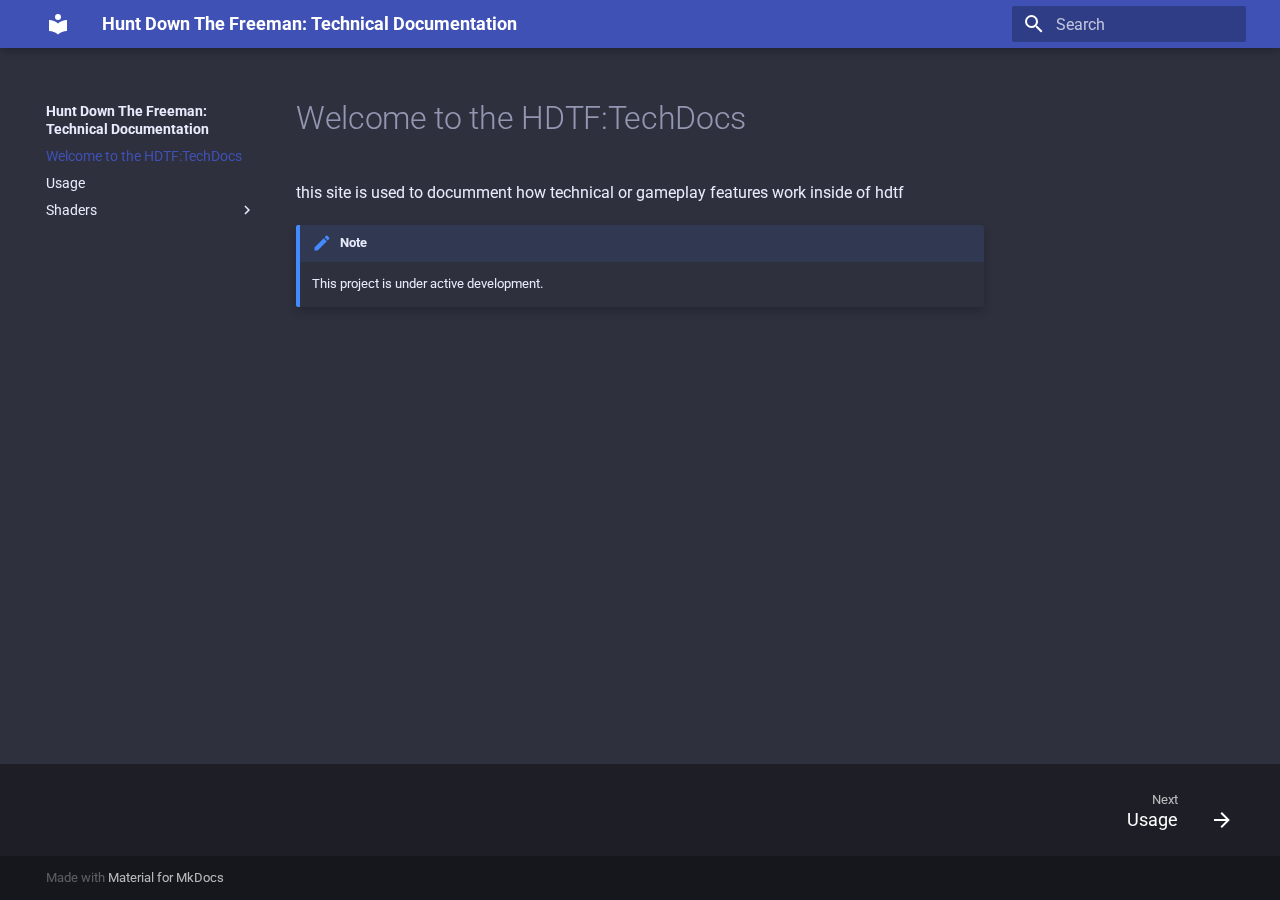
<file: site/index.html>
<!doctype html>
<html lang="en" class="no-js">
  <head>
    
      <meta charset="utf-8">
      <meta name="viewport" content="width=device-width,initial-scale=1">
      
      
      
      <link rel="icon" href="assets/images/favicon.png">
      <meta name="generator" content="mkdocs-1.3.1, mkdocs-material-8.3.9">
    
    
      
        <title>Hunt Down The Freeman: Technical Documentation</title>
      
    
    
      <link rel="stylesheet" href="assets/stylesheets/main.1d29e8d0.min.css">
      
        
        <link rel="stylesheet" href="assets/stylesheets/palette.cbb835fc.min.css">
        
      
      
    
    
    
      
        
        
        <link rel="preconnect" href="https://fonts.gstatic.com" crossorigin>
        <link rel="stylesheet" href="https://fonts.googleapis.com/css?family=Roboto:300,300i,400,400i,700,700i%7CRoboto+Mono:400,400i,700,700i&display=fallback">
        <style>:root{--md-text-font:"Roboto";--md-code-font:"Roboto Mono"}</style>
      
    
    
    <script>__md_scope=new URL(".",location),__md_get=(e,_=localStorage,t=__md_scope)=>JSON.parse(_.getItem(t.pathname+"."+e)),__md_set=(e,_,t=localStorage,a=__md_scope)=>{try{t.setItem(a.pathname+"."+e,JSON.stringify(_))}catch(e){}}</script>
    
      

    
    
  </head>
  
  
    
    
    
    
    
    <body dir="ltr" data-md-color-scheme="slate" data-md-color-primary="" data-md-color-accent="">
  
    
    
    <input class="md-toggle" data-md-toggle="drawer" type="checkbox" id="__drawer" autocomplete="off">
    <input class="md-toggle" data-md-toggle="search" type="checkbox" id="__search" autocomplete="off">
    <label class="md-overlay" for="__drawer"></label>
    <div data-md-component="skip">
      
        
        <a href="#welcome-to-the-hdtftechdocs" class="md-skip">
          Skip to content
        </a>
      
    </div>
    <div data-md-component="announce">
      
    </div>
    
    
      

<header class="md-header" data-md-component="header">
  <nav class="md-header__inner md-grid" aria-label="Header">
    <a href="." title="Hunt Down The Freeman: Technical Documentation" class="md-header__button md-logo" aria-label="Hunt Down The Freeman: Technical Documentation" data-md-component="logo">
      
  
  <svg xmlns="http://www.w3.org/2000/svg" viewBox="0 0 24 24"><path d="M12 8a3 3 0 0 0 3-3 3 3 0 0 0-3-3 3 3 0 0 0-3 3 3 3 0 0 0 3 3m0 3.54C9.64 9.35 6.5 8 3 8v11c3.5 0 6.64 1.35 9 3.54 2.36-2.19 5.5-3.54 9-3.54V8c-3.5 0-6.64 1.35-9 3.54Z"/></svg>

    </a>
    <label class="md-header__button md-icon" for="__drawer">
      <svg xmlns="http://www.w3.org/2000/svg" viewBox="0 0 24 24"><path d="M3 6h18v2H3V6m0 5h18v2H3v-2m0 5h18v2H3v-2Z"/></svg>
    </label>
    <div class="md-header__title" data-md-component="header-title">
      <div class="md-header__ellipsis">
        <div class="md-header__topic">
          <span class="md-ellipsis">
            Hunt Down The Freeman: Technical Documentation
          </span>
        </div>
        <div class="md-header__topic" data-md-component="header-topic">
          <span class="md-ellipsis">
            
              Welcome to the HDTF:TechDocs
            
          </span>
        </div>
      </div>
    </div>
    
    
    
      <label class="md-header__button md-icon" for="__search">
        <svg xmlns="http://www.w3.org/2000/svg" viewBox="0 0 24 24"><path d="M9.5 3A6.5 6.5 0 0 1 16 9.5c0 1.61-.59 3.09-1.56 4.23l.27.27h.79l5 5-1.5 1.5-5-5v-.79l-.27-.27A6.516 6.516 0 0 1 9.5 16 6.5 6.5 0 0 1 3 9.5 6.5 6.5 0 0 1 9.5 3m0 2C7 5 5 7 5 9.5S7 14 9.5 14 14 12 14 9.5 12 5 9.5 5Z"/></svg>
      </label>
      <div class="md-search" data-md-component="search" role="dialog">
  <label class="md-search__overlay" for="__search"></label>
  <div class="md-search__inner" role="search">
    <form class="md-search__form" name="search">
      <input type="text" class="md-search__input" name="query" aria-label="Search" placeholder="Search" autocapitalize="off" autocorrect="off" autocomplete="off" spellcheck="false" data-md-component="search-query" required>
      <label class="md-search__icon md-icon" for="__search">
        <svg xmlns="http://www.w3.org/2000/svg" viewBox="0 0 24 24"><path d="M9.5 3A6.5 6.5 0 0 1 16 9.5c0 1.61-.59 3.09-1.56 4.23l.27.27h.79l5 5-1.5 1.5-5-5v-.79l-.27-.27A6.516 6.516 0 0 1 9.5 16 6.5 6.5 0 0 1 3 9.5 6.5 6.5 0 0 1 9.5 3m0 2C7 5 5 7 5 9.5S7 14 9.5 14 14 12 14 9.5 12 5 9.5 5Z"/></svg>
        <svg xmlns="http://www.w3.org/2000/svg" viewBox="0 0 24 24"><path d="M20 11v2H8l5.5 5.5-1.42 1.42L4.16 12l7.92-7.92L13.5 5.5 8 11h12Z"/></svg>
      </label>
      <nav class="md-search__options" aria-label="Search">
        
        <button type="reset" class="md-search__icon md-icon" aria-label="Clear" tabindex="-1">
          <svg xmlns="http://www.w3.org/2000/svg" viewBox="0 0 24 24"><path d="M19 6.41 17.59 5 12 10.59 6.41 5 5 6.41 10.59 12 5 17.59 6.41 19 12 13.41 17.59 19 19 17.59 13.41 12 19 6.41Z"/></svg>
        </button>
      </nav>
      
    </form>
    <div class="md-search__output">
      <div class="md-search__scrollwrap" data-md-scrollfix>
        <div class="md-search-result" data-md-component="search-result">
          <div class="md-search-result__meta">
            Initializing search
          </div>
          <ol class="md-search-result__list"></ol>
        </div>
      </div>
    </div>
  </div>
</div>
    
    
  </nav>
  
</header>
    
    <div class="md-container" data-md-component="container">
      
      
        
          
        
      
      <main class="md-main" data-md-component="main">
        <div class="md-main__inner md-grid">
          
            
              
              <div class="md-sidebar md-sidebar--primary" data-md-component="sidebar" data-md-type="navigation" >
                <div class="md-sidebar__scrollwrap">
                  <div class="md-sidebar__inner">
                    


<nav class="md-nav md-nav--primary" aria-label="Navigation" data-md-level="0">
  <label class="md-nav__title" for="__drawer">
    <a href="." title="Hunt Down The Freeman: Technical Documentation" class="md-nav__button md-logo" aria-label="Hunt Down The Freeman: Technical Documentation" data-md-component="logo">
      
  
  <svg xmlns="http://www.w3.org/2000/svg" viewBox="0 0 24 24"><path d="M12 8a3 3 0 0 0 3-3 3 3 0 0 0-3-3 3 3 0 0 0-3 3 3 3 0 0 0 3 3m0 3.54C9.64 9.35 6.5 8 3 8v11c3.5 0 6.64 1.35 9 3.54 2.36-2.19 5.5-3.54 9-3.54V8c-3.5 0-6.64 1.35-9 3.54Z"/></svg>

    </a>
    Hunt Down The Freeman: Technical Documentation
  </label>
  
  <ul class="md-nav__list" data-md-scrollfix>
    
      
      
      

  
  
    
  
  
    <li class="md-nav__item md-nav__item--active">
      
      <input class="md-nav__toggle md-toggle" data-md-toggle="toc" type="checkbox" id="__toc">
      
      
        
      
      
      <a href="." class="md-nav__link md-nav__link--active">
        Welcome to the HDTF:TechDocs
      </a>
      
    </li>
  

    
      
      
      

  
  
  
    <li class="md-nav__item">
      <a href="usage/" class="md-nav__link">
        Usage
      </a>
    </li>
  

    
      
      
      

  
  
  
    
    <li class="md-nav__item md-nav__item--nested">
      
      
        <input class="md-nav__toggle md-toggle" data-md-toggle="__nav_3" type="checkbox" id="__nav_3" >
      
      
      
      
        <label class="md-nav__link" for="__nav_3">
          Shaders
          <span class="md-nav__icon md-icon"></span>
        </label>
      
      <nav class="md-nav" aria-label="Shaders" data-md-level="1">
        <label class="md-nav__title" for="__nav_3">
          <span class="md-nav__icon md-icon"></span>
          Shaders
        </label>
        <ul class="md-nav__list" data-md-scrollfix>
          
            
              
  
  
  
    <li class="md-nav__item">
      <a href="Shaders/PBR/" class="md-nav__link">
        PBR
      </a>
    </li>
  

            
          
        </ul>
      </nav>
    </li>
  

    
  </ul>
</nav>
                  </div>
                </div>
              </div>
            
            
              
              <div class="md-sidebar md-sidebar--secondary" data-md-component="sidebar" data-md-type="toc" >
                <div class="md-sidebar__scrollwrap">
                  <div class="md-sidebar__inner">
                    

<nav class="md-nav md-nav--secondary" aria-label="Table of contents">
  
  
  
    
  
  
</nav>
                  </div>
                </div>
              </div>
            
          
          <div class="md-content" data-md-component="content">
            <article class="md-content__inner md-typeset">
              
                


<h1 id="welcome-to-the-hdtftechdocs">Welcome to the HDTF:TechDocs</h1>
<p>this site is used to documment how technical or gameplay features work inside of hdtf</p>
<div class="admonition note">
<p class="admonition-title">Note</p>
<p>This project is under active development.</p>
</div>

              
            </article>
            
          </div>
        </div>
        
      </main>
      
        <footer class="md-footer">
  
    
    <nav class="md-footer__inner md-grid" aria-label="Footer" >
      
      
        
        <a href="usage/" class="md-footer__link md-footer__link--next" aria-label="Next: Usage" rel="next">
          <div class="md-footer__title">
            <div class="md-ellipsis">
              <span class="md-footer__direction">
                Next
              </span>
              Usage
            </div>
          </div>
          <div class="md-footer__button md-icon">
            <svg xmlns="http://www.w3.org/2000/svg" viewBox="0 0 24 24"><path d="M4 11v2h12l-5.5 5.5 1.42 1.42L19.84 12l-7.92-7.92L10.5 5.5 16 11H4Z"/></svg>
          </div>
        </a>
      
    </nav>
  
  <div class="md-footer-meta md-typeset">
    <div class="md-footer-meta__inner md-grid">
      <div class="md-copyright">
  
  
    Made with
    <a href="https://squidfunk.github.io/mkdocs-material/" target="_blank" rel="noopener">
      Material for MkDocs
    </a>
  
</div>
      
    </div>
  </div>
</footer>
      
    </div>
    <div class="md-dialog" data-md-component="dialog">
      <div class="md-dialog__inner md-typeset"></div>
    </div>
    <script id="__config" type="application/json">{"base": ".", "features": [], "search": "assets/javascripts/workers/search.b97dbffb.min.js", "translations": {"clipboard.copied": "Copied to clipboard", "clipboard.copy": "Copy to clipboard", "search.config.lang": "en", "search.config.pipeline": "trimmer, stopWordFilter", "search.config.separator": "[\\s\\-]+", "search.placeholder": "Search", "search.result.more.one": "1 more on this page", "search.result.more.other": "# more on this page", "search.result.none": "No matching documents", "search.result.one": "1 matching document", "search.result.other": "# matching documents", "search.result.placeholder": "Type to start searching", "search.result.term.missing": "Missing", "select.version.title": "Select version"}}</script>
    
    
      <script src="assets/javascripts/bundle.6c7ad80a.min.js"></script>
      
    
  </body>
</html>
</file>
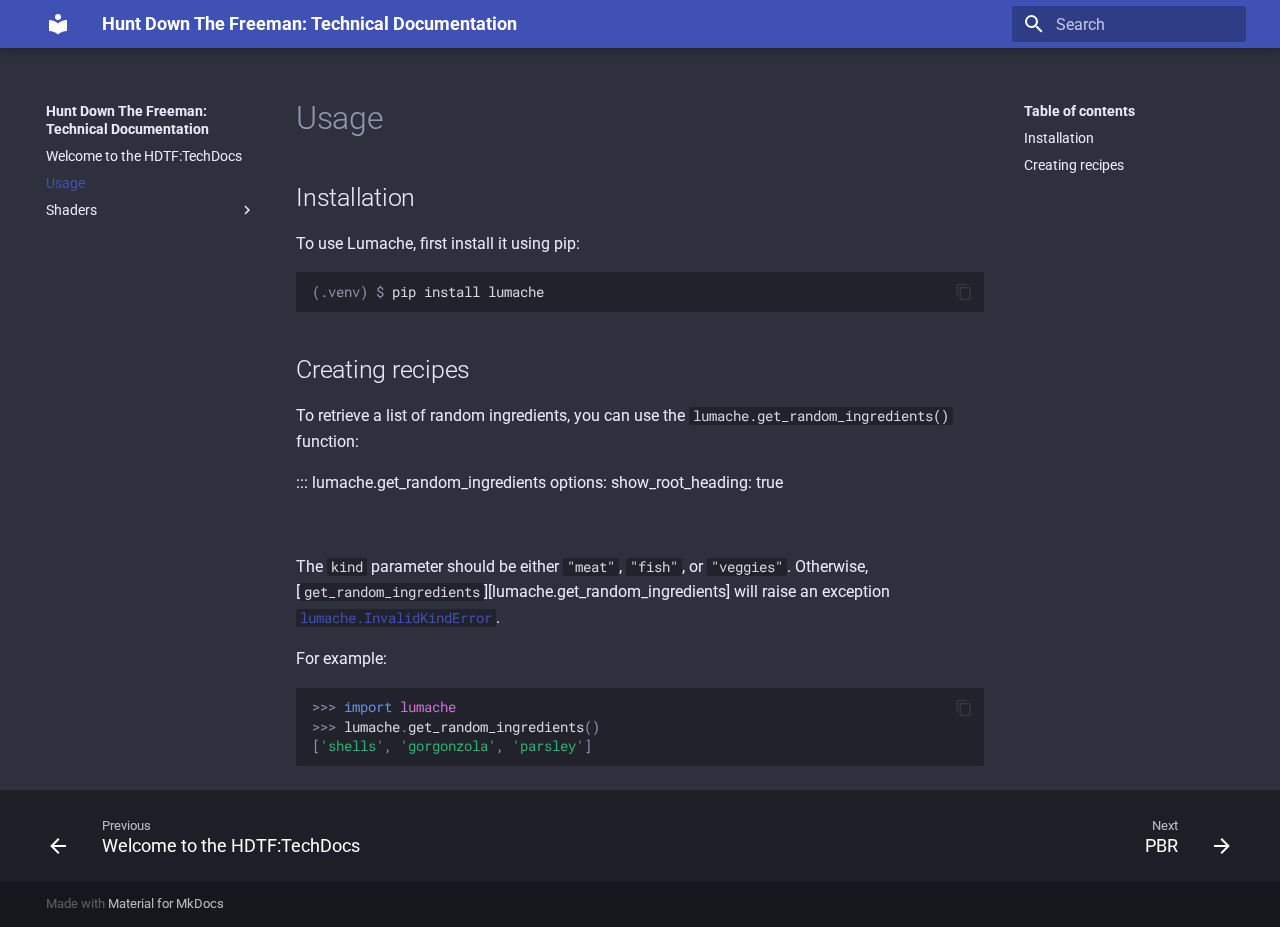
<file: site/usage/index.html>
<!doctype html>
<html lang="en" class="no-js">
  <head>
    
      <meta charset="utf-8">
      <meta name="viewport" content="width=device-width,initial-scale=1">
      
      
      
      <link rel="icon" href="../assets/images/favicon.png">
      <meta name="generator" content="mkdocs-1.3.1, mkdocs-material-8.3.9">
    
    
      
        <title>Usage - Hunt Down The Freeman: Technical Documentation</title>
      
    
    
      <link rel="stylesheet" href="../assets/stylesheets/main.1d29e8d0.min.css">
      
        
        <link rel="stylesheet" href="../assets/stylesheets/palette.cbb835fc.min.css">
        
      
      
    
    
    
      
        
        
        <link rel="preconnect" href="https://fonts.gstatic.com" crossorigin>
        <link rel="stylesheet" href="https://fonts.googleapis.com/css?family=Roboto:300,300i,400,400i,700,700i%7CRoboto+Mono:400,400i,700,700i&display=fallback">
        <style>:root{--md-text-font:"Roboto";--md-code-font:"Roboto Mono"}</style>
      
    
    
    <script>__md_scope=new URL("..",location),__md_get=(e,_=localStorage,t=__md_scope)=>JSON.parse(_.getItem(t.pathname+"."+e)),__md_set=(e,_,t=localStorage,a=__md_scope)=>{try{t.setItem(a.pathname+"."+e,JSON.stringify(_))}catch(e){}}</script>
    
      

    
    
  </head>
  
  
    
    
    
    
    
    <body dir="ltr" data-md-color-scheme="slate" data-md-color-primary="" data-md-color-accent="">
  
    
    
    <input class="md-toggle" data-md-toggle="drawer" type="checkbox" id="__drawer" autocomplete="off">
    <input class="md-toggle" data-md-toggle="search" type="checkbox" id="__search" autocomplete="off">
    <label class="md-overlay" for="__drawer"></label>
    <div data-md-component="skip">
      
        
        <a href="#usage" class="md-skip">
          Skip to content
        </a>
      
    </div>
    <div data-md-component="announce">
      
    </div>
    
    
      

<header class="md-header" data-md-component="header">
  <nav class="md-header__inner md-grid" aria-label="Header">
    <a href=".." title="Hunt Down The Freeman: Technical Documentation" class="md-header__button md-logo" aria-label="Hunt Down The Freeman: Technical Documentation" data-md-component="logo">
      
  
  <svg xmlns="http://www.w3.org/2000/svg" viewBox="0 0 24 24"><path d="M12 8a3 3 0 0 0 3-3 3 3 0 0 0-3-3 3 3 0 0 0-3 3 3 3 0 0 0 3 3m0 3.54C9.64 9.35 6.5 8 3 8v11c3.5 0 6.64 1.35 9 3.54 2.36-2.19 5.5-3.54 9-3.54V8c-3.5 0-6.64 1.35-9 3.54Z"/></svg>

    </a>
    <label class="md-header__button md-icon" for="__drawer">
      <svg xmlns="http://www.w3.org/2000/svg" viewBox="0 0 24 24"><path d="M3 6h18v2H3V6m0 5h18v2H3v-2m0 5h18v2H3v-2Z"/></svg>
    </label>
    <div class="md-header__title" data-md-component="header-title">
      <div class="md-header__ellipsis">
        <div class="md-header__topic">
          <span class="md-ellipsis">
            Hunt Down The Freeman: Technical Documentation
          </span>
        </div>
        <div class="md-header__topic" data-md-component="header-topic">
          <span class="md-ellipsis">
            
              Usage
            
          </span>
        </div>
      </div>
    </div>
    
    
    
      <label class="md-header__button md-icon" for="__search">
        <svg xmlns="http://www.w3.org/2000/svg" viewBox="0 0 24 24"><path d="M9.5 3A6.5 6.5 0 0 1 16 9.5c0 1.61-.59 3.09-1.56 4.23l.27.27h.79l5 5-1.5 1.5-5-5v-.79l-.27-.27A6.516 6.516 0 0 1 9.5 16 6.5 6.5 0 0 1 3 9.5 6.5 6.5 0 0 1 9.5 3m0 2C7 5 5 7 5 9.5S7 14 9.5 14 14 12 14 9.5 12 5 9.5 5Z"/></svg>
      </label>
      <div class="md-search" data-md-component="search" role="dialog">
  <label class="md-search__overlay" for="__search"></label>
  <div class="md-search__inner" role="search">
    <form class="md-search__form" name="search">
      <input type="text" class="md-search__input" name="query" aria-label="Search" placeholder="Search" autocapitalize="off" autocorrect="off" autocomplete="off" spellcheck="false" data-md-component="search-query" required>
      <label class="md-search__icon md-icon" for="__search">
        <svg xmlns="http://www.w3.org/2000/svg" viewBox="0 0 24 24"><path d="M9.5 3A6.5 6.5 0 0 1 16 9.5c0 1.61-.59 3.09-1.56 4.23l.27.27h.79l5 5-1.5 1.5-5-5v-.79l-.27-.27A6.516 6.516 0 0 1 9.5 16 6.5 6.5 0 0 1 3 9.5 6.5 6.5 0 0 1 9.5 3m0 2C7 5 5 7 5 9.5S7 14 9.5 14 14 12 14 9.5 12 5 9.5 5Z"/></svg>
        <svg xmlns="http://www.w3.org/2000/svg" viewBox="0 0 24 24"><path d="M20 11v2H8l5.5 5.5-1.42 1.42L4.16 12l7.92-7.92L13.5 5.5 8 11h12Z"/></svg>
      </label>
      <nav class="md-search__options" aria-label="Search">
        
        <button type="reset" class="md-search__icon md-icon" aria-label="Clear" tabindex="-1">
          <svg xmlns="http://www.w3.org/2000/svg" viewBox="0 0 24 24"><path d="M19 6.41 17.59 5 12 10.59 6.41 5 5 6.41 10.59 12 5 17.59 6.41 19 12 13.41 17.59 19 19 17.59 13.41 12 19 6.41Z"/></svg>
        </button>
      </nav>
      
    </form>
    <div class="md-search__output">
      <div class="md-search__scrollwrap" data-md-scrollfix>
        <div class="md-search-result" data-md-component="search-result">
          <div class="md-search-result__meta">
            Initializing search
          </div>
          <ol class="md-search-result__list"></ol>
        </div>
      </div>
    </div>
  </div>
</div>
    
    
  </nav>
  
</header>
    
    <div class="md-container" data-md-component="container">
      
      
        
          
        
      
      <main class="md-main" data-md-component="main">
        <div class="md-main__inner md-grid">
          
            
              
              <div class="md-sidebar md-sidebar--primary" data-md-component="sidebar" data-md-type="navigation" >
                <div class="md-sidebar__scrollwrap">
                  <div class="md-sidebar__inner">
                    


<nav class="md-nav md-nav--primary" aria-label="Navigation" data-md-level="0">
  <label class="md-nav__title" for="__drawer">
    <a href=".." title="Hunt Down The Freeman: Technical Documentation" class="md-nav__button md-logo" aria-label="Hunt Down The Freeman: Technical Documentation" data-md-component="logo">
      
  
  <svg xmlns="http://www.w3.org/2000/svg" viewBox="0 0 24 24"><path d="M12 8a3 3 0 0 0 3-3 3 3 0 0 0-3-3 3 3 0 0 0-3 3 3 3 0 0 0 3 3m0 3.54C9.64 9.35 6.5 8 3 8v11c3.5 0 6.64 1.35 9 3.54 2.36-2.19 5.5-3.54 9-3.54V8c-3.5 0-6.64 1.35-9 3.54Z"/></svg>

    </a>
    Hunt Down The Freeman: Technical Documentation
  </label>
  
  <ul class="md-nav__list" data-md-scrollfix>
    
      
      
      

  
  
  
    <li class="md-nav__item">
      <a href=".." class="md-nav__link">
        Welcome to the HDTF:TechDocs
      </a>
    </li>
  

    
      
      
      

  
  
    
  
  
    <li class="md-nav__item md-nav__item--active">
      
      <input class="md-nav__toggle md-toggle" data-md-toggle="toc" type="checkbox" id="__toc">
      
      
        
      
      
        <label class="md-nav__link md-nav__link--active" for="__toc">
          Usage
          <span class="md-nav__icon md-icon"></span>
        </label>
      
      <a href="./" class="md-nav__link md-nav__link--active">
        Usage
      </a>
      
        

<nav class="md-nav md-nav--secondary" aria-label="Table of contents">
  
  
  
    
  
  
    <label class="md-nav__title" for="__toc">
      <span class="md-nav__icon md-icon"></span>
      Table of contents
    </label>
    <ul class="md-nav__list" data-md-component="toc" data-md-scrollfix>
      
        <li class="md-nav__item">
  <a href="#installation" class="md-nav__link">
    Installation
  </a>
  
</li>
      
        <li class="md-nav__item">
  <a href="#creating-recipes" class="md-nav__link">
    Creating recipes
  </a>
  
</li>
      
    </ul>
  
</nav>
      
    </li>
  

    
      
      
      

  
  
  
    
    <li class="md-nav__item md-nav__item--nested">
      
      
        <input class="md-nav__toggle md-toggle" data-md-toggle="__nav_3" type="checkbox" id="__nav_3" >
      
      
      
      
        <label class="md-nav__link" for="__nav_3">
          Shaders
          <span class="md-nav__icon md-icon"></span>
        </label>
      
      <nav class="md-nav" aria-label="Shaders" data-md-level="1">
        <label class="md-nav__title" for="__nav_3">
          <span class="md-nav__icon md-icon"></span>
          Shaders
        </label>
        <ul class="md-nav__list" data-md-scrollfix>
          
            
              
  
  
  
    <li class="md-nav__item">
      <a href="../Shaders/PBR/" class="md-nav__link">
        PBR
      </a>
    </li>
  

            
          
        </ul>
      </nav>
    </li>
  

    
  </ul>
</nav>
                  </div>
                </div>
              </div>
            
            
              
              <div class="md-sidebar md-sidebar--secondary" data-md-component="sidebar" data-md-type="toc" >
                <div class="md-sidebar__scrollwrap">
                  <div class="md-sidebar__inner">
                    

<nav class="md-nav md-nav--secondary" aria-label="Table of contents">
  
  
  
    
  
  
    <label class="md-nav__title" for="__toc">
      <span class="md-nav__icon md-icon"></span>
      Table of contents
    </label>
    <ul class="md-nav__list" data-md-component="toc" data-md-scrollfix>
      
        <li class="md-nav__item">
  <a href="#installation" class="md-nav__link">
    Installation
  </a>
  
</li>
      
        <li class="md-nav__item">
  <a href="#creating-recipes" class="md-nav__link">
    Creating recipes
  </a>
  
</li>
      
    </ul>
  
</nav>
                  </div>
                </div>
              </div>
            
          
          <div class="md-content" data-md-component="content">
            <article class="md-content__inner md-typeset">
              
                


<h1 id="usage">Usage</h1>
<h2 id="installation">Installation</h2>
<p>To use Lumache, first install it using pip:</p>
<div class="highlight"><pre><span></span><code><a id="__codelineno-0-1" name="__codelineno-0-1" href="#__codelineno-0-1"></a><span class="gp gp-VirtualEnv">(.venv)</span> <span class="gp">$ </span>pip install lumache
</code></pre></div>
<h2 id="creating-recipes">Creating recipes</h2>
<p>To retrieve a list of random ingredients, you can use the
<code>lumache.get_random_ingredients()</code> function:</p>
<p>::: lumache.get_random_ingredients
    options:
      show_root_heading: true</p>
<p><br></p>
<p>The <code>kind</code> parameter should be either <code>"meat"</code>, <code>"fish"</code>, or <code>"veggies"</code>.
Otherwise, [<code>get_random_ingredients</code>][lumache.get_random_ingredients] will raise an exception <a href="/api#lumache.InvalidKindError"><code>lumache.InvalidKindError</code></a>.</p>
<p>For example:</p>
<div class="highlight"><pre><span></span><code><a id="__codelineno-1-1" name="__codelineno-1-1" href="#__codelineno-1-1"></a><span class="o">&gt;&gt;&gt;</span> <span class="kn">import</span> <span class="nn">lumache</span>
<a id="__codelineno-1-2" name="__codelineno-1-2" href="#__codelineno-1-2"></a><span class="o">&gt;&gt;&gt;</span> <span class="n">lumache</span><span class="o">.</span><span class="n">get_random_ingredients</span><span class="p">()</span>
<a id="__codelineno-1-3" name="__codelineno-1-3" href="#__codelineno-1-3"></a><span class="p">[</span><span class="s1">&#39;shells&#39;</span><span class="p">,</span> <span class="s1">&#39;gorgonzola&#39;</span><span class="p">,</span> <span class="s1">&#39;parsley&#39;</span><span class="p">]</span>
</code></pre></div>

              
            </article>
            
          </div>
        </div>
        
      </main>
      
        <footer class="md-footer">
  
    
    <nav class="md-footer__inner md-grid" aria-label="Footer" >
      
        
        <a href=".." class="md-footer__link md-footer__link--prev" aria-label="Previous: Welcome to the HDTF:TechDocs" rel="prev">
          <div class="md-footer__button md-icon">
            <svg xmlns="http://www.w3.org/2000/svg" viewBox="0 0 24 24"><path d="M20 11v2H8l5.5 5.5-1.42 1.42L4.16 12l7.92-7.92L13.5 5.5 8 11h12Z"/></svg>
          </div>
          <div class="md-footer__title">
            <div class="md-ellipsis">
              <span class="md-footer__direction">
                Previous
              </span>
              Welcome to the HDTF:TechDocs
            </div>
          </div>
        </a>
      
      
        
        <a href="../Shaders/PBR/" class="md-footer__link md-footer__link--next" aria-label="Next: PBR" rel="next">
          <div class="md-footer__title">
            <div class="md-ellipsis">
              <span class="md-footer__direction">
                Next
              </span>
              PBR
            </div>
          </div>
          <div class="md-footer__button md-icon">
            <svg xmlns="http://www.w3.org/2000/svg" viewBox="0 0 24 24"><path d="M4 11v2h12l-5.5 5.5 1.42 1.42L19.84 12l-7.92-7.92L10.5 5.5 16 11H4Z"/></svg>
          </div>
        </a>
      
    </nav>
  
  <div class="md-footer-meta md-typeset">
    <div class="md-footer-meta__inner md-grid">
      <div class="md-copyright">
  
  
    Made with
    <a href="https://squidfunk.github.io/mkdocs-material/" target="_blank" rel="noopener">
      Material for MkDocs
    </a>
  
</div>
      
    </div>
  </div>
</footer>
      
    </div>
    <div class="md-dialog" data-md-component="dialog">
      <div class="md-dialog__inner md-typeset"></div>
    </div>
    <script id="__config" type="application/json">{"base": "..", "features": [], "search": "../assets/javascripts/workers/search.b97dbffb.min.js", "translations": {"clipboard.copied": "Copied to clipboard", "clipboard.copy": "Copy to clipboard", "search.config.lang": "en", "search.config.pipeline": "trimmer, stopWordFilter", "search.config.separator": "[\\s\\-]+", "search.placeholder": "Search", "search.result.more.one": "1 more on this page", "search.result.more.other": "# more on this page", "search.result.none": "No matching documents", "search.result.one": "1 matching document", "search.result.other": "# matching documents", "search.result.placeholder": "Type to start searching", "search.result.term.missing": "Missing", "select.version.title": "Select version"}}</script>
    
    
      <script src="../assets/javascripts/bundle.6c7ad80a.min.js"></script>
      
    
  </body>
</html>
</file>
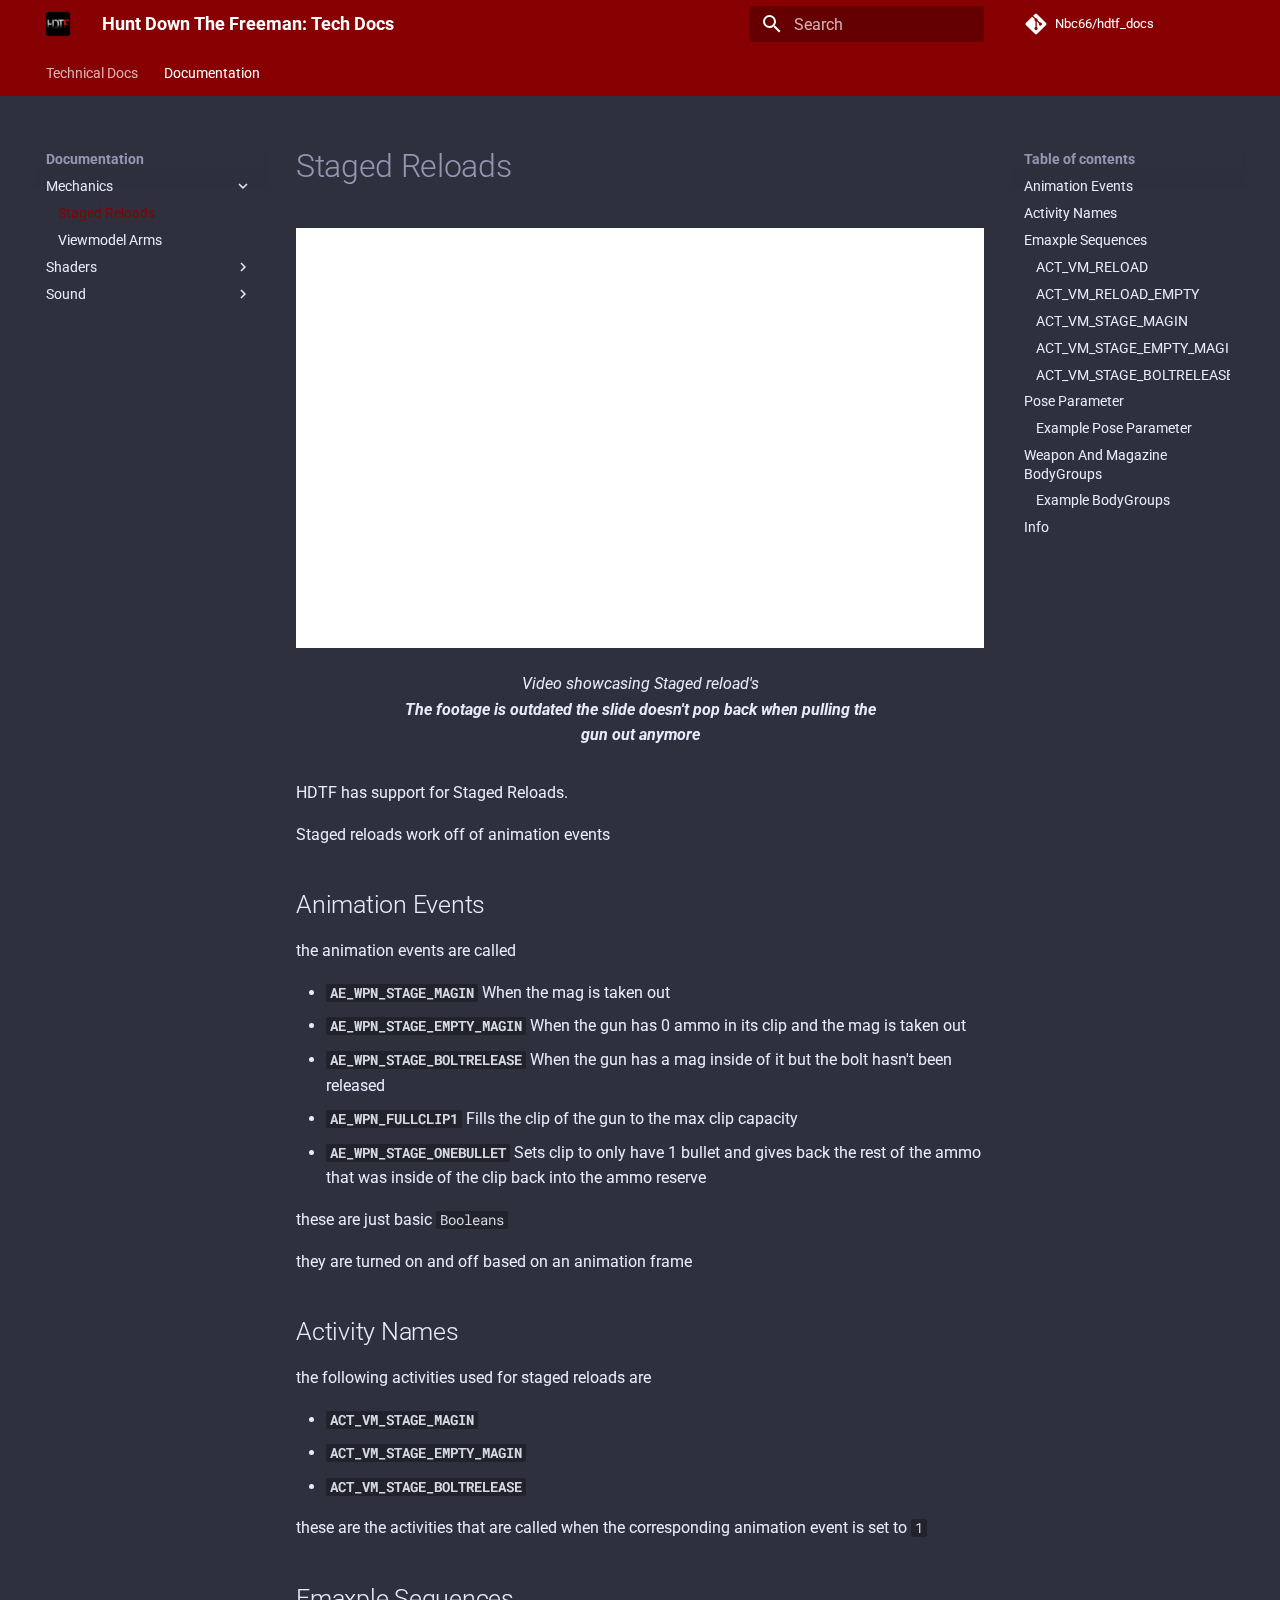
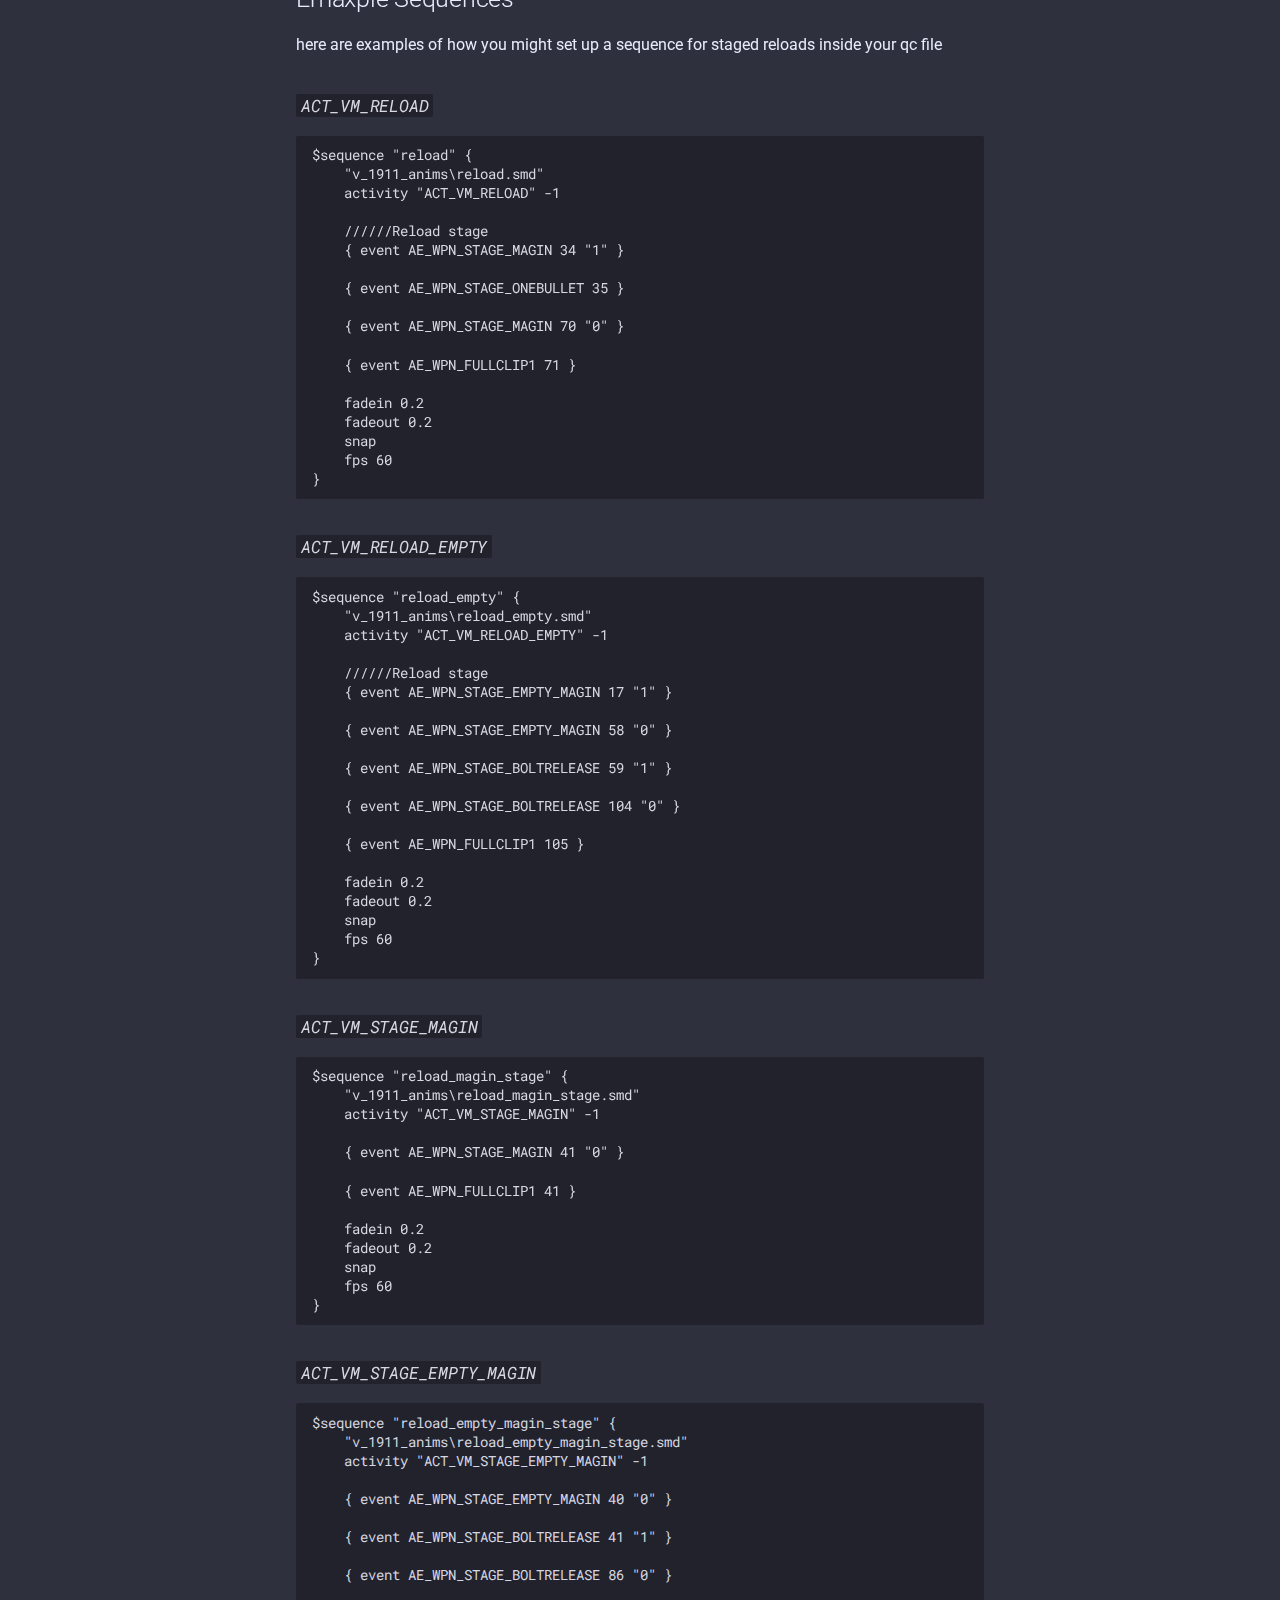
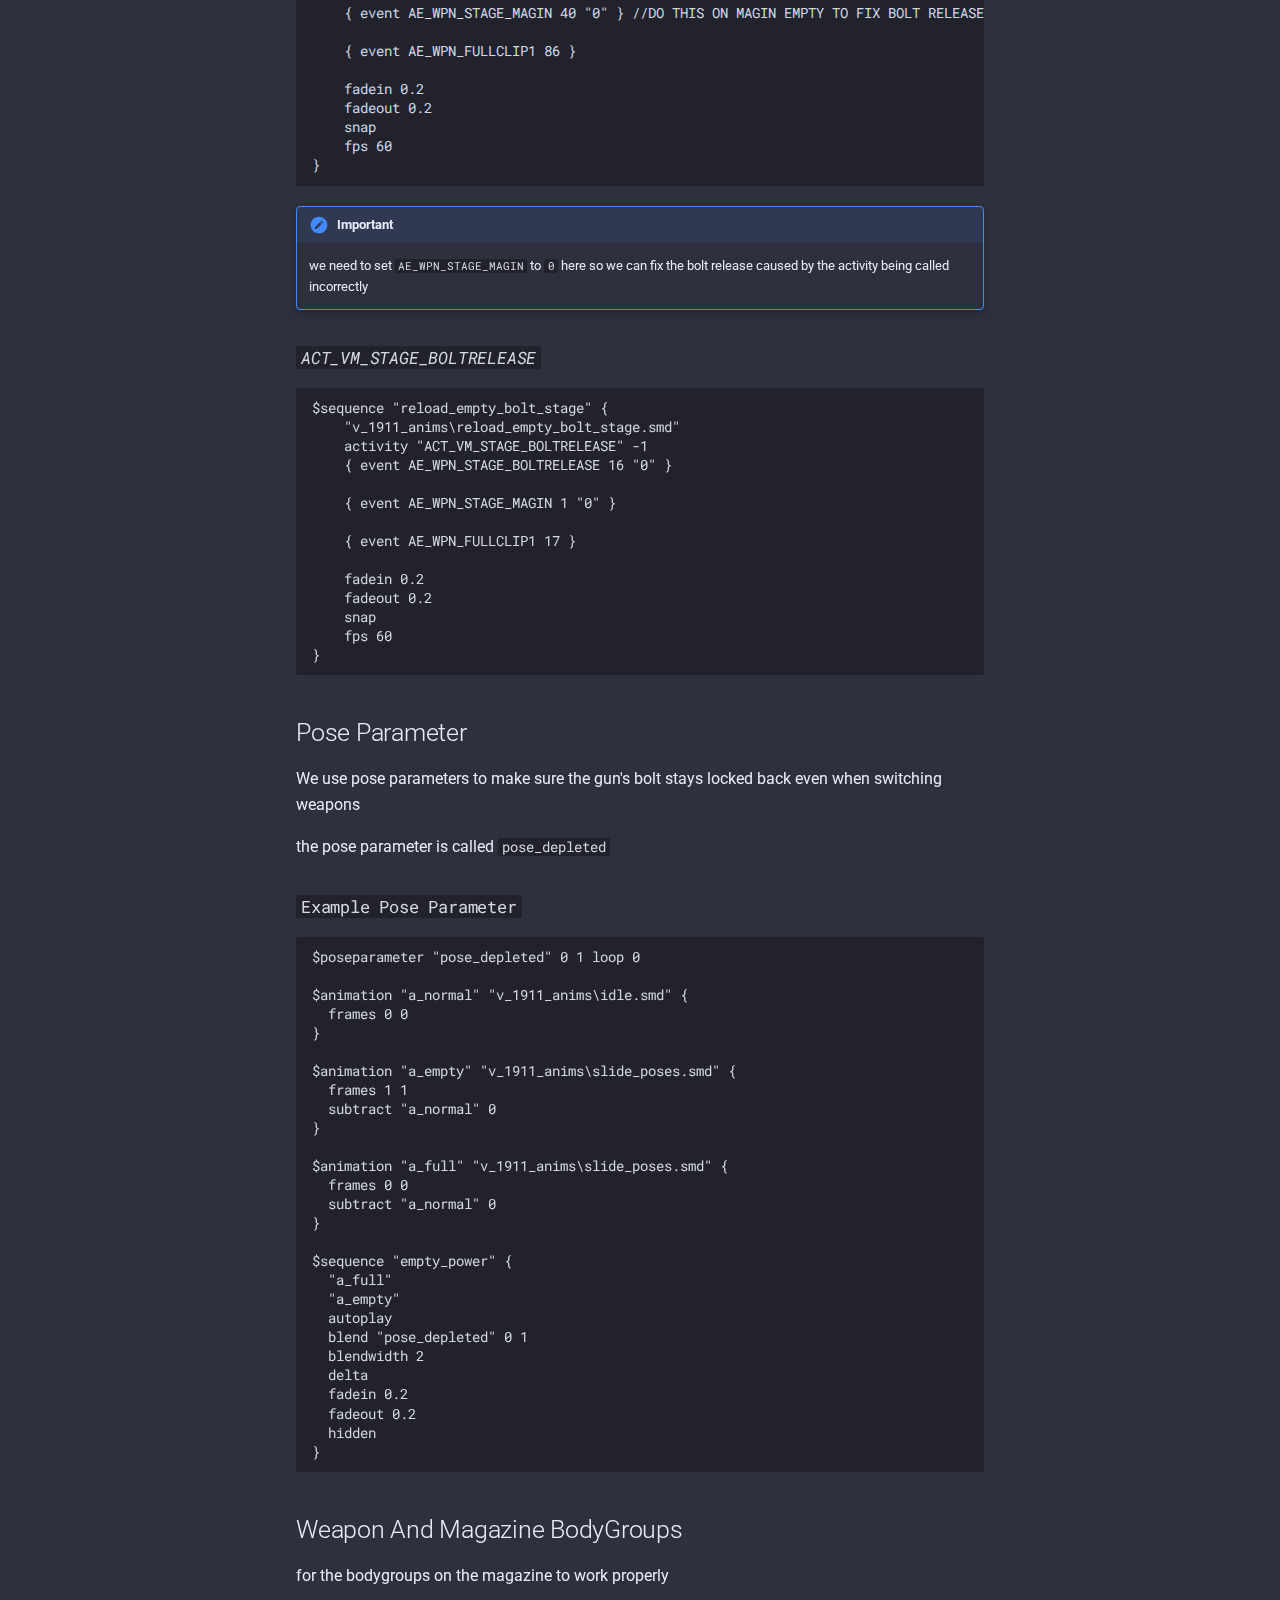
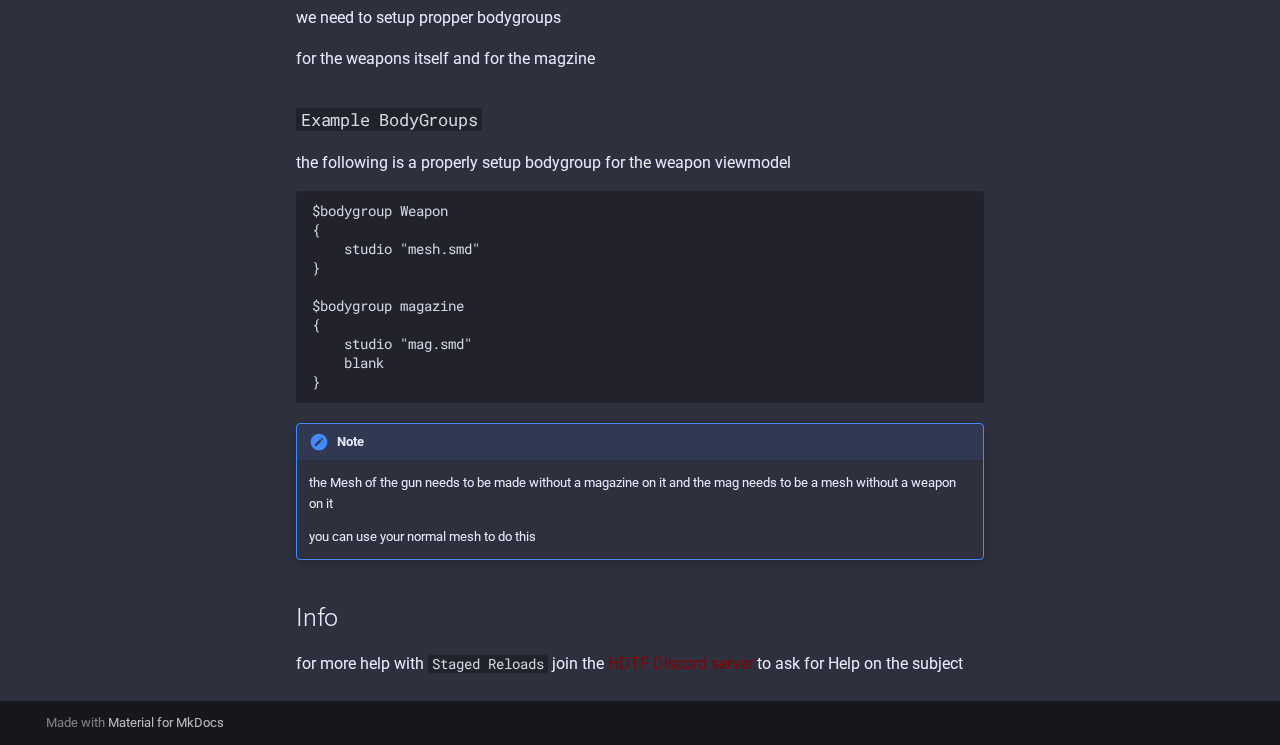
<file: documentation/Mechanics/Staged Reloads/index.html>
<!doctype html>
<html lang="en" class="no-js">
  <head>
    
      <meta charset="utf-8">
      <meta name="viewport" content="width=device-width,initial-scale=1">
      
        <meta name="description" content="Explaining how Staged Reloads in HDTF work">
      
      
        <meta name="author" content="Nbc66">
      
      
        <link rel="canonical" href="https://nbc66.github.io/hdtf_docs/documentation/Mechanics/Staged%20Reloads/">
      
      
        <link rel="prev" href="../../..">
      
      
        <link rel="next" href="../Viewmodel%20Arms/">
      
      <link rel="icon" href="../../../images/icon/hdtf_icon.jpg">
      <meta name="generator" content="mkdocs-1.4.3, mkdocs-material-9.1.19">
    
    
      
        <title>Staged Reloads - Hunt Down The Freeman: Tech Docs</title>
      
    
    
      <link rel="stylesheet" href="../../../assets/stylesheets/main.eebd395e.min.css">
      
        
        <link rel="stylesheet" href="../../../assets/stylesheets/palette.ecc896b0.min.css">
      
      

    
    
    
      
        
        
        <link rel="preconnect" href="https://fonts.gstatic.com" crossorigin>
        <link rel="stylesheet" href="https://fonts.googleapis.com/css?family=Roboto:300,300i,400,400i,700,700i%7CRoboto+Mono:400,400i,700,700i&display=fallback">
        <style>:root{--md-text-font:"Roboto";--md-code-font:"Roboto Mono"}</style>
      
    
    
      <link rel="stylesheet" href="../../../stylesheets/extra.css">
    
    <script>__md_scope=new URL("../../..",location),__md_hash=e=>[...e].reduce((e,_)=>(e<<5)-e+_.charCodeAt(0),0),__md_get=(e,_=localStorage,t=__md_scope)=>JSON.parse(_.getItem(t.pathname+"."+e)),__md_set=(e,_,t=localStorage,a=__md_scope)=>{try{t.setItem(a.pathname+"."+e,JSON.stringify(_))}catch(e){}}</script>
    
      

    
    
    
    
        <meta property="og:title" content="HDTF:DOCS - Mechanics: Staged Reloads" />
    
    

    
        <meta property="og:type" content="website" />
    

    <meta property="og:url" content="https://nbc66.github.io/hdtf_docs/documentation/Mechanics/Staged%20Reloads/" />

    
    
        <meta property="og:image:url" content="https://nbc66.github.io/hdtf_docs/images/icon/hdtf_icon.jpg" />
        <meta property="twitter:image" content="https://nbc66.github.io/hdtf_docs/images/icon/hdtf_icon.jpg" />
    

    
        <meta property="og:image:type" content="image/png" />
    

    
        <meta property="og:description" content="Explaining how Staged Reloads in HDTF work">
    

    <meta property="og:locale" content="en-GB" />

   <link href="../../../assets/stylesheets/glightbox.min.css" rel="stylesheet"/><style>
        html.glightbox-open { overflow: initial; height: 100%; }
        .gslide-title { margin-top: 0px; user-select: text; }
        .gslide-desc { color: #666; user-select: text; }
        .gslide-image img { background: white; }
        
            .gscrollbar-fixer { padding-right: 15px; }
            .gdesc-inner { font-size: 0.75rem; }
            body[data-md-color-scheme="slate"] .gdesc-inner { background: var(--md-default-bg-color);}
            body[data-md-color-scheme="slate"] .gslide-title { color: var(--md-default-fg-color);}
            body[data-md-color-scheme="slate"] .gslide-desc { color: var(--md-default-fg-color);}
            </style> <script src="../../../assets/javascripts/glightbox.min.js"></script></head>
  
  
    
    
    
    
    
    <body dir="ltr" data-md-color-scheme="slate" data-md-color-primary="custom" data-md-color-accent="red">
  
    
    
    <input class="md-toggle" data-md-toggle="drawer" type="checkbox" id="__drawer" autocomplete="off">
    <input class="md-toggle" data-md-toggle="search" type="checkbox" id="__search" autocomplete="off">
    <label class="md-overlay" for="__drawer"></label>
    <div data-md-component="skip">
      
        
        <a href="#staged-reloads" class="md-skip">
          Skip to content
        </a>
      
    </div>
    <div data-md-component="announce">
      
    </div>
    
    
      

<header class="md-header" data-md-component="header">
  <nav class="md-header__inner md-grid" aria-label="Header">
    <a href="../../.." title="Hunt Down The Freeman: Tech Docs" class="md-header__button md-logo" aria-label="Hunt Down The Freeman: Tech Docs" data-md-component="logo">
      
  <img src="../../../images/icon/hdtf_icon.jpg" alt="logo">

    </a>
    <label class="md-header__button md-icon" for="__drawer">
      <svg xmlns="http://www.w3.org/2000/svg" viewBox="0 0 24 24"><path d="M3 6h18v2H3V6m0 5h18v2H3v-2m0 5h18v2H3v-2Z"/></svg>
    </label>
    <div class="md-header__title" data-md-component="header-title">
      <div class="md-header__ellipsis">
        <div class="md-header__topic">
          <span class="md-ellipsis">
            Hunt Down The Freeman: Tech Docs
          </span>
        </div>
        <div class="md-header__topic" data-md-component="header-topic">
          <span class="md-ellipsis">
            
              Staged Reloads
            
          </span>
        </div>
      </div>
    </div>
    
      
    
    
    
      <label class="md-header__button md-icon" for="__search">
        <svg xmlns="http://www.w3.org/2000/svg" viewBox="0 0 24 24"><path d="M9.5 3A6.5 6.5 0 0 1 16 9.5c0 1.61-.59 3.09-1.56 4.23l.27.27h.79l5 5-1.5 1.5-5-5v-.79l-.27-.27A6.516 6.516 0 0 1 9.5 16 6.5 6.5 0 0 1 3 9.5 6.5 6.5 0 0 1 9.5 3m0 2C7 5 5 7 5 9.5S7 14 9.5 14 14 12 14 9.5 12 5 9.5 5Z"/></svg>
      </label>
      <div class="md-search" data-md-component="search" role="dialog">
  <label class="md-search__overlay" for="__search"></label>
  <div class="md-search__inner" role="search">
    <form class="md-search__form" name="search">
      <input type="text" class="md-search__input" name="query" aria-label="Search" placeholder="Search" autocapitalize="off" autocorrect="off" autocomplete="off" spellcheck="false" data-md-component="search-query" required>
      <label class="md-search__icon md-icon" for="__search">
        <svg xmlns="http://www.w3.org/2000/svg" viewBox="0 0 24 24"><path d="M9.5 3A6.5 6.5 0 0 1 16 9.5c0 1.61-.59 3.09-1.56 4.23l.27.27h.79l5 5-1.5 1.5-5-5v-.79l-.27-.27A6.516 6.516 0 0 1 9.5 16 6.5 6.5 0 0 1 3 9.5 6.5 6.5 0 0 1 9.5 3m0 2C7 5 5 7 5 9.5S7 14 9.5 14 14 12 14 9.5 12 5 9.5 5Z"/></svg>
        <svg xmlns="http://www.w3.org/2000/svg" viewBox="0 0 24 24"><path d="M20 11v2H8l5.5 5.5-1.42 1.42L4.16 12l7.92-7.92L13.5 5.5 8 11h12Z"/></svg>
      </label>
      <nav class="md-search__options" aria-label="Search">
        
        <button type="reset" class="md-search__icon md-icon" title="Clear" aria-label="Clear" tabindex="-1">
          <svg xmlns="http://www.w3.org/2000/svg" viewBox="0 0 24 24"><path d="M19 6.41 17.59 5 12 10.59 6.41 5 5 6.41 10.59 12 5 17.59 6.41 19 12 13.41 17.59 19 19 17.59 13.41 12 19 6.41Z"/></svg>
        </button>
      </nav>
      
    </form>
    <div class="md-search__output">
      <div class="md-search__scrollwrap" data-md-scrollfix>
        <div class="md-search-result" data-md-component="search-result">
          <div class="md-search-result__meta">
            Initializing search
          </div>
          <ol class="md-search-result__list" role="presentation"></ol>
        </div>
      </div>
    </div>
  </div>
</div>
    
    
      <div class="md-header__source">
        <a href="https://github.com/Nbc66/hdtf_docs" title="Go to repository" class="md-source" data-md-component="source">
  <div class="md-source__icon md-icon">
    
    <svg xmlns="http://www.w3.org/2000/svg" viewBox="0 0 448 512"><!--! Font Awesome Free 6.4.0 by @fontawesome - https://fontawesome.com License - https://fontawesome.com/license/free (Icons: CC BY 4.0, Fonts: SIL OFL 1.1, Code: MIT License) Copyright 2023 Fonticons, Inc.--><path d="M439.55 236.05 244 40.45a28.87 28.87 0 0 0-40.81 0l-40.66 40.63 51.52 51.52c27.06-9.14 52.68 16.77 43.39 43.68l49.66 49.66c34.23-11.8 61.18 31 35.47 56.69-26.49 26.49-70.21-2.87-56-37.34L240.22 199v121.85c25.3 12.54 22.26 41.85 9.08 55a34.34 34.34 0 0 1-48.55 0c-17.57-17.6-11.07-46.91 11.25-56v-123c-20.8-8.51-24.6-30.74-18.64-45L142.57 101 8.45 235.14a28.86 28.86 0 0 0 0 40.81l195.61 195.6a28.86 28.86 0 0 0 40.8 0l194.69-194.69a28.86 28.86 0 0 0 0-40.81z"/></svg>
  </div>
  <div class="md-source__repository">
    Nbc66/hdtf_docs
  </div>
</a>
      </div>
    
  </nav>
  
</header>
    
    <div class="md-container" data-md-component="container">
      
      
        
          
            
<nav class="md-tabs" aria-label="Tabs" data-md-component="tabs">
  <div class="md-grid">
    <ul class="md-tabs__list">
      
        
  
  


  <li class="md-tabs__item">
    <a href="../../.." class="md-tabs__link">
      Technical Docs
    </a>
  </li>

      
        
  
  
    
  


  
  
  
    

  
  
  
    <li class="md-tabs__item">
      <a href="./" class="md-tabs__link md-tabs__link--active">
        Documentation
      </a>
    </li>
  

  

      
    </ul>
  </div>
</nav>
          
        
      
      <main class="md-main" data-md-component="main">
        <div class="md-main__inner md-grid">
          
            
              
              <div class="md-sidebar md-sidebar--primary" data-md-component="sidebar" data-md-type="navigation" >
                <div class="md-sidebar__scrollwrap">
                  <div class="md-sidebar__inner">
                    

  


<nav class="md-nav md-nav--primary md-nav--lifted" aria-label="Navigation" data-md-level="0">
  <label class="md-nav__title" for="__drawer">
    <a href="../../.." title="Hunt Down The Freeman: Tech Docs" class="md-nav__button md-logo" aria-label="Hunt Down The Freeman: Tech Docs" data-md-component="logo">
      
  <img src="../../../images/icon/hdtf_icon.jpg" alt="logo">

    </a>
    Hunt Down The Freeman: Tech Docs
  </label>
  
    <div class="md-nav__source">
      <a href="https://github.com/Nbc66/hdtf_docs" title="Go to repository" class="md-source" data-md-component="source">
  <div class="md-source__icon md-icon">
    
    <svg xmlns="http://www.w3.org/2000/svg" viewBox="0 0 448 512"><!--! Font Awesome Free 6.4.0 by @fontawesome - https://fontawesome.com License - https://fontawesome.com/license/free (Icons: CC BY 4.0, Fonts: SIL OFL 1.1, Code: MIT License) Copyright 2023 Fonticons, Inc.--><path d="M439.55 236.05 244 40.45a28.87 28.87 0 0 0-40.81 0l-40.66 40.63 51.52 51.52c27.06-9.14 52.68 16.77 43.39 43.68l49.66 49.66c34.23-11.8 61.18 31 35.47 56.69-26.49 26.49-70.21-2.87-56-37.34L240.22 199v121.85c25.3 12.54 22.26 41.85 9.08 55a34.34 34.34 0 0 1-48.55 0c-17.57-17.6-11.07-46.91 11.25-56v-123c-20.8-8.51-24.6-30.74-18.64-45L142.57 101 8.45 235.14a28.86 28.86 0 0 0 0 40.81l195.61 195.6a28.86 28.86 0 0 0 40.8 0l194.69-194.69a28.86 28.86 0 0 0 0-40.81z"/></svg>
  </div>
  <div class="md-source__repository">
    Nbc66/hdtf_docs
  </div>
</a>
    </div>
  
  <ul class="md-nav__list" data-md-scrollfix>
    
      
      
      

  
  
  
    <li class="md-nav__item">
      <a href="../../.." class="md-nav__link">
        Technical Docs
      </a>
    </li>
  

    
      
      
      

  
  
    
  
  
    
    <li class="md-nav__item md-nav__item--active md-nav__item--nested">
      
      
      
      
      <input class="md-nav__toggle md-toggle " type="checkbox" id="__nav_2" checked>
      
      
      
        <label class="md-nav__link" for="__nav_2" id="__nav_2_label" tabindex="0">
          Documentation
          <span class="md-nav__icon md-icon"></span>
        </label>
      
      <nav class="md-nav" data-md-level="1" aria-labelledby="__nav_2_label" aria-expanded="true">
        <label class="md-nav__title" for="__nav_2">
          <span class="md-nav__icon md-icon"></span>
          Documentation
        </label>
        <ul class="md-nav__list" data-md-scrollfix>
          
            
              
  
  
    
  
  
    
    <li class="md-nav__item md-nav__item--active md-nav__item--nested">
      
      
      
      
      <input class="md-nav__toggle md-toggle " type="checkbox" id="__nav_2_1" checked>
      
      
      
        <label class="md-nav__link" for="__nav_2_1" id="__nav_2_1_label" tabindex="0">
          Mechanics
          <span class="md-nav__icon md-icon"></span>
        </label>
      
      <nav class="md-nav" data-md-level="2" aria-labelledby="__nav_2_1_label" aria-expanded="true">
        <label class="md-nav__title" for="__nav_2_1">
          <span class="md-nav__icon md-icon"></span>
          Mechanics
        </label>
        <ul class="md-nav__list" data-md-scrollfix>
          
            
              
  
  
    
  
  
    <li class="md-nav__item md-nav__item--active">
      
      <input class="md-nav__toggle md-toggle" type="checkbox" id="__toc">
      
      
        
      
      
        <label class="md-nav__link md-nav__link--active" for="__toc">
          Staged Reloads
          <span class="md-nav__icon md-icon"></span>
        </label>
      
      <a href="./" class="md-nav__link md-nav__link--active">
        Staged Reloads
      </a>
      
        

<nav class="md-nav md-nav--secondary" aria-label="Table of contents">
  
  
  
    
  
  
    <label class="md-nav__title" for="__toc">
      <span class="md-nav__icon md-icon"></span>
      Table of contents
    </label>
    <ul class="md-nav__list" data-md-component="toc" data-md-scrollfix>
      
        <li class="md-nav__item">
  <a href="#animation-events" class="md-nav__link">
    Animation Events
  </a>
  
</li>
      
        <li class="md-nav__item">
  <a href="#activity-names" class="md-nav__link">
    Activity Names
  </a>
  
</li>
      
        <li class="md-nav__item">
  <a href="#emaxple-sequences" class="md-nav__link">
    Emaxple Sequences
  </a>
  
    <nav class="md-nav" aria-label="Emaxple Sequences">
      <ul class="md-nav__list">
        
          <li class="md-nav__item">
  <a href="#act_vm_reload" class="md-nav__link">
    ACT_VM_RELOAD
  </a>
  
</li>
        
          <li class="md-nav__item">
  <a href="#act_vm_reload_empty" class="md-nav__link">
    ACT_VM_RELOAD_EMPTY
  </a>
  
</li>
        
          <li class="md-nav__item">
  <a href="#act_vm_stage_magin" class="md-nav__link">
    ACT_VM_STAGE_MAGIN
  </a>
  
</li>
        
          <li class="md-nav__item">
  <a href="#act_vm_stage_empty_magin" class="md-nav__link">
    ACT_VM_STAGE_EMPTY_MAGIN
  </a>
  
</li>
        
          <li class="md-nav__item">
  <a href="#act_vm_stage_boltrelease" class="md-nav__link">
    ACT_VM_STAGE_BOLTRELEASE
  </a>
  
</li>
        
      </ul>
    </nav>
  
</li>
      
        <li class="md-nav__item">
  <a href="#pose-parameter" class="md-nav__link">
    Pose Parameter
  </a>
  
    <nav class="md-nav" aria-label="Pose Parameter">
      <ul class="md-nav__list">
        
          <li class="md-nav__item">
  <a href="#example-pose-parameter" class="md-nav__link">
    Example Pose Parameter
  </a>
  
</li>
        
      </ul>
    </nav>
  
</li>
      
        <li class="md-nav__item">
  <a href="#weapon-and-magazine-bodygroups" class="md-nav__link">
    Weapon And Magazine BodyGroups
  </a>
  
    <nav class="md-nav" aria-label="Weapon And Magazine BodyGroups">
      <ul class="md-nav__list">
        
          <li class="md-nav__item">
  <a href="#example-bodygroups" class="md-nav__link">
    Example BodyGroups
  </a>
  
</li>
        
      </ul>
    </nav>
  
</li>
      
        <li class="md-nav__item">
  <a href="#info" class="md-nav__link">
    Info
  </a>
  
</li>
      
    </ul>
  
</nav>
      
    </li>
  

            
          
            
              
  
  
  
    <li class="md-nav__item">
      <a href="../Viewmodel%20Arms/" class="md-nav__link">
        Viewmodel Arms
      </a>
    </li>
  

            
          
        </ul>
      </nav>
    </li>
  

            
          
            
              
  
  
  
    
    <li class="md-nav__item md-nav__item--nested">
      
      
      
      
      <input class="md-nav__toggle md-toggle " type="checkbox" id="__nav_2_2" >
      
      
      
        <label class="md-nav__link" for="__nav_2_2" id="__nav_2_2_label" tabindex="0">
          Shaders
          <span class="md-nav__icon md-icon"></span>
        </label>
      
      <nav class="md-nav" data-md-level="2" aria-labelledby="__nav_2_2_label" aria-expanded="false">
        <label class="md-nav__title" for="__nav_2_2">
          <span class="md-nav__icon md-icon"></span>
          Shaders
        </label>
        <ul class="md-nav__list" data-md-scrollfix>
          
            
              
  
  
  
    
    <li class="md-nav__item md-nav__item--nested">
      
      
      
      
      <input class="md-nav__toggle md-toggle " type="checkbox" id="__nav_2_2_1" >
      
      
      
        <label class="md-nav__link" for="__nav_2_2_1" id="__nav_2_2_1_label" tabindex="0">
          PBR
          <span class="md-nav__icon md-icon"></span>
        </label>
      
      <nav class="md-nav" data-md-level="3" aria-labelledby="__nav_2_2_1_label" aria-expanded="false">
        <label class="md-nav__title" for="__nav_2_2_1">
          <span class="md-nav__icon md-icon"></span>
          PBR
        </label>
        <ul class="md-nav__list" data-md-scrollfix>
          
            
              
  
  
  
    <li class="md-nav__item">
      <a href="../../Shaders/PBR/1._VMT_for_Dummies/" class="md-nav__link">
        VMTs 101
      </a>
    </li>
  

            
          
            
              
  
  
  
    <li class="md-nav__item">
      <a href="../../Shaders/PBR/2._PBR_Textures/" class="md-nav__link">
        PBR Textures
      </a>
    </li>
  

            
          
            
              
  
  
  
    <li class="md-nav__item">
      <a href="../../Shaders/PBR/PBR_Parameters/" class="md-nav__link">
        PBR Parameters
      </a>
    </li>
  

            
          
        </ul>
      </nav>
    </li>
  

            
          
        </ul>
      </nav>
    </li>
  

            
          
            
              
  
  
  
    
    <li class="md-nav__item md-nav__item--nested">
      
      
      
      
      <input class="md-nav__toggle md-toggle " type="checkbox" id="__nav_2_3" >
      
      
      
        <label class="md-nav__link" for="__nav_2_3" id="__nav_2_3_label" tabindex="0">
          Sound
          <span class="md-nav__icon md-icon"></span>
        </label>
      
      <nav class="md-nav" data-md-level="2" aria-labelledby="__nav_2_3_label" aria-expanded="false">
        <label class="md-nav__title" for="__nav_2_3">
          <span class="md-nav__icon md-icon"></span>
          Sound
        </label>
        <ul class="md-nav__list" data-md-scrollfix>
          
            
              
  
  
  
    <li class="md-nav__item">
      <a href="../../Sound/FMOD%20Studio%20and%20entity%20usage/" class="md-nav__link">
        FMOD Studio
      </a>
    </li>
  

            
          
        </ul>
      </nav>
    </li>
  

            
          
        </ul>
      </nav>
    </li>
  

    
  </ul>
</nav>
                  </div>
                </div>
              </div>
            
            
              
              <div class="md-sidebar md-sidebar--secondary" data-md-component="sidebar" data-md-type="toc" >
                <div class="md-sidebar__scrollwrap">
                  <div class="md-sidebar__inner">
                    

<nav class="md-nav md-nav--secondary" aria-label="Table of contents">
  
  
  
    
  
  
    <label class="md-nav__title" for="__toc">
      <span class="md-nav__icon md-icon"></span>
      Table of contents
    </label>
    <ul class="md-nav__list" data-md-component="toc" data-md-scrollfix>
      
        <li class="md-nav__item">
  <a href="#animation-events" class="md-nav__link">
    Animation Events
  </a>
  
</li>
      
        <li class="md-nav__item">
  <a href="#activity-names" class="md-nav__link">
    Activity Names
  </a>
  
</li>
      
        <li class="md-nav__item">
  <a href="#emaxple-sequences" class="md-nav__link">
    Emaxple Sequences
  </a>
  
    <nav class="md-nav" aria-label="Emaxple Sequences">
      <ul class="md-nav__list">
        
          <li class="md-nav__item">
  <a href="#act_vm_reload" class="md-nav__link">
    ACT_VM_RELOAD
  </a>
  
</li>
        
          <li class="md-nav__item">
  <a href="#act_vm_reload_empty" class="md-nav__link">
    ACT_VM_RELOAD_EMPTY
  </a>
  
</li>
        
          <li class="md-nav__item">
  <a href="#act_vm_stage_magin" class="md-nav__link">
    ACT_VM_STAGE_MAGIN
  </a>
  
</li>
        
          <li class="md-nav__item">
  <a href="#act_vm_stage_empty_magin" class="md-nav__link">
    ACT_VM_STAGE_EMPTY_MAGIN
  </a>
  
</li>
        
          <li class="md-nav__item">
  <a href="#act_vm_stage_boltrelease" class="md-nav__link">
    ACT_VM_STAGE_BOLTRELEASE
  </a>
  
</li>
        
      </ul>
    </nav>
  
</li>
      
        <li class="md-nav__item">
  <a href="#pose-parameter" class="md-nav__link">
    Pose Parameter
  </a>
  
    <nav class="md-nav" aria-label="Pose Parameter">
      <ul class="md-nav__list">
        
          <li class="md-nav__item">
  <a href="#example-pose-parameter" class="md-nav__link">
    Example Pose Parameter
  </a>
  
</li>
        
      </ul>
    </nav>
  
</li>
      
        <li class="md-nav__item">
  <a href="#weapon-and-magazine-bodygroups" class="md-nav__link">
    Weapon And Magazine BodyGroups
  </a>
  
    <nav class="md-nav" aria-label="Weapon And Magazine BodyGroups">
      <ul class="md-nav__list">
        
          <li class="md-nav__item">
  <a href="#example-bodygroups" class="md-nav__link">
    Example BodyGroups
  </a>
  
</li>
        
      </ul>
    </nav>
  
</li>
      
        <li class="md-nav__item">
  <a href="#info" class="md-nav__link">
    Info
  </a>
  
</li>
      
    </ul>
  
</nav>
                  </div>
                </div>
              </div>
            
          
          
            <div class="md-content" data-md-component="content">
              <article class="md-content__inner md-typeset">
                
                  

  
  


<h1 id="staged-reloads">Staged Reloads</h1>
<div class="auto-resizable-iframe">
    <div>
    <figure style="width: 100%">
        <iframe width="100%" height="420" src="https://www.youtube.com/embed/T3gaPpjdyCM" title="YouTube video player" frameborder="0" allow="accelerometer; autoplay; clipboard-write; encrypted-media; gyroscope; picture-in-picture" allowfullscreen></iframe> 
        <figcaption>Video showcasing Staged reload's<br>
<b>The footage is outdated the slide doesn't pop back when pulling the gun out anymore</b></figcaption>
    </figure>
    </div>
</div>

<p>HDTF has support for Staged Reloads.</p>
<p>Staged reloads work off of animation events</p>
<h2 id="animation-events">Animation Events</h2>
<p>the animation events are called</p>
<ul>
<li><strong><code>AE_WPN_STAGE_MAGIN</code></strong> When the mag is taken out</li>
<li><strong><code>AE_WPN_STAGE_EMPTY_MAGIN</code></strong> When the gun has 0 ammo in its clip and the mag is taken out</li>
<li><strong><code>AE_WPN_STAGE_BOLTRELEASE</code></strong> When the gun has a mag inside of it but the bolt hasn't been released</li>
<li><strong><code>AE_WPN_FULLCLIP1</code></strong> Fills the clip of the gun to the max clip capacity</li>
<li><strong><code>AE_WPN_STAGE_ONEBULLET</code></strong> Sets clip to only have 1 bullet and gives back the rest of the ammo that was inside of the clip back into the ammo reserve</li>
</ul>
<p>these are just basic <code>Booleans</code></p>
<p>they are turned on and off based on an animation frame</p>
<h2 id="activity-names">Activity Names</h2>
<p>the following activities used for staged reloads are</p>
<ul>
<li><strong><code>ACT_VM_STAGE_MAGIN</code></strong></li>
<li><strong><code>ACT_VM_STAGE_EMPTY_MAGIN</code></strong></li>
<li><strong><code>ACT_VM_STAGE_BOLTRELEASE</code></strong></li>
</ul>
<p>these are the activities that are called when the corresponding
animation event is set to <code>1</code></p>
<h2 id="emaxple-sequences">Emaxple Sequences</h2>
<p>here are examples of how you might set up a sequence for staged reloads inside your qc file</p>
<h3 id="act_vm_reload"><em><code>ACT_VM_RELOAD</code></em></h3>
<div class="highlight"><pre><span></span><code><a id="__codelineno-0-1" name="__codelineno-0-1" href="#__codelineno-0-1"></a>$sequence &quot;reload&quot; {
<a id="__codelineno-0-2" name="__codelineno-0-2" href="#__codelineno-0-2"></a>    &quot;v_1911_anims\reload.smd&quot;
<a id="__codelineno-0-3" name="__codelineno-0-3" href="#__codelineno-0-3"></a>    activity &quot;ACT_VM_RELOAD&quot; -1
<a id="__codelineno-0-4" name="__codelineno-0-4" href="#__codelineno-0-4"></a>
<a id="__codelineno-0-5" name="__codelineno-0-5" href="#__codelineno-0-5"></a>    //////Reload stage
<a id="__codelineno-0-6" name="__codelineno-0-6" href="#__codelineno-0-6"></a>    { event AE_WPN_STAGE_MAGIN 34 &quot;1&quot; }
<a id="__codelineno-0-7" name="__codelineno-0-7" href="#__codelineno-0-7"></a>
<a id="__codelineno-0-8" name="__codelineno-0-8" href="#__codelineno-0-8"></a>    { event AE_WPN_STAGE_ONEBULLET 35 }
<a id="__codelineno-0-9" name="__codelineno-0-9" href="#__codelineno-0-9"></a>
<a id="__codelineno-0-10" name="__codelineno-0-10" href="#__codelineno-0-10"></a>    { event AE_WPN_STAGE_MAGIN 70 &quot;0&quot; }
<a id="__codelineno-0-11" name="__codelineno-0-11" href="#__codelineno-0-11"></a>
<a id="__codelineno-0-12" name="__codelineno-0-12" href="#__codelineno-0-12"></a>    { event AE_WPN_FULLCLIP1 71 }
<a id="__codelineno-0-13" name="__codelineno-0-13" href="#__codelineno-0-13"></a>
<a id="__codelineno-0-14" name="__codelineno-0-14" href="#__codelineno-0-14"></a>    fadein 0.2
<a id="__codelineno-0-15" name="__codelineno-0-15" href="#__codelineno-0-15"></a>    fadeout 0.2
<a id="__codelineno-0-16" name="__codelineno-0-16" href="#__codelineno-0-16"></a>    snap
<a id="__codelineno-0-17" name="__codelineno-0-17" href="#__codelineno-0-17"></a>    fps 60
<a id="__codelineno-0-18" name="__codelineno-0-18" href="#__codelineno-0-18"></a>}
</code></pre></div>
<h3 id="act_vm_reload_empty"><em><code>ACT_VM_RELOAD_EMPTY</code></em></h3>
<div class="highlight"><pre><span></span><code><a id="__codelineno-1-1" name="__codelineno-1-1" href="#__codelineno-1-1"></a>$sequence &quot;reload_empty&quot; {
<a id="__codelineno-1-2" name="__codelineno-1-2" href="#__codelineno-1-2"></a>    &quot;v_1911_anims\reload_empty.smd&quot;
<a id="__codelineno-1-3" name="__codelineno-1-3" href="#__codelineno-1-3"></a>    activity &quot;ACT_VM_RELOAD_EMPTY&quot; -1
<a id="__codelineno-1-4" name="__codelineno-1-4" href="#__codelineno-1-4"></a>
<a id="__codelineno-1-5" name="__codelineno-1-5" href="#__codelineno-1-5"></a>    //////Reload stage
<a id="__codelineno-1-6" name="__codelineno-1-6" href="#__codelineno-1-6"></a>    { event AE_WPN_STAGE_EMPTY_MAGIN 17 &quot;1&quot; }
<a id="__codelineno-1-7" name="__codelineno-1-7" href="#__codelineno-1-7"></a>
<a id="__codelineno-1-8" name="__codelineno-1-8" href="#__codelineno-1-8"></a>    { event AE_WPN_STAGE_EMPTY_MAGIN 58 &quot;0&quot; }
<a id="__codelineno-1-9" name="__codelineno-1-9" href="#__codelineno-1-9"></a>
<a id="__codelineno-1-10" name="__codelineno-1-10" href="#__codelineno-1-10"></a>    { event AE_WPN_STAGE_BOLTRELEASE 59 &quot;1&quot; }
<a id="__codelineno-1-11" name="__codelineno-1-11" href="#__codelineno-1-11"></a>
<a id="__codelineno-1-12" name="__codelineno-1-12" href="#__codelineno-1-12"></a>    { event AE_WPN_STAGE_BOLTRELEASE 104 &quot;0&quot; }
<a id="__codelineno-1-13" name="__codelineno-1-13" href="#__codelineno-1-13"></a>
<a id="__codelineno-1-14" name="__codelineno-1-14" href="#__codelineno-1-14"></a>    { event AE_WPN_FULLCLIP1 105 }
<a id="__codelineno-1-15" name="__codelineno-1-15" href="#__codelineno-1-15"></a>
<a id="__codelineno-1-16" name="__codelineno-1-16" href="#__codelineno-1-16"></a>    fadein 0.2
<a id="__codelineno-1-17" name="__codelineno-1-17" href="#__codelineno-1-17"></a>    fadeout 0.2
<a id="__codelineno-1-18" name="__codelineno-1-18" href="#__codelineno-1-18"></a>    snap
<a id="__codelineno-1-19" name="__codelineno-1-19" href="#__codelineno-1-19"></a>    fps 60
<a id="__codelineno-1-20" name="__codelineno-1-20" href="#__codelineno-1-20"></a>}
</code></pre></div>
<h3 id="act_vm_stage_magin"><em><code>ACT_VM_STAGE_MAGIN</code></em></h3>
<div class="highlight"><pre><span></span><code><a id="__codelineno-2-1" name="__codelineno-2-1" href="#__codelineno-2-1"></a>$sequence &quot;reload_magin_stage&quot; {
<a id="__codelineno-2-2" name="__codelineno-2-2" href="#__codelineno-2-2"></a>    &quot;v_1911_anims\reload_magin_stage.smd&quot;
<a id="__codelineno-2-3" name="__codelineno-2-3" href="#__codelineno-2-3"></a>    activity &quot;ACT_VM_STAGE_MAGIN&quot; -1
<a id="__codelineno-2-4" name="__codelineno-2-4" href="#__codelineno-2-4"></a>
<a id="__codelineno-2-5" name="__codelineno-2-5" href="#__codelineno-2-5"></a>    { event AE_WPN_STAGE_MAGIN 41 &quot;0&quot; }
<a id="__codelineno-2-6" name="__codelineno-2-6" href="#__codelineno-2-6"></a>
<a id="__codelineno-2-7" name="__codelineno-2-7" href="#__codelineno-2-7"></a>    { event AE_WPN_FULLCLIP1 41 }
<a id="__codelineno-2-8" name="__codelineno-2-8" href="#__codelineno-2-8"></a>
<a id="__codelineno-2-9" name="__codelineno-2-9" href="#__codelineno-2-9"></a>    fadein 0.2
<a id="__codelineno-2-10" name="__codelineno-2-10" href="#__codelineno-2-10"></a>    fadeout 0.2
<a id="__codelineno-2-11" name="__codelineno-2-11" href="#__codelineno-2-11"></a>    snap
<a id="__codelineno-2-12" name="__codelineno-2-12" href="#__codelineno-2-12"></a>    fps 60
<a id="__codelineno-2-13" name="__codelineno-2-13" href="#__codelineno-2-13"></a>}
</code></pre></div>
<h3 id="act_vm_stage_empty_magin"><em><code>ACT_VM_STAGE_EMPTY_MAGIN</code></em></h3>
<div class="highlight"><pre><span></span><code><a id="__codelineno-3-1" name="__codelineno-3-1" href="#__codelineno-3-1"></a>$sequence &quot;reload_empty_magin_stage&quot; {
<a id="__codelineno-3-2" name="__codelineno-3-2" href="#__codelineno-3-2"></a>    &quot;v_1911_anims\reload_empty_magin_stage.smd&quot;
<a id="__codelineno-3-3" name="__codelineno-3-3" href="#__codelineno-3-3"></a>    activity &quot;ACT_VM_STAGE_EMPTY_MAGIN&quot; -1
<a id="__codelineno-3-4" name="__codelineno-3-4" href="#__codelineno-3-4"></a>
<a id="__codelineno-3-5" name="__codelineno-3-5" href="#__codelineno-3-5"></a>    { event AE_WPN_STAGE_EMPTY_MAGIN 40 &quot;0&quot; }
<a id="__codelineno-3-6" name="__codelineno-3-6" href="#__codelineno-3-6"></a>
<a id="__codelineno-3-7" name="__codelineno-3-7" href="#__codelineno-3-7"></a>    { event AE_WPN_STAGE_BOLTRELEASE 41 &quot;1&quot; }
<a id="__codelineno-3-8" name="__codelineno-3-8" href="#__codelineno-3-8"></a>
<a id="__codelineno-3-9" name="__codelineno-3-9" href="#__codelineno-3-9"></a>    { event AE_WPN_STAGE_BOLTRELEASE 86 &quot;0&quot; }
<a id="__codelineno-3-10" name="__codelineno-3-10" href="#__codelineno-3-10"></a>
<a id="__codelineno-3-11" name="__codelineno-3-11" href="#__codelineno-3-11"></a>    { event AE_WPN_STAGE_MAGIN 40 &quot;0&quot; } //DO THIS ON MAGIN EMPTY TO FIX BOLT RELEASE
<a id="__codelineno-3-12" name="__codelineno-3-12" href="#__codelineno-3-12"></a>
<a id="__codelineno-3-13" name="__codelineno-3-13" href="#__codelineno-3-13"></a>    { event AE_WPN_FULLCLIP1 86 }
<a id="__codelineno-3-14" name="__codelineno-3-14" href="#__codelineno-3-14"></a>
<a id="__codelineno-3-15" name="__codelineno-3-15" href="#__codelineno-3-15"></a>    fadein 0.2
<a id="__codelineno-3-16" name="__codelineno-3-16" href="#__codelineno-3-16"></a>    fadeout 0.2
<a id="__codelineno-3-17" name="__codelineno-3-17" href="#__codelineno-3-17"></a>    snap
<a id="__codelineno-3-18" name="__codelineno-3-18" href="#__codelineno-3-18"></a>    fps 60
<a id="__codelineno-3-19" name="__codelineno-3-19" href="#__codelineno-3-19"></a>}
</code></pre></div>
<div class="admonition important">
<p class="admonition-title">Important</p>
<p>we need to set <code>AE_WPN_STAGE_MAGIN</code> to <code>0</code>
here so we can fix the bolt release caused by the activity being called incorrectly</p>
</div>
<h3 id="act_vm_stage_boltrelease"><em><code>ACT_VM_STAGE_BOLTRELEASE</code></em></h3>
<div class="highlight"><pre><span></span><code><a id="__codelineno-4-1" name="__codelineno-4-1" href="#__codelineno-4-1"></a>$sequence &quot;reload_empty_bolt_stage&quot; {
<a id="__codelineno-4-2" name="__codelineno-4-2" href="#__codelineno-4-2"></a>    &quot;v_1911_anims\reload_empty_bolt_stage.smd&quot;
<a id="__codelineno-4-3" name="__codelineno-4-3" href="#__codelineno-4-3"></a>    activity &quot;ACT_VM_STAGE_BOLTRELEASE&quot; -1
<a id="__codelineno-4-4" name="__codelineno-4-4" href="#__codelineno-4-4"></a>    { event AE_WPN_STAGE_BOLTRELEASE 16 &quot;0&quot; }
<a id="__codelineno-4-5" name="__codelineno-4-5" href="#__codelineno-4-5"></a>
<a id="__codelineno-4-6" name="__codelineno-4-6" href="#__codelineno-4-6"></a>    { event AE_WPN_STAGE_MAGIN 1 &quot;0&quot; }
<a id="__codelineno-4-7" name="__codelineno-4-7" href="#__codelineno-4-7"></a>
<a id="__codelineno-4-8" name="__codelineno-4-8" href="#__codelineno-4-8"></a>    { event AE_WPN_FULLCLIP1 17 }
<a id="__codelineno-4-9" name="__codelineno-4-9" href="#__codelineno-4-9"></a>
<a id="__codelineno-4-10" name="__codelineno-4-10" href="#__codelineno-4-10"></a>    fadein 0.2
<a id="__codelineno-4-11" name="__codelineno-4-11" href="#__codelineno-4-11"></a>    fadeout 0.2
<a id="__codelineno-4-12" name="__codelineno-4-12" href="#__codelineno-4-12"></a>    snap
<a id="__codelineno-4-13" name="__codelineno-4-13" href="#__codelineno-4-13"></a>    fps 60
<a id="__codelineno-4-14" name="__codelineno-4-14" href="#__codelineno-4-14"></a>}
</code></pre></div>
<h2 id="pose-parameter">Pose Parameter</h2>
<p>We use pose parameters to make sure the gun's bolt stays locked back even when switching weapons</p>
<p>the pose parameter is called <code>pose_depleted</code></p>
<h3 id="example-pose-parameter"><code>Example Pose Parameter</code></h3>
<div class="highlight"><pre><span></span><code><a id="__codelineno-5-1" name="__codelineno-5-1" href="#__codelineno-5-1"></a>$poseparameter &quot;pose_depleted&quot; 0 1 loop 0
<a id="__codelineno-5-2" name="__codelineno-5-2" href="#__codelineno-5-2"></a>
<a id="__codelineno-5-3" name="__codelineno-5-3" href="#__codelineno-5-3"></a>$animation &quot;a_normal&quot; &quot;v_1911_anims\idle.smd&quot; {
<a id="__codelineno-5-4" name="__codelineno-5-4" href="#__codelineno-5-4"></a>  frames 0 0
<a id="__codelineno-5-5" name="__codelineno-5-5" href="#__codelineno-5-5"></a>}
<a id="__codelineno-5-6" name="__codelineno-5-6" href="#__codelineno-5-6"></a>
<a id="__codelineno-5-7" name="__codelineno-5-7" href="#__codelineno-5-7"></a>$animation &quot;a_empty&quot; &quot;v_1911_anims\slide_poses.smd&quot; {
<a id="__codelineno-5-8" name="__codelineno-5-8" href="#__codelineno-5-8"></a>  frames 1 1
<a id="__codelineno-5-9" name="__codelineno-5-9" href="#__codelineno-5-9"></a>  subtract &quot;a_normal&quot; 0
<a id="__codelineno-5-10" name="__codelineno-5-10" href="#__codelineno-5-10"></a>}
<a id="__codelineno-5-11" name="__codelineno-5-11" href="#__codelineno-5-11"></a>
<a id="__codelineno-5-12" name="__codelineno-5-12" href="#__codelineno-5-12"></a>$animation &quot;a_full&quot; &quot;v_1911_anims\slide_poses.smd&quot; {
<a id="__codelineno-5-13" name="__codelineno-5-13" href="#__codelineno-5-13"></a>  frames 0 0
<a id="__codelineno-5-14" name="__codelineno-5-14" href="#__codelineno-5-14"></a>  subtract &quot;a_normal&quot; 0
<a id="__codelineno-5-15" name="__codelineno-5-15" href="#__codelineno-5-15"></a>}
<a id="__codelineno-5-16" name="__codelineno-5-16" href="#__codelineno-5-16"></a>
<a id="__codelineno-5-17" name="__codelineno-5-17" href="#__codelineno-5-17"></a>$sequence &quot;empty_power&quot; {
<a id="__codelineno-5-18" name="__codelineno-5-18" href="#__codelineno-5-18"></a>  &quot;a_full&quot;
<a id="__codelineno-5-19" name="__codelineno-5-19" href="#__codelineno-5-19"></a>  &quot;a_empty&quot;
<a id="__codelineno-5-20" name="__codelineno-5-20" href="#__codelineno-5-20"></a>  autoplay
<a id="__codelineno-5-21" name="__codelineno-5-21" href="#__codelineno-5-21"></a>  blend &quot;pose_depleted&quot; 0 1
<a id="__codelineno-5-22" name="__codelineno-5-22" href="#__codelineno-5-22"></a>  blendwidth 2
<a id="__codelineno-5-23" name="__codelineno-5-23" href="#__codelineno-5-23"></a>  delta
<a id="__codelineno-5-24" name="__codelineno-5-24" href="#__codelineno-5-24"></a>  fadein 0.2
<a id="__codelineno-5-25" name="__codelineno-5-25" href="#__codelineno-5-25"></a>  fadeout 0.2
<a id="__codelineno-5-26" name="__codelineno-5-26" href="#__codelineno-5-26"></a>  hidden
<a id="__codelineno-5-27" name="__codelineno-5-27" href="#__codelineno-5-27"></a>}
</code></pre></div>
<h2 id="weapon-and-magazine-bodygroups">Weapon And Magazine BodyGroups</h2>
<p>for the bodygroups on the magazine to work properly</p>
<p>we need to setup propper bodygroups</p>
<p>for the weapons itself
and for the magzine</p>
<h3 id="example-bodygroups"><code>Example BodyGroups</code></h3>
<p>the following is a properly setup bodygroup for the weapon viewmodel</p>
<div class="highlight"><pre><span></span><code><a id="__codelineno-6-1" name="__codelineno-6-1" href="#__codelineno-6-1"></a>$bodygroup Weapon
<a id="__codelineno-6-2" name="__codelineno-6-2" href="#__codelineno-6-2"></a>{
<a id="__codelineno-6-3" name="__codelineno-6-3" href="#__codelineno-6-3"></a>    studio &quot;mesh.smd&quot;
<a id="__codelineno-6-4" name="__codelineno-6-4" href="#__codelineno-6-4"></a>}
<a id="__codelineno-6-5" name="__codelineno-6-5" href="#__codelineno-6-5"></a>
<a id="__codelineno-6-6" name="__codelineno-6-6" href="#__codelineno-6-6"></a>$bodygroup magazine
<a id="__codelineno-6-7" name="__codelineno-6-7" href="#__codelineno-6-7"></a>{
<a id="__codelineno-6-8" name="__codelineno-6-8" href="#__codelineno-6-8"></a>    studio &quot;mag.smd&quot;
<a id="__codelineno-6-9" name="__codelineno-6-9" href="#__codelineno-6-9"></a>    blank
<a id="__codelineno-6-10" name="__codelineno-6-10" href="#__codelineno-6-10"></a>}
</code></pre></div>
<div class="admonition note">
<p class="admonition-title">Note</p>
<p>the Mesh of the gun needs to be made without a magazine on it
and the mag needs to be a mesh without a weapon on it </p>
<p>you can use your normal mesh to do this</p>
</div>
<h2 id="info">Info</h2>
<p>for more help with <code>Staged Reloads</code> join the <a href="https://discord.gg/hdtf">HDTF Discord server</a> to ask for Help on the subject</p>





                
              </article>
            </div>
          
          
        </div>
        
      </main>
      
        <footer class="md-footer">
  
  <div class="md-footer-meta md-typeset">
    <div class="md-footer-meta__inner md-grid">
      <div class="md-copyright">
  
  
    Made with
    <a href="https://squidfunk.github.io/mkdocs-material/" target="_blank" rel="noopener">
      Material for MkDocs
    </a>
  
</div>
      
    </div>
  </div>
</footer>
      
    </div>
    <div class="md-dialog" data-md-component="dialog">
      <div class="md-dialog__inner md-typeset"></div>
    </div>
    
    <script id="__config" type="application/json">{"base": "../../..", "features": ["navigation.tabs"], "search": "../../../assets/javascripts/workers/search.74e28a9f.min.js", "translations": {"clipboard.copied": "Copied to clipboard", "clipboard.copy": "Copy to clipboard", "search.result.more.one": "1 more on this page", "search.result.more.other": "# more on this page", "search.result.none": "No matching documents", "search.result.one": "1 matching document", "search.result.other": "# matching documents", "search.result.placeholder": "Type to start searching", "search.result.term.missing": "Missing", "select.version": "Select version"}}</script>
    
    
      <script src="../../../assets/javascripts/bundle.220ee61c.min.js"></script>
      
    
  <script>document$.subscribe(() => {const lightbox = GLightbox({"touchNavigation": true, "loop": false, "zoomable": true, "draggable": true, "openEffect": "fade", "closeEffect": "fade", "slideEffect": "slide"});})</script></body>
</html>
</file>
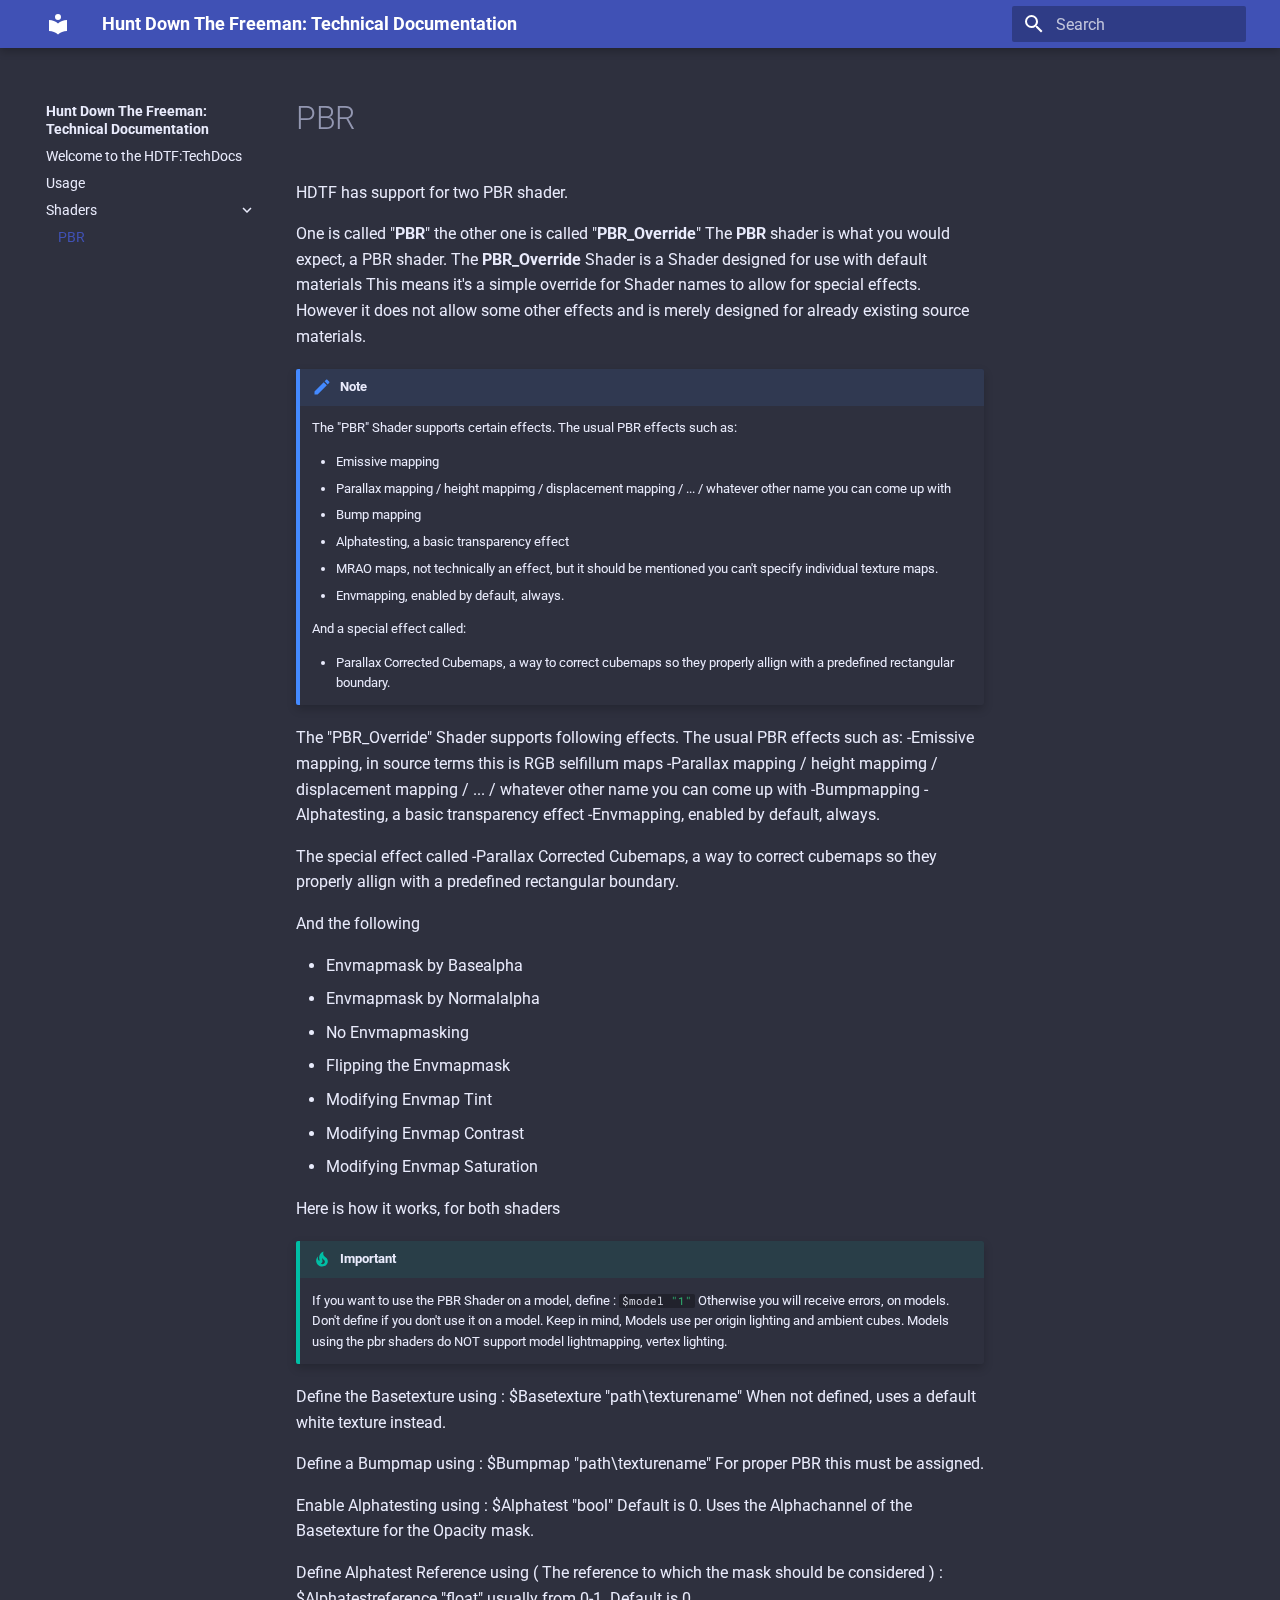
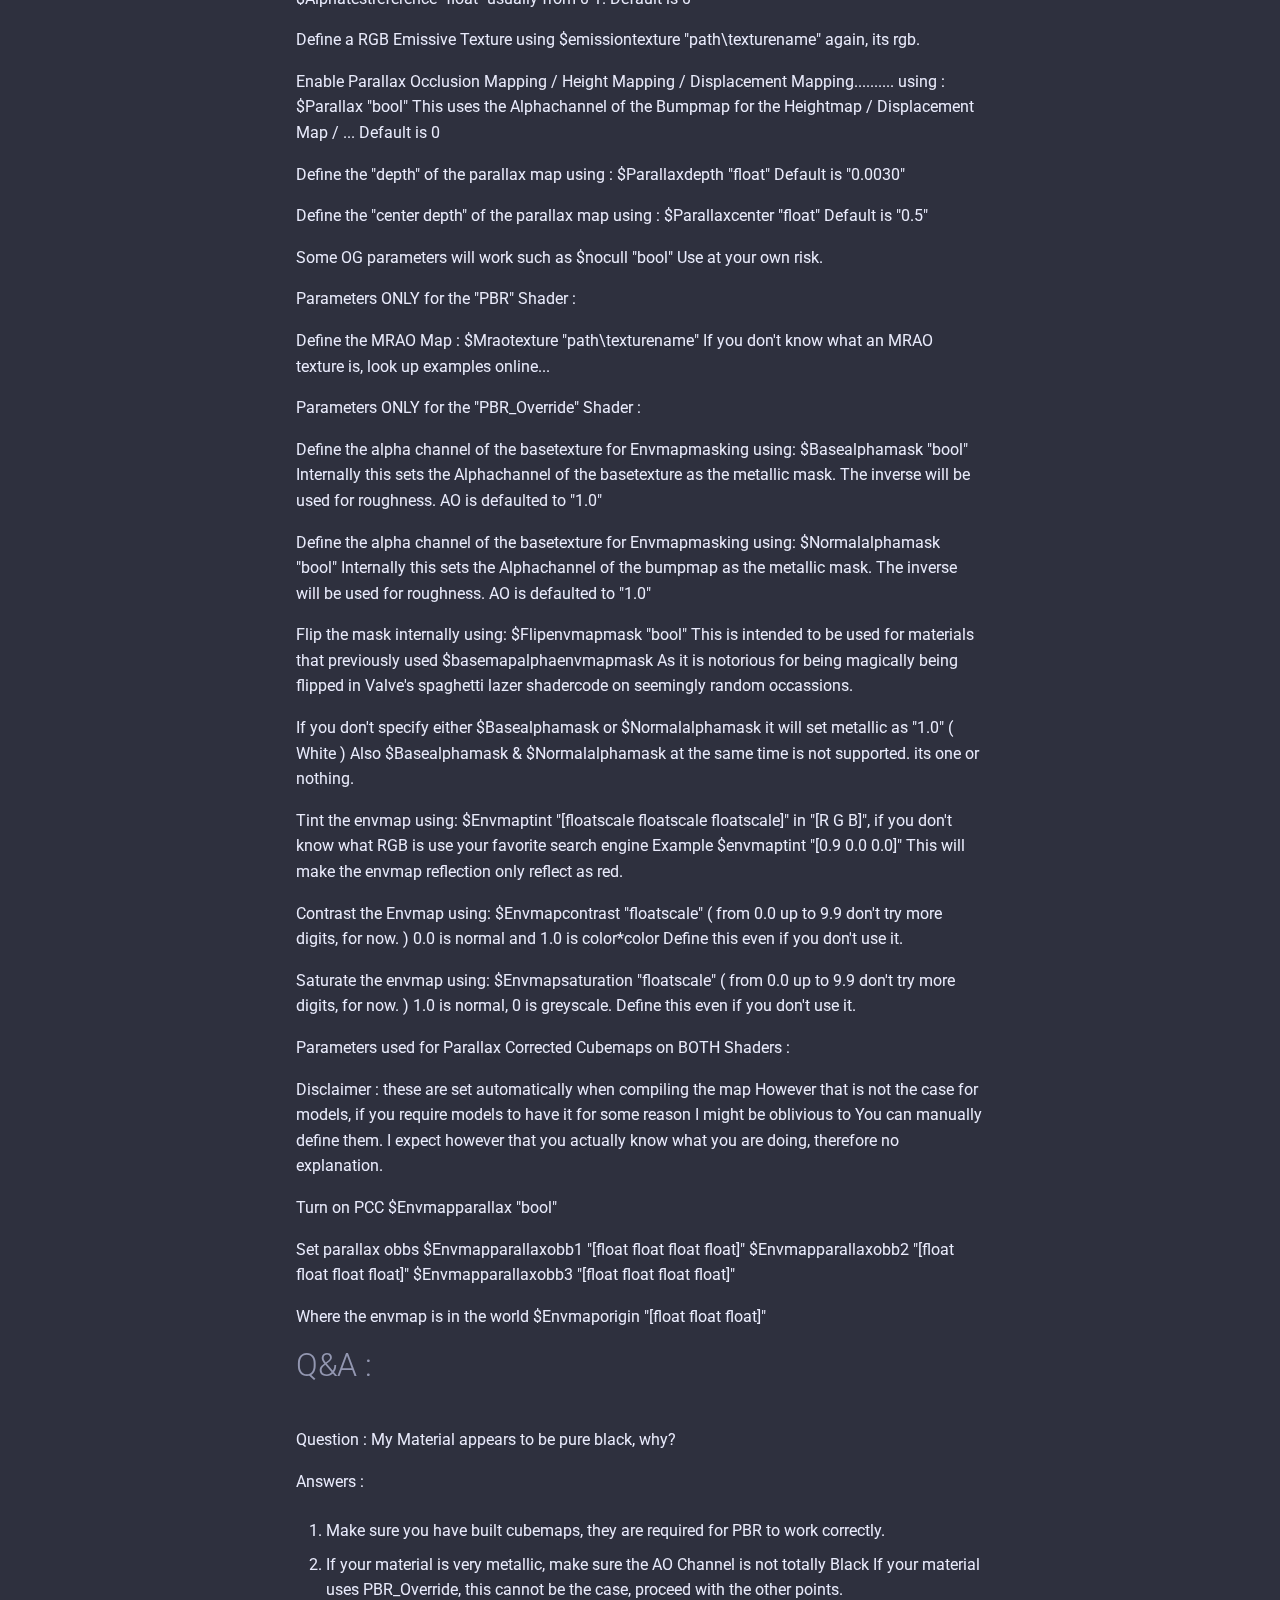
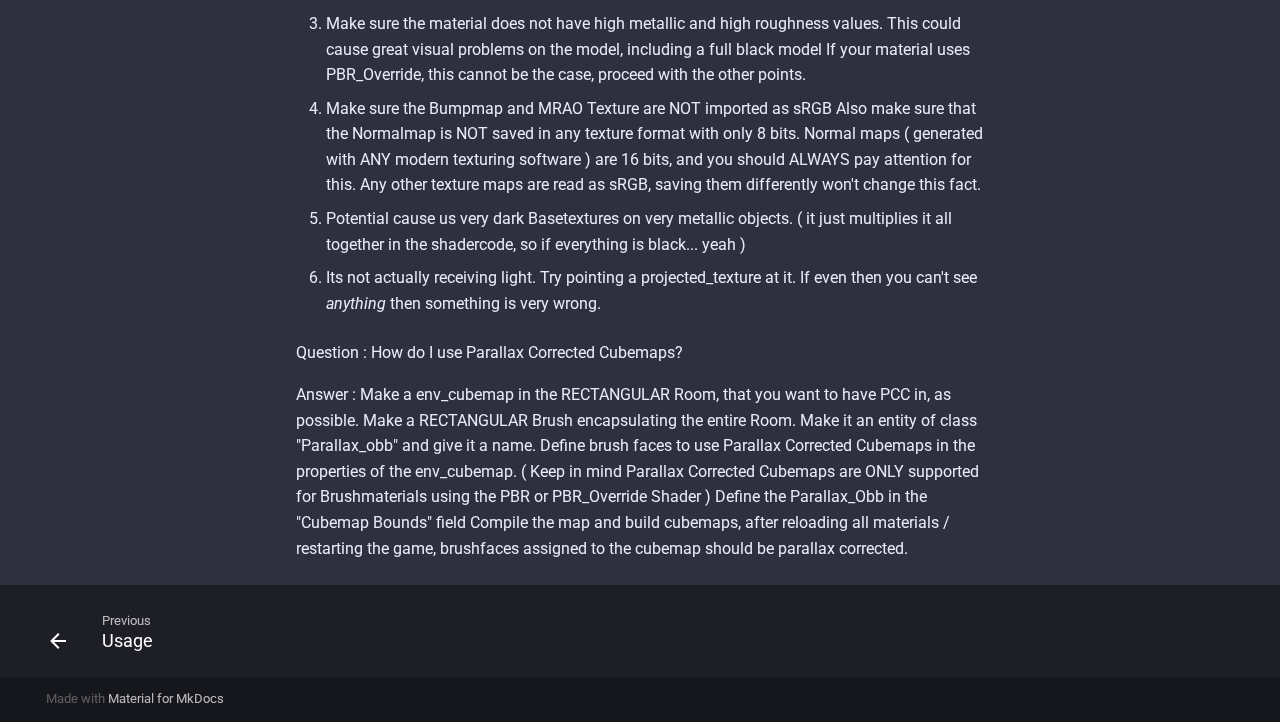
<file: site/Shaders/PBR/index.html>
<!doctype html>
<html lang="en" class="no-js">
  <head>
    
      <meta charset="utf-8">
      <meta name="viewport" content="width=device-width,initial-scale=1">
      
      
      
      <link rel="icon" href="../../assets/images/favicon.png">
      <meta name="generator" content="mkdocs-1.3.1, mkdocs-material-8.3.9">
    
    
      
        <title>PBR - Hunt Down The Freeman: Technical Documentation</title>
      
    
    
      <link rel="stylesheet" href="../../assets/stylesheets/main.1d29e8d0.min.css">
      
        
        <link rel="stylesheet" href="../../assets/stylesheets/palette.cbb835fc.min.css">
        
      
      
    
    
    
      
        
        
        <link rel="preconnect" href="https://fonts.gstatic.com" crossorigin>
        <link rel="stylesheet" href="https://fonts.googleapis.com/css?family=Roboto:300,300i,400,400i,700,700i%7CRoboto+Mono:400,400i,700,700i&display=fallback">
        <style>:root{--md-text-font:"Roboto";--md-code-font:"Roboto Mono"}</style>
      
    
    
    <script>__md_scope=new URL("../..",location),__md_get=(e,_=localStorage,t=__md_scope)=>JSON.parse(_.getItem(t.pathname+"."+e)),__md_set=(e,_,t=localStorage,a=__md_scope)=>{try{t.setItem(a.pathname+"."+e,JSON.stringify(_))}catch(e){}}</script>
    
      

    
    
  </head>
  
  
    
    
    
    
    
    <body dir="ltr" data-md-color-scheme="slate" data-md-color-primary="" data-md-color-accent="">
  
    
    
    <input class="md-toggle" data-md-toggle="drawer" type="checkbox" id="__drawer" autocomplete="off">
    <input class="md-toggle" data-md-toggle="search" type="checkbox" id="__search" autocomplete="off">
    <label class="md-overlay" for="__drawer"></label>
    <div data-md-component="skip">
      
        
        <a href="#pbr" class="md-skip">
          Skip to content
        </a>
      
    </div>
    <div data-md-component="announce">
      
    </div>
    
    
      

<header class="md-header" data-md-component="header">
  <nav class="md-header__inner md-grid" aria-label="Header">
    <a href="../.." title="Hunt Down The Freeman: Technical Documentation" class="md-header__button md-logo" aria-label="Hunt Down The Freeman: Technical Documentation" data-md-component="logo">
      
  
  <svg xmlns="http://www.w3.org/2000/svg" viewBox="0 0 24 24"><path d="M12 8a3 3 0 0 0 3-3 3 3 0 0 0-3-3 3 3 0 0 0-3 3 3 3 0 0 0 3 3m0 3.54C9.64 9.35 6.5 8 3 8v11c3.5 0 6.64 1.35 9 3.54 2.36-2.19 5.5-3.54 9-3.54V8c-3.5 0-6.64 1.35-9 3.54Z"/></svg>

    </a>
    <label class="md-header__button md-icon" for="__drawer">
      <svg xmlns="http://www.w3.org/2000/svg" viewBox="0 0 24 24"><path d="M3 6h18v2H3V6m0 5h18v2H3v-2m0 5h18v2H3v-2Z"/></svg>
    </label>
    <div class="md-header__title" data-md-component="header-title">
      <div class="md-header__ellipsis">
        <div class="md-header__topic">
          <span class="md-ellipsis">
            Hunt Down The Freeman: Technical Documentation
          </span>
        </div>
        <div class="md-header__topic" data-md-component="header-topic">
          <span class="md-ellipsis">
            
              PBR
            
          </span>
        </div>
      </div>
    </div>
    
    
    
      <label class="md-header__button md-icon" for="__search">
        <svg xmlns="http://www.w3.org/2000/svg" viewBox="0 0 24 24"><path d="M9.5 3A6.5 6.5 0 0 1 16 9.5c0 1.61-.59 3.09-1.56 4.23l.27.27h.79l5 5-1.5 1.5-5-5v-.79l-.27-.27A6.516 6.516 0 0 1 9.5 16 6.5 6.5 0 0 1 3 9.5 6.5 6.5 0 0 1 9.5 3m0 2C7 5 5 7 5 9.5S7 14 9.5 14 14 12 14 9.5 12 5 9.5 5Z"/></svg>
      </label>
      <div class="md-search" data-md-component="search" role="dialog">
  <label class="md-search__overlay" for="__search"></label>
  <div class="md-search__inner" role="search">
    <form class="md-search__form" name="search">
      <input type="text" class="md-search__input" name="query" aria-label="Search" placeholder="Search" autocapitalize="off" autocorrect="off" autocomplete="off" spellcheck="false" data-md-component="search-query" required>
      <label class="md-search__icon md-icon" for="__search">
        <svg xmlns="http://www.w3.org/2000/svg" viewBox="0 0 24 24"><path d="M9.5 3A6.5 6.5 0 0 1 16 9.5c0 1.61-.59 3.09-1.56 4.23l.27.27h.79l5 5-1.5 1.5-5-5v-.79l-.27-.27A6.516 6.516 0 0 1 9.5 16 6.5 6.5 0 0 1 3 9.5 6.5 6.5 0 0 1 9.5 3m0 2C7 5 5 7 5 9.5S7 14 9.5 14 14 12 14 9.5 12 5 9.5 5Z"/></svg>
        <svg xmlns="http://www.w3.org/2000/svg" viewBox="0 0 24 24"><path d="M20 11v2H8l5.5 5.5-1.42 1.42L4.16 12l7.92-7.92L13.5 5.5 8 11h12Z"/></svg>
      </label>
      <nav class="md-search__options" aria-label="Search">
        
        <button type="reset" class="md-search__icon md-icon" aria-label="Clear" tabindex="-1">
          <svg xmlns="http://www.w3.org/2000/svg" viewBox="0 0 24 24"><path d="M19 6.41 17.59 5 12 10.59 6.41 5 5 6.41 10.59 12 5 17.59 6.41 19 12 13.41 17.59 19 19 17.59 13.41 12 19 6.41Z"/></svg>
        </button>
      </nav>
      
    </form>
    <div class="md-search__output">
      <div class="md-search__scrollwrap" data-md-scrollfix>
        <div class="md-search-result" data-md-component="search-result">
          <div class="md-search-result__meta">
            Initializing search
          </div>
          <ol class="md-search-result__list"></ol>
        </div>
      </div>
    </div>
  </div>
</div>
    
    
  </nav>
  
</header>
    
    <div class="md-container" data-md-component="container">
      
      
        
          
        
      
      <main class="md-main" data-md-component="main">
        <div class="md-main__inner md-grid">
          
            
              
              <div class="md-sidebar md-sidebar--primary" data-md-component="sidebar" data-md-type="navigation" >
                <div class="md-sidebar__scrollwrap">
                  <div class="md-sidebar__inner">
                    


<nav class="md-nav md-nav--primary" aria-label="Navigation" data-md-level="0">
  <label class="md-nav__title" for="__drawer">
    <a href="../.." title="Hunt Down The Freeman: Technical Documentation" class="md-nav__button md-logo" aria-label="Hunt Down The Freeman: Technical Documentation" data-md-component="logo">
      
  
  <svg xmlns="http://www.w3.org/2000/svg" viewBox="0 0 24 24"><path d="M12 8a3 3 0 0 0 3-3 3 3 0 0 0-3-3 3 3 0 0 0-3 3 3 3 0 0 0 3 3m0 3.54C9.64 9.35 6.5 8 3 8v11c3.5 0 6.64 1.35 9 3.54 2.36-2.19 5.5-3.54 9-3.54V8c-3.5 0-6.64 1.35-9 3.54Z"/></svg>

    </a>
    Hunt Down The Freeman: Technical Documentation
  </label>
  
  <ul class="md-nav__list" data-md-scrollfix>
    
      
      
      

  
  
  
    <li class="md-nav__item">
      <a href="../.." class="md-nav__link">
        Welcome to the HDTF:TechDocs
      </a>
    </li>
  

    
      
      
      

  
  
  
    <li class="md-nav__item">
      <a href="../../usage/" class="md-nav__link">
        Usage
      </a>
    </li>
  

    
      
      
      

  
  
    
  
  
    
    <li class="md-nav__item md-nav__item--active md-nav__item--nested">
      
      
        <input class="md-nav__toggle md-toggle" data-md-toggle="__nav_3" type="checkbox" id="__nav_3" checked>
      
      
      
      
        <label class="md-nav__link" for="__nav_3">
          Shaders
          <span class="md-nav__icon md-icon"></span>
        </label>
      
      <nav class="md-nav" aria-label="Shaders" data-md-level="1">
        <label class="md-nav__title" for="__nav_3">
          <span class="md-nav__icon md-icon"></span>
          Shaders
        </label>
        <ul class="md-nav__list" data-md-scrollfix>
          
            
              
  
  
    
  
  
    <li class="md-nav__item md-nav__item--active">
      
      <input class="md-nav__toggle md-toggle" data-md-toggle="toc" type="checkbox" id="__toc">
      
      
        
      
      
      <a href="./" class="md-nav__link md-nav__link--active">
        PBR
      </a>
      
    </li>
  

            
          
        </ul>
      </nav>
    </li>
  

    
  </ul>
</nav>
                  </div>
                </div>
              </div>
            
            
              
              <div class="md-sidebar md-sidebar--secondary" data-md-component="sidebar" data-md-type="toc" >
                <div class="md-sidebar__scrollwrap">
                  <div class="md-sidebar__inner">
                    

<nav class="md-nav md-nav--secondary" aria-label="Table of contents">
  
  
  
    
  
  
</nav>
                  </div>
                </div>
              </div>
            
          
          <div class="md-content" data-md-component="content">
            <article class="md-content__inner md-typeset">
              
                


<h1 id="pbr">PBR</h1>
<p>HDTF has support for two PBR shader.</p>
<p>One is called "<strong>PBR</strong>" the other one is called "<strong>PBR_Override</strong>"
The <strong>PBR</strong> shader is what you would expect, a PBR shader.
The <strong>PBR_Override</strong> Shader is a Shader designed for use with default materials
This means it's a simple override for Shader names to allow for special effects.
However it does not allow some other effects and is merely designed for already existing source materials.</p>
<div class="admonition note">
<p class="admonition-title">Note</p>
<p>The "PBR" Shader supports certain effects.
The usual PBR effects such as:</p>
<ul>
<li>Emissive mapping</li>
<li>Parallax mapping / height mappimg / displacement mapping / ... / whatever other name you can come up with</li>
<li>Bump mapping</li>
<li>Alphatesting, a basic transparency effect</li>
<li>MRAO maps, not technically an effect, but it should be mentioned you can't specify       individual texture maps.</li>
<li>Envmapping, enabled by default, always.</li>
</ul>
<p>And a special effect called:</p>
<ul>
<li>Parallax Corrected Cubemaps, a way to correct cubemaps so they properly allign with a predefined rectangular boundary.</li>
</ul>
</div>
<p>The "PBR_Override" Shader supports following effects.
The usual PBR effects such as:
-Emissive mapping, in source terms this is RGB selfillum maps
-Parallax mapping / height mappimg / displacement mapping / ... / whatever other name you can come up with
-Bumpmapping
-Alphatesting, a basic transparency effect
-Envmapping, enabled by default, always.</p>
<p>The special effect called
-Parallax Corrected Cubemaps, a way to correct cubemaps so they properly allign with a predefined rectangular boundary.</p>
<p>And the following</p>
<ul>
<li>Envmapmask by Basealpha</li>
<li>Envmapmask by Normalalpha</li>
<li>No Envmapmasking</li>
<li>Flipping the Envmapmask</li>
<li>Modifying Envmap Tint</li>
<li>Modifying Envmap Contrast</li>
<li>Modifying Envmap Saturation</li>
</ul>
<p>Here is how it works, for both shaders</p>
<div class="admonition important">
<p class="admonition-title">Important</p>
<p>If you want to use the PBR Shader on a model, define :
<code class="highlight"><span class="n">$model</span><span class="w"> </span><span class="s">&quot;1&quot;</span><span class="w"></span></code>
Otherwise you will receive errors, on models. Don't define if you don't use it on a model.
Keep in mind, Models use per origin lighting and ambient cubes.
Models using the pbr shaders do NOT support model lightmapping, vertex lighting.</p>
</div>
<p>Define the Basetexture using :
$Basetexture    "path\texturename"
When not defined, uses a default white texture instead.</p>
<p>Define a Bumpmap using :
$Bumpmap    "path\texturename"
For proper PBR this must be assigned.</p>
<p>Enable Alphatesting using :
$Alphatest  "bool"
Default is 0. Uses the Alphachannel of the Basetexture for the Opacity mask.</p>
<p>Define Alphatest Reference using
( The reference to which the mask should be considered ) :
$Alphatestreference "float"
usually from 0-1. Default is 0</p>
<p>Define a RGB Emissive Texture using
$emissiontexture    "path\texturename"
again, its rgb.</p>
<p>Enable Parallax Occlusion Mapping / Height Mapping / Displacement Mapping.......... using :
$Parallax "bool"
This uses the Alphachannel of the Bumpmap for the Heightmap / Displacement Map / ...
Default is 0</p>
<p>Define the "depth" of the parallax map using :
$Parallaxdepth "float"
Default is "0.0030"</p>
<p>Define the "center depth" of the parallax map using :
$Parallaxcenter "float"
Default is "0.5"</p>
<p>Some OG parameters will work such as $nocull "bool"
Use at your own risk.</p>
<p>Parameters ONLY for the "PBR" Shader :</p>
<p>Define the MRAO Map :
$Mraotexture    "path\texturename"
If you don't know what an MRAO texture is, look up examples online...</p>
<p>Parameters ONLY for the "PBR_Override" Shader :</p>
<p>Define the alpha channel of the basetexture for Envmapmasking using:
$Basealphamask "bool"
Internally this sets the Alphachannel of the basetexture as the metallic mask.
The inverse will be used for roughness. AO is defaulted to "1.0"</p>
<p>Define the alpha channel of the basetexture for Envmapmasking using:
$Normalalphamask "bool"
Internally this sets the Alphachannel of the bumpmap as the metallic mask.
The inverse will be used for roughness. AO is defaulted to "1.0"</p>
<p>Flip the mask internally using:
$Flipenvmapmask "bool"
This is intended to be used for materials that previously used $basemapalphaenvmapmask
As it is notorious for being magically being flipped in Valve's spaghetti lazer shadercode on seemingly random occassions.</p>
<p>If you don't specify either $Basealphamask or $Normalalphamask it will set metallic as "1.0" ( White )
Also $Basealphamask &amp; $Normalalphamask at the same time is not supported. its one or nothing.</p>
<p>Tint the envmap using:
$Envmaptint "[floatscale floatscale floatscale]"
in "[R G B]", if you don't know what RGB is use your favorite search engine
Example $envmaptint "[0.9 0.0 0.0]"
This will make the envmap reflection only reflect as red.</p>
<p>Contrast the Envmap using:
$Envmapcontrast "floatscale" ( from 0.0 up to 9.9 don't try more digits, for now. )
0.0 is normal and 1.0 is color*color
Define this even if you don't use it.</p>
<p>Saturate the envmap using:
$Envmapsaturation "floatscale" ( from 0.0 up to 9.9 don't try more digits, for now. )
1.0 is normal, 0 is greyscale.
Define this even if you don't use it.</p>
<p>Parameters used for Parallax Corrected Cubemaps on BOTH Shaders :</p>
<p>Disclaimer : these are set automatically when compiling the map
However that is not the case for models, if you require models to have it for some reason I might be oblivious to
You can manually define them. I expect however that you actually know what you are doing, therefore no explanation.</p>
<p>Turn on PCC
$Envmapparallax "bool"</p>
<p>Set parallax obbs
$Envmapparallaxobb1 "[float float float float]"
$Envmapparallaxobb2 "[float float float float]"
$Envmapparallaxobb3 "[float float float float]"</p>
<p>Where the envmap is in the world
$Envmaporigin   "[float float float]"</p>
<h1 id="qa">Q&amp;A :</h1>
<p>Question :
My Material appears to be pure black, why?</p>
<p>Answers :</p>
<ol>
<li>
<p>Make sure you have built cubemaps, they are required for PBR to work correctly.</p>
</li>
<li>
<p>If your material is very metallic, make sure the AO Channel is not totally Black
If your material uses PBR_Override, this cannot be the case, proceed with the other points.</p>
</li>
<li>
<p>Make sure the material does not have high metallic and high roughness values.
This could cause great visual problems on the model, including a full black model
If your material uses PBR_Override, this cannot be the case, proceed with the other points.</p>
</li>
<li>
<p>Make sure the Bumpmap and MRAO Texture are NOT imported as sRGB
Also make sure that the Normalmap is NOT saved in any texture format with only 8 bits.
Normal maps ( generated with ANY modern texturing software ) are 16 bits, and you should ALWAYS pay attention for this.
Any other texture maps are read as sRGB, saving them differently won't change this fact.</p>
</li>
<li>
<p>Potential cause us very dark Basetextures on very metallic objects.
( it just multiplies it all together in the shadercode, so if everything is black... yeah )</p>
</li>
<li>
<p>Its not actually receiving light. Try pointing a projected_texture at it.
If even then you can't see <em>anything</em> then something is very wrong.</p>
</li>
</ol>
<p>Question :
How do I use Parallax Corrected Cubemaps?</p>
<p>Answer :
Make a env_cubemap in the RECTANGULAR Room, that you want to have PCC in, as possible.
Make a RECTANGULAR Brush encapsulating the entire Room.
Make it an entity of class "Parallax_obb" and give it a name.
Define brush faces to use Parallax Corrected Cubemaps in the properties of the env_cubemap.
( Keep in mind Parallax Corrected Cubemaps are ONLY supported for Brushmaterials using the PBR or PBR_Override Shader )
Define the Parallax_Obb in the "Cubemap Bounds" field
Compile the map and build cubemaps, after reloading all materials / restarting the game,
brushfaces assigned to the cubemap should be parallax corrected.</p>

              
            </article>
            
          </div>
        </div>
        
      </main>
      
        <footer class="md-footer">
  
    
    <nav class="md-footer__inner md-grid" aria-label="Footer" >
      
        
        <a href="../../usage/" class="md-footer__link md-footer__link--prev" aria-label="Previous: Usage" rel="prev">
          <div class="md-footer__button md-icon">
            <svg xmlns="http://www.w3.org/2000/svg" viewBox="0 0 24 24"><path d="M20 11v2H8l5.5 5.5-1.42 1.42L4.16 12l7.92-7.92L13.5 5.5 8 11h12Z"/></svg>
          </div>
          <div class="md-footer__title">
            <div class="md-ellipsis">
              <span class="md-footer__direction">
                Previous
              </span>
              Usage
            </div>
          </div>
        </a>
      
      
    </nav>
  
  <div class="md-footer-meta md-typeset">
    <div class="md-footer-meta__inner md-grid">
      <div class="md-copyright">
  
  
    Made with
    <a href="https://squidfunk.github.io/mkdocs-material/" target="_blank" rel="noopener">
      Material for MkDocs
    </a>
  
</div>
      
    </div>
  </div>
</footer>
      
    </div>
    <div class="md-dialog" data-md-component="dialog">
      <div class="md-dialog__inner md-typeset"></div>
    </div>
    <script id="__config" type="application/json">{"base": "../..", "features": [], "search": "../../assets/javascripts/workers/search.b97dbffb.min.js", "translations": {"clipboard.copied": "Copied to clipboard", "clipboard.copy": "Copy to clipboard", "search.config.lang": "en", "search.config.pipeline": "trimmer, stopWordFilter", "search.config.separator": "[\\s\\-]+", "search.placeholder": "Search", "search.result.more.one": "1 more on this page", "search.result.more.other": "# more on this page", "search.result.none": "No matching documents", "search.result.one": "1 matching document", "search.result.other": "# matching documents", "search.result.placeholder": "Type to start searching", "search.result.term.missing": "Missing", "select.version.title": "Select version"}}</script>
    
    
      <script src="../../assets/javascripts/bundle.6c7ad80a.min.js"></script>
      
    
  </body>
</html>
</file>
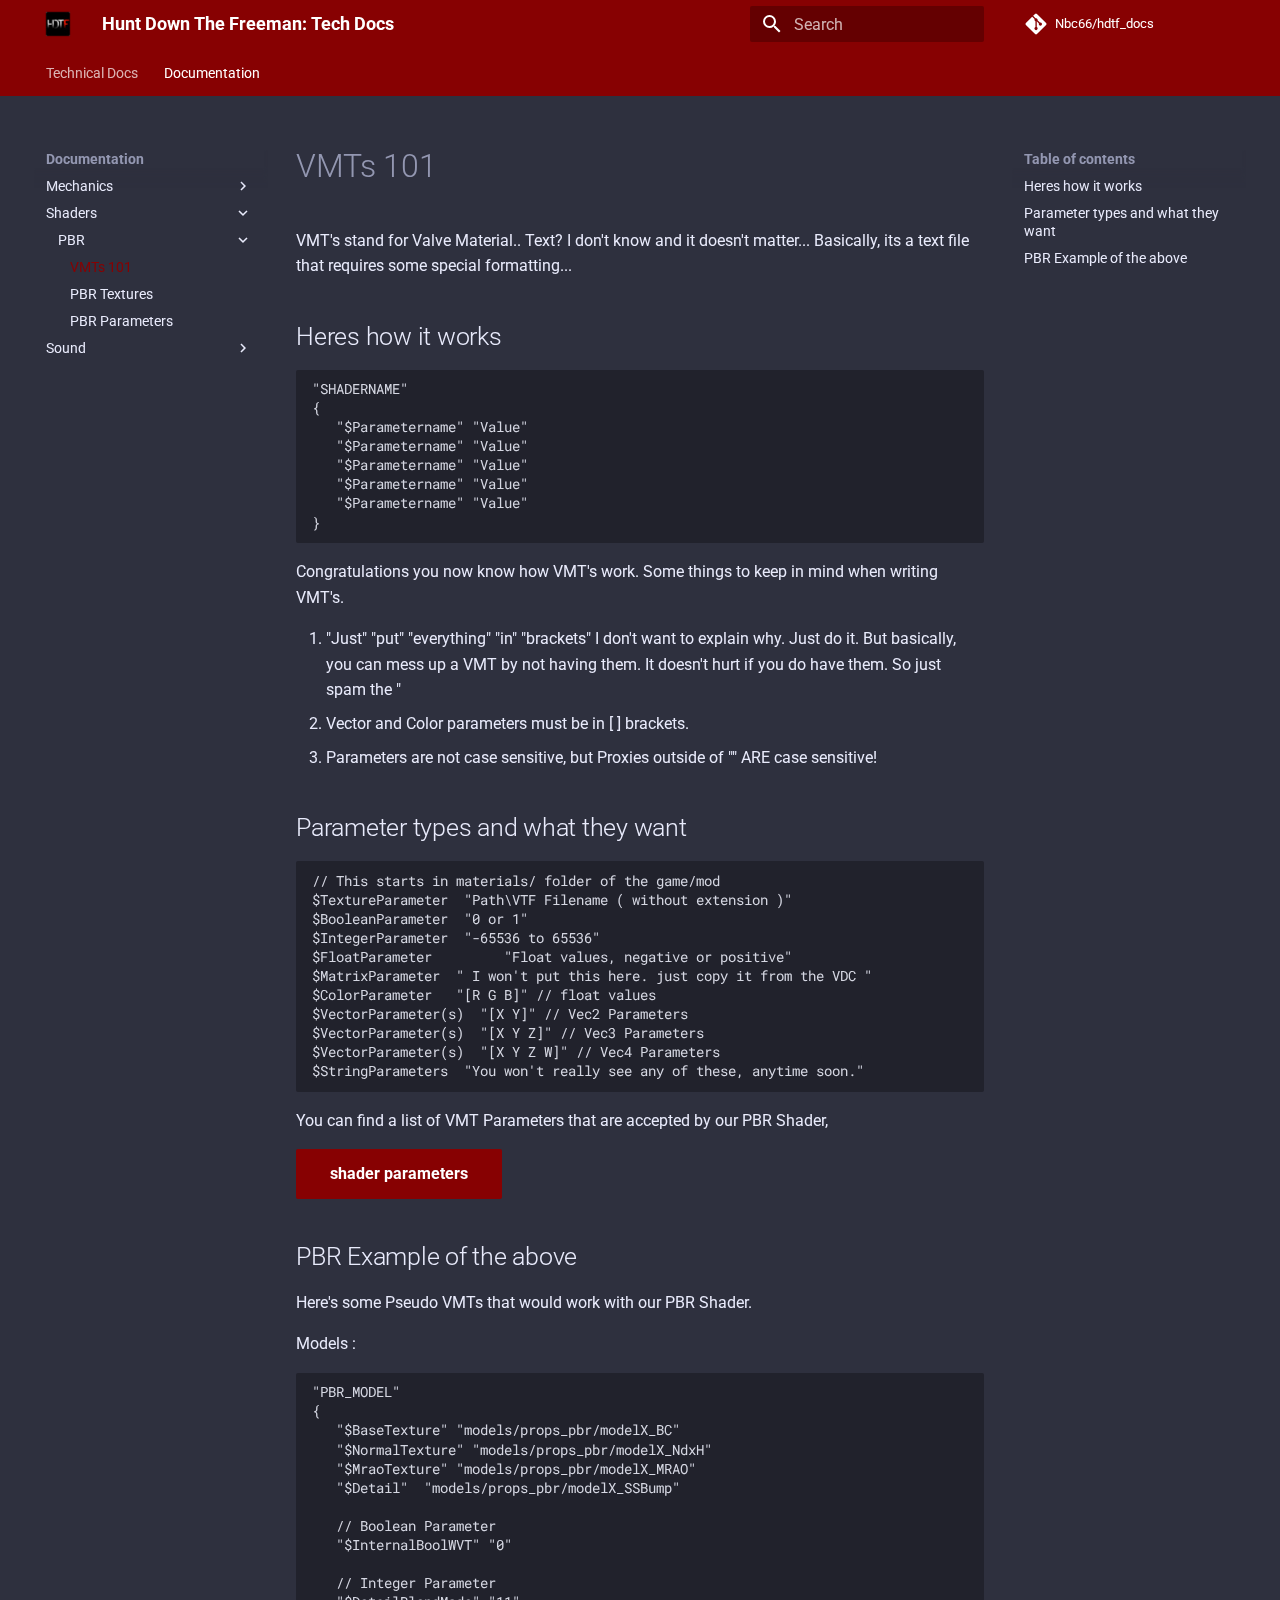
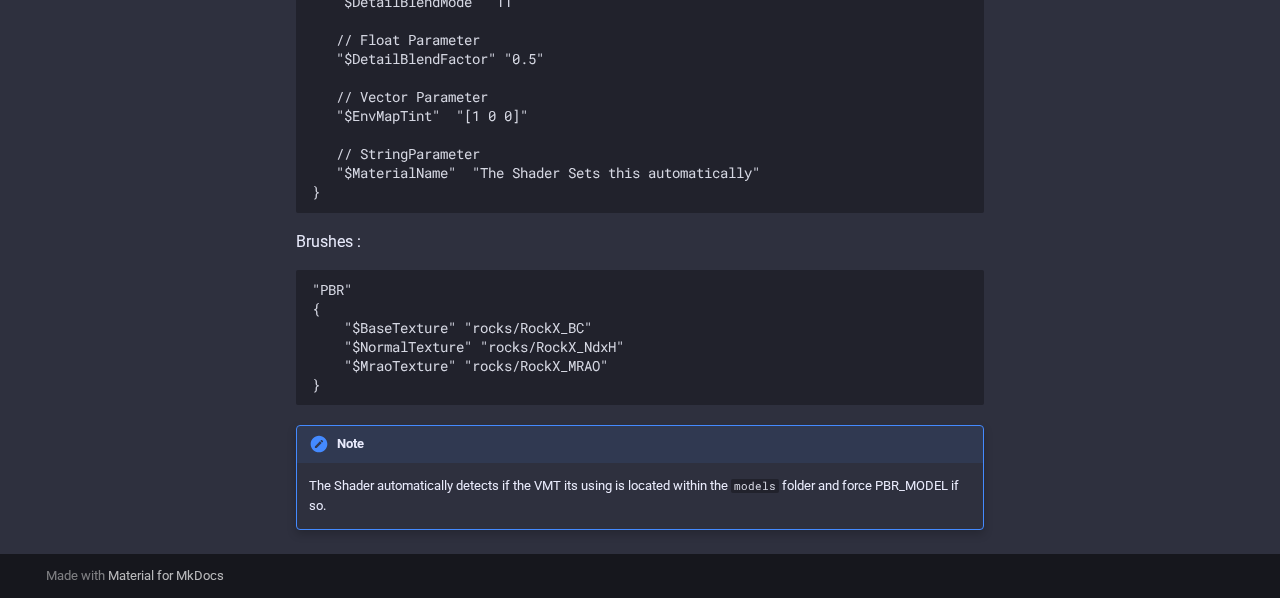
<file: documentation/Shaders/PBR/1._VMT_for_Dummies/index.html>
<!doctype html>
<html lang="en" class="no-js">
  <head>
    
      <meta charset="utf-8">
      <meta name="viewport" content="width=device-width,initial-scale=1">
      
        <meta name="description" content="Docs for features in HDTF">
      
      
        <meta name="author" content="Nbc66">
      
      
        <link rel="canonical" href="https://nbc66.github.io/hdtf_docs/documentation/Shaders/PBR/1._VMT_for_Dummies/">
      
      
        <link rel="prev" href="../../../Mechanics/Viewmodel%20Arms/">
      
      
        <link rel="next" href="../2._PBR_Textures/">
      
      <link rel="icon" href="../../../../images/icon/hdtf_icon.jpg">
      <meta name="generator" content="mkdocs-1.4.3, mkdocs-material-9.1.19">
    
    
      
        <title>VMTs 101 - Hunt Down The Freeman: Tech Docs</title>
      
    
    
      <link rel="stylesheet" href="../../../../assets/stylesheets/main.eebd395e.min.css">
      
        
        <link rel="stylesheet" href="../../../../assets/stylesheets/palette.ecc896b0.min.css">
      
      

    
    
    
      
        
        
        <link rel="preconnect" href="https://fonts.gstatic.com" crossorigin>
        <link rel="stylesheet" href="https://fonts.googleapis.com/css?family=Roboto:300,300i,400,400i,700,700i%7CRoboto+Mono:400,400i,700,700i&display=fallback">
        <style>:root{--md-text-font:"Roboto";--md-code-font:"Roboto Mono"}</style>
      
    
    
      <link rel="stylesheet" href="../../../../stylesheets/extra.css">
    
    <script>__md_scope=new URL("../../../..",location),__md_hash=e=>[...e].reduce((e,_)=>(e<<5)-e+_.charCodeAt(0),0),__md_get=(e,_=localStorage,t=__md_scope)=>JSON.parse(_.getItem(t.pathname+"."+e)),__md_set=(e,_,t=localStorage,a=__md_scope)=>{try{t.setItem(a.pathname+"."+e,JSON.stringify(_))}catch(e){}}</script>
    
      

    
    
    
    
    

    
        <meta property="og:type" content="website" />
    

    <meta property="og:url" content="https://nbc66.github.io/hdtf_docs/documentation/Shaders/PBR/1._VMT_for_Dummies/" />

    
    
        <meta property="og:image:url" content="https://nbc66.github.io/hdtf_docs/images/icon/hdtf_icon.jpg" />
        <meta property="twitter:image" content="https://nbc66.github.io/hdtf_docs/images/icon/hdtf_icon.jpg" />
    

    
        <meta property="og:image:type" content="image/png" />
    

    
        <meta property="og:description" content="Docs for features in HDTF">
    

    <meta property="og:locale" content="en-GB" />

   <link href="../../../../assets/stylesheets/glightbox.min.css" rel="stylesheet"/><style>
        html.glightbox-open { overflow: initial; height: 100%; }
        .gslide-title { margin-top: 0px; user-select: text; }
        .gslide-desc { color: #666; user-select: text; }
        .gslide-image img { background: white; }
        
            .gscrollbar-fixer { padding-right: 15px; }
            .gdesc-inner { font-size: 0.75rem; }
            body[data-md-color-scheme="slate"] .gdesc-inner { background: var(--md-default-bg-color);}
            body[data-md-color-scheme="slate"] .gslide-title { color: var(--md-default-fg-color);}
            body[data-md-color-scheme="slate"] .gslide-desc { color: var(--md-default-fg-color);}
            </style> <script src="../../../../assets/javascripts/glightbox.min.js"></script></head>
  
  
    
    
    
    
    
    <body dir="ltr" data-md-color-scheme="slate" data-md-color-primary="custom" data-md-color-accent="red">
  
    
    
    <input class="md-toggle" data-md-toggle="drawer" type="checkbox" id="__drawer" autocomplete="off">
    <input class="md-toggle" data-md-toggle="search" type="checkbox" id="__search" autocomplete="off">
    <label class="md-overlay" for="__drawer"></label>
    <div data-md-component="skip">
      
        
        <a href="#vmts-101" class="md-skip">
          Skip to content
        </a>
      
    </div>
    <div data-md-component="announce">
      
    </div>
    
    
      

<header class="md-header" data-md-component="header">
  <nav class="md-header__inner md-grid" aria-label="Header">
    <a href="../../../.." title="Hunt Down The Freeman: Tech Docs" class="md-header__button md-logo" aria-label="Hunt Down The Freeman: Tech Docs" data-md-component="logo">
      
  <img src="../../../../images/icon/hdtf_icon.jpg" alt="logo">

    </a>
    <label class="md-header__button md-icon" for="__drawer">
      <svg xmlns="http://www.w3.org/2000/svg" viewBox="0 0 24 24"><path d="M3 6h18v2H3V6m0 5h18v2H3v-2m0 5h18v2H3v-2Z"/></svg>
    </label>
    <div class="md-header__title" data-md-component="header-title">
      <div class="md-header__ellipsis">
        <div class="md-header__topic">
          <span class="md-ellipsis">
            Hunt Down The Freeman: Tech Docs
          </span>
        </div>
        <div class="md-header__topic" data-md-component="header-topic">
          <span class="md-ellipsis">
            
              VMTs 101
            
          </span>
        </div>
      </div>
    </div>
    
      
    
    
    
      <label class="md-header__button md-icon" for="__search">
        <svg xmlns="http://www.w3.org/2000/svg" viewBox="0 0 24 24"><path d="M9.5 3A6.5 6.5 0 0 1 16 9.5c0 1.61-.59 3.09-1.56 4.23l.27.27h.79l5 5-1.5 1.5-5-5v-.79l-.27-.27A6.516 6.516 0 0 1 9.5 16 6.5 6.5 0 0 1 3 9.5 6.5 6.5 0 0 1 9.5 3m0 2C7 5 5 7 5 9.5S7 14 9.5 14 14 12 14 9.5 12 5 9.5 5Z"/></svg>
      </label>
      <div class="md-search" data-md-component="search" role="dialog">
  <label class="md-search__overlay" for="__search"></label>
  <div class="md-search__inner" role="search">
    <form class="md-search__form" name="search">
      <input type="text" class="md-search__input" name="query" aria-label="Search" placeholder="Search" autocapitalize="off" autocorrect="off" autocomplete="off" spellcheck="false" data-md-component="search-query" required>
      <label class="md-search__icon md-icon" for="__search">
        <svg xmlns="http://www.w3.org/2000/svg" viewBox="0 0 24 24"><path d="M9.5 3A6.5 6.5 0 0 1 16 9.5c0 1.61-.59 3.09-1.56 4.23l.27.27h.79l5 5-1.5 1.5-5-5v-.79l-.27-.27A6.516 6.516 0 0 1 9.5 16 6.5 6.5 0 0 1 3 9.5 6.5 6.5 0 0 1 9.5 3m0 2C7 5 5 7 5 9.5S7 14 9.5 14 14 12 14 9.5 12 5 9.5 5Z"/></svg>
        <svg xmlns="http://www.w3.org/2000/svg" viewBox="0 0 24 24"><path d="M20 11v2H8l5.5 5.5-1.42 1.42L4.16 12l7.92-7.92L13.5 5.5 8 11h12Z"/></svg>
      </label>
      <nav class="md-search__options" aria-label="Search">
        
        <button type="reset" class="md-search__icon md-icon" title="Clear" aria-label="Clear" tabindex="-1">
          <svg xmlns="http://www.w3.org/2000/svg" viewBox="0 0 24 24"><path d="M19 6.41 17.59 5 12 10.59 6.41 5 5 6.41 10.59 12 5 17.59 6.41 19 12 13.41 17.59 19 19 17.59 13.41 12 19 6.41Z"/></svg>
        </button>
      </nav>
      
    </form>
    <div class="md-search__output">
      <div class="md-search__scrollwrap" data-md-scrollfix>
        <div class="md-search-result" data-md-component="search-result">
          <div class="md-search-result__meta">
            Initializing search
          </div>
          <ol class="md-search-result__list" role="presentation"></ol>
        </div>
      </div>
    </div>
  </div>
</div>
    
    
      <div class="md-header__source">
        <a href="https://github.com/Nbc66/hdtf_docs" title="Go to repository" class="md-source" data-md-component="source">
  <div class="md-source__icon md-icon">
    
    <svg xmlns="http://www.w3.org/2000/svg" viewBox="0 0 448 512"><!--! Font Awesome Free 6.4.0 by @fontawesome - https://fontawesome.com License - https://fontawesome.com/license/free (Icons: CC BY 4.0, Fonts: SIL OFL 1.1, Code: MIT License) Copyright 2023 Fonticons, Inc.--><path d="M439.55 236.05 244 40.45a28.87 28.87 0 0 0-40.81 0l-40.66 40.63 51.52 51.52c27.06-9.14 52.68 16.77 43.39 43.68l49.66 49.66c34.23-11.8 61.18 31 35.47 56.69-26.49 26.49-70.21-2.87-56-37.34L240.22 199v121.85c25.3 12.54 22.26 41.85 9.08 55a34.34 34.34 0 0 1-48.55 0c-17.57-17.6-11.07-46.91 11.25-56v-123c-20.8-8.51-24.6-30.74-18.64-45L142.57 101 8.45 235.14a28.86 28.86 0 0 0 0 40.81l195.61 195.6a28.86 28.86 0 0 0 40.8 0l194.69-194.69a28.86 28.86 0 0 0 0-40.81z"/></svg>
  </div>
  <div class="md-source__repository">
    Nbc66/hdtf_docs
  </div>
</a>
      </div>
    
  </nav>
  
</header>
    
    <div class="md-container" data-md-component="container">
      
      
        
          
            
<nav class="md-tabs" aria-label="Tabs" data-md-component="tabs">
  <div class="md-grid">
    <ul class="md-tabs__list">
      
        
  
  


  <li class="md-tabs__item">
    <a href="../../../.." class="md-tabs__link">
      Technical Docs
    </a>
  </li>

      
        
  
  
    
  


  
  
  
    

  
  
  
    <li class="md-tabs__item">
      <a href="../../../Mechanics/Staged%20Reloads/" class="md-tabs__link md-tabs__link--active">
        Documentation
      </a>
    </li>
  

  

      
    </ul>
  </div>
</nav>
          
        
      
      <main class="md-main" data-md-component="main">
        <div class="md-main__inner md-grid">
          
            
              
              <div class="md-sidebar md-sidebar--primary" data-md-component="sidebar" data-md-type="navigation" >
                <div class="md-sidebar__scrollwrap">
                  <div class="md-sidebar__inner">
                    

  


<nav class="md-nav md-nav--primary md-nav--lifted" aria-label="Navigation" data-md-level="0">
  <label class="md-nav__title" for="__drawer">
    <a href="../../../.." title="Hunt Down The Freeman: Tech Docs" class="md-nav__button md-logo" aria-label="Hunt Down The Freeman: Tech Docs" data-md-component="logo">
      
  <img src="../../../../images/icon/hdtf_icon.jpg" alt="logo">

    </a>
    Hunt Down The Freeman: Tech Docs
  </label>
  
    <div class="md-nav__source">
      <a href="https://github.com/Nbc66/hdtf_docs" title="Go to repository" class="md-source" data-md-component="source">
  <div class="md-source__icon md-icon">
    
    <svg xmlns="http://www.w3.org/2000/svg" viewBox="0 0 448 512"><!--! Font Awesome Free 6.4.0 by @fontawesome - https://fontawesome.com License - https://fontawesome.com/license/free (Icons: CC BY 4.0, Fonts: SIL OFL 1.1, Code: MIT License) Copyright 2023 Fonticons, Inc.--><path d="M439.55 236.05 244 40.45a28.87 28.87 0 0 0-40.81 0l-40.66 40.63 51.52 51.52c27.06-9.14 52.68 16.77 43.39 43.68l49.66 49.66c34.23-11.8 61.18 31 35.47 56.69-26.49 26.49-70.21-2.87-56-37.34L240.22 199v121.85c25.3 12.54 22.26 41.85 9.08 55a34.34 34.34 0 0 1-48.55 0c-17.57-17.6-11.07-46.91 11.25-56v-123c-20.8-8.51-24.6-30.74-18.64-45L142.57 101 8.45 235.14a28.86 28.86 0 0 0 0 40.81l195.61 195.6a28.86 28.86 0 0 0 40.8 0l194.69-194.69a28.86 28.86 0 0 0 0-40.81z"/></svg>
  </div>
  <div class="md-source__repository">
    Nbc66/hdtf_docs
  </div>
</a>
    </div>
  
  <ul class="md-nav__list" data-md-scrollfix>
    
      
      
      

  
  
  
    <li class="md-nav__item">
      <a href="../../../.." class="md-nav__link">
        Technical Docs
      </a>
    </li>
  

    
      
      
      

  
  
    
  
  
    
    <li class="md-nav__item md-nav__item--active md-nav__item--nested">
      
      
      
      
      <input class="md-nav__toggle md-toggle " type="checkbox" id="__nav_2" checked>
      
      
      
        <label class="md-nav__link" for="__nav_2" id="__nav_2_label" tabindex="0">
          Documentation
          <span class="md-nav__icon md-icon"></span>
        </label>
      
      <nav class="md-nav" data-md-level="1" aria-labelledby="__nav_2_label" aria-expanded="true">
        <label class="md-nav__title" for="__nav_2">
          <span class="md-nav__icon md-icon"></span>
          Documentation
        </label>
        <ul class="md-nav__list" data-md-scrollfix>
          
            
              
  
  
  
    
    <li class="md-nav__item md-nav__item--nested">
      
      
      
      
      <input class="md-nav__toggle md-toggle " type="checkbox" id="__nav_2_1" >
      
      
      
        <label class="md-nav__link" for="__nav_2_1" id="__nav_2_1_label" tabindex="0">
          Mechanics
          <span class="md-nav__icon md-icon"></span>
        </label>
      
      <nav class="md-nav" data-md-level="2" aria-labelledby="__nav_2_1_label" aria-expanded="false">
        <label class="md-nav__title" for="__nav_2_1">
          <span class="md-nav__icon md-icon"></span>
          Mechanics
        </label>
        <ul class="md-nav__list" data-md-scrollfix>
          
            
              
  
  
  
    <li class="md-nav__item">
      <a href="../../../Mechanics/Staged%20Reloads/" class="md-nav__link">
        Staged Reloads
      </a>
    </li>
  

            
          
            
              
  
  
  
    <li class="md-nav__item">
      <a href="../../../Mechanics/Viewmodel%20Arms/" class="md-nav__link">
        Viewmodel Arms
      </a>
    </li>
  

            
          
        </ul>
      </nav>
    </li>
  

            
          
            
              
  
  
    
  
  
    
    <li class="md-nav__item md-nav__item--active md-nav__item--nested">
      
      
      
      
      <input class="md-nav__toggle md-toggle " type="checkbox" id="__nav_2_2" checked>
      
      
      
        <label class="md-nav__link" for="__nav_2_2" id="__nav_2_2_label" tabindex="0">
          Shaders
          <span class="md-nav__icon md-icon"></span>
        </label>
      
      <nav class="md-nav" data-md-level="2" aria-labelledby="__nav_2_2_label" aria-expanded="true">
        <label class="md-nav__title" for="__nav_2_2">
          <span class="md-nav__icon md-icon"></span>
          Shaders
        </label>
        <ul class="md-nav__list" data-md-scrollfix>
          
            
              
  
  
    
  
  
    
    <li class="md-nav__item md-nav__item--active md-nav__item--nested">
      
      
      
      
      <input class="md-nav__toggle md-toggle " type="checkbox" id="__nav_2_2_1" checked>
      
      
      
        <label class="md-nav__link" for="__nav_2_2_1" id="__nav_2_2_1_label" tabindex="0">
          PBR
          <span class="md-nav__icon md-icon"></span>
        </label>
      
      <nav class="md-nav" data-md-level="3" aria-labelledby="__nav_2_2_1_label" aria-expanded="true">
        <label class="md-nav__title" for="__nav_2_2_1">
          <span class="md-nav__icon md-icon"></span>
          PBR
        </label>
        <ul class="md-nav__list" data-md-scrollfix>
          
            
              
  
  
    
  
  
    <li class="md-nav__item md-nav__item--active">
      
      <input class="md-nav__toggle md-toggle" type="checkbox" id="__toc">
      
      
        
      
      
        <label class="md-nav__link md-nav__link--active" for="__toc">
          VMTs 101
          <span class="md-nav__icon md-icon"></span>
        </label>
      
      <a href="./" class="md-nav__link md-nav__link--active">
        VMTs 101
      </a>
      
        

<nav class="md-nav md-nav--secondary" aria-label="Table of contents">
  
  
  
    
  
  
    <label class="md-nav__title" for="__toc">
      <span class="md-nav__icon md-icon"></span>
      Table of contents
    </label>
    <ul class="md-nav__list" data-md-component="toc" data-md-scrollfix>
      
        <li class="md-nav__item">
  <a href="#heres-how-it-works" class="md-nav__link">
    Heres how it works
  </a>
  
</li>
      
        <li class="md-nav__item">
  <a href="#parameter-types-and-what-they-want" class="md-nav__link">
    Parameter types and what they want
  </a>
  
</li>
      
        <li class="md-nav__item">
  <a href="#pbr-example-of-the-above" class="md-nav__link">
    PBR Example of the above
  </a>
  
</li>
      
    </ul>
  
</nav>
      
    </li>
  

            
          
            
              
  
  
  
    <li class="md-nav__item">
      <a href="../2._PBR_Textures/" class="md-nav__link">
        PBR Textures
      </a>
    </li>
  

            
          
            
              
  
  
  
    <li class="md-nav__item">
      <a href="../PBR_Parameters/" class="md-nav__link">
        PBR Parameters
      </a>
    </li>
  

            
          
        </ul>
      </nav>
    </li>
  

            
          
        </ul>
      </nav>
    </li>
  

            
          
            
              
  
  
  
    
    <li class="md-nav__item md-nav__item--nested">
      
      
      
      
      <input class="md-nav__toggle md-toggle " type="checkbox" id="__nav_2_3" >
      
      
      
        <label class="md-nav__link" for="__nav_2_3" id="__nav_2_3_label" tabindex="0">
          Sound
          <span class="md-nav__icon md-icon"></span>
        </label>
      
      <nav class="md-nav" data-md-level="2" aria-labelledby="__nav_2_3_label" aria-expanded="false">
        <label class="md-nav__title" for="__nav_2_3">
          <span class="md-nav__icon md-icon"></span>
          Sound
        </label>
        <ul class="md-nav__list" data-md-scrollfix>
          
            
              
  
  
  
    <li class="md-nav__item">
      <a href="../../../Sound/FMOD%20Studio%20and%20entity%20usage/" class="md-nav__link">
        FMOD Studio
      </a>
    </li>
  

            
          
        </ul>
      </nav>
    </li>
  

            
          
        </ul>
      </nav>
    </li>
  

    
  </ul>
</nav>
                  </div>
                </div>
              </div>
            
            
              
              <div class="md-sidebar md-sidebar--secondary" data-md-component="sidebar" data-md-type="toc" >
                <div class="md-sidebar__scrollwrap">
                  <div class="md-sidebar__inner">
                    

<nav class="md-nav md-nav--secondary" aria-label="Table of contents">
  
  
  
    
  
  
    <label class="md-nav__title" for="__toc">
      <span class="md-nav__icon md-icon"></span>
      Table of contents
    </label>
    <ul class="md-nav__list" data-md-component="toc" data-md-scrollfix>
      
        <li class="md-nav__item">
  <a href="#heres-how-it-works" class="md-nav__link">
    Heres how it works
  </a>
  
</li>
      
        <li class="md-nav__item">
  <a href="#parameter-types-and-what-they-want" class="md-nav__link">
    Parameter types and what they want
  </a>
  
</li>
      
        <li class="md-nav__item">
  <a href="#pbr-example-of-the-above" class="md-nav__link">
    PBR Example of the above
  </a>
  
</li>
      
    </ul>
  
</nav>
                  </div>
                </div>
              </div>
            
          
          
            <div class="md-content" data-md-component="content">
              <article class="md-content__inner md-typeset">
                
                  

  
  


<h1 id="vmts-101">VMTs 101</h1>
<p>VMT's stand for Valve Material.. Text?
I don't know and it doesn't matter...
Basically, its a text file that requires some special formatting...</p>
<h2 id="heres-how-it-works">Heres how it works</h2>
<div class="highlight"><pre><span></span><code><a id="__codelineno-0-1" name="__codelineno-0-1" href="#__codelineno-0-1"></a>&quot;SHADERNAME&quot;
<a id="__codelineno-0-2" name="__codelineno-0-2" href="#__codelineno-0-2"></a>{
<a id="__codelineno-0-3" name="__codelineno-0-3" href="#__codelineno-0-3"></a>   &quot;$Parametername&quot; &quot;Value&quot;
<a id="__codelineno-0-4" name="__codelineno-0-4" href="#__codelineno-0-4"></a>   &quot;$Parametername&quot; &quot;Value&quot;
<a id="__codelineno-0-5" name="__codelineno-0-5" href="#__codelineno-0-5"></a>   &quot;$Parametername&quot; &quot;Value&quot;
<a id="__codelineno-0-6" name="__codelineno-0-6" href="#__codelineno-0-6"></a>   &quot;$Parametername&quot; &quot;Value&quot;
<a id="__codelineno-0-7" name="__codelineno-0-7" href="#__codelineno-0-7"></a>   &quot;$Parametername&quot; &quot;Value&quot;
<a id="__codelineno-0-8" name="__codelineno-0-8" href="#__codelineno-0-8"></a>}
</code></pre></div>
<p>Congratulations you now know how VMT's work.
Some things to keep in mind when writing VMT's.</p>
<ol>
<li>"Just" "put" "everything" "in" "brackets"
I don't want to explain why. Just do it.
But basically, you can mess up a VMT by not having them.
It doesn't hurt if you do have them. So just spam the "</li>
<li>Vector and Color parameters must be in [ ] brackets.</li>
<li>Parameters are not case sensitive, but Proxies outside of "" ARE case sensitive!</li>
</ol>
<h2 id="parameter-types-and-what-they-want">Parameter types and what they want</h2>
<div class="highlight"><pre><span></span><code><a id="__codelineno-1-1" name="__codelineno-1-1" href="#__codelineno-1-1"></a>// This starts in materials/ folder of the game/mod
<a id="__codelineno-1-2" name="__codelineno-1-2" href="#__codelineno-1-2"></a>$TextureParameter  &quot;Path\VTF Filename ( without extension )&quot;
<a id="__codelineno-1-3" name="__codelineno-1-3" href="#__codelineno-1-3"></a>$BooleanParameter  &quot;0 or 1&quot;
<a id="__codelineno-1-4" name="__codelineno-1-4" href="#__codelineno-1-4"></a>$IntegerParameter  &quot;-65536 to 65536&quot;
<a id="__codelineno-1-5" name="__codelineno-1-5" href="#__codelineno-1-5"></a>$FloatParameter         &quot;Float values, negative or positive&quot;
<a id="__codelineno-1-6" name="__codelineno-1-6" href="#__codelineno-1-6"></a>$MatrixParameter  &quot; I won&#39;t put this here. just copy it from the VDC &quot;
<a id="__codelineno-1-7" name="__codelineno-1-7" href="#__codelineno-1-7"></a>$ColorParameter   &quot;[R G B]&quot; // float values
<a id="__codelineno-1-8" name="__codelineno-1-8" href="#__codelineno-1-8"></a>$VectorParameter(s)  &quot;[X Y]&quot; // Vec2 Parameters
<a id="__codelineno-1-9" name="__codelineno-1-9" href="#__codelineno-1-9"></a>$VectorParameter(s)  &quot;[X Y Z]&quot; // Vec3 Parameters
<a id="__codelineno-1-10" name="__codelineno-1-10" href="#__codelineno-1-10"></a>$VectorParameter(s)  &quot;[X Y Z W]&quot; // Vec4 Parameters
<a id="__codelineno-1-11" name="__codelineno-1-11" href="#__codelineno-1-11"></a>$StringParameters  &quot;You won&#39;t really see any of these, anytime soon.&quot;
</code></pre></div>
<p>You can find a list of VMT Parameters that are accepted by our PBR Shader,</p>
<p><a class="md-button md-button--primary" href="../PBR_Parameters/">shader parameters</a></p>
<h2 id="pbr-example-of-the-above">PBR Example of the above</h2>
<p>Here's some Pseudo VMTs that would work with our PBR Shader.</p>
<p>Models :</p>
<div class="highlight"><pre><span></span><code><a id="__codelineno-2-1" name="__codelineno-2-1" href="#__codelineno-2-1"></a>&quot;PBR_MODEL&quot;
<a id="__codelineno-2-2" name="__codelineno-2-2" href="#__codelineno-2-2"></a>{
<a id="__codelineno-2-3" name="__codelineno-2-3" href="#__codelineno-2-3"></a>   &quot;$BaseTexture&quot; &quot;models/props_pbr/modelX_BC&quot;
<a id="__codelineno-2-4" name="__codelineno-2-4" href="#__codelineno-2-4"></a>   &quot;$NormalTexture&quot; &quot;models/props_pbr/modelX_NdxH&quot;
<a id="__codelineno-2-5" name="__codelineno-2-5" href="#__codelineno-2-5"></a>   &quot;$MraoTexture&quot; &quot;models/props_pbr/modelX_MRAO&quot;
<a id="__codelineno-2-6" name="__codelineno-2-6" href="#__codelineno-2-6"></a>   &quot;$Detail&quot;  &quot;models/props_pbr/modelX_SSBump&quot;
<a id="__codelineno-2-7" name="__codelineno-2-7" href="#__codelineno-2-7"></a>
<a id="__codelineno-2-8" name="__codelineno-2-8" href="#__codelineno-2-8"></a>   // Boolean Parameter
<a id="__codelineno-2-9" name="__codelineno-2-9" href="#__codelineno-2-9"></a>   &quot;$InternalBoolWVT&quot; &quot;0&quot;
<a id="__codelineno-2-10" name="__codelineno-2-10" href="#__codelineno-2-10"></a>
<a id="__codelineno-2-11" name="__codelineno-2-11" href="#__codelineno-2-11"></a>   // Integer Parameter
<a id="__codelineno-2-12" name="__codelineno-2-12" href="#__codelineno-2-12"></a>   &quot;$DetailBlendMode&quot; &quot;11&quot;
<a id="__codelineno-2-13" name="__codelineno-2-13" href="#__codelineno-2-13"></a>
<a id="__codelineno-2-14" name="__codelineno-2-14" href="#__codelineno-2-14"></a>   // Float Parameter
<a id="__codelineno-2-15" name="__codelineno-2-15" href="#__codelineno-2-15"></a>   &quot;$DetailBlendFactor&quot; &quot;0.5&quot;
<a id="__codelineno-2-16" name="__codelineno-2-16" href="#__codelineno-2-16"></a>
<a id="__codelineno-2-17" name="__codelineno-2-17" href="#__codelineno-2-17"></a>   // Vector Parameter
<a id="__codelineno-2-18" name="__codelineno-2-18" href="#__codelineno-2-18"></a>   &quot;$EnvMapTint&quot;  &quot;[1 0 0]&quot;
<a id="__codelineno-2-19" name="__codelineno-2-19" href="#__codelineno-2-19"></a>
<a id="__codelineno-2-20" name="__codelineno-2-20" href="#__codelineno-2-20"></a>   // StringParameter
<a id="__codelineno-2-21" name="__codelineno-2-21" href="#__codelineno-2-21"></a>   &quot;$MaterialName&quot;  &quot;The Shader Sets this automatically&quot;
<a id="__codelineno-2-22" name="__codelineno-2-22" href="#__codelineno-2-22"></a>}
</code></pre></div>
<p>Brushes :</p>
<div class="highlight"><pre><span></span><code><a id="__codelineno-3-1" name="__codelineno-3-1" href="#__codelineno-3-1"></a>&quot;PBR&quot;
<a id="__codelineno-3-2" name="__codelineno-3-2" href="#__codelineno-3-2"></a>{
<a id="__codelineno-3-3" name="__codelineno-3-3" href="#__codelineno-3-3"></a>    &quot;$BaseTexture&quot; &quot;rocks/RockX_BC&quot;
<a id="__codelineno-3-4" name="__codelineno-3-4" href="#__codelineno-3-4"></a>    &quot;$NormalTexture&quot; &quot;rocks/RockX_NdxH&quot;
<a id="__codelineno-3-5" name="__codelineno-3-5" href="#__codelineno-3-5"></a>    &quot;$MraoTexture&quot; &quot;rocks/RockX_MRAO&quot;
<a id="__codelineno-3-6" name="__codelineno-3-6" href="#__codelineno-3-6"></a>}
</code></pre></div>
<div class="admonition note">
<p class="admonition-title">Note</p>
<p>The Shader automatically detects if the VMT its using is located within the <code>models</code> folder and force PBR_MODEL if so.</p>
</div>





                
              </article>
            </div>
          
          
        </div>
        
      </main>
      
        <footer class="md-footer">
  
  <div class="md-footer-meta md-typeset">
    <div class="md-footer-meta__inner md-grid">
      <div class="md-copyright">
  
  
    Made with
    <a href="https://squidfunk.github.io/mkdocs-material/" target="_blank" rel="noopener">
      Material for MkDocs
    </a>
  
</div>
      
    </div>
  </div>
</footer>
      
    </div>
    <div class="md-dialog" data-md-component="dialog">
      <div class="md-dialog__inner md-typeset"></div>
    </div>
    
    <script id="__config" type="application/json">{"base": "../../../..", "features": ["navigation.tabs"], "search": "../../../../assets/javascripts/workers/search.74e28a9f.min.js", "translations": {"clipboard.copied": "Copied to clipboard", "clipboard.copy": "Copy to clipboard", "search.result.more.one": "1 more on this page", "search.result.more.other": "# more on this page", "search.result.none": "No matching documents", "search.result.one": "1 matching document", "search.result.other": "# matching documents", "search.result.placeholder": "Type to start searching", "search.result.term.missing": "Missing", "select.version": "Select version"}}</script>
    
    
      <script src="../../../../assets/javascripts/bundle.220ee61c.min.js"></script>
      
    
  <script>document$.subscribe(() => {const lightbox = GLightbox({"touchNavigation": true, "loop": false, "zoomable": true, "draggable": true, "openEffect": "fade", "closeEffect": "fade", "slideEffect": "slide"});})</script></body>
</html>
</file>
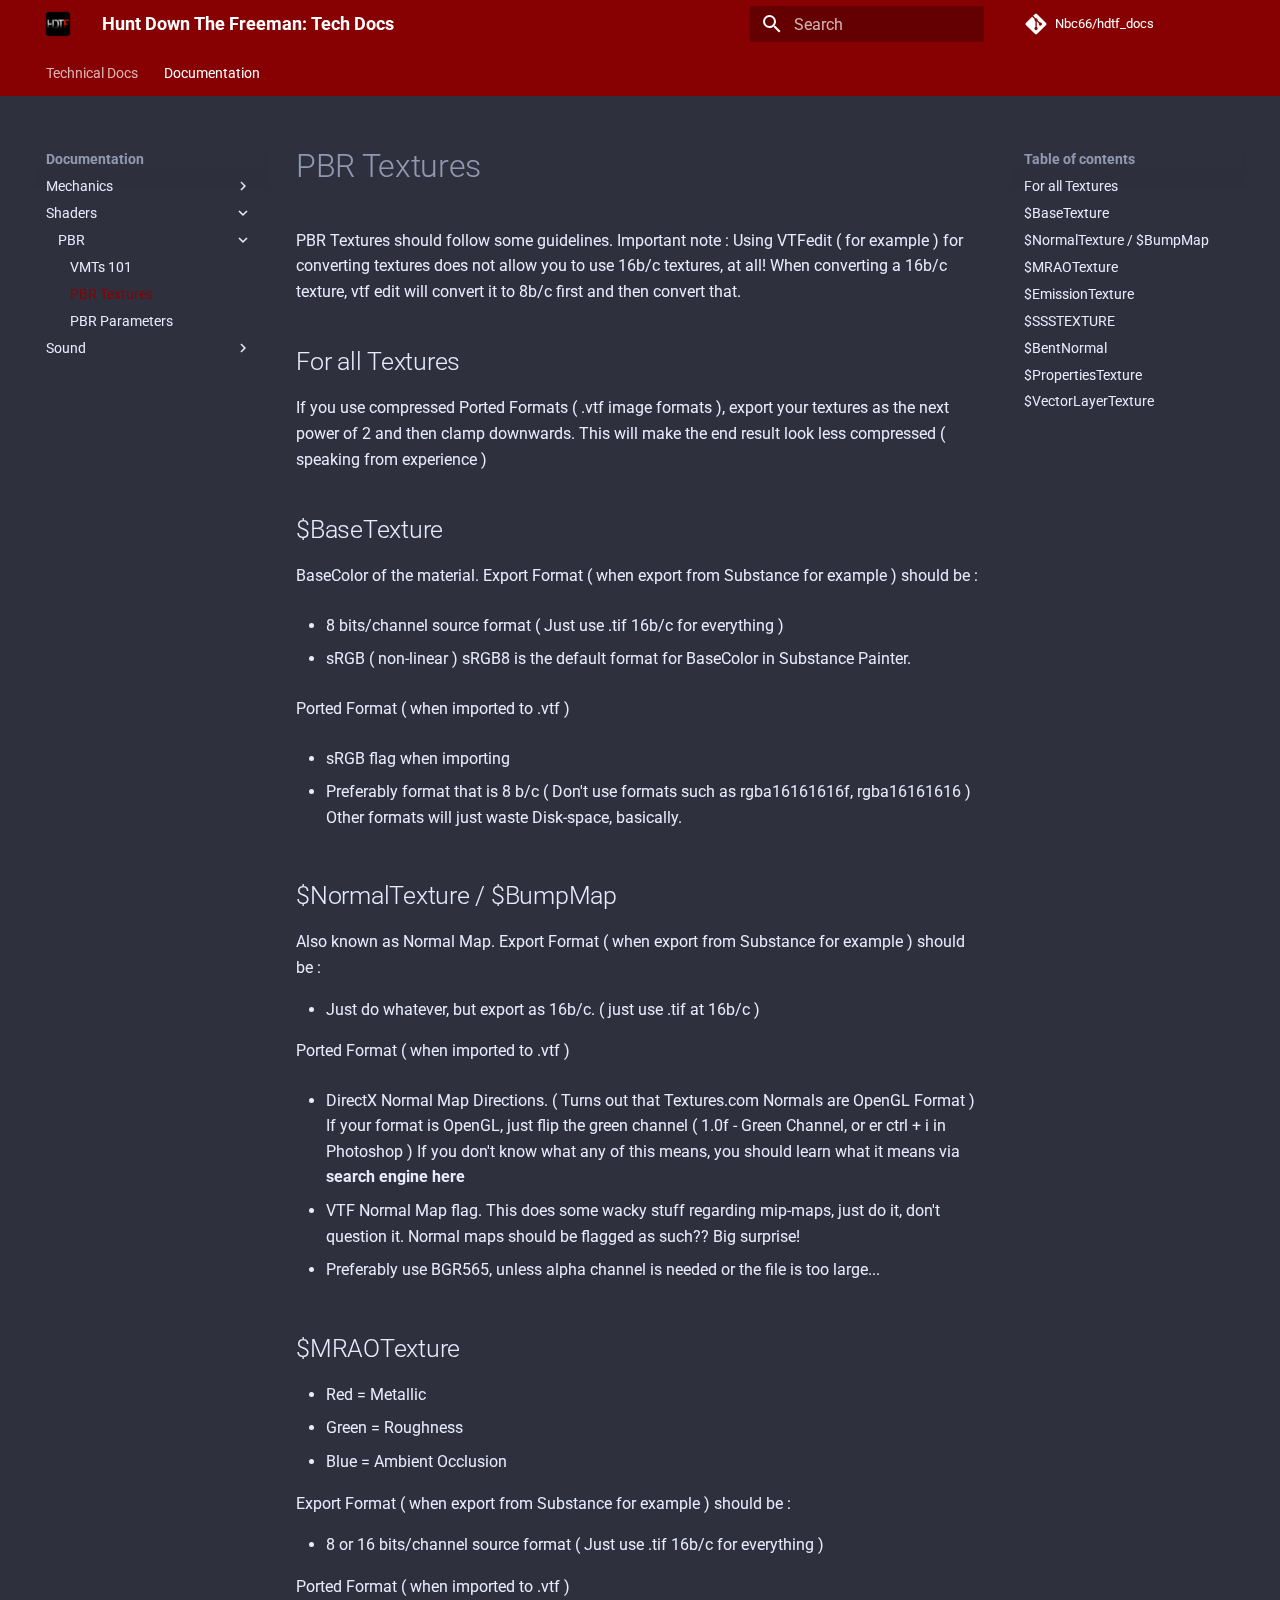
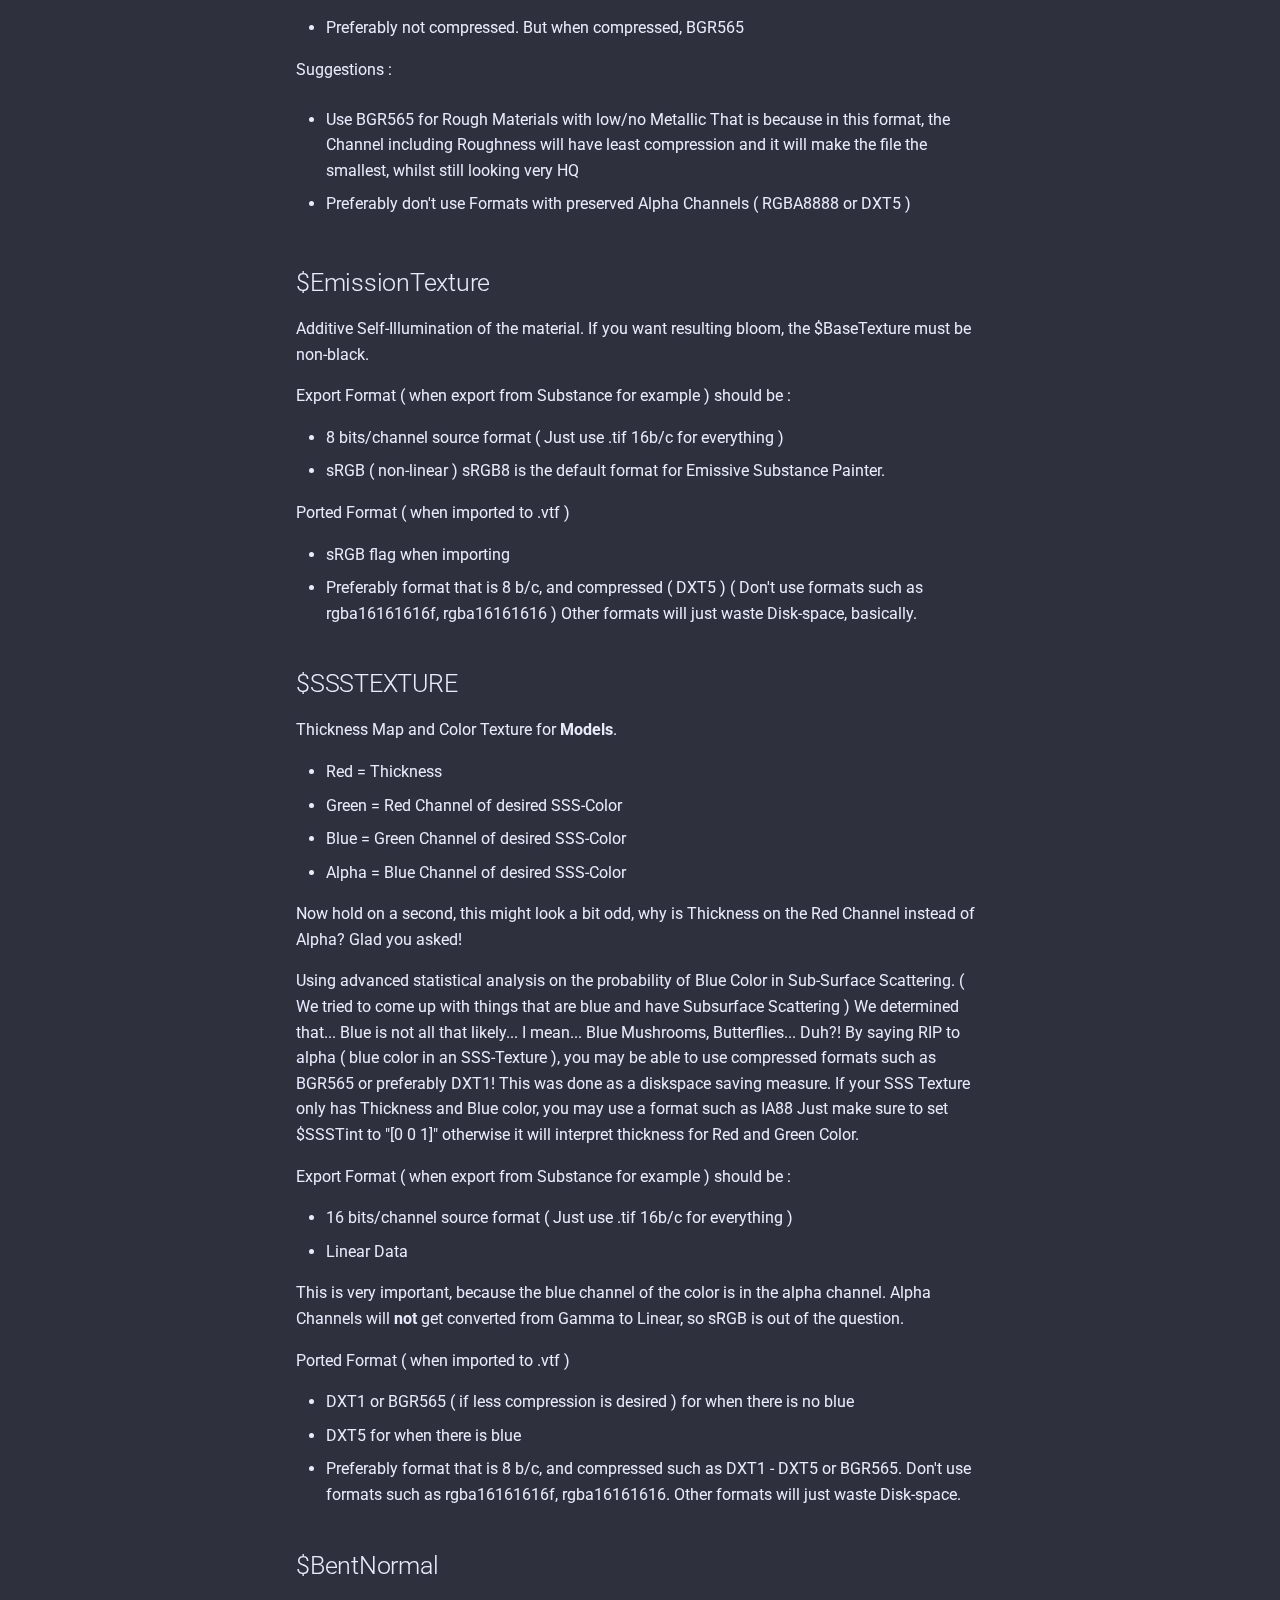
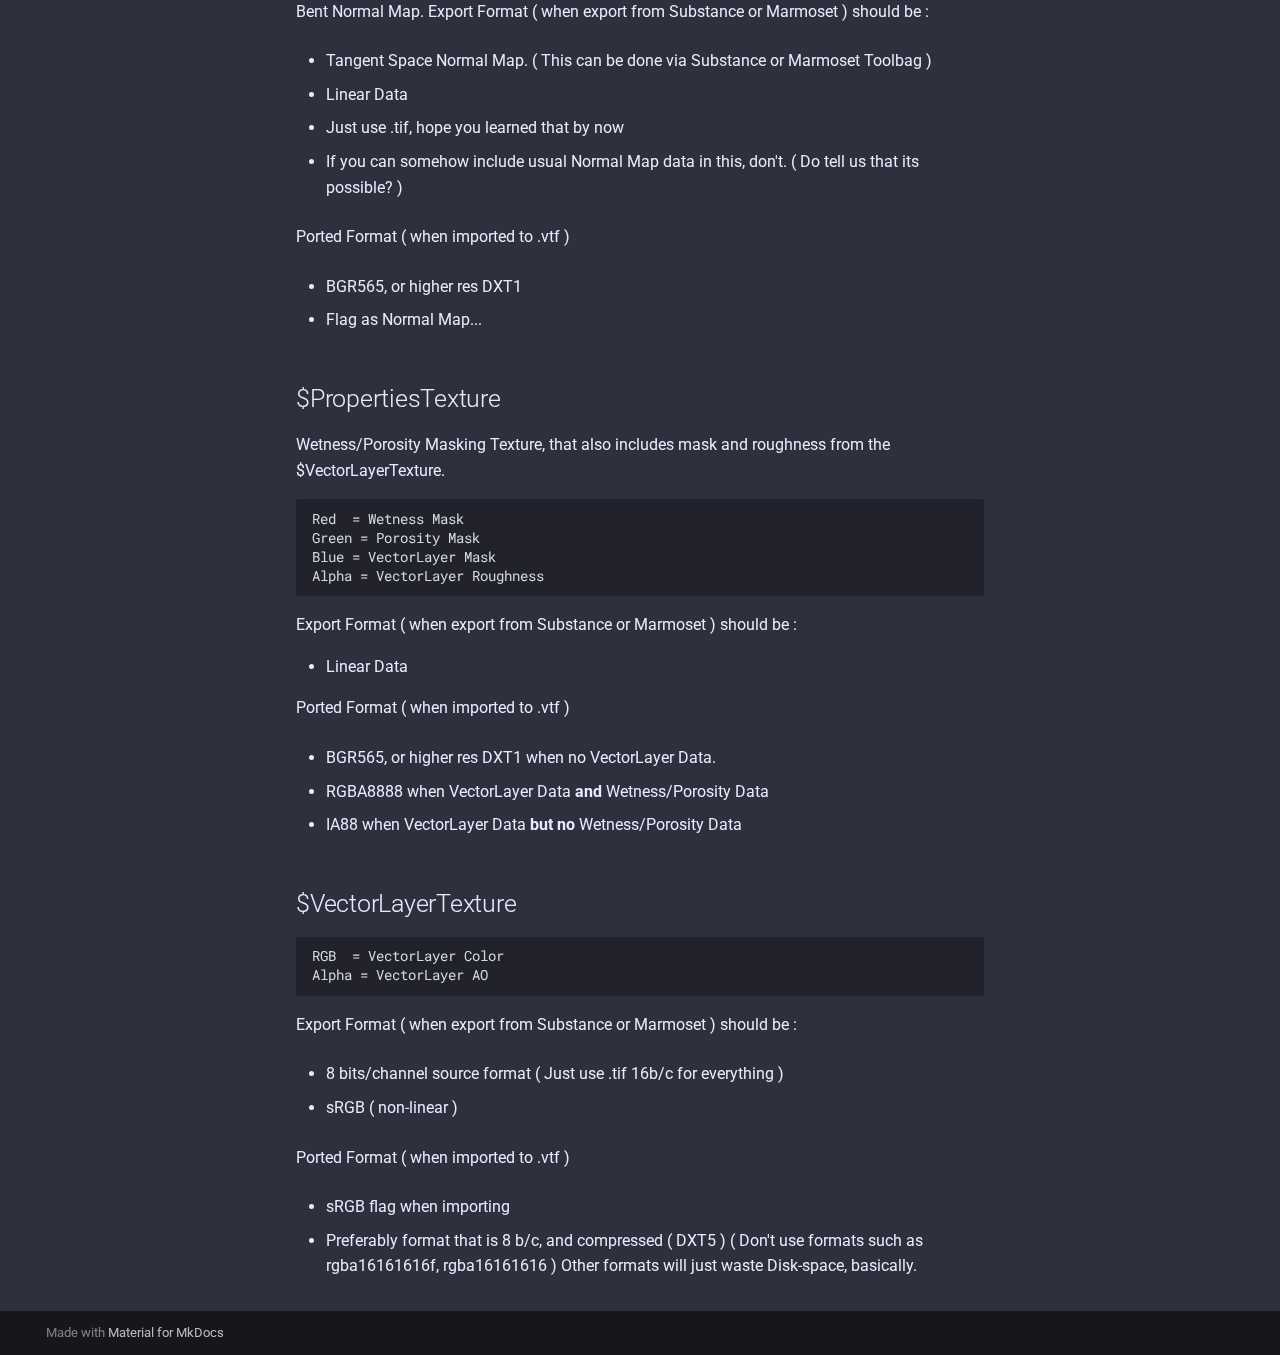
<file: documentation/Shaders/PBR/2._PBR_Textures/index.html>
<!doctype html>
<html lang="en" class="no-js">
  <head>
    
      <meta charset="utf-8">
      <meta name="viewport" content="width=device-width,initial-scale=1">
      
        <meta name="description" content="Docs for features in HDTF">
      
      
        <meta name="author" content="Nbc66">
      
      
        <link rel="canonical" href="https://nbc66.github.io/hdtf_docs/documentation/Shaders/PBR/2._PBR_Textures/">
      
      
        <link rel="prev" href="../1._VMT_for_Dummies/">
      
      
        <link rel="next" href="../PBR_Parameters/">
      
      <link rel="icon" href="../../../../images/icon/hdtf_icon.jpg">
      <meta name="generator" content="mkdocs-1.4.3, mkdocs-material-9.1.19">
    
    
      
        <title>PBR Textures - Hunt Down The Freeman: Tech Docs</title>
      
    
    
      <link rel="stylesheet" href="../../../../assets/stylesheets/main.eebd395e.min.css">
      
        
        <link rel="stylesheet" href="../../../../assets/stylesheets/palette.ecc896b0.min.css">
      
      

    
    
    
      
        
        
        <link rel="preconnect" href="https://fonts.gstatic.com" crossorigin>
        <link rel="stylesheet" href="https://fonts.googleapis.com/css?family=Roboto:300,300i,400,400i,700,700i%7CRoboto+Mono:400,400i,700,700i&display=fallback">
        <style>:root{--md-text-font:"Roboto";--md-code-font:"Roboto Mono"}</style>
      
    
    
      <link rel="stylesheet" href="../../../../stylesheets/extra.css">
    
    <script>__md_scope=new URL("../../../..",location),__md_hash=e=>[...e].reduce((e,_)=>(e<<5)-e+_.charCodeAt(0),0),__md_get=(e,_=localStorage,t=__md_scope)=>JSON.parse(_.getItem(t.pathname+"."+e)),__md_set=(e,_,t=localStorage,a=__md_scope)=>{try{t.setItem(a.pathname+"."+e,JSON.stringify(_))}catch(e){}}</script>
    
      

    
    
    
    
    

    
        <meta property="og:type" content="website" />
    

    <meta property="og:url" content="https://nbc66.github.io/hdtf_docs/documentation/Shaders/PBR/2._PBR_Textures/" />

    
    
        <meta property="og:image:url" content="https://nbc66.github.io/hdtf_docs/images/icon/hdtf_icon.jpg" />
        <meta property="twitter:image" content="https://nbc66.github.io/hdtf_docs/images/icon/hdtf_icon.jpg" />
    

    
        <meta property="og:image:type" content="image/png" />
    

    
        <meta property="og:description" content="Docs for features in HDTF">
    

    <meta property="og:locale" content="en-GB" />

   <link href="../../../../assets/stylesheets/glightbox.min.css" rel="stylesheet"/><style>
        html.glightbox-open { overflow: initial; height: 100%; }
        .gslide-title { margin-top: 0px; user-select: text; }
        .gslide-desc { color: #666; user-select: text; }
        .gslide-image img { background: white; }
        
            .gscrollbar-fixer { padding-right: 15px; }
            .gdesc-inner { font-size: 0.75rem; }
            body[data-md-color-scheme="slate"] .gdesc-inner { background: var(--md-default-bg-color);}
            body[data-md-color-scheme="slate"] .gslide-title { color: var(--md-default-fg-color);}
            body[data-md-color-scheme="slate"] .gslide-desc { color: var(--md-default-fg-color);}
            </style> <script src="../../../../assets/javascripts/glightbox.min.js"></script></head>
  
  
    
    
    
    
    
    <body dir="ltr" data-md-color-scheme="slate" data-md-color-primary="custom" data-md-color-accent="red">
  
    
    
    <input class="md-toggle" data-md-toggle="drawer" type="checkbox" id="__drawer" autocomplete="off">
    <input class="md-toggle" data-md-toggle="search" type="checkbox" id="__search" autocomplete="off">
    <label class="md-overlay" for="__drawer"></label>
    <div data-md-component="skip">
      
        
        <a href="#pbr-textures" class="md-skip">
          Skip to content
        </a>
      
    </div>
    <div data-md-component="announce">
      
    </div>
    
    
      

<header class="md-header" data-md-component="header">
  <nav class="md-header__inner md-grid" aria-label="Header">
    <a href="../../../.." title="Hunt Down The Freeman: Tech Docs" class="md-header__button md-logo" aria-label="Hunt Down The Freeman: Tech Docs" data-md-component="logo">
      
  <img src="../../../../images/icon/hdtf_icon.jpg" alt="logo">

    </a>
    <label class="md-header__button md-icon" for="__drawer">
      <svg xmlns="http://www.w3.org/2000/svg" viewBox="0 0 24 24"><path d="M3 6h18v2H3V6m0 5h18v2H3v-2m0 5h18v2H3v-2Z"/></svg>
    </label>
    <div class="md-header__title" data-md-component="header-title">
      <div class="md-header__ellipsis">
        <div class="md-header__topic">
          <span class="md-ellipsis">
            Hunt Down The Freeman: Tech Docs
          </span>
        </div>
        <div class="md-header__topic" data-md-component="header-topic">
          <span class="md-ellipsis">
            
              PBR Textures
            
          </span>
        </div>
      </div>
    </div>
    
      
    
    
    
      <label class="md-header__button md-icon" for="__search">
        <svg xmlns="http://www.w3.org/2000/svg" viewBox="0 0 24 24"><path d="M9.5 3A6.5 6.5 0 0 1 16 9.5c0 1.61-.59 3.09-1.56 4.23l.27.27h.79l5 5-1.5 1.5-5-5v-.79l-.27-.27A6.516 6.516 0 0 1 9.5 16 6.5 6.5 0 0 1 3 9.5 6.5 6.5 0 0 1 9.5 3m0 2C7 5 5 7 5 9.5S7 14 9.5 14 14 12 14 9.5 12 5 9.5 5Z"/></svg>
      </label>
      <div class="md-search" data-md-component="search" role="dialog">
  <label class="md-search__overlay" for="__search"></label>
  <div class="md-search__inner" role="search">
    <form class="md-search__form" name="search">
      <input type="text" class="md-search__input" name="query" aria-label="Search" placeholder="Search" autocapitalize="off" autocorrect="off" autocomplete="off" spellcheck="false" data-md-component="search-query" required>
      <label class="md-search__icon md-icon" for="__search">
        <svg xmlns="http://www.w3.org/2000/svg" viewBox="0 0 24 24"><path d="M9.5 3A6.5 6.5 0 0 1 16 9.5c0 1.61-.59 3.09-1.56 4.23l.27.27h.79l5 5-1.5 1.5-5-5v-.79l-.27-.27A6.516 6.516 0 0 1 9.5 16 6.5 6.5 0 0 1 3 9.5 6.5 6.5 0 0 1 9.5 3m0 2C7 5 5 7 5 9.5S7 14 9.5 14 14 12 14 9.5 12 5 9.5 5Z"/></svg>
        <svg xmlns="http://www.w3.org/2000/svg" viewBox="0 0 24 24"><path d="M20 11v2H8l5.5 5.5-1.42 1.42L4.16 12l7.92-7.92L13.5 5.5 8 11h12Z"/></svg>
      </label>
      <nav class="md-search__options" aria-label="Search">
        
        <button type="reset" class="md-search__icon md-icon" title="Clear" aria-label="Clear" tabindex="-1">
          <svg xmlns="http://www.w3.org/2000/svg" viewBox="0 0 24 24"><path d="M19 6.41 17.59 5 12 10.59 6.41 5 5 6.41 10.59 12 5 17.59 6.41 19 12 13.41 17.59 19 19 17.59 13.41 12 19 6.41Z"/></svg>
        </button>
      </nav>
      
    </form>
    <div class="md-search__output">
      <div class="md-search__scrollwrap" data-md-scrollfix>
        <div class="md-search-result" data-md-component="search-result">
          <div class="md-search-result__meta">
            Initializing search
          </div>
          <ol class="md-search-result__list" role="presentation"></ol>
        </div>
      </div>
    </div>
  </div>
</div>
    
    
      <div class="md-header__source">
        <a href="https://github.com/Nbc66/hdtf_docs" title="Go to repository" class="md-source" data-md-component="source">
  <div class="md-source__icon md-icon">
    
    <svg xmlns="http://www.w3.org/2000/svg" viewBox="0 0 448 512"><!--! Font Awesome Free 6.4.0 by @fontawesome - https://fontawesome.com License - https://fontawesome.com/license/free (Icons: CC BY 4.0, Fonts: SIL OFL 1.1, Code: MIT License) Copyright 2023 Fonticons, Inc.--><path d="M439.55 236.05 244 40.45a28.87 28.87 0 0 0-40.81 0l-40.66 40.63 51.52 51.52c27.06-9.14 52.68 16.77 43.39 43.68l49.66 49.66c34.23-11.8 61.18 31 35.47 56.69-26.49 26.49-70.21-2.87-56-37.34L240.22 199v121.85c25.3 12.54 22.26 41.85 9.08 55a34.34 34.34 0 0 1-48.55 0c-17.57-17.6-11.07-46.91 11.25-56v-123c-20.8-8.51-24.6-30.74-18.64-45L142.57 101 8.45 235.14a28.86 28.86 0 0 0 0 40.81l195.61 195.6a28.86 28.86 0 0 0 40.8 0l194.69-194.69a28.86 28.86 0 0 0 0-40.81z"/></svg>
  </div>
  <div class="md-source__repository">
    Nbc66/hdtf_docs
  </div>
</a>
      </div>
    
  </nav>
  
</header>
    
    <div class="md-container" data-md-component="container">
      
      
        
          
            
<nav class="md-tabs" aria-label="Tabs" data-md-component="tabs">
  <div class="md-grid">
    <ul class="md-tabs__list">
      
        
  
  


  <li class="md-tabs__item">
    <a href="../../../.." class="md-tabs__link">
      Technical Docs
    </a>
  </li>

      
        
  
  
    
  


  
  
  
    

  
  
  
    <li class="md-tabs__item">
      <a href="../../../Mechanics/Staged%20Reloads/" class="md-tabs__link md-tabs__link--active">
        Documentation
      </a>
    </li>
  

  

      
    </ul>
  </div>
</nav>
          
        
      
      <main class="md-main" data-md-component="main">
        <div class="md-main__inner md-grid">
          
            
              
              <div class="md-sidebar md-sidebar--primary" data-md-component="sidebar" data-md-type="navigation" >
                <div class="md-sidebar__scrollwrap">
                  <div class="md-sidebar__inner">
                    

  


<nav class="md-nav md-nav--primary md-nav--lifted" aria-label="Navigation" data-md-level="0">
  <label class="md-nav__title" for="__drawer">
    <a href="../../../.." title="Hunt Down The Freeman: Tech Docs" class="md-nav__button md-logo" aria-label="Hunt Down The Freeman: Tech Docs" data-md-component="logo">
      
  <img src="../../../../images/icon/hdtf_icon.jpg" alt="logo">

    </a>
    Hunt Down The Freeman: Tech Docs
  </label>
  
    <div class="md-nav__source">
      <a href="https://github.com/Nbc66/hdtf_docs" title="Go to repository" class="md-source" data-md-component="source">
  <div class="md-source__icon md-icon">
    
    <svg xmlns="http://www.w3.org/2000/svg" viewBox="0 0 448 512"><!--! Font Awesome Free 6.4.0 by @fontawesome - https://fontawesome.com License - https://fontawesome.com/license/free (Icons: CC BY 4.0, Fonts: SIL OFL 1.1, Code: MIT License) Copyright 2023 Fonticons, Inc.--><path d="M439.55 236.05 244 40.45a28.87 28.87 0 0 0-40.81 0l-40.66 40.63 51.52 51.52c27.06-9.14 52.68 16.77 43.39 43.68l49.66 49.66c34.23-11.8 61.18 31 35.47 56.69-26.49 26.49-70.21-2.87-56-37.34L240.22 199v121.85c25.3 12.54 22.26 41.85 9.08 55a34.34 34.34 0 0 1-48.55 0c-17.57-17.6-11.07-46.91 11.25-56v-123c-20.8-8.51-24.6-30.74-18.64-45L142.57 101 8.45 235.14a28.86 28.86 0 0 0 0 40.81l195.61 195.6a28.86 28.86 0 0 0 40.8 0l194.69-194.69a28.86 28.86 0 0 0 0-40.81z"/></svg>
  </div>
  <div class="md-source__repository">
    Nbc66/hdtf_docs
  </div>
</a>
    </div>
  
  <ul class="md-nav__list" data-md-scrollfix>
    
      
      
      

  
  
  
    <li class="md-nav__item">
      <a href="../../../.." class="md-nav__link">
        Technical Docs
      </a>
    </li>
  

    
      
      
      

  
  
    
  
  
    
    <li class="md-nav__item md-nav__item--active md-nav__item--nested">
      
      
      
      
      <input class="md-nav__toggle md-toggle " type="checkbox" id="__nav_2" checked>
      
      
      
        <label class="md-nav__link" for="__nav_2" id="__nav_2_label" tabindex="0">
          Documentation
          <span class="md-nav__icon md-icon"></span>
        </label>
      
      <nav class="md-nav" data-md-level="1" aria-labelledby="__nav_2_label" aria-expanded="true">
        <label class="md-nav__title" for="__nav_2">
          <span class="md-nav__icon md-icon"></span>
          Documentation
        </label>
        <ul class="md-nav__list" data-md-scrollfix>
          
            
              
  
  
  
    
    <li class="md-nav__item md-nav__item--nested">
      
      
      
      
      <input class="md-nav__toggle md-toggle " type="checkbox" id="__nav_2_1" >
      
      
      
        <label class="md-nav__link" for="__nav_2_1" id="__nav_2_1_label" tabindex="0">
          Mechanics
          <span class="md-nav__icon md-icon"></span>
        </label>
      
      <nav class="md-nav" data-md-level="2" aria-labelledby="__nav_2_1_label" aria-expanded="false">
        <label class="md-nav__title" for="__nav_2_1">
          <span class="md-nav__icon md-icon"></span>
          Mechanics
        </label>
        <ul class="md-nav__list" data-md-scrollfix>
          
            
              
  
  
  
    <li class="md-nav__item">
      <a href="../../../Mechanics/Staged%20Reloads/" class="md-nav__link">
        Staged Reloads
      </a>
    </li>
  

            
          
            
              
  
  
  
    <li class="md-nav__item">
      <a href="../../../Mechanics/Viewmodel%20Arms/" class="md-nav__link">
        Viewmodel Arms
      </a>
    </li>
  

            
          
        </ul>
      </nav>
    </li>
  

            
          
            
              
  
  
    
  
  
    
    <li class="md-nav__item md-nav__item--active md-nav__item--nested">
      
      
      
      
      <input class="md-nav__toggle md-toggle " type="checkbox" id="__nav_2_2" checked>
      
      
      
        <label class="md-nav__link" for="__nav_2_2" id="__nav_2_2_label" tabindex="0">
          Shaders
          <span class="md-nav__icon md-icon"></span>
        </label>
      
      <nav class="md-nav" data-md-level="2" aria-labelledby="__nav_2_2_label" aria-expanded="true">
        <label class="md-nav__title" for="__nav_2_2">
          <span class="md-nav__icon md-icon"></span>
          Shaders
        </label>
        <ul class="md-nav__list" data-md-scrollfix>
          
            
              
  
  
    
  
  
    
    <li class="md-nav__item md-nav__item--active md-nav__item--nested">
      
      
      
      
      <input class="md-nav__toggle md-toggle " type="checkbox" id="__nav_2_2_1" checked>
      
      
      
        <label class="md-nav__link" for="__nav_2_2_1" id="__nav_2_2_1_label" tabindex="0">
          PBR
          <span class="md-nav__icon md-icon"></span>
        </label>
      
      <nav class="md-nav" data-md-level="3" aria-labelledby="__nav_2_2_1_label" aria-expanded="true">
        <label class="md-nav__title" for="__nav_2_2_1">
          <span class="md-nav__icon md-icon"></span>
          PBR
        </label>
        <ul class="md-nav__list" data-md-scrollfix>
          
            
              
  
  
  
    <li class="md-nav__item">
      <a href="../1._VMT_for_Dummies/" class="md-nav__link">
        VMTs 101
      </a>
    </li>
  

            
          
            
              
  
  
    
  
  
    <li class="md-nav__item md-nav__item--active">
      
      <input class="md-nav__toggle md-toggle" type="checkbox" id="__toc">
      
      
        
      
      
        <label class="md-nav__link md-nav__link--active" for="__toc">
          PBR Textures
          <span class="md-nav__icon md-icon"></span>
        </label>
      
      <a href="./" class="md-nav__link md-nav__link--active">
        PBR Textures
      </a>
      
        

<nav class="md-nav md-nav--secondary" aria-label="Table of contents">
  
  
  
    
  
  
    <label class="md-nav__title" for="__toc">
      <span class="md-nav__icon md-icon"></span>
      Table of contents
    </label>
    <ul class="md-nav__list" data-md-component="toc" data-md-scrollfix>
      
        <li class="md-nav__item">
  <a href="#for-all-textures" class="md-nav__link">
    For all Textures
  </a>
  
</li>
      
        <li class="md-nav__item">
  <a href="#basetexture" class="md-nav__link">
    $BaseTexture
  </a>
  
</li>
      
        <li class="md-nav__item">
  <a href="#normaltexture-bumpmap" class="md-nav__link">
    $NormalTexture / $BumpMap
  </a>
  
</li>
      
        <li class="md-nav__item">
  <a href="#mraotexture" class="md-nav__link">
    $MRAOTexture
  </a>
  
</li>
      
        <li class="md-nav__item">
  <a href="#emissiontexture" class="md-nav__link">
    $EmissionTexture
  </a>
  
</li>
      
        <li class="md-nav__item">
  <a href="#ssstexture" class="md-nav__link">
    $SSSTEXTURE
  </a>
  
</li>
      
        <li class="md-nav__item">
  <a href="#bentnormal" class="md-nav__link">
    $BentNormal
  </a>
  
</li>
      
        <li class="md-nav__item">
  <a href="#propertiestexture" class="md-nav__link">
    $PropertiesTexture
  </a>
  
</li>
      
        <li class="md-nav__item">
  <a href="#vectorlayertexture" class="md-nav__link">
    $VectorLayerTexture
  </a>
  
</li>
      
    </ul>
  
</nav>
      
    </li>
  

            
          
            
              
  
  
  
    <li class="md-nav__item">
      <a href="../PBR_Parameters/" class="md-nav__link">
        PBR Parameters
      </a>
    </li>
  

            
          
        </ul>
      </nav>
    </li>
  

            
          
        </ul>
      </nav>
    </li>
  

            
          
            
              
  
  
  
    
    <li class="md-nav__item md-nav__item--nested">
      
      
      
      
      <input class="md-nav__toggle md-toggle " type="checkbox" id="__nav_2_3" >
      
      
      
        <label class="md-nav__link" for="__nav_2_3" id="__nav_2_3_label" tabindex="0">
          Sound
          <span class="md-nav__icon md-icon"></span>
        </label>
      
      <nav class="md-nav" data-md-level="2" aria-labelledby="__nav_2_3_label" aria-expanded="false">
        <label class="md-nav__title" for="__nav_2_3">
          <span class="md-nav__icon md-icon"></span>
          Sound
        </label>
        <ul class="md-nav__list" data-md-scrollfix>
          
            
              
  
  
  
    <li class="md-nav__item">
      <a href="../../../Sound/FMOD%20Studio%20and%20entity%20usage/" class="md-nav__link">
        FMOD Studio
      </a>
    </li>
  

            
          
        </ul>
      </nav>
    </li>
  

            
          
        </ul>
      </nav>
    </li>
  

    
  </ul>
</nav>
                  </div>
                </div>
              </div>
            
            
              
              <div class="md-sidebar md-sidebar--secondary" data-md-component="sidebar" data-md-type="toc" >
                <div class="md-sidebar__scrollwrap">
                  <div class="md-sidebar__inner">
                    

<nav class="md-nav md-nav--secondary" aria-label="Table of contents">
  
  
  
    
  
  
    <label class="md-nav__title" for="__toc">
      <span class="md-nav__icon md-icon"></span>
      Table of contents
    </label>
    <ul class="md-nav__list" data-md-component="toc" data-md-scrollfix>
      
        <li class="md-nav__item">
  <a href="#for-all-textures" class="md-nav__link">
    For all Textures
  </a>
  
</li>
      
        <li class="md-nav__item">
  <a href="#basetexture" class="md-nav__link">
    $BaseTexture
  </a>
  
</li>
      
        <li class="md-nav__item">
  <a href="#normaltexture-bumpmap" class="md-nav__link">
    $NormalTexture / $BumpMap
  </a>
  
</li>
      
        <li class="md-nav__item">
  <a href="#mraotexture" class="md-nav__link">
    $MRAOTexture
  </a>
  
</li>
      
        <li class="md-nav__item">
  <a href="#emissiontexture" class="md-nav__link">
    $EmissionTexture
  </a>
  
</li>
      
        <li class="md-nav__item">
  <a href="#ssstexture" class="md-nav__link">
    $SSSTEXTURE
  </a>
  
</li>
      
        <li class="md-nav__item">
  <a href="#bentnormal" class="md-nav__link">
    $BentNormal
  </a>
  
</li>
      
        <li class="md-nav__item">
  <a href="#propertiestexture" class="md-nav__link">
    $PropertiesTexture
  </a>
  
</li>
      
        <li class="md-nav__item">
  <a href="#vectorlayertexture" class="md-nav__link">
    $VectorLayerTexture
  </a>
  
</li>
      
    </ul>
  
</nav>
                  </div>
                </div>
              </div>
            
          
          
            <div class="md-content" data-md-component="content">
              <article class="md-content__inner md-typeset">
                
                  

  
  


<h1 id="pbr-textures">PBR Textures</h1>
<p>PBR Textures should follow some guidelines.
 Important note :
 Using VTFedit ( for example ) for converting textures does not allow you to use 16b/c textures, at all!
 When converting a 16b/c texture, vtf edit will convert it to 8b/c first and then convert that.</p>
<h2 id="for-all-textures">For all Textures</h2>
<p>If you use compressed Ported Formats ( .vtf image formats ),
 export your textures as the next power of 2 and then clamp downwards.
 This will make the end result look less compressed ( speaking from experience )</p>
<h2 id="basetexture">$BaseTexture</h2>
<p>BaseColor of the material.
Export Format ( when export from Substance for example ) should be :</p>
<ul>
<li>
<p>8 bits/channel source format ( Just use .tif 16b/c for everything )</p>
</li>
<li>
<p>sRGB ( non-linear )
 sRGB8 is the default format for BaseColor in Substance Painter.</p>
</li>
</ul>
<p>Ported Format ( when imported to .vtf )</p>
<ul>
<li>
<p>sRGB flag when importing</p>
</li>
<li>
<p>Preferably format that is 8 b/c
 ( Don't use formats such as rgba16161616f, rgba16161616 )
 Other formats will just waste Disk-space, basically.</p>
</li>
</ul>
<h2 id="normaltexture-bumpmap">$NormalTexture / $BumpMap</h2>
<p>Also known as Normal Map.
Export Format ( when export from Substance for example ) should be :</p>
<ul>
<li>Just do whatever, but export as 16b/c. ( just use .tif at 16b/c )</li>
</ul>
<p>Ported Format ( when imported to .vtf )</p>
<ul>
<li>
<p>DirectX Normal Map Directions.
 ( Turns out that Textures.com Normals are OpenGL Format  )
 If your format is OpenGL, just flip the green channel ( 1.0f - Green Channel, or er ctrl + i in Photoshop )
 If you don't know what any of this means, you should learn what it means via <strong>search engine here</strong></p>
</li>
<li>
<p>VTF Normal Map flag.
 This does some wacky stuff regarding mip-maps, just do it, don't question it.
 Normal maps should be flagged as such?? Big surprise!</p>
</li>
<li>
<p>Preferably use BGR565, unless alpha channel is needed or the file is too large...</p>
</li>
</ul>
<h2 id="mraotexture">$MRAOTexture</h2>
<ul>
<li>Red = Metallic</li>
<li>Green = Roughness</li>
<li>Blue = Ambient Occlusion</li>
</ul>
<p>Export Format ( when export from Substance for example ) should be :</p>
<ul>
<li>8 or 16 bits/channel source format ( Just use .tif 16b/c for everything )</li>
</ul>
<p>Ported Format ( when imported to .vtf )</p>
<ul>
<li>Preferably not compressed. But when compressed, BGR565</li>
</ul>
<p>Suggestions :</p>
<ul>
<li>
<p>Use BGR565 for Rough Materials with low/no Metallic  That is because
   in this format, the Channel including Roughness will have least
   compression and it will make the file the smallest, whilst still
   looking very HQ</p>
</li>
<li>
<p>Preferably don't use Formats with preserved Alpha Channels ( RGBA8888 or DXT5 )</p>
</li>
</ul>
<h2 id="emissiontexture">$EmissionTexture</h2>
<p>Additive Self-Illumination of the material.
If you want resulting bloom, the $BaseTexture must be non-black.</p>
<p>Export Format ( when export from Substance for example ) should be :</p>
<ul>
<li>8 bits/channel source format ( Just use .tif 16b/c for everything )</li>
<li>sRGB ( non-linear )
 sRGB8 is the default format for Emissive Substance Painter.</li>
</ul>
<p>Ported Format ( when imported to .vtf )</p>
<ul>
<li>sRGB flag when importing</li>
<li>Preferably format that is 8 b/c, and compressed ( DXT5 )
 ( Don't use formats such as rgba16161616f, rgba16161616 )
 Other formats will just waste Disk-space, basically.</li>
</ul>
<h2 id="ssstexture">$SSSTEXTURE</h2>
<p>Thickness Map and Color Texture for <strong>Models</strong>.</p>
<ul>
<li>Red = Thickness</li>
<li>Green = Red Channel of desired SSS-Color</li>
<li>Blue = Green Channel of desired SSS-Color</li>
<li>Alpha = Blue Channel of desired SSS-Color</li>
</ul>
<p>Now hold on a second, this might look a bit odd, why is Thickness on the Red Channel instead of Alpha?
 Glad you asked!</p>
<p>Using advanced statistical analysis on the probability of Blue Color in Sub-Surface Scattering.
 ( We tried to come up with things that are blue and have Subsurface Scattering )
 We determined that... Blue is not all that likely... I mean... Blue Mushrooms, Butterflies... Duh?!
 By saying RIP to alpha ( blue color in an SSS-Texture ),
 you may be able to use compressed formats such as BGR565 or preferably DXT1!
 This was done as a diskspace saving measure.
 If your SSS Texture only has Thickness and Blue color, you may use a format such as IA88
 Just make sure to set $SSSTint to "[0 0 1]" otherwise it will interpret thickness for Red and Green Color.</p>
<p>Export Format ( when export from Substance for example ) should be :</p>
<ul>
<li>16 bits/channel source format ( Just use .tif 16b/c for everything )</li>
<li>Linear Data</li>
</ul>
<p>This is very important, because the blue channel of the color is in the alpha channel.
 Alpha Channels will <strong>not</strong> get converted from Gamma to Linear, so sRGB is out of the question.</p>
<p>Ported Format ( when imported to .vtf )</p>
<ul>
<li>DXT1 or BGR565 ( if less compression is desired ) for when there is no blue</li>
<li>DXT5 for when there is blue</li>
<li>Preferably format that is 8 b/c, and compressed such as DXT1 - DXT5 or BGR565. Don't use formats such as rgba16161616f, rgba16161616. Other formats will just waste Disk-space.</li>
</ul>
<h2 id="bentnormal">$BentNormal</h2>
<p>Bent Normal Map.
 Export Format ( when export from Substance or Marmoset ) should be :</p>
<ul>
<li>
<p>Tangent Space Normal Map. ( This can be done via Substance or Marmoset Toolbag )</p>
</li>
<li>
<p>Linear Data</p>
</li>
<li>
<p>Just use .tif, hope you learned that by now</p>
</li>
<li>
<p>If you can somehow include usual Normal Map data in this, don't. ( Do tell us that its possible? )</p>
</li>
</ul>
<p>Ported Format ( when imported to .vtf )</p>
<ul>
<li>
<p>BGR565, or higher res DXT1</p>
</li>
<li>
<p>Flag as Normal Map...</p>
</li>
</ul>
<h2 id="propertiestexture">$PropertiesTexture</h2>
<p>Wetness/Porosity Masking Texture, that also includes mask and roughness from the $VectorLayerTexture.</p>
<div class="highlight"><pre><span></span><code>Red  = Wetness Mask
Green = Porosity Mask
Blue = VectorLayer Mask
Alpha = VectorLayer Roughness
</code></pre></div>
<p>Export Format ( when export from Substance or Marmoset ) should be :</p>
<ul>
<li>Linear Data</li>
</ul>
<p>Ported Format ( when imported to .vtf )</p>
<ul>
<li>
<p>BGR565, or higher res DXT1 when no VectorLayer Data.</p>
</li>
<li>
<p>RGBA8888 when VectorLayer Data <strong>and</strong> Wetness/Porosity Data</p>
</li>
<li>
<p>IA88 when VectorLayer Data <strong>but no</strong> Wetness/Porosity Data</p>
</li>
</ul>
<h2 id="vectorlayertexture">$VectorLayerTexture</h2>
<div class="highlight"><pre><span></span><code>RGB  = VectorLayer Color
Alpha = VectorLayer AO
</code></pre></div>
<p>Export Format ( when export from Substance or Marmoset ) should be :</p>
<ul>
<li>
<p>8 bits/channel source format ( Just use .tif 16b/c for everything )</p>
</li>
<li>
<p>sRGB ( non-linear )</p>
</li>
</ul>
<p>Ported Format ( when imported to .vtf )</p>
<ul>
<li>
<p>sRGB flag when importing</p>
</li>
<li>
<p>Preferably format that is 8 b/c, and compressed ( DXT5 )
 ( Don't use formats such as rgba16161616f, rgba16161616 )
 Other formats will just waste Disk-space, basically.</p>
</li>
</ul>





                
              </article>
            </div>
          
          
        </div>
        
      </main>
      
        <footer class="md-footer">
  
  <div class="md-footer-meta md-typeset">
    <div class="md-footer-meta__inner md-grid">
      <div class="md-copyright">
  
  
    Made with
    <a href="https://squidfunk.github.io/mkdocs-material/" target="_blank" rel="noopener">
      Material for MkDocs
    </a>
  
</div>
      
    </div>
  </div>
</footer>
      
    </div>
    <div class="md-dialog" data-md-component="dialog">
      <div class="md-dialog__inner md-typeset"></div>
    </div>
    
    <script id="__config" type="application/json">{"base": "../../../..", "features": ["navigation.tabs"], "search": "../../../../assets/javascripts/workers/search.74e28a9f.min.js", "translations": {"clipboard.copied": "Copied to clipboard", "clipboard.copy": "Copy to clipboard", "search.result.more.one": "1 more on this page", "search.result.more.other": "# more on this page", "search.result.none": "No matching documents", "search.result.one": "1 matching document", "search.result.other": "# matching documents", "search.result.placeholder": "Type to start searching", "search.result.term.missing": "Missing", "select.version": "Select version"}}</script>
    
    
      <script src="../../../../assets/javascripts/bundle.220ee61c.min.js"></script>
      
    
  <script>document$.subscribe(() => {const lightbox = GLightbox({"touchNavigation": true, "loop": false, "zoomable": true, "draggable": true, "openEffect": "fade", "closeEffect": "fade", "slideEffect": "slide"});})</script></body>
</html>
</file>
<file: stylesheets/extra.css>
:root {
  --md-primary-fg-color:        #870102;
  --md-primary-fg-color--light: #870102;
  --md-primary-fg-color--dark:  #870102;
}
</file>
<file: site/assets/stylesheets/main.1d29e8d0.min.css>
@charset "UTF-8";html{-webkit-text-size-adjust:none;-moz-text-size-adjust:none;-ms-text-size-adjust:none;text-size-adjust:none;box-sizing:border-box}*,:after,:before{box-sizing:inherit}@media (prefers-reduced-motion){*,:after,:before{transition:none!important}}body{margin:0}a,button,input,label{-webkit-tap-highlight-color:transparent}a{color:inherit;text-decoration:none}hr{border:0;box-sizing:initial;display:block;height:.05rem;overflow:visible;padding:0}small{font-size:80%}sub,sup{line-height:1em}img{border-style:none}table{border-collapse:initial;border-spacing:0}td,th{font-weight:400;vertical-align:top}button{background:transparent;border:0;font-family:inherit;font-size:inherit;margin:0;padding:0}input{border:0;outline:none}:root,[data-md-color-scheme=default]{--md-default-fg-color:rgba(0,0,0,.87);--md-default-fg-color--light:rgba(0,0,0,.54);--md-default-fg-color--lighter:rgba(0,0,0,.32);--md-default-fg-color--lightest:rgba(0,0,0,.07);--md-default-bg-color:#fff;--md-default-bg-color--light:hsla(0,0%,100%,.7);--md-default-bg-color--lighter:hsla(0,0%,100%,.3);--md-default-bg-color--lightest:hsla(0,0%,100%,.12);--md-primary-fg-color:#4051b5;--md-primary-fg-color--light:#5d6cc0;--md-primary-fg-color--dark:#303fa1;--md-primary-bg-color:#fff;--md-primary-bg-color--light:hsla(0,0%,100%,.7);--md-accent-fg-color:#526cfe;--md-accent-fg-color--transparent:rgba(82,108,254,.1);--md-accent-bg-color:#fff;--md-accent-bg-color--light:hsla(0,0%,100%,.7);--md-code-fg-color:#36464e;--md-code-bg-color:#f5f5f5;--md-code-hl-color:rgba(255,255,0,.5);--md-code-hl-number-color:#d52a2a;--md-code-hl-special-color:#db1457;--md-code-hl-function-color:#a846b9;--md-code-hl-constant-color:#6e59d9;--md-code-hl-keyword-color:#3f6ec6;--md-code-hl-string-color:#1c7d4d;--md-code-hl-name-color:var(--md-code-fg-color);--md-code-hl-operator-color:var(--md-default-fg-color--light);--md-code-hl-punctuation-color:var(--md-default-fg-color--light);--md-code-hl-comment-color:var(--md-default-fg-color--light);--md-code-hl-generic-color:var(--md-default-fg-color--light);--md-code-hl-variable-color:var(--md-default-fg-color--light);--md-typeset-color:var(--md-default-fg-color);--md-typeset-a-color:var(--md-primary-fg-color);--md-typeset-mark-color:rgba(255,255,0,.5);--md-typeset-del-color:rgba(245,80,61,.15);--md-typeset-ins-color:rgba(11,213,112,.15);--md-typeset-kbd-color:#fafafa;--md-typeset-kbd-accent-color:#fff;--md-typeset-kbd-border-color:#b8b8b8;--md-typeset-table-color:rgba(0,0,0,.12);--md-admonition-fg-color:var(--md-default-fg-color);--md-admonition-bg-color:var(--md-default-bg-color);--md-footer-fg-color:#fff;--md-footer-fg-color--light:hsla(0,0%,100%,.7);--md-footer-fg-color--lighter:hsla(0,0%,100%,.3);--md-footer-bg-color:rgba(0,0,0,.87);--md-footer-bg-color--dark:rgba(0,0,0,.32);--md-shadow-z1:0 0.2rem 0.5rem rgba(0,0,0,.05),0 0 0.05rem rgba(0,0,0,.1);--md-shadow-z2:0 0.2rem 0.5rem rgba(0,0,0,.1),0 0 0.05rem rgba(0,0,0,.25);--md-shadow-z3:0 0.2rem 0.5rem rgba(0,0,0,.2),0 0 0.05rem rgba(0,0,0,.35)}.md-icon svg{fill:currentcolor;display:block;height:1.2rem;width:1.2rem}body{-webkit-font-smoothing:antialiased;-moz-osx-font-smoothing:grayscale;--md-text-font-family:var(--md-text-font,_),-apple-system,BlinkMacSystemFont,Helvetica,Arial,sans-serif;--md-code-font-family:var(--md-code-font,_),SFMono-Regular,Consolas,Menlo,monospace}body,input{font-feature-settings:"kern","liga";font-family:var(--md-text-font-family)}body,code,input,kbd,pre{color:var(--md-typeset-color)}code,kbd,pre{font-feature-settings:"kern";font-family:var(--md-code-font-family)}:root{--md-typeset-table-sort-icon:url('data:image/svg+xml;charset=utf-8,<svg xmlns="http://www.w3.org/2000/svg" viewBox="0 0 24 24"><path d="m18 21-4-4h3V7h-3l4-4 4 4h-3v10h3M2 19v-2h10v2M2 13v-2h7v2M2 7V5h4v2H2Z"/></svg>');--md-typeset-table-sort-icon--asc:url('data:image/svg+xml;charset=utf-8,<svg xmlns="http://www.w3.org/2000/svg" viewBox="0 0 24 24"><path d="M19 17h3l-4 4-4-4h3V3h2M2 17h10v2H2M6 5v2H2V5m0 6h7v2H2v-2Z"/></svg>');--md-typeset-table-sort-icon--desc:url('data:image/svg+xml;charset=utf-8,<svg xmlns="http://www.w3.org/2000/svg" viewBox="0 0 24 24"><path d="M19 7h3l-4-4-4 4h3v14h2M2 17h10v2H2M6 5v2H2V5m0 6h7v2H2v-2Z"/></svg>')}.md-typeset{-webkit-print-color-adjust:exact;color-adjust:exact;font-size:.8rem;line-height:1.6}@media print{.md-typeset{font-size:.68rem}}.md-typeset blockquote,.md-typeset dl,.md-typeset figure,.md-typeset ol,.md-typeset pre,.md-typeset ul{margin-bottom:1em;margin-top:1em}.md-typeset h1{color:var(--md-default-fg-color--light);font-size:2em;line-height:1.3;margin:0 0 1.25em}.md-typeset h1,.md-typeset h2{font-weight:300;letter-spacing:-.01em}.md-typeset h2{font-size:1.5625em;line-height:1.4;margin:1.6em 0 .64em}.md-typeset h3{font-size:1.25em;font-weight:400;letter-spacing:-.01em;line-height:1.5;margin:1.6em 0 .8em}.md-typeset h2+h3{margin-top:.8em}.md-typeset h4{font-weight:700;letter-spacing:-.01em;margin:1em 0}.md-typeset h5,.md-typeset h6{color:var(--md-default-fg-color--light);font-size:.8em;font-weight:700;letter-spacing:-.01em;margin:1.25em 0}.md-typeset h5{text-transform:uppercase}.md-typeset hr{border-bottom:.05rem solid var(--md-default-fg-color--lightest);display:flow-root;margin:1.5em 0}.md-typeset a{color:var(--md-typeset-a-color);word-break:break-word}.md-typeset a,.md-typeset a:before{transition:color 125ms}.md-typeset a:focus,.md-typeset a:hover{color:var(--md-accent-fg-color)}.md-typeset a:focus code,.md-typeset a:hover code{background-color:var(--md-accent-fg-color--transparent)}.md-typeset a code{color:currentcolor;transition:background-color 125ms}.md-typeset a.focus-visible{outline-color:var(--md-accent-fg-color);outline-offset:.2rem}.md-typeset code,.md-typeset kbd,.md-typeset pre{color:var(--md-code-fg-color);direction:ltr}@media print{.md-typeset code,.md-typeset kbd,.md-typeset pre{white-space:pre-wrap}}.md-typeset code{background-color:var(--md-code-bg-color);border-radius:.1rem;-webkit-box-decoration-break:clone;box-decoration-break:clone;font-size:.85em;padding:0 .2941176471em;word-break:break-word}.md-typeset code:not(.focus-visible){-webkit-tap-highlight-color:transparent;outline:none}.md-typeset pre{display:flow-root;line-height:1.4;position:relative}.md-typeset pre>code{-webkit-box-decoration-break:slice;box-decoration-break:slice;box-shadow:none;display:block;margin:0;outline-color:var(--md-accent-fg-color);overflow:auto;padding:.7720588235em 1.1764705882em;scrollbar-color:var(--md-default-fg-color--lighter) transparent;scrollbar-width:thin;touch-action:auto;word-break:normal}.md-typeset pre>code:hover{scrollbar-color:var(--md-accent-fg-color) transparent}.md-typeset pre>code::-webkit-scrollbar{height:.2rem;width:.2rem}.md-typeset pre>code::-webkit-scrollbar-thumb{background-color:var(--md-default-fg-color--lighter)}.md-typeset pre>code::-webkit-scrollbar-thumb:hover{background-color:var(--md-accent-fg-color)}.md-typeset kbd{background-color:var(--md-typeset-kbd-color);border-radius:.1rem;box-shadow:0 .1rem 0 .05rem var(--md-typeset-kbd-border-color),0 .1rem 0 var(--md-typeset-kbd-border-color),0 -.1rem .2rem var(--md-typeset-kbd-accent-color) inset;color:var(--md-default-fg-color);display:inline-block;font-size:.75em;padding:0 .6666666667em;vertical-align:text-top;word-break:break-word}.md-typeset mark{background-color:var(--md-typeset-mark-color);-webkit-box-decoration-break:clone;box-decoration-break:clone;color:inherit;word-break:break-word}.md-typeset abbr{border-bottom:.05rem dotted var(--md-default-fg-color--light);cursor:help;text-decoration:none}@media (hover:none){.md-typeset abbr{position:relative}.md-typeset abbr[title]:-webkit-any(:focus,:hover):after{background-color:var(--md-default-fg-color);border-radius:.1rem;box-shadow:var(--md-shadow-z3);color:var(--md-default-bg-color);content:attr(title);display:inline-block;font-size:.7rem;margin-top:2em;max-width:80%;min-width:-webkit-max-content;min-width:max-content;padding:.2rem .3rem;position:absolute;width:auto}.md-typeset abbr[title]:-moz-any(:focus,:hover):after{background-color:var(--md-default-fg-color);border-radius:.1rem;box-shadow:var(--md-shadow-z3);color:var(--md-default-bg-color);content:attr(title);display:inline-block;font-size:.7rem;margin-top:2em;max-width:80%;min-width:-moz-max-content;min-width:max-content;padding:.2rem .3rem;position:absolute;width:auto}[dir=ltr] .md-typeset abbr[title]:-webkit-any(:focus,:hover):after{left:0}[dir=ltr] .md-typeset abbr[title]:-moz-any(:focus,:hover):after{left:0}[dir=ltr] .md-typeset abbr[title]:is(:focus,:hover):after{left:0}[dir=rtl] .md-typeset abbr[title]:-webkit-any(:focus,:hover):after{right:0}[dir=rtl] .md-typeset abbr[title]:-moz-any(:focus,:hover):after{right:0}[dir=rtl] .md-typeset abbr[title]:is(:focus,:hover):after{right:0}.md-typeset abbr[title]:is(:focus,:hover):after{background-color:var(--md-default-fg-color);border-radius:.1rem;box-shadow:var(--md-shadow-z3);color:var(--md-default-bg-color);content:attr(title);display:inline-block;font-size:.7rem;margin-top:2em;max-width:80%;min-width:-webkit-max-content;min-width:-moz-max-content;min-width:max-content;padding:.2rem .3rem;position:absolute;width:auto}}.md-typeset small{opacity:.75}[dir=ltr] .md-typeset sub,[dir=ltr] .md-typeset sup{margin-left:.078125em}[dir=rtl] .md-typeset sub,[dir=rtl] .md-typeset sup{margin-right:.078125em}[dir=ltr] .md-typeset blockquote{padding-left:.6rem}[dir=rtl] .md-typeset blockquote{padding-right:.6rem}[dir=ltr] .md-typeset blockquote{border-left:.2rem solid var(--md-default-fg-color--lighter)}[dir=rtl] .md-typeset blockquote{border-right:.2rem solid var(--md-default-fg-color--lighter)}.md-typeset blockquote{color:var(--md-default-fg-color--light);margin-left:0;margin-right:0}.md-typeset ul{list-style-type:disc}[dir=ltr] .md-typeset ol,[dir=ltr] .md-typeset ul{margin-left:.625em}[dir=rtl] .md-typeset ol,[dir=rtl] .md-typeset ul{margin-right:.625em}.md-typeset ol,.md-typeset ul{padding:0}.md-typeset ol:not([hidden]),.md-typeset ul:not([hidden]){display:flow-root}.md-typeset ol ol,.md-typeset ul ol{list-style-type:lower-alpha}.md-typeset ol ol ol,.md-typeset ul ol ol{list-style-type:lower-roman}[dir=ltr] .md-typeset ol li,[dir=ltr] .md-typeset ul li{margin-left:1.25em}[dir=rtl] .md-typeset ol li,[dir=rtl] .md-typeset ul li{margin-right:1.25em}.md-typeset ol li,.md-typeset ul li{margin-bottom:.5em}.md-typeset ol li blockquote,.md-typeset ol li p,.md-typeset ul li blockquote,.md-typeset ul li p{margin:.5em 0}.md-typeset ol li:last-child,.md-typeset ul li:last-child{margin-bottom:0}.md-typeset ol li :-webkit-any(ul,ol),.md-typeset ul li :-webkit-any(ul,ol){margin-bottom:.5em;margin-top:.5em}.md-typeset ol li :-moz-any(ul,ol),.md-typeset ul li :-moz-any(ul,ol){margin-bottom:.5em;margin-top:.5em}[dir=ltr] .md-typeset ol li :-webkit-any(ul,ol),[dir=ltr] .md-typeset ul li :-webkit-any(ul,ol){margin-left:.625em}[dir=ltr] .md-typeset ol li :-moz-any(ul,ol),[dir=ltr] .md-typeset ul li :-moz-any(ul,ol){margin-left:.625em}[dir=ltr] .md-typeset ol li :is(ul,ol),[dir=ltr] .md-typeset ul li :is(ul,ol){margin-left:.625em}[dir=rtl] .md-typeset ol li :-webkit-any(ul,ol),[dir=rtl] .md-typeset ul li :-webkit-any(ul,ol){margin-right:.625em}[dir=rtl] .md-typeset ol li :-moz-any(ul,ol),[dir=rtl] .md-typeset ul li :-moz-any(ul,ol){margin-right:.625em}[dir=rtl] .md-typeset ol li :is(ul,ol),[dir=rtl] .md-typeset ul li :is(ul,ol){margin-right:.625em}.md-typeset ol li :is(ul,ol),.md-typeset ul li :is(ul,ol){margin-bottom:.5em;margin-top:.5em}[dir=ltr] .md-typeset dd{margin-left:1.875em}[dir=rtl] .md-typeset dd{margin-right:1.875em}.md-typeset dd{margin-bottom:1.5em;margin-top:1em}.md-typeset img,.md-typeset svg,.md-typeset video{height:auto;max-width:100%}.md-typeset img[align=left]{margin:1em 1em 1em 0}.md-typeset img[align=right]{margin:1em 0 1em 1em}.md-typeset img[align]:only-child{margin-top:0}.md-typeset img[src$="#gh-dark-mode-only"],.md-typeset img[src$="#only-dark"]{display:none}.md-typeset figure{display:flow-root;margin:1em auto;max-width:100%;text-align:center;width:-webkit-fit-content;width:-moz-fit-content;width:fit-content}.md-typeset figure img{display:block}.md-typeset figcaption{font-style:italic;margin:1em auto;max-width:24rem}.md-typeset iframe{max-width:100%}.md-typeset table:not([class]){background-color:var(--md-default-bg-color);border:.05rem solid var(--md-typeset-table-color);border-radius:.1rem;display:inline-block;font-size:.64rem;max-width:100%;overflow:auto;touch-action:auto}@media print{.md-typeset table:not([class]){display:table}}.md-typeset table:not([class])+*{margin-top:1.5em}.md-typeset table:not([class]) :-webkit-any(th,td)>:first-child{margin-top:0}.md-typeset table:not([class]) :-moz-any(th,td)>:first-child{margin-top:0}.md-typeset table:not([class]) :is(th,td)>:first-child{margin-top:0}.md-typeset table:not([class]) :-webkit-any(th,td)>:last-child{margin-bottom:0}.md-typeset table:not([class]) :-moz-any(th,td)>:last-child{margin-bottom:0}.md-typeset table:not([class]) :is(th,td)>:last-child{margin-bottom:0}.md-typeset table:not([class]) :-webkit-any(th,td):not([align]){text-align:left}.md-typeset table:not([class]) :-moz-any(th,td):not([align]){text-align:left}.md-typeset table:not([class]) :is(th,td):not([align]){text-align:left}[dir=rtl] .md-typeset table:not([class]) :-webkit-any(th,td):not([align]){text-align:right}[dir=rtl] .md-typeset table:not([class]) :-moz-any(th,td):not([align]){text-align:right}[dir=rtl] .md-typeset table:not([class]) :is(th,td):not([align]){text-align:right}.md-typeset table:not([class]) th{font-weight:700;min-width:5rem;padding:.9375em 1.25em;vertical-align:top}.md-typeset table:not([class]) th a{color:inherit}.md-typeset table:not([class]) td{border-top:.05rem solid var(--md-typeset-table-color);padding:.9375em 1.25em;vertical-align:top}.md-typeset table:not([class]) tbody tr{transition:background-color 125ms}.md-typeset table:not([class]) tbody tr:hover{background-color:rgba(0,0,0,.035);box-shadow:0 .05rem 0 var(--md-default-bg-color) inset}.md-typeset table:not([class]) a{word-break:normal}.md-typeset table th[role=columnheader]{cursor:pointer}[dir=ltr] .md-typeset table th[role=columnheader]:after{margin-left:.5em}[dir=rtl] .md-typeset table th[role=columnheader]:after{margin-right:.5em}.md-typeset table th[role=columnheader]:after{content:"";display:inline-block;height:1.2em;-webkit-mask-image:var(--md-typeset-table-sort-icon);mask-image:var(--md-typeset-table-sort-icon);-webkit-mask-repeat:no-repeat;mask-repeat:no-repeat;-webkit-mask-size:contain;mask-size:contain;transition:background-color 125ms;vertical-align:text-bottom;width:1.2em}.md-typeset table th[role=columnheader]:hover:after{background-color:var(--md-default-fg-color--lighter)}.md-typeset table th[role=columnheader][aria-sort=ascending]:after{background-color:var(--md-default-fg-color--light);-webkit-mask-image:var(--md-typeset-table-sort-icon--asc);mask-image:var(--md-typeset-table-sort-icon--asc)}.md-typeset table th[role=columnheader][aria-sort=descending]:after{background-color:var(--md-default-fg-color--light);-webkit-mask-image:var(--md-typeset-table-sort-icon--desc);mask-image:var(--md-typeset-table-sort-icon--desc)}.md-typeset__scrollwrap{margin:1em -.8rem;overflow-x:auto;touch-action:auto}.md-typeset__table{display:inline-block;margin-bottom:.5em;padding:0 .8rem}@media print{.md-typeset__table{display:block}}html .md-typeset__table table{display:table;margin:0;overflow:hidden;width:100%}@media screen and (max-width:44.9375em){.md-content__inner>pre{margin:1em -.8rem}.md-content__inner>pre code{border-radius:0}}.md-banner{background-color:var(--md-footer-bg-color);color:var(--md-footer-fg-color);overflow:auto}@media print{.md-banner{display:none}}.md-banner--warning{background:var(--md-typeset-mark-color);color:var(--md-default-fg-color)}.md-banner__inner{font-size:.7rem;margin:.6rem auto;padding:0 .8rem}html{font-size:125%;height:100%;overflow-x:hidden}@media screen and (min-width:100em){html{font-size:137.5%}}@media screen and (min-width:125em){html{font-size:150%}}body{background-color:var(--md-default-bg-color);display:flex;flex-direction:column;font-size:.5rem;min-height:100%;position:relative;width:100%}@media print{body{display:block}}@media screen and (max-width:59.9375em){body[data-md-scrolllock]{position:fixed}}.md-grid{margin-left:auto;margin-right:auto;max-width:61rem}.md-container{display:flex;flex-direction:column;flex-grow:1}@media print{.md-container{display:block}}.md-main{flex-grow:1}.md-main__inner{display:flex;height:100%;margin-top:1.5rem}.md-ellipsis{overflow:hidden;text-overflow:ellipsis;white-space:nowrap}.md-toggle{display:none}.md-option{height:0;opacity:0;position:absolute;width:0}.md-option:checked+label:not([hidden]){display:block}.md-option.focus-visible+label{outline-color:var(--md-accent-fg-color);outline-style:auto}.md-skip{background-color:var(--md-default-fg-color);border-radius:.1rem;color:var(--md-default-bg-color);font-size:.64rem;margin:.5rem;opacity:0;outline-color:var(--md-accent-fg-color);padding:.3rem .5rem;position:fixed;transform:translateY(.4rem);z-index:-1}.md-skip:focus{opacity:1;transform:translateY(0);transition:transform .25s cubic-bezier(.4,0,.2,1),opacity 175ms 75ms;z-index:10}@page{margin:25mm}:root{--md-clipboard-icon:url('data:image/svg+xml;charset=utf-8,<svg xmlns="http://www.w3.org/2000/svg" viewBox="0 0 24 24"><path d="M19 21H8V7h11m0-2H8a2 2 0 0 0-2 2v14a2 2 0 0 0 2 2h11a2 2 0 0 0 2-2V7a2 2 0 0 0-2-2m-3-4H4a2 2 0 0 0-2 2v14h2V3h12V1Z"/></svg>')}.md-clipboard{border-radius:.1rem;color:var(--md-default-fg-color--lightest);cursor:pointer;height:1.5em;outline-color:var(--md-accent-fg-color);outline-offset:.1rem;position:absolute;right:.5em;top:.5em;transition:color .25s;width:1.5em;z-index:1}@media print{.md-clipboard{display:none}}.md-clipboard:not(.focus-visible){-webkit-tap-highlight-color:transparent;outline:none}:hover>.md-clipboard{color:var(--md-default-fg-color--light)}.md-clipboard:-webkit-any(:focus,:hover){color:var(--md-accent-fg-color)}.md-clipboard:-moz-any(:focus,:hover){color:var(--md-accent-fg-color)}.md-clipboard:is(:focus,:hover){color:var(--md-accent-fg-color)}.md-clipboard:after{background-color:currentcolor;content:"";display:block;height:1.125em;margin:0 auto;-webkit-mask-image:var(--md-clipboard-icon);mask-image:var(--md-clipboard-icon);-webkit-mask-repeat:no-repeat;mask-repeat:no-repeat;-webkit-mask-size:contain;mask-size:contain;width:1.125em}.md-clipboard--inline{cursor:pointer}.md-clipboard--inline code{transition:color .25s,background-color .25s}.md-clipboard--inline:-webkit-any(:focus,:hover) code{background-color:var(--md-accent-fg-color--transparent);color:var(--md-accent-fg-color)}.md-clipboard--inline:-moz-any(:focus,:hover) code{background-color:var(--md-accent-fg-color--transparent);color:var(--md-accent-fg-color)}.md-clipboard--inline:is(:focus,:hover) code{background-color:var(--md-accent-fg-color--transparent);color:var(--md-accent-fg-color)}.md-content{flex-grow:1;min-width:0}.md-content__inner{margin:0 .8rem 1.2rem;padding-top:.6rem}@media screen and (min-width:76.25em){[dir=ltr] .md-sidebar--primary:not([hidden])~.md-content>.md-content__inner{margin-left:1.2rem}[dir=ltr] .md-sidebar--secondary:not([hidden])~.md-content>.md-content__inner,[dir=rtl] .md-sidebar--primary:not([hidden])~.md-content>.md-content__inner{margin-right:1.2rem}[dir=rtl] .md-sidebar--secondary:not([hidden])~.md-content>.md-content__inner{margin-left:1.2rem}}.md-content__inner:before{content:"";display:block;height:.4rem}.md-content__inner>:last-child{margin-bottom:0}[dir=ltr] .md-content__button{margin-left:.4rem}[dir=rtl] .md-content__button{margin-right:.4rem}.md-content__button{float:right;margin:.4rem 0;padding:0}@media print{.md-content__button{display:none}}[dir=rtl] .md-content__button{float:left}.md-typeset .md-content__button{color:var(--md-default-fg-color--lighter)}.md-content__button svg{display:inline;vertical-align:top}[dir=rtl] .md-content__button svg{transform:scaleX(-1)}[dir=ltr] .md-dialog{right:.8rem}[dir=rtl] .md-dialog{left:.8rem}.md-dialog{background-color:var(--md-default-fg-color);border-radius:.1rem;bottom:.8rem;box-shadow:var(--md-shadow-z3);min-width:11.1rem;opacity:0;padding:.4rem .6rem;pointer-events:none;position:fixed;transform:translateY(100%);transition:transform 0ms .4s,opacity .4s;z-index:4}@media print{.md-dialog{display:none}}.md-dialog--active{opacity:1;pointer-events:auto;transform:translateY(0);transition:transform .4s cubic-bezier(.075,.85,.175,1),opacity .4s}.md-dialog__inner{color:var(--md-default-bg-color);font-size:.7rem}.md-footer{background-color:var(--md-footer-bg-color);color:var(--md-footer-fg-color)}@media print{.md-footer{display:none}}.md-footer__inner{justify-content:space-between;overflow:auto;padding:.2rem}.md-footer__inner:not([hidden]){display:flex}.md-footer__link{display:flex;flex-grow:0.01;outline-color:var(--md-accent-fg-color);overflow:hidden;padding-bottom:.4rem;padding-top:1.4rem;transition:opacity .25s}.md-footer__link:-webkit-any(:focus,:hover){opacity:.7}.md-footer__link:-moz-any(:focus,:hover){opacity:.7}.md-footer__link:is(:focus,:hover){opacity:.7}[dir=rtl] .md-footer__link svg{transform:scaleX(-1)}@media screen and (max-width:44.9375em){.md-footer__link--prev .md-footer__title{display:none}}[dir=ltr] .md-footer__link--next{margin-left:auto}[dir=rtl] .md-footer__link--next{margin-right:auto}.md-footer__link--next{text-align:right}[dir=rtl] .md-footer__link--next{text-align:left}.md-footer__title{flex-grow:1;font-size:.9rem;line-height:2.4rem;max-width:calc(100% - 2.4rem);padding:0 1rem;position:relative;white-space:nowrap}.md-footer__button{margin:.2rem;padding:.4rem}.md-footer__direction{font-size:.64rem;left:0;margin-top:-1rem;opacity:.7;padding:0 1rem;position:absolute;right:0}.md-footer-meta{background-color:var(--md-footer-bg-color--dark)}.md-footer-meta__inner{display:flex;flex-wrap:wrap;justify-content:space-between;padding:.2rem}html .md-footer-meta.md-typeset a{color:var(--md-footer-fg-color--light)}html .md-footer-meta.md-typeset a:-webkit-any(:focus,:hover){color:var(--md-footer-fg-color)}html .md-footer-meta.md-typeset a:-moz-any(:focus,:hover){color:var(--md-footer-fg-color)}html .md-footer-meta.md-typeset a:is(:focus,:hover){color:var(--md-footer-fg-color)}.md-copyright{color:var(--md-footer-fg-color--lighter);font-size:.64rem;margin:auto .6rem;padding:.4rem 0;width:100%}@media screen and (min-width:45em){.md-copyright{width:auto}}.md-copyright__highlight{color:var(--md-footer-fg-color--light)}.md-social{margin:0 .4rem;padding:.2rem 0 .6rem}@media screen and (min-width:45em){.md-social{padding:.6rem 0}}.md-social__link{display:inline-block;height:1.6rem;text-align:center;width:1.6rem}.md-social__link:before{line-height:1.9}.md-social__link svg{fill:currentcolor;max-height:.8rem;vertical-align:-25%}.md-typeset .md-button{border:.1rem solid;border-radius:.1rem;color:var(--md-primary-fg-color);cursor:pointer;display:inline-block;font-weight:700;padding:.625em 2em;transition:color 125ms,background-color 125ms,border-color 125ms}.md-typeset .md-button--primary{background-color:var(--md-primary-fg-color);border-color:var(--md-primary-fg-color);color:var(--md-primary-bg-color)}.md-typeset .md-button:-webkit-any(:focus,:hover){background-color:var(--md-accent-fg-color);border-color:var(--md-accent-fg-color);color:var(--md-accent-bg-color)}.md-typeset .md-button:-moz-any(:focus,:hover){background-color:var(--md-accent-fg-color);border-color:var(--md-accent-fg-color);color:var(--md-accent-bg-color)}.md-typeset .md-button:is(:focus,:hover){background-color:var(--md-accent-fg-color);border-color:var(--md-accent-fg-color);color:var(--md-accent-bg-color)}[dir=ltr] .md-typeset .md-input{border-top-left-radius:.1rem}[dir=ltr] .md-typeset .md-input,[dir=rtl] .md-typeset .md-input{border-top-right-radius:.1rem}[dir=rtl] .md-typeset .md-input{border-top-left-radius:.1rem}.md-typeset .md-input{border-bottom:.1rem solid var(--md-default-fg-color--lighter);box-shadow:var(--md-shadow-z1);font-size:.8rem;height:1.8rem;padding:0 .6rem;transition:border .25s,box-shadow .25s}.md-typeset .md-input:-webkit-any(:focus,:hover){border-bottom-color:var(--md-accent-fg-color);box-shadow:var(--md-shadow-z2)}.md-typeset .md-input:-moz-any(:focus,:hover){border-bottom-color:var(--md-accent-fg-color);box-shadow:var(--md-shadow-z2)}.md-typeset .md-input:is(:focus,:hover){border-bottom-color:var(--md-accent-fg-color);box-shadow:var(--md-shadow-z2)}.md-typeset .md-input--stretch{width:100%}.md-header{background-color:var(--md-primary-fg-color);box-shadow:0 0 .2rem transparent,0 .2rem .4rem transparent;color:var(--md-primary-bg-color);display:block;left:0;position:-webkit-sticky;position:sticky;right:0;top:0;z-index:4}@media print{.md-header{display:none}}.md-header[hidden]{transform:translateY(-100%);transition:transform .25s cubic-bezier(.8,0,.6,1),box-shadow .25s}.md-header--shadow{box-shadow:0 0 .2rem rgba(0,0,0,.1),0 .2rem .4rem rgba(0,0,0,.2);transition:transform .25s cubic-bezier(.1,.7,.1,1),box-shadow .25s}.md-header__inner{align-items:center;display:flex;padding:0 .2rem}.md-header__button{color:currentcolor;cursor:pointer;margin:.2rem;outline-color:var(--md-accent-fg-color);padding:.4rem;position:relative;transition:opacity .25s;vertical-align:middle;z-index:1}.md-header__button:hover{opacity:.7}.md-header__button:not([hidden]){display:inline-block}.md-header__button:not(.focus-visible){-webkit-tap-highlight-color:transparent;outline:none}.md-header__button.md-logo{margin:.2rem;padding:.4rem}@media screen and (max-width:76.1875em){.md-header__button.md-logo{display:none}}.md-header__button.md-logo :-webkit-any(img,svg){fill:currentcolor;display:block;height:1.2rem;width:auto}.md-header__button.md-logo :-moz-any(img,svg){fill:currentcolor;display:block;height:1.2rem;width:auto}.md-header__button.md-logo :is(img,svg){fill:currentcolor;display:block;height:1.2rem;width:auto}@media screen and (min-width:60em){.md-header__button[for=__search]{display:none}}.no-js .md-header__button[for=__search]{display:none}[dir=rtl] .md-header__button[for=__search] svg{transform:scaleX(-1)}@media screen and (min-width:76.25em){.md-header__button[for=__drawer]{display:none}}.md-header__topic{display:flex;max-width:100%;position:absolute;transition:transform .4s cubic-bezier(.1,.7,.1,1),opacity .15s;white-space:nowrap}.md-header__topic+.md-header__topic{opacity:0;pointer-events:none;transform:translateX(1.25rem);transition:transform .4s cubic-bezier(1,.7,.1,.1),opacity .15s;z-index:-1}[dir=rtl] .md-header__topic+.md-header__topic{transform:translateX(-1.25rem)}.md-header__topic:first-child{font-weight:700}[dir=ltr] .md-header__title{margin-right:.4rem}[dir=rtl] .md-header__title{margin-left:.4rem}[dir=ltr] .md-header__title{margin-left:1rem}[dir=rtl] .md-header__title{margin-right:1rem}.md-header__title{flex-grow:1;font-size:.9rem;height:2.4rem;line-height:2.4rem}.md-header__title--active .md-header__topic{opacity:0;pointer-events:none;transform:translateX(-1.25rem);transition:transform .4s cubic-bezier(1,.7,.1,.1),opacity .15s;z-index:-1}[dir=rtl] .md-header__title--active .md-header__topic{transform:translateX(1.25rem)}.md-header__title--active .md-header__topic+.md-header__topic{opacity:1;pointer-events:auto;transform:translateX(0);transition:transform .4s cubic-bezier(.1,.7,.1,1),opacity .15s;z-index:0}.md-header__title>.md-header__ellipsis{height:100%;position:relative;width:100%}.md-header__option{display:flex;flex-shrink:0;max-width:100%;transition:max-width 0ms .25s,opacity .25s .25s;white-space:nowrap}[data-md-toggle=search]:checked~.md-header .md-header__option{max-width:0;opacity:0;transition:max-width 0ms,opacity 0ms}.md-header__source{display:none}@media screen and (min-width:60em){[dir=ltr] .md-header__source{margin-left:1rem}[dir=rtl] .md-header__source{margin-right:1rem}.md-header__source{display:block;max-width:11.7rem;width:11.7rem}}@media screen and (min-width:76.25em){[dir=ltr] .md-header__source{margin-left:1.4rem}[dir=rtl] .md-header__source{margin-right:1.4rem}}:root{--md-nav-icon--prev:url('data:image/svg+xml;charset=utf-8,<svg xmlns="http://www.w3.org/2000/svg" viewBox="0 0 24 24"><path d="M20 11v2H8l5.5 5.5-1.42 1.42L4.16 12l7.92-7.92L13.5 5.5 8 11h12Z"/></svg>');--md-nav-icon--next:url('data:image/svg+xml;charset=utf-8,<svg xmlns="http://www.w3.org/2000/svg" viewBox="0 0 24 24"><path d="M8.59 16.58 13.17 12 8.59 7.41 10 6l6 6-6 6-1.41-1.42Z"/></svg>');--md-toc-icon:url('data:image/svg+xml;charset=utf-8,<svg xmlns="http://www.w3.org/2000/svg" viewBox="0 0 24 24"><path d="M3 9h14V7H3v2m0 4h14v-2H3v2m0 4h14v-2H3v2m16 0h2v-2h-2v2m0-10v2h2V7h-2m0 6h2v-2h-2v2Z"/></svg>')}.md-nav{font-size:.7rem;line-height:1.3}.md-nav__title{display:block;font-weight:700;overflow:hidden;padding:0 .6rem;text-overflow:ellipsis}.md-nav__title .md-nav__button{display:none}.md-nav__title .md-nav__button img{height:100%;width:auto}.md-nav__title .md-nav__button.md-logo :-webkit-any(img,svg){fill:currentcolor;display:block;height:2.4rem;max-width:100%;object-fit:contain;width:auto}.md-nav__title .md-nav__button.md-logo :-moz-any(img,svg){fill:currentcolor;display:block;height:2.4rem;max-width:100%;object-fit:contain;width:auto}.md-nav__title .md-nav__button.md-logo :is(img,svg){fill:currentcolor;display:block;height:2.4rem;max-width:100%;object-fit:contain;width:auto}.md-nav__list{list-style:none;margin:0;padding:0}.md-nav__item{padding:0 .6rem}[dir=ltr] .md-nav__item .md-nav__item{padding-right:0}[dir=rtl] .md-nav__item .md-nav__item{padding-left:0}.md-nav__link{align-items:center;cursor:pointer;display:flex;justify-content:space-between;margin-top:.625em;overflow:hidden;scroll-snap-align:start;text-overflow:ellipsis;transition:color 125ms}.md-nav__link--passed{color:var(--md-default-fg-color--light)}.md-nav__item .md-nav__link--active{color:var(--md-typeset-a-color)}.md-nav__item .md-nav__link--index [href]{width:100%}.md-nav__link:-webkit-any(:focus,:hover){color:var(--md-accent-fg-color)}.md-nav__link:-moz-any(:focus,:hover){color:var(--md-accent-fg-color)}.md-nav__link:is(:focus,:hover){color:var(--md-accent-fg-color)}.md-nav__link.focus-visible{outline-color:var(--md-accent-fg-color);outline-offset:.2rem}.md-nav--primary .md-nav__link[for=__toc]{display:none}.md-nav--primary .md-nav__link[for=__toc] .md-icon:after{background-color:currentcolor;display:block;height:100%;-webkit-mask-image:var(--md-toc-icon);mask-image:var(--md-toc-icon);width:100%}.md-nav--primary .md-nav__link[for=__toc]~.md-nav{display:none}.md-nav__link>*{cursor:pointer;display:flex}.md-nav__icon{flex-shrink:0}.md-nav__source{display:none}@media screen and (max-width:76.1875em){.md-nav--primary,.md-nav--primary .md-nav{background-color:var(--md-default-bg-color);display:flex;flex-direction:column;height:100%;left:0;position:absolute;right:0;top:0;z-index:1}.md-nav--primary :-webkit-any(.md-nav__title,.md-nav__item){font-size:.8rem;line-height:1.5}.md-nav--primary :-moz-any(.md-nav__title,.md-nav__item){font-size:.8rem;line-height:1.5}.md-nav--primary :is(.md-nav__title,.md-nav__item){font-size:.8rem;line-height:1.5}.md-nav--primary .md-nav__title{background-color:var(--md-default-fg-color--lightest);color:var(--md-default-fg-color--light);cursor:pointer;height:5.6rem;line-height:2.4rem;padding:3rem .8rem .2rem;position:relative;white-space:nowrap}[dir=ltr] .md-nav--primary .md-nav__title .md-nav__icon{left:.4rem}[dir=rtl] .md-nav--primary .md-nav__title .md-nav__icon{right:.4rem}.md-nav--primary .md-nav__title .md-nav__icon{display:block;height:1.2rem;margin:.2rem;position:absolute;top:.4rem;width:1.2rem}.md-nav--primary .md-nav__title .md-nav__icon:after{background-color:currentcolor;content:"";display:block;height:100%;-webkit-mask-image:var(--md-nav-icon--prev);mask-image:var(--md-nav-icon--prev);-webkit-mask-repeat:no-repeat;mask-repeat:no-repeat;-webkit-mask-size:contain;mask-size:contain;width:100%}.md-nav--primary .md-nav__title~.md-nav__list{background-color:var(--md-default-bg-color);box-shadow:0 .05rem 0 var(--md-default-fg-color--lightest) inset;overflow-y:auto;-ms-scroll-snap-type:y mandatory;scroll-snap-type:y mandatory;touch-action:pan-y}.md-nav--primary .md-nav__title~.md-nav__list>:first-child{border-top:0}.md-nav--primary .md-nav__title[for=__drawer]{background-color:var(--md-primary-fg-color);color:var(--md-primary-bg-color);font-weight:700}.md-nav--primary .md-nav__title .md-logo{display:block;left:.2rem;margin:.2rem;padding:.4rem;position:absolute;right:.2rem;top:.2rem}.md-nav--primary .md-nav__list{flex:1}.md-nav--primary .md-nav__item{border-top:.05rem solid var(--md-default-fg-color--lightest);padding:0}.md-nav--primary .md-nav__item--active>.md-nav__link{color:var(--md-typeset-a-color)}.md-nav--primary .md-nav__item--active>.md-nav__link:-webkit-any(:focus,:hover){color:var(--md-accent-fg-color)}.md-nav--primary .md-nav__item--active>.md-nav__link:-moz-any(:focus,:hover){color:var(--md-accent-fg-color)}.md-nav--primary .md-nav__item--active>.md-nav__link:is(:focus,:hover){color:var(--md-accent-fg-color)}.md-nav--primary .md-nav__link{margin-top:0;padding:.6rem .8rem}[dir=ltr] .md-nav--primary .md-nav__link .md-nav__icon{margin-right:-.2rem}[dir=rtl] .md-nav--primary .md-nav__link .md-nav__icon{margin-left:-.2rem}.md-nav--primary .md-nav__link .md-nav__icon{font-size:1.2rem;height:1.2rem;width:1.2rem}.md-nav--primary .md-nav__link .md-nav__icon:after{background-color:currentcolor;content:"";display:block;height:100%;-webkit-mask-image:var(--md-nav-icon--next);mask-image:var(--md-nav-icon--next);-webkit-mask-repeat:no-repeat;mask-repeat:no-repeat;-webkit-mask-size:contain;mask-size:contain;width:100%}[dir=rtl] .md-nav--primary .md-nav__icon:after{transform:scale(-1)}.md-nav--primary .md-nav--secondary .md-nav{background-color:initial;position:static}[dir=ltr] .md-nav--primary .md-nav--secondary .md-nav .md-nav__link{padding-left:1.4rem}[dir=rtl] .md-nav--primary .md-nav--secondary .md-nav .md-nav__link{padding-right:1.4rem}[dir=ltr] .md-nav--primary .md-nav--secondary .md-nav .md-nav .md-nav__link{padding-left:2rem}[dir=rtl] .md-nav--primary .md-nav--secondary .md-nav .md-nav .md-nav__link{padding-right:2rem}[dir=ltr] .md-nav--primary .md-nav--secondary .md-nav .md-nav .md-nav .md-nav__link{padding-left:2.6rem}[dir=rtl] .md-nav--primary .md-nav--secondary .md-nav .md-nav .md-nav .md-nav__link{padding-right:2.6rem}[dir=ltr] .md-nav--primary .md-nav--secondary .md-nav .md-nav .md-nav .md-nav .md-nav__link{padding-left:3.2rem}[dir=rtl] .md-nav--primary .md-nav--secondary .md-nav .md-nav .md-nav .md-nav .md-nav__link{padding-right:3.2rem}.md-nav--secondary{background-color:initial}.md-nav__toggle~.md-nav{display:flex;opacity:0;transform:translateX(100%);transition:transform .25s cubic-bezier(.8,0,.6,1),opacity 125ms 50ms}[dir=rtl] .md-nav__toggle~.md-nav{transform:translateX(-100%)}.md-nav__toggle:checked~.md-nav{opacity:1;transform:translateX(0);transition:transform .25s cubic-bezier(.4,0,.2,1),opacity 125ms 125ms}.md-nav__toggle:checked~.md-nav>.md-nav__list{-webkit-backface-visibility:hidden;backface-visibility:hidden}}@media screen and (max-width:59.9375em){.md-nav--primary .md-nav__link[for=__toc]{display:flex}.md-nav--primary .md-nav__link[for=__toc] .md-icon:after{content:""}.md-nav--primary .md-nav__link[for=__toc]+.md-nav__link{display:none}.md-nav--primary .md-nav__link[for=__toc]~.md-nav{display:flex}.md-nav__source{background-color:var(--md-primary-fg-color--dark);color:var(--md-primary-bg-color);display:block;padding:0 .2rem}}@media screen and (min-width:60em) and (max-width:76.1875em){.md-nav--integrated .md-nav__link[for=__toc]{display:flex}.md-nav--integrated .md-nav__link[for=__toc] .md-icon:after{content:""}.md-nav--integrated .md-nav__link[for=__toc]+.md-nav__link{display:none}.md-nav--integrated .md-nav__link[for=__toc]~.md-nav{display:flex}}@media screen and (min-width:60em){.md-nav--secondary .md-nav__title[for=__toc]{scroll-snap-align:start}.md-nav--secondary .md-nav__title .md-nav__icon{display:none}}@media screen and (min-width:76.25em){.md-nav{transition:max-height .25s cubic-bezier(.86,0,.07,1)}.md-nav--primary .md-nav__title[for=__drawer]{scroll-snap-align:start}.md-nav--primary .md-nav__title .md-nav__icon,.md-nav__toggle~.md-nav{display:none}.md-nav__toggle:-webkit-any(:checked,:indeterminate)~.md-nav{display:block}.md-nav__toggle:-moz-any(:checked,:indeterminate)~.md-nav{display:block}.md-nav__toggle:is(:checked,:indeterminate)~.md-nav{display:block}.md-nav__item--nested>.md-nav>.md-nav__title{display:none}.md-nav__item--section{display:block;margin:1.25em 0}.md-nav__item--section:last-child{margin-bottom:0}.md-nav__item--section>.md-nav__link{font-weight:700;pointer-events:none}.md-nav__item--section>.md-nav__link--index [href]{pointer-events:auto}.md-nav__item--section>.md-nav__link .md-nav__icon{display:none}.md-nav__item--section>.md-nav{display:block}.md-nav__item--section>.md-nav>.md-nav__list>.md-nav__item{padding:0}.md-nav__icon{border-radius:100%;float:right;height:.9rem;transition:background-color .25s,transform .25s;width:.9rem}[dir=rtl] .md-nav__icon{float:left;transform:rotate(180deg)}.md-nav__icon:hover{background-color:var(--md-accent-fg-color--transparent)}.md-nav__icon:after{background-color:currentcolor;content:"";display:inline-block;height:100%;-webkit-mask-image:var(--md-nav-icon--next);mask-image:var(--md-nav-icon--next);-webkit-mask-repeat:no-repeat;mask-repeat:no-repeat;-webkit-mask-size:contain;mask-size:contain;vertical-align:-.1rem;width:100%}.md-nav__item--nested .md-nav__toggle:checked~.md-nav__link .md-nav__icon,.md-nav__item--nested .md-nav__toggle:indeterminate~.md-nav__link .md-nav__icon{transform:rotate(90deg)}.md-nav--lifted>.md-nav__list>.md-nav__item,.md-nav--lifted>.md-nav__list>.md-nav__item--nested,.md-nav--lifted>.md-nav__title{display:none}.md-nav--lifted>.md-nav__list>.md-nav__item--active{display:block;padding:0}.md-nav--lifted>.md-nav__list>.md-nav__item--active>.md-nav__link{font-weight:700;margin-top:0;padding:0 .6rem;pointer-events:none}.md-nav--lifted>.md-nav__list>.md-nav__item--active>.md-nav__link--index [href]{pointer-events:auto}.md-nav--lifted>.md-nav__list>.md-nav__item--active>.md-nav__link .md-nav__icon{display:none}.md-nav--lifted .md-nav[data-md-level="1"]{display:block}[dir=ltr] .md-nav--lifted .md-nav[data-md-level="1"]>.md-nav__list>.md-nav__item{padding-right:.6rem}[dir=rtl] .md-nav--lifted .md-nav[data-md-level="1"]>.md-nav__list>.md-nav__item{padding-left:.6rem}.md-nav--integrated>.md-nav__list>.md-nav__item--active:not(.md-nav__item--nested){padding:0 .6rem}.md-nav--integrated>.md-nav__list>.md-nav__item--active:not(.md-nav__item--nested)>.md-nav__link{padding:0}[dir=ltr] .md-nav--integrated>.md-nav__list>.md-nav__item--active .md-nav--secondary{border-left:.05rem solid var(--md-primary-fg-color)}[dir=rtl] .md-nav--integrated>.md-nav__list>.md-nav__item--active .md-nav--secondary{border-right:.05rem solid var(--md-primary-fg-color)}.md-nav--integrated>.md-nav__list>.md-nav__item--active .md-nav--secondary{display:block;margin-bottom:1.25em}.md-nav--integrated>.md-nav__list>.md-nav__item--active .md-nav--secondary>.md-nav__title{display:none}}:root{--md-search-result-icon:url('data:image/svg+xml;charset=utf-8,<svg xmlns="http://www.w3.org/2000/svg" viewBox="0 0 24 24"><path d="M14 2H6a2 2 0 0 0-2 2v16a2 2 0 0 0 2 2h7c-.41-.25-.8-.56-1.14-.9-.33-.33-.61-.7-.86-1.1H6V4h7v5h5v1.18c.71.16 1.39.43 2 .82V8l-6-6m6.31 16.9c1.33-2.11.69-4.9-1.4-6.22-2.11-1.33-4.91-.68-6.22 1.4-1.34 2.11-.69 4.89 1.4 6.22 1.46.93 3.32.93 4.79.02L22 23.39 23.39 22l-3.08-3.1m-3.81.1a2.5 2.5 0 0 1-2.5-2.5 2.5 2.5 0 0 1 2.5-2.5 2.5 2.5 0 0 1 2.5 2.5 2.5 2.5 0 0 1-2.5 2.5Z"/></svg>')}.md-search{position:relative}@media screen and (min-width:60em){.md-search{padding:.2rem 0}}.no-js .md-search{display:none}.md-search__overlay{opacity:0;z-index:1}@media screen and (max-width:59.9375em){[dir=ltr] .md-search__overlay{left:-2.2rem}[dir=rtl] .md-search__overlay{right:-2.2rem}.md-search__overlay{background-color:var(--md-default-bg-color);border-radius:1rem;height:2rem;overflow:hidden;pointer-events:none;position:absolute;top:-1rem;transform-origin:center;transition:transform .3s .1s,opacity .2s .2s;width:2rem}[data-md-toggle=search]:checked~.md-header .md-search__overlay{opacity:1;transition:transform .4s,opacity .1s}}@media screen and (min-width:60em){[dir=ltr] .md-search__overlay{left:0}[dir=rtl] .md-search__overlay{right:0}.md-search__overlay{background-color:rgba(0,0,0,.54);cursor:pointer;height:0;position:fixed;top:0;transition:width 0ms .25s,height 0ms .25s,opacity .25s;width:0}[data-md-toggle=search]:checked~.md-header .md-search__overlay{height:200vh;opacity:1;transition:width 0ms,height 0ms,opacity .25s;width:100%}}@media screen and (max-width:29.9375em){[data-md-toggle=search]:checked~.md-header .md-search__overlay{transform:scale(45)}}@media screen and (min-width:30em) and (max-width:44.9375em){[data-md-toggle=search]:checked~.md-header .md-search__overlay{transform:scale(60)}}@media screen and (min-width:45em) and (max-width:59.9375em){[data-md-toggle=search]:checked~.md-header .md-search__overlay{transform:scale(75)}}.md-search__inner{-webkit-backface-visibility:hidden;backface-visibility:hidden}@media screen and (max-width:59.9375em){[dir=ltr] .md-search__inner{left:0}[dir=rtl] .md-search__inner{right:0}.md-search__inner{height:0;opacity:0;overflow:hidden;position:fixed;top:0;transform:translateX(5%);transition:width 0ms .3s,height 0ms .3s,transform .15s cubic-bezier(.4,0,.2,1) .15s,opacity .15s .15s;width:0;z-index:2}[dir=rtl] .md-search__inner{transform:translateX(-5%)}[data-md-toggle=search]:checked~.md-header .md-search__inner{height:100%;opacity:1;transform:translateX(0);transition:width 0ms 0ms,height 0ms 0ms,transform .15s cubic-bezier(.1,.7,.1,1) .15s,opacity .15s .15s;width:100%}}@media screen and (min-width:60em){.md-search__inner{float:right;padding:.1rem 0;position:relative;transition:width .25s cubic-bezier(.1,.7,.1,1);width:11.7rem}[dir=rtl] .md-search__inner{float:left}}@media screen and (min-width:60em) and (max-width:76.1875em){[data-md-toggle=search]:checked~.md-header .md-search__inner{width:23.4rem}}@media screen and (min-width:76.25em){[data-md-toggle=search]:checked~.md-header .md-search__inner{width:34.4rem}}.md-search__form{background-color:var(--md-default-bg-color);box-shadow:0 0 .6rem transparent;height:2.4rem;position:relative;transition:color .25s,background-color .25s;z-index:2}@media screen and (min-width:60em){.md-search__form{background-color:rgba(0,0,0,.26);border-radius:.1rem;height:1.8rem}.md-search__form:hover{background-color:hsla(0,0%,100%,.12)}}[data-md-toggle=search]:checked~.md-header .md-search__form{background-color:var(--md-default-bg-color);border-radius:.1rem .1rem 0 0;box-shadow:0 0 .6rem rgba(0,0,0,.07);color:var(--md-default-fg-color)}[dir=ltr] .md-search__input{padding-left:3.6rem;padding-right:2.2rem}[dir=rtl] .md-search__input{padding-left:2.2rem;padding-right:3.6rem}.md-search__input{background:transparent;font-size:.9rem;height:100%;position:relative;text-overflow:ellipsis;width:100%;z-index:2}.md-search__input::-ms-input-placeholder{-ms-transition:color .25s;transition:color .25s}.md-search__input::placeholder{transition:color .25s}.md-search__input::-ms-input-placeholder{color:var(--md-default-fg-color--light)}.md-search__input::placeholder,.md-search__input~.md-search__icon{color:var(--md-default-fg-color--light)}.md-search__input::-ms-clear{display:none}@media screen and (max-width:59.9375em){.md-search__input{font-size:.9rem;height:2.4rem;width:100%}}@media screen and (min-width:60em){[dir=ltr] .md-search__input{padding-left:2.2rem}[dir=rtl] .md-search__input{padding-right:2.2rem}.md-search__input{color:inherit;font-size:.8rem}.md-search__input::-ms-input-placeholder{color:var(--md-primary-bg-color--light)}.md-search__input::placeholder{color:var(--md-primary-bg-color--light)}.md-search__input+.md-search__icon{color:var(--md-primary-bg-color)}[data-md-toggle=search]:checked~.md-header .md-search__input{text-overflow:clip}[data-md-toggle=search]:checked~.md-header .md-search__input::-ms-input-placeholder{color:var(--md-default-fg-color--light)}[data-md-toggle=search]:checked~.md-header .md-search__input+.md-search__icon,[data-md-toggle=search]:checked~.md-header .md-search__input::placeholder{color:var(--md-default-fg-color--light)}}.md-search__icon{cursor:pointer;display:inline-block;height:1.2rem;transition:color .25s,opacity .25s;width:1.2rem}.md-search__icon:hover{opacity:.7}[dir=ltr] .md-search__icon[for=__search]{left:.5rem}[dir=rtl] .md-search__icon[for=__search]{right:.5rem}.md-search__icon[for=__search]{position:absolute;top:.3rem;z-index:2}[dir=rtl] .md-search__icon[for=__search] svg{transform:scaleX(-1)}@media screen and (max-width:59.9375em){[dir=ltr] .md-search__icon[for=__search]{left:.8rem}[dir=rtl] .md-search__icon[for=__search]{right:.8rem}.md-search__icon[for=__search]{top:.6rem}.md-search__icon[for=__search] svg:first-child{display:none}}@media screen and (min-width:60em){.md-search__icon[for=__search]{pointer-events:none}.md-search__icon[for=__search] svg:last-child{display:none}}[dir=ltr] .md-search__options{right:.5rem}[dir=rtl] .md-search__options{left:.5rem}.md-search__options{pointer-events:none;position:absolute;top:.3rem;z-index:2}@media screen and (max-width:59.9375em){[dir=ltr] .md-search__options{right:.8rem}[dir=rtl] .md-search__options{left:.8rem}.md-search__options{top:.6rem}}[dir=ltr] .md-search__options>*{margin-left:.2rem}[dir=rtl] .md-search__options>*{margin-right:.2rem}.md-search__options>*{color:var(--md-default-fg-color--light);opacity:0;transform:scale(.75);transition:transform .15s cubic-bezier(.1,.7,.1,1),opacity .15s}.md-search__options>:not(.focus-visible){-webkit-tap-highlight-color:transparent;outline:none}[data-md-toggle=search]:checked~.md-header .md-search__input:valid~.md-search__options>*{opacity:1;pointer-events:auto;transform:scale(1)}[data-md-toggle=search]:checked~.md-header .md-search__input:valid~.md-search__options>:hover{opacity:.7}[dir=ltr] .md-search__suggest{padding-left:3.6rem;padding-right:2.2rem}[dir=rtl] .md-search__suggest{padding-left:2.2rem;padding-right:3.6rem}.md-search__suggest{align-items:center;color:var(--md-default-fg-color--lighter);display:flex;font-size:.9rem;height:100%;opacity:0;position:absolute;top:0;transition:opacity 50ms;white-space:nowrap;width:100%}@media screen and (min-width:60em){[dir=ltr] .md-search__suggest{padding-left:2.2rem}[dir=rtl] .md-search__suggest{padding-right:2.2rem}.md-search__suggest{font-size:.8rem}}[data-md-toggle=search]:checked~.md-header .md-search__suggest{opacity:1;transition:opacity .3s .1s}[dir=ltr] .md-search__output{border-bottom-left-radius:.1rem}[dir=ltr] .md-search__output,[dir=rtl] .md-search__output{border-bottom-right-radius:.1rem}[dir=rtl] .md-search__output{border-bottom-left-radius:.1rem}.md-search__output{overflow:hidden;position:absolute;width:100%;z-index:1}@media screen and (max-width:59.9375em){.md-search__output{bottom:0;top:2.4rem}}@media screen and (min-width:60em){.md-search__output{opacity:0;top:1.9rem;transition:opacity .4s}[data-md-toggle=search]:checked~.md-header .md-search__output{box-shadow:var(--md-shadow-z3);opacity:1}}.md-search__scrollwrap{-webkit-backface-visibility:hidden;backface-visibility:hidden;background-color:var(--md-default-bg-color);height:100%;overflow-y:auto;touch-action:pan-y}@media (-webkit-max-device-pixel-ratio:1),(max-resolution:1dppx){.md-search__scrollwrap{transform:translateZ(0)}}@media screen and (min-width:60em) and (max-width:76.1875em){.md-search__scrollwrap{width:23.4rem}}@media screen and (min-width:76.25em){.md-search__scrollwrap{width:34.4rem}}@media screen and (min-width:60em){.md-search__scrollwrap{max-height:0;scrollbar-color:var(--md-default-fg-color--lighter) transparent;scrollbar-width:thin}[data-md-toggle=search]:checked~.md-header .md-search__scrollwrap{max-height:75vh}.md-search__scrollwrap:hover{scrollbar-color:var(--md-accent-fg-color) transparent}.md-search__scrollwrap::-webkit-scrollbar{height:.2rem;width:.2rem}.md-search__scrollwrap::-webkit-scrollbar-thumb{background-color:var(--md-default-fg-color--lighter)}.md-search__scrollwrap::-webkit-scrollbar-thumb:hover{background-color:var(--md-accent-fg-color)}}.md-search-result{color:var(--md-default-fg-color);word-break:break-word}.md-search-result__meta{background-color:var(--md-default-fg-color--lightest);color:var(--md-default-fg-color--light);font-size:.64rem;line-height:1.8rem;padding:0 .8rem;scroll-snap-align:start}@media screen and (min-width:60em){[dir=ltr] .md-search-result__meta{padding-left:2.2rem}[dir=rtl] .md-search-result__meta{padding-right:2.2rem}}.md-search-result__list{list-style:none;margin:0;padding:0;-webkit-user-select:none;-moz-user-select:none;-ms-user-select:none;user-select:none}.md-search-result__item{box-shadow:0 -.05rem var(--md-default-fg-color--lightest)}.md-search-result__item:first-child{box-shadow:none}.md-search-result__link{display:block;outline:none;scroll-snap-align:start;transition:background-color .25s}.md-search-result__link:-webkit-any(:focus,:hover){background-color:var(--md-accent-fg-color--transparent)}.md-search-result__link:-moz-any(:focus,:hover){background-color:var(--md-accent-fg-color--transparent)}.md-search-result__link:is(:focus,:hover){background-color:var(--md-accent-fg-color--transparent)}.md-search-result__link:last-child p:last-child{margin-bottom:.6rem}.md-search-result__more summary{color:var(--md-typeset-a-color);cursor:pointer;display:block;font-size:.64rem;outline:none;padding:.75em .8rem;scroll-snap-align:start;transition:color .25s,background-color .25s}@media screen and (min-width:60em){[dir=ltr] .md-search-result__more summary{padding-left:2.2rem}[dir=rtl] .md-search-result__more summary{padding-right:2.2rem}}.md-search-result__more summary:-webkit-any(:focus,:hover){background-color:var(--md-accent-fg-color--transparent);color:var(--md-accent-fg-color)}.md-search-result__more summary:-moz-any(:focus,:hover){background-color:var(--md-accent-fg-color--transparent);color:var(--md-accent-fg-color)}.md-search-result__more summary:is(:focus,:hover){background-color:var(--md-accent-fg-color--transparent);color:var(--md-accent-fg-color)}.md-search-result__more summary::marker{display:none}.md-search-result__more summary::-webkit-details-marker{display:none}.md-search-result__more summary~*>*{opacity:.65}.md-search-result__article{overflow:hidden;padding:0 .8rem;position:relative}@media screen and (min-width:60em){[dir=ltr] .md-search-result__article{padding-left:2.2rem}[dir=rtl] .md-search-result__article{padding-right:2.2rem}}.md-search-result__article--document .md-search-result__title{font-size:.8rem;font-weight:400;line-height:1.4;margin:.55rem 0}[dir=ltr] .md-search-result__icon{left:0}[dir=rtl] .md-search-result__icon{right:0}.md-search-result__icon{color:var(--md-default-fg-color--light);height:1.2rem;margin:.5rem;position:absolute;width:1.2rem}@media screen and (max-width:59.9375em){.md-search-result__icon{display:none}}.md-search-result__icon:after{background-color:currentcolor;content:"";display:inline-block;height:100%;-webkit-mask-image:var(--md-search-result-icon);mask-image:var(--md-search-result-icon);-webkit-mask-repeat:no-repeat;mask-repeat:no-repeat;-webkit-mask-size:contain;mask-size:contain;width:100%}[dir=rtl] .md-search-result__icon:after{transform:scaleX(-1)}.md-search-result__title{font-size:.64rem;font-weight:700;line-height:1.6;margin:.5em 0}.md-search-result__teaser{-webkit-box-orient:vertical;-webkit-line-clamp:2;color:var(--md-default-fg-color--light);display:-webkit-box;font-size:.64rem;line-height:1.6;margin:.5em 0;max-height:2rem;overflow:hidden;text-overflow:ellipsis}@media screen and (max-width:44.9375em){.md-search-result__teaser{-webkit-line-clamp:3;max-height:3rem}}@media screen and (min-width:60em) and (max-width:76.1875em){.md-search-result__teaser{-webkit-line-clamp:3;max-height:3rem}}.md-search-result__teaser mark{background-color:initial;text-decoration:underline}.md-search-result__terms{font-size:.64rem;font-style:italic;margin:.5em 0}.md-search-result mark{background-color:initial;color:var(--md-accent-fg-color)}.md-select{position:relative;z-index:1}.md-select__inner{background-color:var(--md-default-bg-color);border-radius:.1rem;box-shadow:var(--md-shadow-z2);color:var(--md-default-fg-color);left:50%;margin-top:.2rem;max-height:0;opacity:0;position:absolute;top:calc(100% - .2rem);transform:translate3d(-50%,.3rem,0);transition:transform .25s 375ms,opacity .25s .25s,max-height 0ms .5s}.md-select:-webkit-any(:focus-within,:hover) .md-select__inner{max-height:10rem;opacity:1;transform:translate3d(-50%,0,0);-webkit-transition:transform .25s cubic-bezier(.1,.7,.1,1),opacity .25s,max-height 0ms;transition:transform .25s cubic-bezier(.1,.7,.1,1),opacity .25s,max-height 0ms}.md-select:-moz-any(:focus-within,:hover) .md-select__inner{max-height:10rem;opacity:1;transform:translate3d(-50%,0,0);-moz-transition:transform .25s cubic-bezier(.1,.7,.1,1),opacity .25s,max-height 0ms;transition:transform .25s cubic-bezier(.1,.7,.1,1),opacity .25s,max-height 0ms}.md-select:is(:focus-within,:hover) .md-select__inner{max-height:10rem;opacity:1;transform:translate3d(-50%,0,0);transition:transform .25s cubic-bezier(.1,.7,.1,1),opacity .25s,max-height 0ms}.md-select__inner:after{border-bottom:.2rem solid transparent;border-bottom-color:var(--md-default-bg-color);border-left:.2rem solid transparent;border-right:.2rem solid transparent;border-top:0;content:"";height:0;left:50%;margin-left:-.2rem;margin-top:-.2rem;position:absolute;top:0;width:0}.md-select__list{border-radius:.1rem;font-size:.8rem;list-style-type:none;margin:0;max-height:inherit;overflow:auto;padding:0}.md-select__item{line-height:1.8rem}[dir=ltr] .md-select__link{padding-left:.6rem;padding-right:1.2rem}[dir=rtl] .md-select__link{padding-left:1.2rem;padding-right:.6rem}.md-select__link{cursor:pointer;display:block;outline:none;scroll-snap-align:start;transition:background-color .25s,color .25s;width:100%}.md-select__link:-webkit-any(:focus,:hover){color:var(--md-accent-fg-color)}.md-select__link:-moz-any(:focus,:hover){color:var(--md-accent-fg-color)}.md-select__link:is(:focus,:hover){color:var(--md-accent-fg-color)}.md-select__link:focus{background-color:var(--md-default-fg-color--lightest)}.md-sidebar{align-self:flex-start;flex-shrink:0;padding:1.2rem 0;position:-webkit-sticky;position:sticky;top:2.4rem;width:12.1rem}@media print{.md-sidebar{display:none}}@media screen and (max-width:76.1875em){[dir=ltr] .md-sidebar--primary{left:-12.1rem}[dir=rtl] .md-sidebar--primary{right:-12.1rem}.md-sidebar--primary{background-color:var(--md-default-bg-color);display:block;height:100%;position:fixed;top:0;transform:translateX(0);transition:transform .25s cubic-bezier(.4,0,.2,1),box-shadow .25s;width:12.1rem;z-index:5}[data-md-toggle=drawer]:checked~.md-container .md-sidebar--primary{box-shadow:var(--md-shadow-z3);transform:translateX(12.1rem)}[dir=rtl] [data-md-toggle=drawer]:checked~.md-container .md-sidebar--primary{transform:translateX(-12.1rem)}.md-sidebar--primary .md-sidebar__scrollwrap{bottom:0;left:0;margin:0;overflow:hidden;position:absolute;right:0;-ms-scroll-snap-type:none;scroll-snap-type:none;top:0}}@media screen and (min-width:76.25em){.md-sidebar{height:0}.no-js .md-sidebar{height:auto}}.md-sidebar--secondary{display:none;order:2}@media screen and (min-width:60em){.md-sidebar--secondary{height:0}.no-js .md-sidebar--secondary{height:auto}.md-sidebar--secondary:not([hidden]){display:block}.md-sidebar--secondary .md-sidebar__scrollwrap{touch-action:pan-y}}.md-sidebar__scrollwrap{-webkit-backface-visibility:hidden;backface-visibility:hidden;margin:0 .2rem;overflow-y:auto;scrollbar-color:var(--md-default-fg-color--lighter) transparent;scrollbar-width:thin}.md-sidebar__scrollwrap:hover{scrollbar-color:var(--md-accent-fg-color) transparent}.md-sidebar__scrollwrap::-webkit-scrollbar{height:.2rem;width:.2rem}.md-sidebar__scrollwrap::-webkit-scrollbar-thumb{background-color:var(--md-default-fg-color--lighter)}.md-sidebar__scrollwrap::-webkit-scrollbar-thumb:hover{background-color:var(--md-accent-fg-color)}@media screen and (max-width:76.1875em){.md-overlay{background-color:rgba(0,0,0,.54);height:0;opacity:0;position:fixed;top:0;transition:width 0ms .25s,height 0ms .25s,opacity .25s;width:0;z-index:5}[data-md-toggle=drawer]:checked~.md-overlay{height:100%;opacity:1;transition:width 0ms,height 0ms,opacity .25s;width:100%}}@-webkit-keyframes facts{0%{height:0}to{height:.65rem}}@keyframes facts{0%{height:0}to{height:.65rem}}@-webkit-keyframes fact{0%{opacity:0;transform:translateY(100%)}50%{opacity:0}to{opacity:1;transform:translateY(0)}}@keyframes fact{0%{opacity:0;transform:translateY(100%)}50%{opacity:0}to{opacity:1;transform:translateY(0)}}:root{--md-source-forks-icon:url('data:image/svg+xml;charset=utf-8,<svg xmlns="http://www.w3.org/2000/svg" viewBox="0 0 16 16"><path fill-rule="evenodd" d="M5 3.25a.75.75 0 1 1-1.5 0 .75.75 0 0 1 1.5 0zm0 2.122a2.25 2.25 0 1 0-1.5 0v.878A2.25 2.25 0 0 0 5.75 8.5h1.5v2.128a2.251 2.251 0 1 0 1.5 0V8.5h1.5a2.25 2.25 0 0 0 2.25-2.25v-.878a2.25 2.25 0 1 0-1.5 0v.878a.75.75 0 0 1-.75.75h-4.5A.75.75 0 0 1 5 6.25v-.878zm3.75 7.378a.75.75 0 1 1-1.5 0 .75.75 0 0 1 1.5 0zm3-8.75a.75.75 0 1 0 0-1.5.75.75 0 0 0 0 1.5z"/></svg>');--md-source-repositories-icon:url('data:image/svg+xml;charset=utf-8,<svg xmlns="http://www.w3.org/2000/svg" viewBox="0 0 16 16"><path fill-rule="evenodd" d="M2 2.5A2.5 2.5 0 0 1 4.5 0h8.75a.75.75 0 0 1 .75.75v12.5a.75.75 0 0 1-.75.75h-2.5a.75.75 0 1 1 0-1.5h1.75v-2h-8a1 1 0 0 0-.714 1.7.75.75 0 0 1-1.072 1.05A2.495 2.495 0 0 1 2 11.5v-9zm10.5-1V9h-8c-.356 0-.694.074-1 .208V2.5a1 1 0 0 1 1-1h8zM5 12.25v3.25a.25.25 0 0 0 .4.2l1.45-1.087a.25.25 0 0 1 .3 0L8.6 15.7a.25.25 0 0 0 .4-.2v-3.25a.25.25 0 0 0-.25-.25h-3.5a.25.25 0 0 0-.25.25z"/></svg>');--md-source-stars-icon:url('data:image/svg+xml;charset=utf-8,<svg xmlns="http://www.w3.org/2000/svg" viewBox="0 0 16 16"><path fill-rule="evenodd" d="M8 .25a.75.75 0 0 1 .673.418l1.882 3.815 4.21.612a.75.75 0 0 1 .416 1.279l-3.046 2.97.719 4.192a.75.75 0 0 1-1.088.791L8 12.347l-3.766 1.98a.75.75 0 0 1-1.088-.79l.72-4.194L.818 6.374a.75.75 0 0 1 .416-1.28l4.21-.611L7.327.668A.75.75 0 0 1 8 .25zm0 2.445L6.615 5.5a.75.75 0 0 1-.564.41l-3.097.45 2.24 2.184a.75.75 0 0 1 .216.664l-.528 3.084 2.769-1.456a.75.75 0 0 1 .698 0l2.77 1.456-.53-3.084a.75.75 0 0 1 .216-.664l2.24-2.183-3.096-.45a.75.75 0 0 1-.564-.41L8 2.694v.001z"/></svg>');--md-source-version-icon:url('data:image/svg+xml;charset=utf-8,<svg xmlns="http://www.w3.org/2000/svg" viewBox="0 0 16 16"><path fill-rule="evenodd" d="M2.5 7.775V2.75a.25.25 0 0 1 .25-.25h5.025a.25.25 0 0 1 .177.073l6.25 6.25a.25.25 0 0 1 0 .354l-5.025 5.025a.25.25 0 0 1-.354 0l-6.25-6.25a.25.25 0 0 1-.073-.177zm-1.5 0V2.75C1 1.784 1.784 1 2.75 1h5.025c.464 0 .91.184 1.238.513l6.25 6.25a1.75 1.75 0 0 1 0 2.474l-5.026 5.026a1.75 1.75 0 0 1-2.474 0l-6.25-6.25A1.75 1.75 0 0 1 1 7.775zM6 5a1 1 0 1 0 0 2 1 1 0 0 0 0-2z"/></svg>')}.md-source{-webkit-backface-visibility:hidden;backface-visibility:hidden;display:block;font-size:.65rem;line-height:1.2;outline-color:var(--md-accent-fg-color);transition:opacity .25s;white-space:nowrap}.md-source:hover{opacity:.7}.md-source__icon{display:inline-block;height:2.4rem;vertical-align:middle;width:2rem}[dir=ltr] .md-source__icon svg{margin-left:.6rem}[dir=rtl] .md-source__icon svg{margin-right:.6rem}.md-source__icon svg{margin-top:.6rem}[dir=ltr] .md-source__icon+.md-source__repository{margin-left:-2rem}[dir=rtl] .md-source__icon+.md-source__repository{margin-right:-2rem}[dir=ltr] .md-source__icon+.md-source__repository{padding-left:2rem}[dir=rtl] .md-source__icon+.md-source__repository{padding-right:2rem}[dir=ltr] .md-source__repository{margin-left:.6rem}[dir=rtl] .md-source__repository{margin-right:.6rem}.md-source__repository{display:inline-block;max-width:calc(100% - 1.2rem);overflow:hidden;text-overflow:ellipsis;vertical-align:middle}.md-source__facts{font-size:.55rem;list-style-type:none;margin:.1rem 0 0;opacity:.75;overflow:hidden;padding:0}.md-source__repository--active .md-source__facts{-webkit-animation:facts .25s ease-in;animation:facts .25s ease-in}.md-source__fact{display:inline-block}.md-source__repository--active .md-source__fact{-webkit-animation:fact .4s ease-out;animation:fact .4s ease-out}[dir=ltr] .md-source__fact:before{margin-right:.1rem}[dir=rtl] .md-source__fact:before{margin-left:.1rem}.md-source__fact:before{background-color:currentcolor;content:"";display:inline-block;height:.6rem;-webkit-mask-repeat:no-repeat;mask-repeat:no-repeat;-webkit-mask-size:contain;mask-size:contain;vertical-align:text-top;width:.6rem}[dir=ltr] .md-source__fact:nth-child(1n+2):before{margin-left:.4rem}[dir=rtl] .md-source__fact:nth-child(1n+2):before{margin-right:.4rem}.md-source__fact--version:before{-webkit-mask-image:var(--md-source-version-icon);mask-image:var(--md-source-version-icon)}.md-source__fact--stars:before{-webkit-mask-image:var(--md-source-stars-icon);mask-image:var(--md-source-stars-icon)}.md-source__fact--forks:before{-webkit-mask-image:var(--md-source-forks-icon);mask-image:var(--md-source-forks-icon)}.md-source__fact--repositories:before{-webkit-mask-image:var(--md-source-repositories-icon);mask-image:var(--md-source-repositories-icon)}.md-tabs{background-color:var(--md-primary-fg-color);color:var(--md-primary-bg-color);display:block;line-height:1.3;overflow:auto;width:100%;z-index:3}@media print{.md-tabs{display:none}}@media screen and (max-width:76.1875em){.md-tabs{display:none}}.md-tabs[hidden]{pointer-events:none}[dir=ltr] .md-tabs__list{margin-left:.2rem}[dir=rtl] .md-tabs__list{margin-right:.2rem}.md-tabs__list{contain:content;list-style:none;margin:0;padding:0;white-space:nowrap}.md-tabs__item{display:inline-block;height:2.4rem;padding-left:.6rem;padding-right:.6rem}.md-tabs__link{-webkit-backface-visibility:hidden;backface-visibility:hidden;display:block;font-size:.7rem;margin-top:.8rem;opacity:.7;outline-color:var(--md-accent-fg-color);outline-offset:.2rem;transition:transform .4s cubic-bezier(.1,.7,.1,1),opacity .25s}.md-tabs__link--active,.md-tabs__link:-webkit-any(:focus,:hover){color:inherit;opacity:1}.md-tabs__link--active,.md-tabs__link:-moz-any(:focus,:hover){color:inherit;opacity:1}.md-tabs__link--active,.md-tabs__link:is(:focus,:hover){color:inherit;opacity:1}.md-tabs__item:nth-child(2) .md-tabs__link{transition-delay:20ms}.md-tabs__item:nth-child(3) .md-tabs__link{transition-delay:40ms}.md-tabs__item:nth-child(4) .md-tabs__link{transition-delay:60ms}.md-tabs__item:nth-child(5) .md-tabs__link{transition-delay:80ms}.md-tabs__item:nth-child(6) .md-tabs__link{transition-delay:.1s}.md-tabs__item:nth-child(7) .md-tabs__link{transition-delay:.12s}.md-tabs__item:nth-child(8) .md-tabs__link{transition-delay:.14s}.md-tabs__item:nth-child(9) .md-tabs__link{transition-delay:.16s}.md-tabs__item:nth-child(10) .md-tabs__link{transition-delay:.18s}.md-tabs__item:nth-child(11) .md-tabs__link{transition-delay:.2s}.md-tabs__item:nth-child(12) .md-tabs__link{transition-delay:.22s}.md-tabs__item:nth-child(13) .md-tabs__link{transition-delay:.24s}.md-tabs__item:nth-child(14) .md-tabs__link{transition-delay:.26s}.md-tabs__item:nth-child(15) .md-tabs__link{transition-delay:.28s}.md-tabs__item:nth-child(16) .md-tabs__link{transition-delay:.3s}.md-tabs[hidden] .md-tabs__link{opacity:0;transform:translateY(50%);transition:transform 0ms .1s,opacity .1s}.md-tags{margin-bottom:.75em}[dir=ltr] .md-tag{margin-right:.5em}[dir=rtl] .md-tag{margin-left:.5em}.md-tag{background:var(--md-default-fg-color--lightest);border-radius:.4rem;display:inline-block;font-size:.64rem;font-weight:700;line-height:1.6;margin-bottom:.5em;padding:.3125em .9375em}.md-tag[href]{-webkit-tap-highlight-color:transparent;color:inherit;outline:none;transition:color 125ms,background-color 125ms}.md-tag[href]:focus,.md-tag[href]:hover{background-color:var(--md-accent-fg-color);color:var(--md-accent-bg-color)}[id]>.md-tag{vertical-align:text-top}@-webkit-keyframes pulse{0%{box-shadow:0 0 0 0 var(--md-default-fg-color--lightest);transform:scale(.95)}75%{box-shadow:0 0 0 .625em transparent;transform:scale(1)}to{box-shadow:0 0 0 0 transparent;transform:scale(.95)}}@keyframes pulse{0%{box-shadow:0 0 0 0 var(--md-default-fg-color--lightest);transform:scale(.95)}75%{box-shadow:0 0 0 .625em transparent;transform:scale(1)}to{box-shadow:0 0 0 0 transparent;transform:scale(.95)}}:root{--md-tooltip-width:20rem}.md-tooltip{-webkit-backface-visibility:hidden;backface-visibility:hidden;background-color:var(--md-default-bg-color);border-radius:.1rem;box-shadow:var(--md-shadow-z2);color:var(--md-default-fg-color);left:clamp(var(--md-tooltip-0,0rem) + .8rem,var(--md-tooltip-x),100vw + var(--md-tooltip-0,0rem) + .8rem - var(--md-tooltip-width) - 2 * .8rem);max-height:0;max-width:calc(100vw - 1.6rem);opacity:0;position:absolute;top:var(--md-tooltip-y);transform:translateY(-.4rem);transition:transform 0ms .25s,opacity .25s,max-height 0ms .25s,z-index .25s;width:var(--md-tooltip-width);z-index:0}:focus-within>.md-tooltip{max-height:1000%;opacity:1;transform:translateY(0);transition:transform .25s cubic-bezier(.1,.7,.1,1),opacity .25s,max-height .25s,z-index 0ms}.focus-visible>.md-tooltip{outline:var(--md-accent-fg-color) auto}.md-tooltip__inner{font-size:.64rem;padding:.8rem}.md-tooltip__inner.md-typeset>:first-child{margin-top:0}.md-tooltip__inner.md-typeset>:last-child{margin-bottom:0}.md-annotation{outline:none;white-space:normal}[dir=rtl] .md-annotation{direction:rtl}.md-annotation:not([hidden]){display:inline-block;line-height:1.325}.md-annotation:focus-within>*{z-index:2}.md-annotation__inner{font-family:var(--md-text-font-family);top:calc(var(--md-tooltip-y) + 1.2ch)}:not(:focus-within)>.md-annotation__inner{pointer-events:none;-webkit-user-select:none;-moz-user-select:none;-ms-user-select:none;user-select:none}.md-annotation__index{color:#fff;cursor:pointer;margin:0 1ch;position:relative;transition:z-index .25s;-webkit-user-select:none;-moz-user-select:none;-ms-user-select:none;user-select:none;z-index:0}.md-annotation__index:after{background-color:var(--md-default-fg-color--lighter);border-radius:2ch;content:"";height:2.2ch;left:-.126em;margin:0 -.4ch;padding:0 .4ch;position:absolute;transition:color .25s,background-color .25s;width:calc(100% + 1.2ch);width:max(2.2ch,100% + 1.2ch);z-index:-1}@media not all and (prefers-reduced-motion){[data-md-visible]>.md-annotation__index:after{-webkit-animation:pulse 2s infinite;animation:pulse 2s infinite}}:-webkit-any(:focus-within,:hover)>.md-annotation__index:after{background-color:var(--md-accent-fg-color)}:-moz-any(:focus-within,:hover)>.md-annotation__index:after{background-color:var(--md-accent-fg-color)}:is(:focus-within,:hover)>.md-annotation__index:after{background-color:var(--md-accent-fg-color)}:focus-within>.md-annotation__index:after{-webkit-animation:none;animation:none;transition:color .25s,background-color .25s}.md-annotation__index [data-md-annotation-id]{display:inline-block;line-height:90%}.md-annotation__index [data-md-annotation-id]:before{content:attr(data-md-annotation-id);display:inline-block;padding-bottom:.1em;transform:scale(1.15);transition:transform .4s cubic-bezier(.1,.7,.1,1);vertical-align:.065em}@media not print{.md-annotation__index [data-md-annotation-id]:before{content:"+"}:focus-within>.md-annotation__index [data-md-annotation-id]:before{transform:scale(1.25) rotate(45deg)}}:-webkit-any(:focus-within,:hover)>.md-annotation__index{color:var(--md-accent-bg-color)}:-moz-any(:focus-within,:hover)>.md-annotation__index{color:var(--md-accent-bg-color)}:is(:focus-within,:hover)>.md-annotation__index{color:var(--md-accent-bg-color)}:focus-within>.md-annotation__index{-webkit-animation:none;animation:none;transition:none}[dir=ltr] .md-top{margin-left:50%}[dir=rtl] .md-top{margin-right:50%}.md-top{background-color:var(--md-default-bg-color);border-radius:1.6rem;box-shadow:var(--md-shadow-z2);color:var(--md-default-fg-color--light);display:block;font-size:.7rem;outline:none;padding:.4rem .8rem;position:fixed;top:3.2rem;transform:translate(-50%);transition:color 125ms,background-color 125ms,transform 125ms cubic-bezier(.4,0,.2,1),opacity 125ms;z-index:2}@media print{.md-top{display:none}}[dir=rtl] .md-top{transform:translate(50%)}.md-top[hidden]{opacity:0;pointer-events:none;transform:translate(-50%,.2rem);transition-duration:0ms}[dir=rtl] .md-top[hidden]{transform:translate(50%,.2rem)}.md-top:-webkit-any(:focus,:hover){background-color:var(--md-accent-fg-color);color:var(--md-accent-bg-color)}.md-top:-moz-any(:focus,:hover){background-color:var(--md-accent-fg-color);color:var(--md-accent-bg-color)}.md-top:is(:focus,:hover){background-color:var(--md-accent-fg-color);color:var(--md-accent-bg-color)}.md-top svg{display:inline-block;vertical-align:-.5em}@-webkit-keyframes hoverfix{0%{pointer-events:none}}@keyframes hoverfix{0%{pointer-events:none}}:root{--md-version-icon:url('data:image/svg+xml;charset=utf-8,<svg xmlns="http://www.w3.org/2000/svg" viewBox="0 0 320 512"><!--! Font Awesome Free 6.1.1 by @fontawesome - https://fontawesome.com License - https://fontawesome.com/license/free (Icons: CC BY 4.0, Fonts: SIL OFL 1.1, Code: MIT License) Copyright 2022 Fonticons, Inc.--><path d="m310.6 246.6-127.1 128c-7.1 6.3-15.3 9.4-23.5 9.4s-16.38-3.125-22.63-9.375l-127.1-128C.224 237.5-2.516 223.7 2.438 211.8S19.07 192 32 192h255.1c12.94 0 24.62 7.781 29.58 19.75s3.12 25.75-6.08 34.85z"/></svg>')}.md-version{flex-shrink:0;font-size:.8rem;height:2.4rem}[dir=ltr] .md-version__current{margin-left:1.4rem;margin-right:.4rem}[dir=rtl] .md-version__current{margin-left:.4rem;margin-right:1.4rem}.md-version__current{color:inherit;cursor:pointer;outline:none;position:relative;top:.05rem}[dir=ltr] .md-version__current:after{margin-left:.4rem}[dir=rtl] .md-version__current:after{margin-right:.4rem}.md-version__current:after{background-color:currentcolor;content:"";display:inline-block;height:.6rem;-webkit-mask-image:var(--md-version-icon);mask-image:var(--md-version-icon);-webkit-mask-repeat:no-repeat;mask-repeat:no-repeat;width:.4rem}.md-version__list{background-color:var(--md-default-bg-color);border-radius:.1rem;box-shadow:var(--md-shadow-z2);color:var(--md-default-fg-color);list-style-type:none;margin:.2rem .8rem;max-height:0;opacity:0;overflow:auto;padding:0;position:absolute;-ms-scroll-snap-type:y mandatory;scroll-snap-type:y mandatory;top:.15rem;transition:max-height 0ms .5s,opacity .25s .25s;z-index:3}.md-version:-webkit-any(:focus-within,:hover) .md-version__list{max-height:10rem;opacity:1;-webkit-transition:max-height 0ms,opacity .25s;transition:max-height 0ms,opacity .25s}.md-version:-moz-any(:focus-within,:hover) .md-version__list{max-height:10rem;opacity:1;-moz-transition:max-height 0ms,opacity .25s;transition:max-height 0ms,opacity .25s}.md-version:is(:focus-within,:hover) .md-version__list{max-height:10rem;opacity:1;transition:max-height 0ms,opacity .25s}@media (pointer:coarse){.md-version:hover .md-version__list{-webkit-animation:hoverfix .25s forwards;animation:hoverfix .25s forwards}.md-version:focus-within .md-version__list{-webkit-animation:none;animation:none}}.md-version__item{line-height:1.8rem}[dir=ltr] .md-version__link{padding-left:.6rem;padding-right:1.2rem}[dir=rtl] .md-version__link{padding-left:1.2rem;padding-right:.6rem}.md-version__link{cursor:pointer;display:block;outline:none;scroll-snap-align:start;transition:color .25s,background-color .25s;white-space:nowrap;width:100%}.md-version__link:-webkit-any(:focus,:hover){color:var(--md-accent-fg-color)}.md-version__link:-moz-any(:focus,:hover){color:var(--md-accent-fg-color)}.md-version__link:is(:focus,:hover){color:var(--md-accent-fg-color)}.md-version__link:focus{background-color:var(--md-default-fg-color--lightest)}:root{--md-admonition-icon--note:url('data:image/svg+xml;charset=utf-8,<svg xmlns="http://www.w3.org/2000/svg" viewBox="0 0 24 24"><path d="M20.71 7.04c.39-.39.39-1.04 0-1.41l-2.34-2.34c-.37-.39-1.02-.39-1.41 0l-1.84 1.83 3.75 3.75M3 17.25V21h3.75L17.81 9.93l-3.75-3.75L3 17.25Z"/></svg>');--md-admonition-icon--abstract:url('data:image/svg+xml;charset=utf-8,<svg xmlns="http://www.w3.org/2000/svg" viewBox="0 0 24 24"><path d="M17 9H7V7h10m0 6H7v-2h10m-3 6H7v-2h7M12 3a1 1 0 0 1 1 1 1 1 0 0 1-1 1 1 1 0 0 1-1-1 1 1 0 0 1 1-1m7 0h-4.18C14.4 1.84 13.3 1 12 1c-1.3 0-2.4.84-2.82 2H5a2 2 0 0 0-2 2v14a2 2 0 0 0 2 2h14a2 2 0 0 0 2-2V5a2 2 0 0 0-2-2Z"/></svg>');--md-admonition-icon--info:url('data:image/svg+xml;charset=utf-8,<svg xmlns="http://www.w3.org/2000/svg" viewBox="0 0 24 24"><path d="M13 9h-2V7h2m0 10h-2v-6h2m-1-9A10 10 0 0 0 2 12a10 10 0 0 0 10 10 10 10 0 0 0 10-10A10 10 0 0 0 12 2Z"/></svg>');--md-admonition-icon--tip:url('data:image/svg+xml;charset=utf-8,<svg xmlns="http://www.w3.org/2000/svg" viewBox="0 0 24 24"><path d="M17.66 11.2c-.23-.3-.51-.56-.77-.82-.67-.6-1.43-1.03-2.07-1.66C13.33 7.26 13 4.85 13.95 3c-.95.23-1.78.75-2.49 1.32-2.59 2.08-3.61 5.75-2.39 8.9.04.1.08.2.08.33 0 .22-.15.42-.35.5-.23.1-.47.04-.66-.12a.58.58 0 0 1-.14-.17c-1.13-1.43-1.31-3.48-.55-5.12C5.78 10 4.87 12.3 5 14.47c.06.5.12 1 .29 1.5.14.6.41 1.2.71 1.73 1.08 1.73 2.95 2.97 4.96 3.22 2.14.27 4.43-.12 6.07-1.6 1.83-1.66 2.47-4.32 1.53-6.6l-.13-.26c-.21-.46-.77-1.26-.77-1.26m-3.16 6.3c-.28.24-.74.5-1.1.6-1.12.4-2.24-.16-2.9-.82 1.19-.28 1.9-1.16 2.11-2.05.17-.8-.15-1.46-.28-2.23-.12-.74-.1-1.37.17-2.06.19.38.39.76.63 1.06.77 1 1.98 1.44 2.24 2.8.04.14.06.28.06.43.03.82-.33 1.72-.93 2.27Z"/></svg>');--md-admonition-icon--success:url('data:image/svg+xml;charset=utf-8,<svg xmlns="http://www.w3.org/2000/svg" viewBox="0 0 24 24"><path d="m9 20.42-6.21-6.21 2.83-2.83L9 14.77l9.88-9.89 2.83 2.83L9 20.42Z"/></svg>');--md-admonition-icon--question:url('data:image/svg+xml;charset=utf-8,<svg xmlns="http://www.w3.org/2000/svg" viewBox="0 0 24 24"><path d="m15.07 11.25-.9.92C13.45 12.89 13 13.5 13 15h-2v-.5c0-1.11.45-2.11 1.17-2.83l1.24-1.26c.37-.36.59-.86.59-1.41a2 2 0 0 0-2-2 2 2 0 0 0-2 2H8a4 4 0 0 1 4-4 4 4 0 0 1 4 4 3.2 3.2 0 0 1-.93 2.25M13 19h-2v-2h2M12 2A10 10 0 0 0 2 12a10 10 0 0 0 10 10 10 10 0 0 0 10-10c0-5.53-4.5-10-10-10Z"/></svg>');--md-admonition-icon--warning:url('data:image/svg+xml;charset=utf-8,<svg xmlns="http://www.w3.org/2000/svg" viewBox="0 0 24 24"><path d="M13 14h-2V9h2m0 9h-2v-2h2M1 21h22L12 2 1 21Z"/></svg>');--md-admonition-icon--failure:url('data:image/svg+xml;charset=utf-8,<svg xmlns="http://www.w3.org/2000/svg" viewBox="0 0 24 24"><path d="M20 6.91 17.09 4 12 9.09 6.91 4 4 6.91 9.09 12 4 17.09 6.91 20 12 14.91 17.09 20 20 17.09 14.91 12 20 6.91Z"/></svg>');--md-admonition-icon--danger:url('data:image/svg+xml;charset=utf-8,<svg xmlns="http://www.w3.org/2000/svg" viewBox="0 0 24 24"><path d="M11 15H6l7-14v8h5l-7 14v-8Z"/></svg>');--md-admonition-icon--bug:url('data:image/svg+xml;charset=utf-8,<svg xmlns="http://www.w3.org/2000/svg" viewBox="0 0 24 24"><path d="M14 12h-4v-2h4m0 6h-4v-2h4m6-6h-2.81a5.985 5.985 0 0 0-1.82-1.96L17 4.41 15.59 3l-2.17 2.17a6.002 6.002 0 0 0-2.83 0L8.41 3 7 4.41l1.62 1.63C7.88 6.55 7.26 7.22 6.81 8H4v2h2.09c-.05.33-.09.66-.09 1v1H4v2h2v1c0 .34.04.67.09 1H4v2h2.81c1.04 1.79 2.97 3 5.19 3s4.15-1.21 5.19-3H20v-2h-2.09c.05-.33.09-.66.09-1v-1h2v-2h-2v-1c0-.34-.04-.67-.09-1H20V8Z"/></svg>');--md-admonition-icon--example:url('data:image/svg+xml;charset=utf-8,<svg xmlns="http://www.w3.org/2000/svg" viewBox="0 0 24 24"><path d="M7 13v-2h14v2H7m0 6v-2h14v2H7M7 7V5h14v2H7M3 8V5H2V4h2v4H3m-1 9v-1h3v4H2v-1h2v-.5H3v-1h1V17H2m2.25-7a.75.75 0 0 1 .75.75c0 .2-.08.39-.21.52L3.12 13H5v1H2v-.92L4 11H2v-1h2.25Z"/></svg>');--md-admonition-icon--quote:url('data:image/svg+xml;charset=utf-8,<svg xmlns="http://www.w3.org/2000/svg" viewBox="0 0 24 24"><path d="M14 17h3l2-4V7h-6v6h3M6 17h3l2-4V7H5v6h3l-2 4Z"/></svg>')}.md-typeset :-webkit-any(.admonition,details){background-color:var(--md-admonition-bg-color);border:0 solid #448aff;border-radius:.1rem;box-shadow:var(--md-shadow-z1);color:var(--md-admonition-fg-color);display:flow-root;font-size:.64rem;margin:1.5625em 0;padding:0 .6rem;page-break-inside:avoid}.md-typeset :-moz-any(.admonition,details){background-color:var(--md-admonition-bg-color);border:0 solid #448aff;border-radius:.1rem;box-shadow:var(--md-shadow-z1);color:var(--md-admonition-fg-color);display:flow-root;font-size:.64rem;margin:1.5625em 0;padding:0 .6rem;page-break-inside:avoid}[dir=ltr] .md-typeset :-webkit-any(.admonition,details){border-left-width:.2rem}[dir=ltr] .md-typeset :-moz-any(.admonition,details){border-left-width:.2rem}[dir=ltr] .md-typeset :is(.admonition,details){border-left-width:.2rem}[dir=rtl] .md-typeset :-webkit-any(.admonition,details){border-right-width:.2rem}[dir=rtl] .md-typeset :-moz-any(.admonition,details){border-right-width:.2rem}[dir=rtl] .md-typeset :is(.admonition,details){border-right-width:.2rem}.md-typeset :is(.admonition,details){background-color:var(--md-admonition-bg-color);border:0 solid #448aff;border-radius:.1rem;box-shadow:var(--md-shadow-z1);color:var(--md-admonition-fg-color);display:flow-root;font-size:.64rem;margin:1.5625em 0;padding:0 .6rem;page-break-inside:avoid}@media print{.md-typeset :-webkit-any(.admonition,details){box-shadow:none}.md-typeset :-moz-any(.admonition,details){box-shadow:none}.md-typeset :is(.admonition,details){box-shadow:none}}.md-typeset :-webkit-any(.admonition,details)>*{box-sizing:border-box}.md-typeset :-moz-any(.admonition,details)>*{box-sizing:border-box}.md-typeset :is(.admonition,details)>*{box-sizing:border-box}.md-typeset :-webkit-any(.admonition,details) :-webkit-any(.admonition,details){margin-bottom:1em;margin-top:1em}.md-typeset :-moz-any(.admonition,details) :-moz-any(.admonition,details){margin-bottom:1em;margin-top:1em}.md-typeset :is(.admonition,details) :is(.admonition,details){margin-bottom:1em;margin-top:1em}.md-typeset :-webkit-any(.admonition,details) .md-typeset__scrollwrap{margin:1em -.6rem}.md-typeset :-moz-any(.admonition,details) .md-typeset__scrollwrap{margin:1em -.6rem}.md-typeset :is(.admonition,details) .md-typeset__scrollwrap{margin:1em -.6rem}.md-typeset :-webkit-any(.admonition,details) .md-typeset__table{padding:0 .6rem}.md-typeset :-moz-any(.admonition,details) .md-typeset__table{padding:0 .6rem}.md-typeset :is(.admonition,details) .md-typeset__table{padding:0 .6rem}.md-typeset :-webkit-any(.admonition,details)>.tabbed-set:only-child{margin-top:0}.md-typeset :-moz-any(.admonition,details)>.tabbed-set:only-child{margin-top:0}.md-typeset :is(.admonition,details)>.tabbed-set:only-child{margin-top:0}html .md-typeset :-webkit-any(.admonition,details)>:last-child{margin-bottom:.6rem}html .md-typeset :-moz-any(.admonition,details)>:last-child{margin-bottom:.6rem}html .md-typeset :is(.admonition,details)>:last-child{margin-bottom:.6rem}.md-typeset :-webkit-any(.admonition-title,summary){background-color:rgba(68,138,255,.1);border:none;font-weight:700;margin-bottom:0;margin-top:0;padding-bottom:.4rem;padding-top:.4rem;position:relative}.md-typeset :-moz-any(.admonition-title,summary){background-color:rgba(68,138,255,.1);border:none;font-weight:700;margin-bottom:0;margin-top:0;padding-bottom:.4rem;padding-top:.4rem;position:relative}[dir=ltr] .md-typeset :-webkit-any(.admonition-title,summary){margin-left:-.8rem;margin-right:-.6rem}[dir=ltr] .md-typeset :-moz-any(.admonition-title,summary){margin-left:-.8rem;margin-right:-.6rem}[dir=ltr] .md-typeset :is(.admonition-title,summary){margin-left:-.8rem;margin-right:-.6rem}[dir=rtl] .md-typeset :-webkit-any(.admonition-title,summary){margin-left:-.6rem;margin-right:-.8rem}[dir=rtl] .md-typeset :-moz-any(.admonition-title,summary){margin-left:-.6rem;margin-right:-.8rem}[dir=rtl] .md-typeset :is(.admonition-title,summary){margin-left:-.6rem;margin-right:-.8rem}[dir=ltr] .md-typeset :-webkit-any(.admonition-title,summary){padding-left:2.2rem;padding-right:.6rem}[dir=ltr] .md-typeset :-moz-any(.admonition-title,summary){padding-left:2.2rem;padding-right:.6rem}[dir=ltr] .md-typeset :is(.admonition-title,summary){padding-left:2.2rem;padding-right:.6rem}[dir=rtl] .md-typeset :-webkit-any(.admonition-title,summary){padding-left:.6rem;padding-right:2.2rem}[dir=rtl] .md-typeset :-moz-any(.admonition-title,summary){padding-left:.6rem;padding-right:2.2rem}[dir=rtl] .md-typeset :is(.admonition-title,summary){padding-left:.6rem;padding-right:2.2rem}[dir=ltr] .md-typeset :-webkit-any(.admonition-title,summary){border-left-width:.2rem}[dir=ltr] .md-typeset :-moz-any(.admonition-title,summary){border-left-width:.2rem}[dir=ltr] .md-typeset :is(.admonition-title,summary){border-left-width:.2rem}[dir=rtl] .md-typeset :-webkit-any(.admonition-title,summary){border-right-width:.2rem}[dir=rtl] .md-typeset :-moz-any(.admonition-title,summary){border-right-width:.2rem}[dir=rtl] .md-typeset :is(.admonition-title,summary){border-right-width:.2rem}[dir=ltr] .md-typeset :-webkit-any(.admonition-title,summary){border-top-left-radius:.1rem}[dir=ltr] .md-typeset :-moz-any(.admonition-title,summary){border-top-left-radius:.1rem}[dir=ltr] .md-typeset :is(.admonition-title,summary){border-top-left-radius:.1rem}[dir=rtl] .md-typeset :-webkit-any(.admonition-title,summary){border-top-right-radius:.1rem}[dir=rtl] .md-typeset :-moz-any(.admonition-title,summary){border-top-right-radius:.1rem}[dir=rtl] .md-typeset :is(.admonition-title,summary){border-top-right-radius:.1rem}[dir=ltr] .md-typeset :-webkit-any(.admonition-title,summary){border-top-right-radius:.1rem}[dir=ltr] .md-typeset :-moz-any(.admonition-title,summary){border-top-right-radius:.1rem}[dir=ltr] .md-typeset :is(.admonition-title,summary){border-top-right-radius:.1rem}[dir=rtl] .md-typeset :-webkit-any(.admonition-title,summary){border-top-left-radius:.1rem}[dir=rtl] .md-typeset :-moz-any(.admonition-title,summary){border-top-left-radius:.1rem}[dir=rtl] .md-typeset :is(.admonition-title,summary){border-top-left-radius:.1rem}.md-typeset :is(.admonition-title,summary){background-color:rgba(68,138,255,.1);border:none;font-weight:700;margin-bottom:0;margin-top:0;padding-bottom:.4rem;padding-top:.4rem;position:relative}html .md-typeset :-webkit-any(.admonition-title,summary):last-child{margin-bottom:0}html .md-typeset :-moz-any(.admonition-title,summary):last-child{margin-bottom:0}html .md-typeset :is(.admonition-title,summary):last-child{margin-bottom:0}.md-typeset :-webkit-any(.admonition-title,summary):before{background-color:#448aff;content:"";height:1rem;-webkit-mask-image:var(--md-admonition-icon--note);mask-image:var(--md-admonition-icon--note);-webkit-mask-repeat:no-repeat;mask-repeat:no-repeat;-webkit-mask-size:contain;mask-size:contain;position:absolute;top:.625em;width:1rem}.md-typeset :-moz-any(.admonition-title,summary):before{background-color:#448aff;content:"";height:1rem;mask-image:var(--md-admonition-icon--note);mask-repeat:no-repeat;mask-size:contain;position:absolute;top:.625em;width:1rem}[dir=ltr] .md-typeset :-webkit-any(.admonition-title,summary):before{left:.8rem}[dir=ltr] .md-typeset :-moz-any(.admonition-title,summary):before{left:.8rem}[dir=ltr] .md-typeset :is(.admonition-title,summary):before{left:.8rem}[dir=rtl] .md-typeset :-webkit-any(.admonition-title,summary):before{right:.8rem}[dir=rtl] .md-typeset :-moz-any(.admonition-title,summary):before{right:.8rem}[dir=rtl] .md-typeset :is(.admonition-title,summary):before{right:.8rem}.md-typeset :is(.admonition-title,summary):before{background-color:#448aff;content:"";height:1rem;-webkit-mask-image:var(--md-admonition-icon--note);mask-image:var(--md-admonition-icon--note);-webkit-mask-repeat:no-repeat;mask-repeat:no-repeat;-webkit-mask-size:contain;mask-size:contain;position:absolute;top:.625em;width:1rem}.md-typeset :-webkit-any(.admonition,details):-webkit-any(.note){border-color:#448aff}.md-typeset :-moz-any(.admonition,details):-moz-any(.note){border-color:#448aff}.md-typeset :is(.admonition,details):is(.note){border-color:#448aff}.md-typeset :-webkit-any(.note)>:-webkit-any(.admonition-title,summary){background-color:rgba(68,138,255,.1)}.md-typeset :-moz-any(.note)>:-moz-any(.admonition-title,summary){background-color:rgba(68,138,255,.1)}.md-typeset :is(.note)>:is(.admonition-title,summary){background-color:rgba(68,138,255,.1)}.md-typeset :-webkit-any(.note)>:-webkit-any(.admonition-title,summary):before{background-color:#448aff;-webkit-mask-image:var(--md-admonition-icon--note);mask-image:var(--md-admonition-icon--note);-webkit-mask-repeat:no-repeat;mask-repeat:no-repeat;-webkit-mask-size:contain;mask-size:contain}.md-typeset :-moz-any(.note)>:-moz-any(.admonition-title,summary):before{background-color:#448aff;mask-image:var(--md-admonition-icon--note);mask-repeat:no-repeat;mask-size:contain}.md-typeset :is(.note)>:is(.admonition-title,summary):before{background-color:#448aff;-webkit-mask-image:var(--md-admonition-icon--note);mask-image:var(--md-admonition-icon--note);-webkit-mask-repeat:no-repeat;mask-repeat:no-repeat;-webkit-mask-size:contain;mask-size:contain}.md-typeset :-webkit-any(.admonition,details):-webkit-any(.abstract,.summary,.tldr){border-color:#00b0ff}.md-typeset :-moz-any(.admonition,details):-moz-any(.abstract,.summary,.tldr){border-color:#00b0ff}.md-typeset :is(.admonition,details):is(.abstract,.summary,.tldr){border-color:#00b0ff}.md-typeset :-webkit-any(.abstract,.summary,.tldr)>:-webkit-any(.admonition-title,summary){background-color:rgba(0,176,255,.1)}.md-typeset :-moz-any(.abstract,.summary,.tldr)>:-moz-any(.admonition-title,summary){background-color:rgba(0,176,255,.1)}.md-typeset :is(.abstract,.summary,.tldr)>:is(.admonition-title,summary){background-color:rgba(0,176,255,.1)}.md-typeset :-webkit-any(.abstract,.summary,.tldr)>:-webkit-any(.admonition-title,summary):before{background-color:#00b0ff;-webkit-mask-image:var(--md-admonition-icon--abstract);mask-image:var(--md-admonition-icon--abstract);-webkit-mask-repeat:no-repeat;mask-repeat:no-repeat;-webkit-mask-size:contain;mask-size:contain}.md-typeset :-moz-any(.abstract,.summary,.tldr)>:-moz-any(.admonition-title,summary):before{background-color:#00b0ff;mask-image:var(--md-admonition-icon--abstract);mask-repeat:no-repeat;mask-size:contain}.md-typeset :is(.abstract,.summary,.tldr)>:is(.admonition-title,summary):before{background-color:#00b0ff;-webkit-mask-image:var(--md-admonition-icon--abstract);mask-image:var(--md-admonition-icon--abstract);-webkit-mask-repeat:no-repeat;mask-repeat:no-repeat;-webkit-mask-size:contain;mask-size:contain}.md-typeset :-webkit-any(.admonition,details):-webkit-any(.info,.todo){border-color:#00b8d4}.md-typeset :-moz-any(.admonition,details):-moz-any(.info,.todo){border-color:#00b8d4}.md-typeset :is(.admonition,details):is(.info,.todo){border-color:#00b8d4}.md-typeset :-webkit-any(.info,.todo)>:-webkit-any(.admonition-title,summary){background-color:rgba(0,184,212,.1)}.md-typeset :-moz-any(.info,.todo)>:-moz-any(.admonition-title,summary){background-color:rgba(0,184,212,.1)}.md-typeset :is(.info,.todo)>:is(.admonition-title,summary){background-color:rgba(0,184,212,.1)}.md-typeset :-webkit-any(.info,.todo)>:-webkit-any(.admonition-title,summary):before{background-color:#00b8d4;-webkit-mask-image:var(--md-admonition-icon--info);mask-image:var(--md-admonition-icon--info);-webkit-mask-repeat:no-repeat;mask-repeat:no-repeat;-webkit-mask-size:contain;mask-size:contain}.md-typeset :-moz-any(.info,.todo)>:-moz-any(.admonition-title,summary):before{background-color:#00b8d4;mask-image:var(--md-admonition-icon--info);mask-repeat:no-repeat;mask-size:contain}.md-typeset :is(.info,.todo)>:is(.admonition-title,summary):before{background-color:#00b8d4;-webkit-mask-image:var(--md-admonition-icon--info);mask-image:var(--md-admonition-icon--info);-webkit-mask-repeat:no-repeat;mask-repeat:no-repeat;-webkit-mask-size:contain;mask-size:contain}.md-typeset :-webkit-any(.admonition,details):-webkit-any(.tip,.hint,.important){border-color:#00bfa5}.md-typeset :-moz-any(.admonition,details):-moz-any(.tip,.hint,.important){border-color:#00bfa5}.md-typeset :is(.admonition,details):is(.tip,.hint,.important){border-color:#00bfa5}.md-typeset :-webkit-any(.tip,.hint,.important)>:-webkit-any(.admonition-title,summary){background-color:rgba(0,191,165,.1)}.md-typeset :-moz-any(.tip,.hint,.important)>:-moz-any(.admonition-title,summary){background-color:rgba(0,191,165,.1)}.md-typeset :is(.tip,.hint,.important)>:is(.admonition-title,summary){background-color:rgba(0,191,165,.1)}.md-typeset :-webkit-any(.tip,.hint,.important)>:-webkit-any(.admonition-title,summary):before{background-color:#00bfa5;-webkit-mask-image:var(--md-admonition-icon--tip);mask-image:var(--md-admonition-icon--tip);-webkit-mask-repeat:no-repeat;mask-repeat:no-repeat;-webkit-mask-size:contain;mask-size:contain}.md-typeset :-moz-any(.tip,.hint,.important)>:-moz-any(.admonition-title,summary):before{background-color:#00bfa5;mask-image:var(--md-admonition-icon--tip);mask-repeat:no-repeat;mask-size:contain}.md-typeset :is(.tip,.hint,.important)>:is(.admonition-title,summary):before{background-color:#00bfa5;-webkit-mask-image:var(--md-admonition-icon--tip);mask-image:var(--md-admonition-icon--tip);-webkit-mask-repeat:no-repeat;mask-repeat:no-repeat;-webkit-mask-size:contain;mask-size:contain}.md-typeset :-webkit-any(.admonition,details):-webkit-any(.success,.check,.done){border-color:#00c853}.md-typeset :-moz-any(.admonition,details):-moz-any(.success,.check,.done){border-color:#00c853}.md-typeset :is(.admonition,details):is(.success,.check,.done){border-color:#00c853}.md-typeset :-webkit-any(.success,.check,.done)>:-webkit-any(.admonition-title,summary){background-color:rgba(0,200,83,.1)}.md-typeset :-moz-any(.success,.check,.done)>:-moz-any(.admonition-title,summary){background-color:rgba(0,200,83,.1)}.md-typeset :is(.success,.check,.done)>:is(.admonition-title,summary){background-color:rgba(0,200,83,.1)}.md-typeset :-webkit-any(.success,.check,.done)>:-webkit-any(.admonition-title,summary):before{background-color:#00c853;-webkit-mask-image:var(--md-admonition-icon--success);mask-image:var(--md-admonition-icon--success);-webkit-mask-repeat:no-repeat;mask-repeat:no-repeat;-webkit-mask-size:contain;mask-size:contain}.md-typeset :-moz-any(.success,.check,.done)>:-moz-any(.admonition-title,summary):before{background-color:#00c853;mask-image:var(--md-admonition-icon--success);mask-repeat:no-repeat;mask-size:contain}.md-typeset :is(.success,.check,.done)>:is(.admonition-title,summary):before{background-color:#00c853;-webkit-mask-image:var(--md-admonition-icon--success);mask-image:var(--md-admonition-icon--success);-webkit-mask-repeat:no-repeat;mask-repeat:no-repeat;-webkit-mask-size:contain;mask-size:contain}.md-typeset :-webkit-any(.admonition,details):-webkit-any(.question,.help,.faq){border-color:#64dd17}.md-typeset :-moz-any(.admonition,details):-moz-any(.question,.help,.faq){border-color:#64dd17}.md-typeset :is(.admonition,details):is(.question,.help,.faq){border-color:#64dd17}.md-typeset :-webkit-any(.question,.help,.faq)>:-webkit-any(.admonition-title,summary){background-color:rgba(100,221,23,.1)}.md-typeset :-moz-any(.question,.help,.faq)>:-moz-any(.admonition-title,summary){background-color:rgba(100,221,23,.1)}.md-typeset :is(.question,.help,.faq)>:is(.admonition-title,summary){background-color:rgba(100,221,23,.1)}.md-typeset :-webkit-any(.question,.help,.faq)>:-webkit-any(.admonition-title,summary):before{background-color:#64dd17;-webkit-mask-image:var(--md-admonition-icon--question);mask-image:var(--md-admonition-icon--question);-webkit-mask-repeat:no-repeat;mask-repeat:no-repeat;-webkit-mask-size:contain;mask-size:contain}.md-typeset :-moz-any(.question,.help,.faq)>:-moz-any(.admonition-title,summary):before{background-color:#64dd17;mask-image:var(--md-admonition-icon--question);mask-repeat:no-repeat;mask-size:contain}.md-typeset :is(.question,.help,.faq)>:is(.admonition-title,summary):before{background-color:#64dd17;-webkit-mask-image:var(--md-admonition-icon--question);mask-image:var(--md-admonition-icon--question);-webkit-mask-repeat:no-repeat;mask-repeat:no-repeat;-webkit-mask-size:contain;mask-size:contain}.md-typeset :-webkit-any(.admonition,details):-webkit-any(.warning,.caution,.attention){border-color:#ff9100}.md-typeset :-moz-any(.admonition,details):-moz-any(.warning,.caution,.attention){border-color:#ff9100}.md-typeset :is(.admonition,details):is(.warning,.caution,.attention){border-color:#ff9100}.md-typeset :-webkit-any(.warning,.caution,.attention)>:-webkit-any(.admonition-title,summary){background-color:rgba(255,145,0,.1)}.md-typeset :-moz-any(.warning,.caution,.attention)>:-moz-any(.admonition-title,summary){background-color:rgba(255,145,0,.1)}.md-typeset :is(.warning,.caution,.attention)>:is(.admonition-title,summary){background-color:rgba(255,145,0,.1)}.md-typeset :-webkit-any(.warning,.caution,.attention)>:-webkit-any(.admonition-title,summary):before{background-color:#ff9100;-webkit-mask-image:var(--md-admonition-icon--warning);mask-image:var(--md-admonition-icon--warning);-webkit-mask-repeat:no-repeat;mask-repeat:no-repeat;-webkit-mask-size:contain;mask-size:contain}.md-typeset :-moz-any(.warning,.caution,.attention)>:-moz-any(.admonition-title,summary):before{background-color:#ff9100;mask-image:var(--md-admonition-icon--warning);mask-repeat:no-repeat;mask-size:contain}.md-typeset :is(.warning,.caution,.attention)>:is(.admonition-title,summary):before{background-color:#ff9100;-webkit-mask-image:var(--md-admonition-icon--warning);mask-image:var(--md-admonition-icon--warning);-webkit-mask-repeat:no-repeat;mask-repeat:no-repeat;-webkit-mask-size:contain;mask-size:contain}.md-typeset :-webkit-any(.admonition,details):-webkit-any(.failure,.fail,.missing){border-color:#ff5252}.md-typeset :-moz-any(.admonition,details):-moz-any(.failure,.fail,.missing){border-color:#ff5252}.md-typeset :is(.admonition,details):is(.failure,.fail,.missing){border-color:#ff5252}.md-typeset :-webkit-any(.failure,.fail,.missing)>:-webkit-any(.admonition-title,summary){background-color:rgba(255,82,82,.1)}.md-typeset :-moz-any(.failure,.fail,.missing)>:-moz-any(.admonition-title,summary){background-color:rgba(255,82,82,.1)}.md-typeset :is(.failure,.fail,.missing)>:is(.admonition-title,summary){background-color:rgba(255,82,82,.1)}.md-typeset :-webkit-any(.failure,.fail,.missing)>:-webkit-any(.admonition-title,summary):before{background-color:#ff5252;-webkit-mask-image:var(--md-admonition-icon--failure);mask-image:var(--md-admonition-icon--failure);-webkit-mask-repeat:no-repeat;mask-repeat:no-repeat;-webkit-mask-size:contain;mask-size:contain}.md-typeset :-moz-any(.failure,.fail,.missing)>:-moz-any(.admonition-title,summary):before{background-color:#ff5252;mask-image:var(--md-admonition-icon--failure);mask-repeat:no-repeat;mask-size:contain}.md-typeset :is(.failure,.fail,.missing)>:is(.admonition-title,summary):before{background-color:#ff5252;-webkit-mask-image:var(--md-admonition-icon--failure);mask-image:var(--md-admonition-icon--failure);-webkit-mask-repeat:no-repeat;mask-repeat:no-repeat;-webkit-mask-size:contain;mask-size:contain}.md-typeset :-webkit-any(.admonition,details):-webkit-any(.danger,.error){border-color:#ff1744}.md-typeset :-moz-any(.admonition,details):-moz-any(.danger,.error){border-color:#ff1744}.md-typeset :is(.admonition,details):is(.danger,.error){border-color:#ff1744}.md-typeset :-webkit-any(.danger,.error)>:-webkit-any(.admonition-title,summary){background-color:rgba(255,23,68,.1)}.md-typeset :-moz-any(.danger,.error)>:-moz-any(.admonition-title,summary){background-color:rgba(255,23,68,.1)}.md-typeset :is(.danger,.error)>:is(.admonition-title,summary){background-color:rgba(255,23,68,.1)}.md-typeset :-webkit-any(.danger,.error)>:-webkit-any(.admonition-title,summary):before{background-color:#ff1744;-webkit-mask-image:var(--md-admonition-icon--danger);mask-image:var(--md-admonition-icon--danger);-webkit-mask-repeat:no-repeat;mask-repeat:no-repeat;-webkit-mask-size:contain;mask-size:contain}.md-typeset :-moz-any(.danger,.error)>:-moz-any(.admonition-title,summary):before{background-color:#ff1744;mask-image:var(--md-admonition-icon--danger);mask-repeat:no-repeat;mask-size:contain}.md-typeset :is(.danger,.error)>:is(.admonition-title,summary):before{background-color:#ff1744;-webkit-mask-image:var(--md-admonition-icon--danger);mask-image:var(--md-admonition-icon--danger);-webkit-mask-repeat:no-repeat;mask-repeat:no-repeat;-webkit-mask-size:contain;mask-size:contain}.md-typeset :-webkit-any(.admonition,details):-webkit-any(.bug){border-color:#f50057}.md-typeset :-moz-any(.admonition,details):-moz-any(.bug){border-color:#f50057}.md-typeset :is(.admonition,details):is(.bug){border-color:#f50057}.md-typeset :-webkit-any(.bug)>:-webkit-any(.admonition-title,summary){background-color:rgba(245,0,87,.1)}.md-typeset :-moz-any(.bug)>:-moz-any(.admonition-title,summary){background-color:rgba(245,0,87,.1)}.md-typeset :is(.bug)>:is(.admonition-title,summary){background-color:rgba(245,0,87,.1)}.md-typeset :-webkit-any(.bug)>:-webkit-any(.admonition-title,summary):before{background-color:#f50057;-webkit-mask-image:var(--md-admonition-icon--bug);mask-image:var(--md-admonition-icon--bug);-webkit-mask-repeat:no-repeat;mask-repeat:no-repeat;-webkit-mask-size:contain;mask-size:contain}.md-typeset :-moz-any(.bug)>:-moz-any(.admonition-title,summary):before{background-color:#f50057;mask-image:var(--md-admonition-icon--bug);mask-repeat:no-repeat;mask-size:contain}.md-typeset :is(.bug)>:is(.admonition-title,summary):before{background-color:#f50057;-webkit-mask-image:var(--md-admonition-icon--bug);mask-image:var(--md-admonition-icon--bug);-webkit-mask-repeat:no-repeat;mask-repeat:no-repeat;-webkit-mask-size:contain;mask-size:contain}.md-typeset :-webkit-any(.admonition,details):-webkit-any(.example){border-color:#7c4dff}.md-typeset :-moz-any(.admonition,details):-moz-any(.example){border-color:#7c4dff}.md-typeset :is(.admonition,details):is(.example){border-color:#7c4dff}.md-typeset :-webkit-any(.example)>:-webkit-any(.admonition-title,summary){background-color:rgba(124,77,255,.1)}.md-typeset :-moz-any(.example)>:-moz-any(.admonition-title,summary){background-color:rgba(124,77,255,.1)}.md-typeset :is(.example)>:is(.admonition-title,summary){background-color:rgba(124,77,255,.1)}.md-typeset :-webkit-any(.example)>:-webkit-any(.admonition-title,summary):before{background-color:#7c4dff;-webkit-mask-image:var(--md-admonition-icon--example);mask-image:var(--md-admonition-icon--example);-webkit-mask-repeat:no-repeat;mask-repeat:no-repeat;-webkit-mask-size:contain;mask-size:contain}.md-typeset :-moz-any(.example)>:-moz-any(.admonition-title,summary):before{background-color:#7c4dff;mask-image:var(--md-admonition-icon--example);mask-repeat:no-repeat;mask-size:contain}.md-typeset :is(.example)>:is(.admonition-title,summary):before{background-color:#7c4dff;-webkit-mask-image:var(--md-admonition-icon--example);mask-image:var(--md-admonition-icon--example);-webkit-mask-repeat:no-repeat;mask-repeat:no-repeat;-webkit-mask-size:contain;mask-size:contain}.md-typeset :-webkit-any(.admonition,details):-webkit-any(.quote,.cite){border-color:#9e9e9e}.md-typeset :-moz-any(.admonition,details):-moz-any(.quote,.cite){border-color:#9e9e9e}.md-typeset :is(.admonition,details):is(.quote,.cite){border-color:#9e9e9e}.md-typeset :-webkit-any(.quote,.cite)>:-webkit-any(.admonition-title,summary){background-color:hsla(0,0%,62%,.1)}.md-typeset :-moz-any(.quote,.cite)>:-moz-any(.admonition-title,summary){background-color:hsla(0,0%,62%,.1)}.md-typeset :is(.quote,.cite)>:is(.admonition-title,summary){background-color:hsla(0,0%,62%,.1)}.md-typeset :-webkit-any(.quote,.cite)>:-webkit-any(.admonition-title,summary):before{background-color:#9e9e9e;-webkit-mask-image:var(--md-admonition-icon--quote);mask-image:var(--md-admonition-icon--quote);-webkit-mask-repeat:no-repeat;mask-repeat:no-repeat;-webkit-mask-size:contain;mask-size:contain}.md-typeset :-moz-any(.quote,.cite)>:-moz-any(.admonition-title,summary):before{background-color:#9e9e9e;mask-image:var(--md-admonition-icon--quote);mask-repeat:no-repeat;mask-size:contain}.md-typeset :is(.quote,.cite)>:is(.admonition-title,summary):before{background-color:#9e9e9e;-webkit-mask-image:var(--md-admonition-icon--quote);mask-image:var(--md-admonition-icon--quote);-webkit-mask-repeat:no-repeat;mask-repeat:no-repeat;-webkit-mask-size:contain;mask-size:contain}:root{--md-footnotes-icon:url('data:image/svg+xml;charset=utf-8,<svg xmlns="http://www.w3.org/2000/svg" viewBox="0 0 24 24"><path d="M19 7v4H5.83l3.58-3.59L8 6l-6 6 6 6 1.41-1.42L5.83 13H21V7h-2Z"/></svg>')}.md-typeset .footnote{color:var(--md-default-fg-color--light);font-size:.64rem}[dir=ltr] .md-typeset .footnote>ol{margin-left:0}[dir=rtl] .md-typeset .footnote>ol{margin-right:0}.md-typeset .footnote>ol>li{transition:color 125ms}.md-typeset .footnote>ol>li:target{color:var(--md-default-fg-color)}.md-typeset .footnote>ol>li:focus-within .footnote-backref{opacity:1;transform:translateX(0);transition:none}.md-typeset .footnote>ol>li:-webkit-any(:hover,:target) .footnote-backref{opacity:1;transform:translateX(0)}.md-typeset .footnote>ol>li:-moz-any(:hover,:target) .footnote-backref{opacity:1;transform:translateX(0)}.md-typeset .footnote>ol>li:is(:hover,:target) .footnote-backref{opacity:1;transform:translateX(0)}.md-typeset .footnote>ol>li>:first-child{margin-top:0}.md-typeset .footnote-ref{font-size:.75em;font-weight:700}html .md-typeset .footnote-ref{outline-offset:.1rem}.md-typeset [id^="fnref:"]:target>.footnote-ref{outline:auto}.md-typeset .footnote-backref{color:var(--md-typeset-a-color);display:inline-block;font-size:0;opacity:0;transform:translateX(.25rem);transition:color .25s,transform .25s .25s,opacity 125ms .25s;vertical-align:text-bottom}@media print{.md-typeset .footnote-backref{color:var(--md-typeset-a-color);opacity:1;transform:translateX(0)}}[dir=rtl] .md-typeset .footnote-backref{transform:translateX(-.25rem)}.md-typeset .footnote-backref:hover{color:var(--md-accent-fg-color)}.md-typeset .footnote-backref:before{background-color:currentcolor;content:"";display:inline-block;height:.8rem;-webkit-mask-image:var(--md-footnotes-icon);mask-image:var(--md-footnotes-icon);-webkit-mask-repeat:no-repeat;mask-repeat:no-repeat;-webkit-mask-size:contain;mask-size:contain;width:.8rem}[dir=rtl] .md-typeset .footnote-backref:before svg{transform:scaleX(-1)}[dir=ltr] .md-typeset .headerlink{margin-left:.5rem}[dir=rtl] .md-typeset .headerlink{margin-right:.5rem}.md-typeset .headerlink{color:var(--md-default-fg-color--lighter);display:inline-block;opacity:0;transition:color .25s,opacity 125ms}@media print{.md-typeset .headerlink{display:none}}.md-typeset .headerlink:focus,.md-typeset :-webkit-any(:hover,:target)>.headerlink{opacity:1;-webkit-transition:color .25s,opacity 125ms;transition:color .25s,opacity 125ms}.md-typeset .headerlink:focus,.md-typeset :-moz-any(:hover,:target)>.headerlink{opacity:1;-moz-transition:color .25s,opacity 125ms;transition:color .25s,opacity 125ms}.md-typeset .headerlink:focus,.md-typeset :is(:hover,:target)>.headerlink{opacity:1;transition:color .25s,opacity 125ms}.md-typeset .headerlink:-webkit-any(:focus,:hover),.md-typeset :target>.headerlink{color:var(--md-accent-fg-color)}.md-typeset .headerlink:-moz-any(:focus,:hover),.md-typeset :target>.headerlink{color:var(--md-accent-fg-color)}.md-typeset .headerlink:is(:focus,:hover),.md-typeset :target>.headerlink{color:var(--md-accent-fg-color)}.md-typeset :target{--md-scroll-margin:3.6rem;--md-scroll-offset:0rem;scroll-margin-top:calc(var(--md-scroll-margin) - var(--md-scroll-offset))}@media screen and (min-width:76.25em){.md-header--lifted~.md-container .md-typeset :target{--md-scroll-margin:6rem}}.md-typeset :-webkit-any(h1,h2,h3):target{--md-scroll-offset:0.2rem}.md-typeset :-moz-any(h1,h2,h3):target{--md-scroll-offset:0.2rem}.md-typeset :is(h1,h2,h3):target{--md-scroll-offset:0.2rem}.md-typeset h4:target{--md-scroll-offset:0.15rem}.md-typeset div.arithmatex{overflow:auto}@media screen and (max-width:44.9375em){.md-typeset div.arithmatex{margin:0 -.8rem}}.md-typeset div.arithmatex>*{margin-left:auto!important;margin-right:auto!important;padding:0 .8rem;touch-action:auto;width:-webkit-min-content;width:-moz-min-content;width:min-content}.md-typeset div.arithmatex>* mjx-container{margin:0!important}.md-typeset :-webkit-any(del,ins,.comment).critic{-webkit-box-decoration-break:clone;box-decoration-break:clone}.md-typeset :-moz-any(del,ins,.comment).critic{box-decoration-break:clone}.md-typeset :is(del,ins,.comment).critic{-webkit-box-decoration-break:clone;box-decoration-break:clone}.md-typeset del.critic{background-color:var(--md-typeset-del-color)}.md-typeset ins.critic{background-color:var(--md-typeset-ins-color)}.md-typeset .critic.comment{color:var(--md-code-hl-comment-color)}.md-typeset .critic.comment:before{content:"/* "}.md-typeset .critic.comment:after{content:" */"}.md-typeset .critic.block{box-shadow:none;display:block;margin:1em 0;overflow:auto;padding-left:.8rem;padding-right:.8rem}.md-typeset .critic.block>:first-child{margin-top:.5em}.md-typeset .critic.block>:last-child{margin-bottom:.5em}:root{--md-details-icon:url('data:image/svg+xml;charset=utf-8,<svg xmlns="http://www.w3.org/2000/svg" viewBox="0 0 24 24"><path d="M8.59 16.58 13.17 12 8.59 7.41 10 6l6 6-6 6-1.41-1.42Z"/></svg>')}.md-typeset details{display:flow-root;overflow:visible;padding-top:0}.md-typeset details[open]>summary:after{transform:rotate(90deg)}.md-typeset details:not([open]){box-shadow:none;padding-bottom:0}.md-typeset details:not([open])>summary{border-radius:.1rem}[dir=ltr] .md-typeset summary{padding-right:1.8rem}[dir=rtl] .md-typeset summary{padding-left:1.8rem}[dir=ltr] .md-typeset summary{border-top-left-radius:.1rem}[dir=ltr] .md-typeset summary,[dir=rtl] .md-typeset summary{border-top-right-radius:.1rem}[dir=rtl] .md-typeset summary{border-top-left-radius:.1rem}.md-typeset summary{cursor:pointer;display:block;min-height:1rem}.md-typeset summary.focus-visible{outline-color:var(--md-accent-fg-color);outline-offset:.2rem}.md-typeset summary:not(.focus-visible){-webkit-tap-highlight-color:transparent;outline:none}[dir=ltr] .md-typeset summary:after{right:.4rem}[dir=rtl] .md-typeset summary:after{left:.4rem}.md-typeset summary:after{background-color:currentcolor;content:"";height:1rem;-webkit-mask-image:var(--md-details-icon);mask-image:var(--md-details-icon);-webkit-mask-repeat:no-repeat;mask-repeat:no-repeat;-webkit-mask-size:contain;mask-size:contain;position:absolute;top:.625em;transform:rotate(0deg);transition:transform .25s;width:1rem}[dir=rtl] .md-typeset summary:after{transform:rotate(180deg)}.md-typeset summary::marker{display:none}.md-typeset summary::-webkit-details-marker{display:none}.md-typeset :-webkit-any(.emojione,.twemoji,.gemoji){display:inline-flex;height:1.125em;vertical-align:text-top}.md-typeset :-moz-any(.emojione,.twemoji,.gemoji){display:inline-flex;height:1.125em;vertical-align:text-top}.md-typeset :is(.emojione,.twemoji,.gemoji){display:inline-flex;height:1.125em;vertical-align:text-top}.md-typeset :-webkit-any(.emojione,.twemoji,.gemoji) svg{fill:currentcolor;max-height:100%;width:1.125em}.md-typeset :-moz-any(.emojione,.twemoji,.gemoji) svg{fill:currentcolor;max-height:100%;width:1.125em}.md-typeset :is(.emojione,.twemoji,.gemoji) svg{fill:currentcolor;max-height:100%;width:1.125em}.highlight :-webkit-any(.o,.ow){color:var(--md-code-hl-operator-color)}.highlight :-moz-any(.o,.ow){color:var(--md-code-hl-operator-color)}.highlight :is(.o,.ow){color:var(--md-code-hl-operator-color)}.highlight .p{color:var(--md-code-hl-punctuation-color)}.highlight :-webkit-any(.cpf,.l,.s,.sb,.sc,.s2,.si,.s1,.ss){color:var(--md-code-hl-string-color)}.highlight :-moz-any(.cpf,.l,.s,.sb,.sc,.s2,.si,.s1,.ss){color:var(--md-code-hl-string-color)}.highlight :is(.cpf,.l,.s,.sb,.sc,.s2,.si,.s1,.ss){color:var(--md-code-hl-string-color)}.highlight :-webkit-any(.cp,.se,.sh,.sr,.sx){color:var(--md-code-hl-special-color)}.highlight :-moz-any(.cp,.se,.sh,.sr,.sx){color:var(--md-code-hl-special-color)}.highlight :is(.cp,.se,.sh,.sr,.sx){color:var(--md-code-hl-special-color)}.highlight :-webkit-any(.m,.mb,.mf,.mh,.mi,.il,.mo){color:var(--md-code-hl-number-color)}.highlight :-moz-any(.m,.mb,.mf,.mh,.mi,.il,.mo){color:var(--md-code-hl-number-color)}.highlight :is(.m,.mb,.mf,.mh,.mi,.il,.mo){color:var(--md-code-hl-number-color)}.highlight :-webkit-any(.k,.kd,.kn,.kp,.kr,.kt){color:var(--md-code-hl-keyword-color)}.highlight :-moz-any(.k,.kd,.kn,.kp,.kr,.kt){color:var(--md-code-hl-keyword-color)}.highlight :is(.k,.kd,.kn,.kp,.kr,.kt){color:var(--md-code-hl-keyword-color)}.highlight :-webkit-any(.kc,.n){color:var(--md-code-hl-name-color)}.highlight :-moz-any(.kc,.n){color:var(--md-code-hl-name-color)}.highlight :is(.kc,.n){color:var(--md-code-hl-name-color)}.highlight :-webkit-any(.no,.nb,.bp){color:var(--md-code-hl-constant-color)}.highlight :-moz-any(.no,.nb,.bp){color:var(--md-code-hl-constant-color)}.highlight :is(.no,.nb,.bp){color:var(--md-code-hl-constant-color)}.highlight :-webkit-any(.nc,.ne,.nf,.nn){color:var(--md-code-hl-function-color)}.highlight :-moz-any(.nc,.ne,.nf,.nn){color:var(--md-code-hl-function-color)}.highlight :is(.nc,.ne,.nf,.nn){color:var(--md-code-hl-function-color)}.highlight :-webkit-any(.nd,.ni,.nl,.nt){color:var(--md-code-hl-keyword-color)}.highlight :-moz-any(.nd,.ni,.nl,.nt){color:var(--md-code-hl-keyword-color)}.highlight :is(.nd,.ni,.nl,.nt){color:var(--md-code-hl-keyword-color)}.highlight :-webkit-any(.c,.cm,.c1,.ch,.cs,.sd){color:var(--md-code-hl-comment-color)}.highlight :-moz-any(.c,.cm,.c1,.ch,.cs,.sd){color:var(--md-code-hl-comment-color)}.highlight :is(.c,.cm,.c1,.ch,.cs,.sd){color:var(--md-code-hl-comment-color)}.highlight :-webkit-any(.na,.nv,.vc,.vg,.vi){color:var(--md-code-hl-variable-color)}.highlight :-moz-any(.na,.nv,.vc,.vg,.vi){color:var(--md-code-hl-variable-color)}.highlight :is(.na,.nv,.vc,.vg,.vi){color:var(--md-code-hl-variable-color)}.highlight :-webkit-any(.ge,.gr,.gh,.go,.gp,.gs,.gu,.gt){color:var(--md-code-hl-generic-color)}.highlight :-moz-any(.ge,.gr,.gh,.go,.gp,.gs,.gu,.gt){color:var(--md-code-hl-generic-color)}.highlight :is(.ge,.gr,.gh,.go,.gp,.gs,.gu,.gt){color:var(--md-code-hl-generic-color)}.highlight :-webkit-any(.gd,.gi){border-radius:.1rem;margin:0 -.125em;padding:0 .125em}.highlight :-moz-any(.gd,.gi){border-radius:.1rem;margin:0 -.125em;padding:0 .125em}.highlight :is(.gd,.gi){border-radius:.1rem;margin:0 -.125em;padding:0 .125em}.highlight .gd{background-color:var(--md-typeset-del-color)}.highlight .gi{background-color:var(--md-typeset-ins-color)}.highlight .hll{background-color:var(--md-code-hl-color);display:block;margin:0 -1.1764705882em;padding:0 1.1764705882em}.highlight span.filename{background-color:var(--md-code-bg-color);border-bottom:.05rem solid var(--md-default-fg-color--lightest);border-top-left-radius:.1rem;border-top-right-radius:.1rem;display:flow-root;font-size:.85em;font-weight:700;margin-top:1em;padding:.6617647059em 1.1764705882em;position:relative}.highlight span.filename+pre{margin-top:0}.highlight span.filename+pre>code{border-top-left-radius:0;border-top-right-radius:0}.highlight [data-linenos]:before{background-color:var(--md-code-bg-color);box-shadow:-.05rem 0 var(--md-default-fg-color--lightest) inset;color:var(--md-default-fg-color--light);content:attr(data-linenos);float:left;left:-1.1764705882em;margin-left:-1.1764705882em;margin-right:1.1764705882em;padding-left:1.1764705882em;position:-webkit-sticky;position:sticky;-webkit-user-select:none;-moz-user-select:none;-ms-user-select:none;user-select:none;z-index:3}.highlight code a[id]{position:absolute;visibility:hidden}.highlight code[data-md-copying] .hll{display:contents}.highlight code[data-md-copying] .md-annotation{display:none}.highlighttable{display:flow-root}.highlighttable :-webkit-any(tbody,td){display:block;padding:0}.highlighttable :-moz-any(tbody,td){display:block;padding:0}.highlighttable :is(tbody,td){display:block;padding:0}.highlighttable tr{display:flex}.highlighttable pre{margin:0}.highlighttable th.filename{flex-grow:1;padding:0;text-align:left}.highlighttable th.filename span.filename{margin-top:0}.highlighttable .linenos{background-color:var(--md-code-bg-color);border-bottom-left-radius:.1rem;border-top-left-radius:.1rem;font-size:.85em;padding:.7720588235em 0 .7720588235em 1.1764705882em;-webkit-user-select:none;-moz-user-select:none;-ms-user-select:none;user-select:none}.highlighttable .linenodiv{box-shadow:-.05rem 0 var(--md-default-fg-color--lightest) inset;padding-right:.5882352941em}.highlighttable .linenodiv pre{color:var(--md-default-fg-color--light);text-align:right}.highlighttable .code{flex:1;min-width:0}.linenodiv a{color:inherit}.md-typeset .highlighttable{direction:ltr;margin:1em 0}.md-typeset .highlighttable>tbody>tr>.code>div>pre>code{border-bottom-left-radius:0;border-top-left-radius:0}.md-typeset .highlight+.result{border:.05rem solid var(--md-code-bg-color);border-bottom-left-radius:.1rem;border-bottom-right-radius:.1rem;border-top-width:.1rem;margin-top:-1.125em;overflow:visible;padding:0 1em}.md-typeset .highlight+.result:after{clear:both;content:"";display:block}@media screen and (max-width:44.9375em){.md-content__inner>.highlight{margin:1em -.8rem}.md-content__inner>.highlight>.filename,.md-content__inner>.highlight>.highlighttable>tbody>tr>.code>div>pre>code,.md-content__inner>.highlight>.highlighttable>tbody>tr>.filename span.filename,.md-content__inner>.highlight>.highlighttable>tbody>tr>.linenos,.md-content__inner>.highlight>pre>code{border-radius:0}.md-content__inner>.highlight+.result{border-left-width:0;border-radius:0;border-right-width:0;margin-left:-.8rem;margin-right:-.8rem}}.md-typeset .keys kbd:-webkit-any(:before,:after){-moz-osx-font-smoothing:initial;-webkit-font-smoothing:initial;color:inherit;margin:0;position:relative}.md-typeset .keys kbd:-moz-any(:before,:after){-moz-osx-font-smoothing:initial;-webkit-font-smoothing:initial;color:inherit;margin:0;position:relative}.md-typeset .keys kbd:is(:before,:after){-moz-osx-font-smoothing:initial;-webkit-font-smoothing:initial;color:inherit;margin:0;position:relative}.md-typeset .keys span{color:var(--md-default-fg-color--light);padding:0 .2em}.md-typeset .keys .key-alt:before,.md-typeset .keys .key-left-alt:before,.md-typeset .keys .key-right-alt:before{content:"⎇";padding-right:.4em}.md-typeset .keys .key-command:before,.md-typeset .keys .key-left-command:before,.md-typeset .keys .key-right-command:before{content:"⌘";padding-right:.4em}.md-typeset .keys .key-control:before,.md-typeset .keys .key-left-control:before,.md-typeset .keys .key-right-control:before{content:"⌃";padding-right:.4em}.md-typeset .keys .key-left-meta:before,.md-typeset .keys .key-meta:before,.md-typeset .keys .key-right-meta:before{content:"◆";padding-right:.4em}.md-typeset .keys .key-left-option:before,.md-typeset .keys .key-option:before,.md-typeset .keys .key-right-option:before{content:"⌥";padding-right:.4em}.md-typeset .keys .key-left-shift:before,.md-typeset .keys .key-right-shift:before,.md-typeset .keys .key-shift:before{content:"⇧";padding-right:.4em}.md-typeset .keys .key-left-super:before,.md-typeset .keys .key-right-super:before,.md-typeset .keys .key-super:before{content:"❖";padding-right:.4em}.md-typeset .keys .key-left-windows:before,.md-typeset .keys .key-right-windows:before,.md-typeset .keys .key-windows:before{content:"⊞";padding-right:.4em}.md-typeset .keys .key-arrow-down:before{content:"↓";padding-right:.4em}.md-typeset .keys .key-arrow-left:before{content:"←";padding-right:.4em}.md-typeset .keys .key-arrow-right:before{content:"→";padding-right:.4em}.md-typeset .keys .key-arrow-up:before{content:"↑";padding-right:.4em}.md-typeset .keys .key-backspace:before{content:"⌫";padding-right:.4em}.md-typeset .keys .key-backtab:before{content:"⇤";padding-right:.4em}.md-typeset .keys .key-caps-lock:before{content:"⇪";padding-right:.4em}.md-typeset .keys .key-clear:before{content:"⌧";padding-right:.4em}.md-typeset .keys .key-context-menu:before{content:"☰";padding-right:.4em}.md-typeset .keys .key-delete:before{content:"⌦";padding-right:.4em}.md-typeset .keys .key-eject:before{content:"⏏";padding-right:.4em}.md-typeset .keys .key-end:before{content:"⤓";padding-right:.4em}.md-typeset .keys .key-escape:before{content:"⎋";padding-right:.4em}.md-typeset .keys .key-home:before{content:"⤒";padding-right:.4em}.md-typeset .keys .key-insert:before{content:"⎀";padding-right:.4em}.md-typeset .keys .key-page-down:before{content:"⇟";padding-right:.4em}.md-typeset .keys .key-page-up:before{content:"⇞";padding-right:.4em}.md-typeset .keys .key-print-screen:before{content:"⎙";padding-right:.4em}.md-typeset .keys .key-tab:after{content:"⇥";padding-left:.4em}.md-typeset .keys .key-num-enter:after{content:"⌤";padding-left:.4em}.md-typeset .keys .key-enter:after{content:"⏎";padding-left:.4em}:root{--md-tabbed-icon--prev:url('data:image/svg+xml;charset=utf-8,<svg xmlns="http://www.w3.org/2000/svg" viewBox="0 0 24 24"><path d="M15.41 16.58 10.83 12l4.58-4.59L14 6l-6 6 6 6 1.41-1.42Z"/></svg>');--md-tabbed-icon--next:url('data:image/svg+xml;charset=utf-8,<svg xmlns="http://www.w3.org/2000/svg" viewBox="0 0 24 24"><path d="M8.59 16.58 13.17 12 8.59 7.41 10 6l6 6-6 6-1.41-1.42Z"/></svg>')}.md-typeset .tabbed-set{border-radius:.1rem;display:flex;flex-flow:column wrap;margin:1em 0;position:relative}.md-typeset .tabbed-set>input{height:0;opacity:0;position:absolute;width:0}.md-typeset .tabbed-set>input:target{--md-scroll-offset:0.625em}.md-typeset .tabbed-labels{-ms-overflow-style:none;box-shadow:0 -.05rem var(--md-default-fg-color--lightest) inset;display:flex;max-width:100%;overflow:auto;scrollbar-width:none}@media print{.md-typeset .tabbed-labels{display:contents}}@media screen{.js .md-typeset .tabbed-labels{position:relative}.js .md-typeset .tabbed-labels:before{background:var(--md-accent-fg-color);bottom:0;content:"";display:block;height:2px;left:0;position:absolute;transform:translateX(var(--md-indicator-x));transition:width 225ms,transform .25s;transition-timing-function:cubic-bezier(.4,0,.2,1);width:var(--md-indicator-width)}}.md-typeset .tabbed-labels::-webkit-scrollbar{display:none}.md-typeset .tabbed-labels>label{border-bottom:.1rem solid transparent;border-radius:.1rem .1rem 0 0;color:var(--md-default-fg-color--light);cursor:pointer;flex-shrink:0;font-size:.64rem;font-weight:700;padding:.78125em 1.25em .625em;scroll-margin-inline-start:1rem;transition:background-color .25s,color .25s;white-space:nowrap;width:auto}@media print{.md-typeset .tabbed-labels>label:first-child{order:1}.md-typeset .tabbed-labels>label:nth-child(2){order:2}.md-typeset .tabbed-labels>label:nth-child(3){order:3}.md-typeset .tabbed-labels>label:nth-child(4){order:4}.md-typeset .tabbed-labels>label:nth-child(5){order:5}.md-typeset .tabbed-labels>label:nth-child(6){order:6}.md-typeset .tabbed-labels>label:nth-child(7){order:7}.md-typeset .tabbed-labels>label:nth-child(8){order:8}.md-typeset .tabbed-labels>label:nth-child(9){order:9}.md-typeset .tabbed-labels>label:nth-child(10){order:10}.md-typeset .tabbed-labels>label:nth-child(11){order:11}.md-typeset .tabbed-labels>label:nth-child(12){order:12}.md-typeset .tabbed-labels>label:nth-child(13){order:13}.md-typeset .tabbed-labels>label:nth-child(14){order:14}.md-typeset .tabbed-labels>label:nth-child(15){order:15}.md-typeset .tabbed-labels>label:nth-child(16){order:16}.md-typeset .tabbed-labels>label:nth-child(17){order:17}.md-typeset .tabbed-labels>label:nth-child(18){order:18}.md-typeset .tabbed-labels>label:nth-child(19){order:19}.md-typeset .tabbed-labels>label:nth-child(20){order:20}}.md-typeset .tabbed-labels>label:hover{color:var(--md-accent-fg-color)}.md-typeset .tabbed-content{width:100%}@media print{.md-typeset .tabbed-content{display:contents}}.md-typeset .tabbed-block{display:none}@media print{.md-typeset .tabbed-block{display:block}.md-typeset .tabbed-block:first-child{order:1}.md-typeset .tabbed-block:nth-child(2){order:2}.md-typeset .tabbed-block:nth-child(3){order:3}.md-typeset .tabbed-block:nth-child(4){order:4}.md-typeset .tabbed-block:nth-child(5){order:5}.md-typeset .tabbed-block:nth-child(6){order:6}.md-typeset .tabbed-block:nth-child(7){order:7}.md-typeset .tabbed-block:nth-child(8){order:8}.md-typeset .tabbed-block:nth-child(9){order:9}.md-typeset .tabbed-block:nth-child(10){order:10}.md-typeset .tabbed-block:nth-child(11){order:11}.md-typeset .tabbed-block:nth-child(12){order:12}.md-typeset .tabbed-block:nth-child(13){order:13}.md-typeset .tabbed-block:nth-child(14){order:14}.md-typeset .tabbed-block:nth-child(15){order:15}.md-typeset .tabbed-block:nth-child(16){order:16}.md-typeset .tabbed-block:nth-child(17){order:17}.md-typeset .tabbed-block:nth-child(18){order:18}.md-typeset .tabbed-block:nth-child(19){order:19}.md-typeset .tabbed-block:nth-child(20){order:20}}.md-typeset .tabbed-block>.highlight:first-child>pre,.md-typeset .tabbed-block>pre:first-child{margin:0}.md-typeset .tabbed-block>.highlight:first-child>pre>code,.md-typeset .tabbed-block>pre:first-child>code{border-top-left-radius:0;border-top-right-radius:0}.md-typeset .tabbed-block>.highlight:first-child>.filename{border-top-left-radius:0;border-top-right-radius:0;margin:0}.md-typeset .tabbed-block>.highlight:first-child>.highlighttable{margin:0}.md-typeset .tabbed-block>.highlight:first-child>.highlighttable>tbody>tr>.filename span.filename,.md-typeset .tabbed-block>.highlight:first-child>.highlighttable>tbody>tr>.linenos{border-top-left-radius:0;border-top-right-radius:0;margin:0}.md-typeset .tabbed-block>.highlight:first-child>.highlighttable>tbody>tr>.code>div>pre>code{border-top-left-radius:0;border-top-right-radius:0}.md-typeset .tabbed-block>.highlight:first-child+.result{margin-top:-.125em}.md-typeset .tabbed-block>.tabbed-set{margin:0}.md-typeset .tabbed-button{align-self:center;border-radius:100%;color:var(--md-default-fg-color--light);cursor:pointer;display:block;height:.9rem;margin-top:.1rem;pointer-events:auto;transition:background-color .25s;width:.9rem}.md-typeset .tabbed-button:hover{background-color:var(--md-accent-fg-color--transparent);color:var(--md-accent-fg-color)}.md-typeset .tabbed-button:after{background-color:currentcolor;content:"";display:block;height:100%;-webkit-mask-image:var(--md-tabbed-icon--prev);mask-image:var(--md-tabbed-icon--prev);-webkit-mask-repeat:no-repeat;mask-repeat:no-repeat;-webkit-mask-size:contain;mask-size:contain;transition:background-color .25s,transform .25s;width:100%}.md-typeset .tabbed-control{background:linear-gradient(to right,var(--md-default-bg-color) 60%,transparent);display:flex;height:1.9rem;justify-content:start;pointer-events:none;position:absolute;transition:opacity 125ms;width:1.2rem}[dir=rtl] .md-typeset .tabbed-control{transform:rotate(180deg)}.md-typeset .tabbed-control[hidden]{opacity:0}.md-typeset .tabbed-control--next{background:linear-gradient(to left,var(--md-default-bg-color) 60%,transparent);justify-content:end;right:0}.md-typeset .tabbed-control--next .tabbed-button:after{-webkit-mask-image:var(--md-tabbed-icon--next);mask-image:var(--md-tabbed-icon--next)}@media screen and (max-width:44.9375em){[dir=ltr] .md-content__inner>.tabbed-set .tabbed-labels{padding-left:.8rem}[dir=rtl] .md-content__inner>.tabbed-set .tabbed-labels{padding-right:.8rem}.md-content__inner>.tabbed-set .tabbed-labels{margin:0 -.8rem;max-width:100vw;scroll-padding-inline-start:.8rem}[dir=ltr] .md-content__inner>.tabbed-set .tabbed-labels:after{padding-right:.8rem}[dir=rtl] .md-content__inner>.tabbed-set .tabbed-labels:after{padding-left:.8rem}.md-content__inner>.tabbed-set .tabbed-labels:after{content:""}[dir=ltr] .md-content__inner>.tabbed-set .tabbed-labels~.tabbed-control--prev{margin-left:-.8rem}[dir=rtl] .md-content__inner>.tabbed-set .tabbed-labels~.tabbed-control--prev{margin-right:-.8rem}[dir=ltr] .md-content__inner>.tabbed-set .tabbed-labels~.tabbed-control--prev{padding-left:.8rem}[dir=rtl] .md-content__inner>.tabbed-set .tabbed-labels~.tabbed-control--prev{padding-right:.8rem}.md-content__inner>.tabbed-set .tabbed-labels~.tabbed-control--prev{width:2rem}[dir=ltr] .md-content__inner>.tabbed-set .tabbed-labels~.tabbed-control--next{margin-right:-.8rem}[dir=rtl] .md-content__inner>.tabbed-set .tabbed-labels~.tabbed-control--next{margin-left:-.8rem}[dir=ltr] .md-content__inner>.tabbed-set .tabbed-labels~.tabbed-control--next{padding-right:.8rem}[dir=rtl] .md-content__inner>.tabbed-set .tabbed-labels~.tabbed-control--next{padding-left:.8rem}.md-content__inner>.tabbed-set .tabbed-labels~.tabbed-control--next{width:2rem}}@media screen{.md-typeset .tabbed-set>input:first-child:checked~.tabbed-labels>:first-child,.md-typeset .tabbed-set>input:nth-child(10):checked~.tabbed-labels>:nth-child(10),.md-typeset .tabbed-set>input:nth-child(11):checked~.tabbed-labels>:nth-child(11),.md-typeset .tabbed-set>input:nth-child(12):checked~.tabbed-labels>:nth-child(12),.md-typeset .tabbed-set>input:nth-child(13):checked~.tabbed-labels>:nth-child(13),.md-typeset .tabbed-set>input:nth-child(14):checked~.tabbed-labels>:nth-child(14),.md-typeset .tabbed-set>input:nth-child(15):checked~.tabbed-labels>:nth-child(15),.md-typeset .tabbed-set>input:nth-child(16):checked~.tabbed-labels>:nth-child(16),.md-typeset .tabbed-set>input:nth-child(17):checked~.tabbed-labels>:nth-child(17),.md-typeset .tabbed-set>input:nth-child(18):checked~.tabbed-labels>:nth-child(18),.md-typeset .tabbed-set>input:nth-child(19):checked~.tabbed-labels>:nth-child(19),.md-typeset .tabbed-set>input:nth-child(2):checked~.tabbed-labels>:nth-child(2),.md-typeset .tabbed-set>input:nth-child(20):checked~.tabbed-labels>:nth-child(20),.md-typeset .tabbed-set>input:nth-child(3):checked~.tabbed-labels>:nth-child(3),.md-typeset .tabbed-set>input:nth-child(4):checked~.tabbed-labels>:nth-child(4),.md-typeset .tabbed-set>input:nth-child(5):checked~.tabbed-labels>:nth-child(5),.md-typeset .tabbed-set>input:nth-child(6):checked~.tabbed-labels>:nth-child(6),.md-typeset .tabbed-set>input:nth-child(7):checked~.tabbed-labels>:nth-child(7),.md-typeset .tabbed-set>input:nth-child(8):checked~.tabbed-labels>:nth-child(8),.md-typeset .tabbed-set>input:nth-child(9):checked~.tabbed-labels>:nth-child(9){color:var(--md-accent-fg-color)}.md-typeset .no-js .tabbed-set>input:first-child:checked~.tabbed-labels>:first-child,.md-typeset .no-js .tabbed-set>input:nth-child(10):checked~.tabbed-labels>:nth-child(10),.md-typeset .no-js .tabbed-set>input:nth-child(11):checked~.tabbed-labels>:nth-child(11),.md-typeset .no-js .tabbed-set>input:nth-child(12):checked~.tabbed-labels>:nth-child(12),.md-typeset .no-js .tabbed-set>input:nth-child(13):checked~.tabbed-labels>:nth-child(13),.md-typeset .no-js .tabbed-set>input:nth-child(14):checked~.tabbed-labels>:nth-child(14),.md-typeset .no-js .tabbed-set>input:nth-child(15):checked~.tabbed-labels>:nth-child(15),.md-typeset .no-js .tabbed-set>input:nth-child(16):checked~.tabbed-labels>:nth-child(16),.md-typeset .no-js .tabbed-set>input:nth-child(17):checked~.tabbed-labels>:nth-child(17),.md-typeset .no-js .tabbed-set>input:nth-child(18):checked~.tabbed-labels>:nth-child(18),.md-typeset .no-js .tabbed-set>input:nth-child(19):checked~.tabbed-labels>:nth-child(19),.md-typeset .no-js .tabbed-set>input:nth-child(2):checked~.tabbed-labels>:nth-child(2),.md-typeset .no-js .tabbed-set>input:nth-child(20):checked~.tabbed-labels>:nth-child(20),.md-typeset .no-js .tabbed-set>input:nth-child(3):checked~.tabbed-labels>:nth-child(3),.md-typeset .no-js .tabbed-set>input:nth-child(4):checked~.tabbed-labels>:nth-child(4),.md-typeset .no-js .tabbed-set>input:nth-child(5):checked~.tabbed-labels>:nth-child(5),.md-typeset .no-js .tabbed-set>input:nth-child(6):checked~.tabbed-labels>:nth-child(6),.md-typeset .no-js .tabbed-set>input:nth-child(7):checked~.tabbed-labels>:nth-child(7),.md-typeset .no-js .tabbed-set>input:nth-child(8):checked~.tabbed-labels>:nth-child(8),.md-typeset .no-js .tabbed-set>input:nth-child(9):checked~.tabbed-labels>:nth-child(9),.no-js .md-typeset .tabbed-set>input:first-child:checked~.tabbed-labels>:first-child,.no-js .md-typeset .tabbed-set>input:nth-child(10):checked~.tabbed-labels>:nth-child(10),.no-js .md-typeset .tabbed-set>input:nth-child(11):checked~.tabbed-labels>:nth-child(11),.no-js .md-typeset .tabbed-set>input:nth-child(12):checked~.tabbed-labels>:nth-child(12),.no-js .md-typeset .tabbed-set>input:nth-child(13):checked~.tabbed-labels>:nth-child(13),.no-js .md-typeset .tabbed-set>input:nth-child(14):checked~.tabbed-labels>:nth-child(14),.no-js .md-typeset .tabbed-set>input:nth-child(15):checked~.tabbed-labels>:nth-child(15),.no-js .md-typeset .tabbed-set>input:nth-child(16):checked~.tabbed-labels>:nth-child(16),.no-js .md-typeset .tabbed-set>input:nth-child(17):checked~.tabbed-labels>:nth-child(17),.no-js .md-typeset .tabbed-set>input:nth-child(18):checked~.tabbed-labels>:nth-child(18),.no-js .md-typeset .tabbed-set>input:nth-child(19):checked~.tabbed-labels>:nth-child(19),.no-js .md-typeset .tabbed-set>input:nth-child(2):checked~.tabbed-labels>:nth-child(2),.no-js .md-typeset .tabbed-set>input:nth-child(20):checked~.tabbed-labels>:nth-child(20),.no-js .md-typeset .tabbed-set>input:nth-child(3):checked~.tabbed-labels>:nth-child(3),.no-js .md-typeset .tabbed-set>input:nth-child(4):checked~.tabbed-labels>:nth-child(4),.no-js .md-typeset .tabbed-set>input:nth-child(5):checked~.tabbed-labels>:nth-child(5),.no-js .md-typeset .tabbed-set>input:nth-child(6):checked~.tabbed-labels>:nth-child(6),.no-js .md-typeset .tabbed-set>input:nth-child(7):checked~.tabbed-labels>:nth-child(7),.no-js .md-typeset .tabbed-set>input:nth-child(8):checked~.tabbed-labels>:nth-child(8),.no-js .md-typeset .tabbed-set>input:nth-child(9):checked~.tabbed-labels>:nth-child(9){border-color:var(--md-accent-fg-color)}}.md-typeset .tabbed-set>input:first-child.focus-visible~.tabbed-labels>:first-child,.md-typeset .tabbed-set>input:nth-child(10).focus-visible~.tabbed-labels>:nth-child(10),.md-typeset .tabbed-set>input:nth-child(11).focus-visible~.tabbed-labels>:nth-child(11),.md-typeset .tabbed-set>input:nth-child(12).focus-visible~.tabbed-labels>:nth-child(12),.md-typeset .tabbed-set>input:nth-child(13).focus-visible~.tabbed-labels>:nth-child(13),.md-typeset .tabbed-set>input:nth-child(14).focus-visible~.tabbed-labels>:nth-child(14),.md-typeset .tabbed-set>input:nth-child(15).focus-visible~.tabbed-labels>:nth-child(15),.md-typeset .tabbed-set>input:nth-child(16).focus-visible~.tabbed-labels>:nth-child(16),.md-typeset .tabbed-set>input:nth-child(17).focus-visible~.tabbed-labels>:nth-child(17),.md-typeset .tabbed-set>input:nth-child(18).focus-visible~.tabbed-labels>:nth-child(18),.md-typeset .tabbed-set>input:nth-child(19).focus-visible~.tabbed-labels>:nth-child(19),.md-typeset .tabbed-set>input:nth-child(2).focus-visible~.tabbed-labels>:nth-child(2),.md-typeset .tabbed-set>input:nth-child(20).focus-visible~.tabbed-labels>:nth-child(20),.md-typeset .tabbed-set>input:nth-child(3).focus-visible~.tabbed-labels>:nth-child(3),.md-typeset .tabbed-set>input:nth-child(4).focus-visible~.tabbed-labels>:nth-child(4),.md-typeset .tabbed-set>input:nth-child(5).focus-visible~.tabbed-labels>:nth-child(5),.md-typeset .tabbed-set>input:nth-child(6).focus-visible~.tabbed-labels>:nth-child(6),.md-typeset .tabbed-set>input:nth-child(7).focus-visible~.tabbed-labels>:nth-child(7),.md-typeset .tabbed-set>input:nth-child(8).focus-visible~.tabbed-labels>:nth-child(8),.md-typeset .tabbed-set>input:nth-child(9).focus-visible~.tabbed-labels>:nth-child(9){background-color:var(--md-accent-fg-color--transparent)}.md-typeset .tabbed-set>input:first-child:checked~.tabbed-content>:first-child,.md-typeset .tabbed-set>input:nth-child(10):checked~.tabbed-content>:nth-child(10),.md-typeset .tabbed-set>input:nth-child(11):checked~.tabbed-content>:nth-child(11),.md-typeset .tabbed-set>input:nth-child(12):checked~.tabbed-content>:nth-child(12),.md-typeset .tabbed-set>input:nth-child(13):checked~.tabbed-content>:nth-child(13),.md-typeset .tabbed-set>input:nth-child(14):checked~.tabbed-content>:nth-child(14),.md-typeset .tabbed-set>input:nth-child(15):checked~.tabbed-content>:nth-child(15),.md-typeset .tabbed-set>input:nth-child(16):checked~.tabbed-content>:nth-child(16),.md-typeset .tabbed-set>input:nth-child(17):checked~.tabbed-content>:nth-child(17),.md-typeset .tabbed-set>input:nth-child(18):checked~.tabbed-content>:nth-child(18),.md-typeset .tabbed-set>input:nth-child(19):checked~.tabbed-content>:nth-child(19),.md-typeset .tabbed-set>input:nth-child(2):checked~.tabbed-content>:nth-child(2),.md-typeset .tabbed-set>input:nth-child(20):checked~.tabbed-content>:nth-child(20),.md-typeset .tabbed-set>input:nth-child(3):checked~.tabbed-content>:nth-child(3),.md-typeset .tabbed-set>input:nth-child(4):checked~.tabbed-content>:nth-child(4),.md-typeset .tabbed-set>input:nth-child(5):checked~.tabbed-content>:nth-child(5),.md-typeset .tabbed-set>input:nth-child(6):checked~.tabbed-content>:nth-child(6),.md-typeset .tabbed-set>input:nth-child(7):checked~.tabbed-content>:nth-child(7),.md-typeset .tabbed-set>input:nth-child(8):checked~.tabbed-content>:nth-child(8),.md-typeset .tabbed-set>input:nth-child(9):checked~.tabbed-content>:nth-child(9){display:block}:root{--md-tasklist-icon:url('data:image/svg+xml;charset=utf-8,<svg xmlns="http://www.w3.org/2000/svg" viewBox="0 0 24 24"><path fill-rule="evenodd" d="M1 12C1 5.925 5.925 1 12 1s11 4.925 11 11-4.925 11-11 11S1 18.075 1 12zm16.28-2.72a.75.75 0 0 0-1.06-1.06l-5.97 5.97-2.47-2.47a.75.75 0 0 0-1.06 1.06l3 3a.75.75 0 0 0 1.06 0l6.5-6.5z"/></svg>');--md-tasklist-icon--checked:url('data:image/svg+xml;charset=utf-8,<svg xmlns="http://www.w3.org/2000/svg" viewBox="0 0 24 24"><path fill-rule="evenodd" d="M1 12C1 5.925 5.925 1 12 1s11 4.925 11 11-4.925 11-11 11S1 18.075 1 12zm16.28-2.72a.75.75 0 0 0-1.06-1.06l-5.97 5.97-2.47-2.47a.75.75 0 0 0-1.06 1.06l3 3a.75.75 0 0 0 1.06 0l6.5-6.5z"/></svg>')}.md-typeset .task-list-item{list-style-type:none;position:relative}[dir=ltr] .md-typeset .task-list-item [type=checkbox]{left:-2em}[dir=rtl] .md-typeset .task-list-item [type=checkbox]{right:-2em}.md-typeset .task-list-item [type=checkbox]{position:absolute;top:.45em}.md-typeset .task-list-control [type=checkbox]{opacity:0;z-index:-1}[dir=ltr] .md-typeset .task-list-indicator:before{left:-1.5em}[dir=rtl] .md-typeset .task-list-indicator:before{right:-1.5em}.md-typeset .task-list-indicator:before{background-color:var(--md-default-fg-color--lightest);content:"";height:1.25em;-webkit-mask-image:var(--md-tasklist-icon);mask-image:var(--md-tasklist-icon);-webkit-mask-repeat:no-repeat;mask-repeat:no-repeat;-webkit-mask-size:contain;mask-size:contain;position:absolute;top:.15em;width:1.25em}.md-typeset [type=checkbox]:checked+.task-list-indicator:before{background-color:#00e676;-webkit-mask-image:var(--md-tasklist-icon--checked);mask-image:var(--md-tasklist-icon--checked)}:root>*{--md-mermaid-font-family:var(--md-text-font-family),sans-serif;--md-mermaid-edge-color:var(--md-code-fg-color);--md-mermaid-node-bg-color:var(--md-accent-fg-color--transparent);--md-mermaid-node-fg-color:var(--md-accent-fg-color);--md-mermaid-label-bg-color:var(--md-default-bg-color);--md-mermaid-label-fg-color:var(--md-code-fg-color)}.mermaid{line-height:normal;margin:1em 0}@media screen and (min-width:45em){[dir=ltr] .md-typeset .inline{margin-right:.8rem}[dir=rtl] .md-typeset .inline{margin-left:.8rem}.md-typeset .inline{float:left;margin-bottom:.8rem;margin-top:0;width:11.7rem}[dir=rtl] .md-typeset .inline{float:right}[dir=ltr] .md-typeset .inline.end{margin-left:.8rem;margin-right:0}[dir=rtl] .md-typeset .inline.end{margin-left:0;margin-right:.8rem}.md-typeset .inline.end{float:right}[dir=rtl] .md-typeset .inline.end{float:left}}
</file>
<file: site/assets/stylesheets/palette.cbb835fc.min.css>
@media screen{[data-md-color-scheme=slate]{--md-hue:232;--md-default-fg-color:hsla(var(--md-hue),75%,95%,1);--md-default-fg-color--light:hsla(var(--md-hue),75%,90%,0.62);--md-default-fg-color--lighter:hsla(var(--md-hue),75%,90%,0.32);--md-default-fg-color--lightest:hsla(var(--md-hue),75%,90%,0.12);--md-default-bg-color:hsla(var(--md-hue),15%,21%,1);--md-default-bg-color--light:hsla(var(--md-hue),15%,21%,0.54);--md-default-bg-color--lighter:hsla(var(--md-hue),15%,21%,0.26);--md-default-bg-color--lightest:hsla(var(--md-hue),15%,21%,0.07);--md-code-fg-color:hsla(var(--md-hue),18%,86%,1);--md-code-bg-color:hsla(var(--md-hue),15%,15%,1);--md-code-hl-color:rgba(66,135,255,.15);--md-code-hl-number-color:#e6695b;--md-code-hl-special-color:#f06090;--md-code-hl-function-color:#c973d9;--md-code-hl-constant-color:#9383e2;--md-code-hl-keyword-color:#6791e0;--md-code-hl-string-color:#2fb170;--md-code-hl-name-color:var(--md-code-fg-color);--md-code-hl-operator-color:var(--md-default-fg-color--light);--md-code-hl-punctuation-color:var(--md-default-fg-color--light);--md-code-hl-comment-color:var(--md-default-fg-color--light);--md-code-hl-generic-color:var(--md-default-fg-color--light);--md-code-hl-variable-color:var(--md-default-fg-color--light);--md-typeset-color:var(--md-default-fg-color);--md-typeset-a-color:var(--md-primary-fg-color);--md-typeset-mark-color:rgba(66,135,255,.3);--md-typeset-kbd-color:hsla(var(--md-hue),15%,94%,0.12);--md-typeset-kbd-accent-color:hsla(var(--md-hue),15%,94%,0.2);--md-typeset-kbd-border-color:hsla(var(--md-hue),15%,14%,1);--md-typeset-table-color:hsla(var(--md-hue),75%,95%,0.12);--md-admonition-fg-color:var(--md-default-fg-color);--md-admonition-bg-color:var(--md-default-bg-color);--md-footer-bg-color:hsla(var(--md-hue),15%,12%,0.87);--md-footer-bg-color--dark:hsla(var(--md-hue),15%,10%,1);--md-shadow-z1:0 0.2rem 0.5rem rgba(0,0,0,.2),0 0 0.05rem rgba(0,0,0,.1);--md-shadow-z2:0 0.2rem 0.5rem rgba(0,0,0,.3),0 0 0.05rem rgba(0,0,0,.25);--md-shadow-z3:0 0.2rem 0.5rem rgba(0,0,0,.4),0 0 0.05rem rgba(0,0,0,.35)}[data-md-color-scheme=slate] img[src$="#gh-light-mode-only"],[data-md-color-scheme=slate] img[src$="#only-light"]{display:none}[data-md-color-scheme=slate] img[src$="#gh-dark-mode-only"],[data-md-color-scheme=slate] img[src$="#only-dark"]{display:initial}[data-md-color-scheme=slate][data-md-color-primary=pink]{--md-typeset-a-color:#ed5487}[data-md-color-scheme=slate][data-md-color-primary=purple]{--md-typeset-a-color:#bd78c9}[data-md-color-scheme=slate][data-md-color-primary=deep-purple]{--md-typeset-a-color:#a682e3}[data-md-color-scheme=slate][data-md-color-primary=indigo]{--md-typeset-a-color:#6c91d5}[data-md-color-scheme=slate][data-md-color-primary=teal]{--md-typeset-a-color:#00ccb8}[data-md-color-scheme=slate][data-md-color-primary=green]{--md-typeset-a-color:#71c174}[data-md-color-scheme=slate][data-md-color-primary=deep-orange]{--md-typeset-a-color:#ff9575}[data-md-color-scheme=slate][data-md-color-primary=brown]{--md-typeset-a-color:#c7846b}[data-md-color-scheme=slate][data-md-color-primary=black],[data-md-color-scheme=slate][data-md-color-primary=blue-grey],[data-md-color-scheme=slate][data-md-color-primary=grey],[data-md-color-scheme=slate][data-md-color-primary=white]{--md-typeset-a-color:#6c91d5}[data-md-color-switching] *,[data-md-color-switching] :after,[data-md-color-switching] :before{transition-duration:0ms!important}}[data-md-color-accent=red]{--md-accent-fg-color:#ff1947;--md-accent-fg-color--transparent:rgba(255,25,71,.1);--md-accent-bg-color:#fff;--md-accent-bg-color--light:hsla(0,0%,100%,.7)}[data-md-color-accent=pink]{--md-accent-fg-color:#f50056;--md-accent-fg-color--transparent:rgba(245,0,86,.1);--md-accent-bg-color:#fff;--md-accent-bg-color--light:hsla(0,0%,100%,.7)}[data-md-color-accent=purple]{--md-accent-fg-color:#df41fb;--md-accent-fg-color--transparent:rgba(223,65,251,.1);--md-accent-bg-color:#fff;--md-accent-bg-color--light:hsla(0,0%,100%,.7)}[data-md-color-accent=deep-purple]{--md-accent-fg-color:#7c4dff;--md-accent-fg-color--transparent:rgba(124,77,255,.1);--md-accent-bg-color:#fff;--md-accent-bg-color--light:hsla(0,0%,100%,.7)}[data-md-color-accent=indigo]{--md-accent-fg-color:#526cfe;--md-accent-fg-color--transparent:rgba(82,108,254,.1);--md-accent-bg-color:#fff;--md-accent-bg-color--light:hsla(0,0%,100%,.7)}[data-md-color-accent=blue]{--md-accent-fg-color:#4287ff;--md-accent-fg-color--transparent:rgba(66,135,255,.1);--md-accent-bg-color:#fff;--md-accent-bg-color--light:hsla(0,0%,100%,.7)}[data-md-color-accent=light-blue]{--md-accent-fg-color:#0091eb;--md-accent-fg-color--transparent:rgba(0,145,235,.1);--md-accent-bg-color:#fff;--md-accent-bg-color--light:hsla(0,0%,100%,.7)}[data-md-color-accent=cyan]{--md-accent-fg-color:#00bad6;--md-accent-fg-color--transparent:rgba(0,186,214,.1);--md-accent-bg-color:#fff;--md-accent-bg-color--light:hsla(0,0%,100%,.7)}[data-md-color-accent=teal]{--md-accent-fg-color:#00bda4;--md-accent-fg-color--transparent:rgba(0,189,164,.1);--md-accent-bg-color:#fff;--md-accent-bg-color--light:hsla(0,0%,100%,.7)}[data-md-color-accent=green]{--md-accent-fg-color:#00c753;--md-accent-fg-color--transparent:rgba(0,199,83,.1);--md-accent-bg-color:#fff;--md-accent-bg-color--light:hsla(0,0%,100%,.7)}[data-md-color-accent=light-green]{--md-accent-fg-color:#63de17;--md-accent-fg-color--transparent:rgba(99,222,23,.1);--md-accent-bg-color:#fff;--md-accent-bg-color--light:hsla(0,0%,100%,.7)}[data-md-color-accent=lime]{--md-accent-fg-color:#b0eb00;--md-accent-fg-color--transparent:rgba(176,235,0,.1);--md-accent-bg-color:rgba(0,0,0,.87);--md-accent-bg-color--light:rgba(0,0,0,.54)}[data-md-color-accent=yellow]{--md-accent-fg-color:#ffd500;--md-accent-fg-color--transparent:rgba(255,213,0,.1);--md-accent-bg-color:rgba(0,0,0,.87);--md-accent-bg-color--light:rgba(0,0,0,.54)}[data-md-color-accent=amber]{--md-accent-fg-color:#fa0;--md-accent-fg-color--transparent:rgba(255,170,0,.1);--md-accent-bg-color:rgba(0,0,0,.87);--md-accent-bg-color--light:rgba(0,0,0,.54)}[data-md-color-accent=orange]{--md-accent-fg-color:#ff9100;--md-accent-fg-color--transparent:rgba(255,145,0,.1);--md-accent-bg-color:rgba(0,0,0,.87);--md-accent-bg-color--light:rgba(0,0,0,.54)}[data-md-color-accent=deep-orange]{--md-accent-fg-color:#ff6e42;--md-accent-fg-color--transparent:rgba(255,110,66,.1);--md-accent-bg-color:#fff;--md-accent-bg-color--light:hsla(0,0%,100%,.7)}[data-md-color-primary=red]{--md-primary-fg-color:#ef5552;--md-primary-fg-color--light:#e57171;--md-primary-fg-color--dark:#e53734;--md-primary-bg-color:#fff;--md-primary-bg-color--light:hsla(0,0%,100%,.7)}[data-md-color-primary=pink]{--md-primary-fg-color:#e92063;--md-primary-fg-color--light:#ec417a;--md-primary-fg-color--dark:#c3185d;--md-primary-bg-color:#fff;--md-primary-bg-color--light:hsla(0,0%,100%,.7)}[data-md-color-primary=purple]{--md-primary-fg-color:#ab47bd;--md-primary-fg-color--light:#bb69c9;--md-primary-fg-color--dark:#8c24a8;--md-primary-bg-color:#fff;--md-primary-bg-color--light:hsla(0,0%,100%,.7)}[data-md-color-primary=deep-purple]{--md-primary-fg-color:#7e56c2;--md-primary-fg-color--light:#9574cd;--md-primary-fg-color--dark:#673ab6;--md-primary-bg-color:#fff;--md-primary-bg-color--light:hsla(0,0%,100%,.7)}[data-md-color-primary=indigo]{--md-primary-fg-color:#4051b5;--md-primary-fg-color--light:#5d6cc0;--md-primary-fg-color--dark:#303fa1;--md-primary-bg-color:#fff;--md-primary-bg-color--light:hsla(0,0%,100%,.7)}[data-md-color-primary=blue]{--md-primary-fg-color:#2094f3;--md-primary-fg-color--light:#42a5f5;--md-primary-fg-color--dark:#1975d2;--md-primary-bg-color:#fff;--md-primary-bg-color--light:hsla(0,0%,100%,.7)}[data-md-color-primary=light-blue]{--md-primary-fg-color:#02a6f2;--md-primary-fg-color--light:#28b5f6;--md-primary-fg-color--dark:#0287cf;--md-primary-bg-color:#fff;--md-primary-bg-color--light:hsla(0,0%,100%,.7)}[data-md-color-primary=cyan]{--md-primary-fg-color:#00bdd6;--md-primary-fg-color--light:#25c5da;--md-primary-fg-color--dark:#0097a8;--md-primary-bg-color:#fff;--md-primary-bg-color--light:hsla(0,0%,100%,.7)}[data-md-color-primary=teal]{--md-primary-fg-color:#009485;--md-primary-fg-color--light:#26a699;--md-primary-fg-color--dark:#007a6c;--md-primary-bg-color:#fff;--md-primary-bg-color--light:hsla(0,0%,100%,.7)}[data-md-color-primary=green]{--md-primary-fg-color:#4cae4f;--md-primary-fg-color--light:#68bb6c;--md-primary-fg-color--dark:#398e3d;--md-primary-bg-color:#fff;--md-primary-bg-color--light:hsla(0,0%,100%,.7)}[data-md-color-primary=light-green]{--md-primary-fg-color:#8bc34b;--md-primary-fg-color--light:#9ccc66;--md-primary-fg-color--dark:#689f38;--md-primary-bg-color:#fff;--md-primary-bg-color--light:hsla(0,0%,100%,.7)}[data-md-color-primary=lime]{--md-primary-fg-color:#cbdc38;--md-primary-fg-color--light:#d3e156;--md-primary-fg-color--dark:#b0b52c;--md-primary-bg-color:rgba(0,0,0,.87);--md-primary-bg-color--light:rgba(0,0,0,.54)}[data-md-color-primary=yellow]{--md-primary-fg-color:#ffec3d;--md-primary-fg-color--light:#ffee57;--md-primary-fg-color--dark:#fbc02d;--md-primary-bg-color:rgba(0,0,0,.87);--md-primary-bg-color--light:rgba(0,0,0,.54)}[data-md-color-primary=amber]{--md-primary-fg-color:#ffc105;--md-primary-fg-color--light:#ffc929;--md-primary-fg-color--dark:#ffa200;--md-primary-bg-color:rgba(0,0,0,.87);--md-primary-bg-color--light:rgba(0,0,0,.54)}[data-md-color-primary=orange]{--md-primary-fg-color:#ffa724;--md-primary-fg-color--light:#ffa724;--md-primary-fg-color--dark:#fa8900;--md-primary-bg-color:rgba(0,0,0,.87);--md-primary-bg-color--light:rgba(0,0,0,.54)}[data-md-color-primary=deep-orange]{--md-primary-fg-color:#ff6e42;--md-primary-fg-color--light:#ff8a66;--md-primary-fg-color--dark:#f4511f;--md-primary-bg-color:#fff;--md-primary-bg-color--light:hsla(0,0%,100%,.7)}[data-md-color-primary=brown]{--md-primary-fg-color:#795649;--md-primary-fg-color--light:#8d6e62;--md-primary-fg-color--dark:#5d4037;--md-primary-bg-color:#fff;--md-primary-bg-color--light:hsla(0,0%,100%,.7)}[data-md-color-primary=grey]{--md-primary-fg-color:#757575;--md-primary-fg-color--light:#9e9e9e;--md-primary-fg-color--dark:#616161;--md-primary-bg-color:#fff;--md-primary-bg-color--light:hsla(0,0%,100%,.7);--md-typeset-a-color:#4051b5}[data-md-color-primary=blue-grey]{--md-primary-fg-color:#546d78;--md-primary-fg-color--light:#607c8a;--md-primary-fg-color--dark:#455a63;--md-primary-bg-color:#fff;--md-primary-bg-color--light:hsla(0,0%,100%,.7);--md-typeset-a-color:#4051b5}[data-md-color-primary=light-green]:not([data-md-color-scheme=slate]){--md-typeset-a-color:#72ad2e}[data-md-color-primary=lime]:not([data-md-color-scheme=slate]){--md-typeset-a-color:#8b990a}[data-md-color-primary=yellow]:not([data-md-color-scheme=slate]){--md-typeset-a-color:#b8a500}[data-md-color-primary=amber]:not([data-md-color-scheme=slate]){--md-typeset-a-color:#d19d00}[data-md-color-primary=orange]:not([data-md-color-scheme=slate]){--md-typeset-a-color:#e68a00}[data-md-color-primary=white]{--md-primary-fg-color:#fff;--md-primary-fg-color--light:hsla(0,0%,100%,.7);--md-primary-fg-color--dark:rgba(0,0,0,.07);--md-primary-bg-color:rgba(0,0,0,.87);--md-primary-bg-color--light:rgba(0,0,0,.54);--md-typeset-a-color:#4051b5}@media screen and (min-width:60em){[data-md-color-primary=white] .md-search__form{background-color:rgba(0,0,0,.07)}[data-md-color-primary=white] .md-search__form:hover{background-color:rgba(0,0,0,.32)}[data-md-color-primary=white] .md-search__input+.md-search__icon{color:rgba(0,0,0,.87)}}@media screen and (min-width:76.25em){[data-md-color-primary=white] .md-tabs{border-bottom:.05rem solid rgba(0,0,0,.07)}}[data-md-color-primary=black]{--md-primary-fg-color:#000;--md-primary-fg-color--light:rgba(0,0,0,.54);--md-primary-fg-color--dark:#000;--md-primary-bg-color:#fff;--md-primary-bg-color--light:hsla(0,0%,100%,.7);--md-typeset-a-color:#4051b5}[data-md-color-primary=black] .md-header{background-color:#000}@media screen and (max-width:59.9375em){[data-md-color-primary=black] .md-nav__source{background-color:rgba(0,0,0,.87)}}@media screen and (min-width:60em){[data-md-color-primary=black] .md-search__form{background-color:hsla(0,0%,100%,.12)}[data-md-color-primary=black] .md-search__form:hover{background-color:hsla(0,0%,100%,.3)}}@media screen and (max-width:76.1875em){html [data-md-color-primary=black] .md-nav--primary .md-nav__title[for=__drawer]{background-color:#000}}@media screen and (min-width:76.25em){[data-md-color-primary=black] .md-tabs{background-color:#000}}
</file>
<file: assets/stylesheets/main.eebd395e.min.css>
@charset "UTF-8";html{-webkit-text-size-adjust:none;-moz-text-size-adjust:none;text-size-adjust:none;box-sizing:border-box}*,:after,:before{box-sizing:inherit}@media (prefers-reduced-motion){*,:after,:before{transition:none!important}}body{margin:0}a,button,input,label{-webkit-tap-highlight-color:transparent}a{color:inherit;text-decoration:none}hr{border:0;box-sizing:initial;display:block;height:.05rem;overflow:visible;padding:0}small{font-size:80%}sub,sup{line-height:1em}img{border-style:none}table{border-collapse:initial;border-spacing:0}td,th{font-weight:400;vertical-align:top}button{background:#0000;border:0;font-family:inherit;font-size:inherit;margin:0;padding:0}input{border:0;outline:none}:root{--md-primary-fg-color:#4051b5;--md-primary-fg-color--light:#5d6cc0;--md-primary-fg-color--dark:#303fa1;--md-primary-bg-color:#fff;--md-primary-bg-color--light:#ffffffb3;--md-accent-fg-color:#526cfe;--md-accent-fg-color--transparent:#526cfe1a;--md-accent-bg-color:#fff;--md-accent-bg-color--light:#ffffffb3}[data-md-color-scheme=default]{color-scheme:light}[data-md-color-scheme=default] img[src$="#gh-dark-mode-only"],[data-md-color-scheme=default] img[src$="#only-dark"]{display:none}:root,[data-md-color-scheme=default]{--md-default-fg-color:#000000de;--md-default-fg-color--light:#0000008a;--md-default-fg-color--lighter:#00000052;--md-default-fg-color--lightest:#00000012;--md-default-bg-color:#fff;--md-default-bg-color--light:#ffffffb3;--md-default-bg-color--lighter:#ffffff4d;--md-default-bg-color--lightest:#ffffff1f;--md-code-fg-color:#36464e;--md-code-bg-color:#f5f5f5;--md-code-hl-color:#ffff0080;--md-code-hl-number-color:#d52a2a;--md-code-hl-special-color:#db1457;--md-code-hl-function-color:#a846b9;--md-code-hl-constant-color:#6e59d9;--md-code-hl-keyword-color:#3f6ec6;--md-code-hl-string-color:#1c7d4d;--md-code-hl-name-color:var(--md-code-fg-color);--md-code-hl-operator-color:var(--md-default-fg-color--light);--md-code-hl-punctuation-color:var(--md-default-fg-color--light);--md-code-hl-comment-color:var(--md-default-fg-color--light);--md-code-hl-generic-color:var(--md-default-fg-color--light);--md-code-hl-variable-color:var(--md-default-fg-color--light);--md-typeset-color:var(--md-default-fg-color);--md-typeset-a-color:var(--md-primary-fg-color);--md-typeset-mark-color:#ffff0080;--md-typeset-del-color:#f5503d26;--md-typeset-ins-color:#0bd57026;--md-typeset-kbd-color:#fafafa;--md-typeset-kbd-accent-color:#fff;--md-typeset-kbd-border-color:#b8b8b8;--md-typeset-table-color:#0000001f;--md-typeset-table-color--light:rgba(0,0,0,.035);--md-admonition-fg-color:var(--md-default-fg-color);--md-admonition-bg-color:var(--md-default-bg-color);--md-warning-fg-color:#000000de;--md-warning-bg-color:#ff9;--md-footer-fg-color:#fff;--md-footer-fg-color--light:#ffffffb3;--md-footer-fg-color--lighter:#ffffff73;--md-footer-bg-color:#000000de;--md-footer-bg-color--dark:#00000052;--md-shadow-z1:0 0.2rem 0.5rem #0000000d,0 0 0.05rem #0000001a;--md-shadow-z2:0 0.2rem 0.5rem #0000001a,0 0 0.05rem #00000040;--md-shadow-z3:0 0.2rem 0.5rem #0003,0 0 0.05rem #00000059}.md-icon svg{fill:currentcolor;display:block;height:1.2rem;width:1.2rem}body{-webkit-font-smoothing:antialiased;-moz-osx-font-smoothing:grayscale;--md-text-font-family:var(--md-text-font,_),-apple-system,BlinkMacSystemFont,Helvetica,Arial,sans-serif;--md-code-font-family:var(--md-code-font,_),SFMono-Regular,Consolas,Menlo,monospace}aside,body,input{font-feature-settings:"kern","liga";color:var(--md-typeset-color);font-family:var(--md-text-font-family)}code,kbd,pre{font-feature-settings:"kern";font-family:var(--md-code-font-family)}:root{--md-typeset-table-sort-icon:url('data:image/svg+xml;charset=utf-8,<svg xmlns="http://www.w3.org/2000/svg" viewBox="0 0 24 24"><path d="m18 21-4-4h3V7h-3l4-4 4 4h-3v10h3M2 19v-2h10v2M2 13v-2h7v2M2 7V5h4v2H2Z"/></svg>');--md-typeset-table-sort-icon--asc:url('data:image/svg+xml;charset=utf-8,<svg xmlns="http://www.w3.org/2000/svg" viewBox="0 0 24 24"><path d="M19 17h3l-4 4-4-4h3V3h2M2 17h10v2H2M6 5v2H2V5m0 6h7v2H2v-2Z"/></svg>');--md-typeset-table-sort-icon--desc:url('data:image/svg+xml;charset=utf-8,<svg xmlns="http://www.w3.org/2000/svg" viewBox="0 0 24 24"><path d="M19 7h3l-4-4-4 4h3v14h2M2 17h10v2H2M6 5v2H2V5m0 6h7v2H2v-2Z"/></svg>')}.md-typeset{-webkit-print-color-adjust:exact;color-adjust:exact;font-size:.8rem;line-height:1.6}@media print{.md-typeset{font-size:.68rem}}.md-typeset blockquote,.md-typeset dl,.md-typeset figure,.md-typeset ol,.md-typeset pre,.md-typeset ul{margin-bottom:1em;margin-top:1em}.md-typeset h1{color:var(--md-default-fg-color--light);font-size:2em;line-height:1.3;margin:0 0 1.25em}.md-typeset h1,.md-typeset h2{font-weight:300;letter-spacing:-.01em}.md-typeset h2{font-size:1.5625em;line-height:1.4;margin:1.6em 0 .64em}.md-typeset h3{font-size:1.25em;font-weight:400;letter-spacing:-.01em;line-height:1.5;margin:1.6em 0 .8em}.md-typeset h2+h3{margin-top:.8em}.md-typeset h4{font-weight:700;letter-spacing:-.01em;margin:1em 0}.md-typeset h5,.md-typeset h6{color:var(--md-default-fg-color--light);font-size:.8em;font-weight:700;letter-spacing:-.01em;margin:1.25em 0}.md-typeset h5{text-transform:uppercase}.md-typeset hr{border-bottom:.05rem solid var(--md-default-fg-color--lightest);display:flow-root;margin:1.5em 0}.md-typeset a{color:var(--md-typeset-a-color);word-break:break-word}.md-typeset a,.md-typeset a:before{transition:color 125ms}.md-typeset a:focus,.md-typeset a:hover{color:var(--md-accent-fg-color)}.md-typeset a:focus code,.md-typeset a:hover code{background-color:var(--md-accent-fg-color--transparent)}.md-typeset a code{color:currentcolor;transition:background-color 125ms}.md-typeset a.focus-visible{outline-color:var(--md-accent-fg-color);outline-offset:.2rem}.md-typeset code,.md-typeset kbd,.md-typeset pre{color:var(--md-code-fg-color);direction:ltr;font-variant-ligatures:none}@media print{.md-typeset code,.md-typeset kbd,.md-typeset pre{white-space:pre-wrap}}.md-typeset code{background-color:var(--md-code-bg-color);border-radius:.1rem;-webkit-box-decoration-break:clone;box-decoration-break:clone;font-size:.85em;padding:0 .2941176471em;word-break:break-word}.md-typeset code:not(.focus-visible){-webkit-tap-highlight-color:transparent;outline:none}.md-typeset pre{display:flow-root;line-height:1.4;position:relative}.md-typeset pre>code{-webkit-box-decoration-break:slice;box-decoration-break:slice;box-shadow:none;display:block;margin:0;outline-color:var(--md-accent-fg-color);overflow:auto;padding:.7720588235em 1.1764705882em;scrollbar-color:var(--md-default-fg-color--lighter) #0000;scrollbar-width:thin;touch-action:auto;word-break:normal}.md-typeset pre>code:hover{scrollbar-color:var(--md-accent-fg-color) #0000}.md-typeset pre>code::-webkit-scrollbar{height:.2rem;width:.2rem}.md-typeset pre>code::-webkit-scrollbar-thumb{background-color:var(--md-default-fg-color--lighter)}.md-typeset pre>code::-webkit-scrollbar-thumb:hover{background-color:var(--md-accent-fg-color)}.md-typeset kbd{background-color:var(--md-typeset-kbd-color);border-radius:.1rem;box-shadow:0 .1rem 0 .05rem var(--md-typeset-kbd-border-color),0 .1rem 0 var(--md-typeset-kbd-border-color),0 -.1rem .2rem var(--md-typeset-kbd-accent-color) inset;color:var(--md-default-fg-color);display:inline-block;font-size:.75em;padding:0 .6666666667em;vertical-align:text-top;word-break:break-word}.md-typeset mark{background-color:var(--md-typeset-mark-color);-webkit-box-decoration-break:clone;box-decoration-break:clone;color:inherit;word-break:break-word}.md-typeset abbr{border-bottom:.05rem dotted var(--md-default-fg-color--light);cursor:help;text-decoration:none}@media (hover:none){.md-typeset abbr[title]:focus:after,.md-typeset abbr[title]:hover:after{background-color:var(--md-default-fg-color);border-radius:.1rem;box-shadow:var(--md-shadow-z3);color:var(--md-default-bg-color);content:attr(title);font-size:.7rem;left:.8rem;margin-top:2em;padding:.2rem .3rem;position:absolute;right:.8rem}}.md-typeset small{opacity:.75}[dir=ltr] .md-typeset sub,[dir=ltr] .md-typeset sup{margin-left:.078125em}[dir=rtl] .md-typeset sub,[dir=rtl] .md-typeset sup{margin-right:.078125em}[dir=ltr] .md-typeset blockquote{padding-left:.6rem}[dir=rtl] .md-typeset blockquote{padding-right:.6rem}[dir=ltr] .md-typeset blockquote{border-left:.2rem solid var(--md-default-fg-color--lighter)}[dir=rtl] .md-typeset blockquote{border-right:.2rem solid var(--md-default-fg-color--lighter)}.md-typeset blockquote{color:var(--md-default-fg-color--light);margin-left:0;margin-right:0}.md-typeset ul{list-style-type:disc}[dir=ltr] .md-typeset ol,[dir=ltr] .md-typeset ul{margin-left:.625em}[dir=rtl] .md-typeset ol,[dir=rtl] .md-typeset ul{margin-right:.625em}.md-typeset ol,.md-typeset ul{padding:0}.md-typeset ol:not([hidden]),.md-typeset ul:not([hidden]){display:flow-root}.md-typeset ol ol,.md-typeset ul ol{list-style-type:lower-alpha}.md-typeset ol ol ol,.md-typeset ul ol ol{list-style-type:lower-roman}[dir=ltr] .md-typeset ol li,[dir=ltr] .md-typeset ul li{margin-left:1.25em}[dir=rtl] .md-typeset ol li,[dir=rtl] .md-typeset ul li{margin-right:1.25em}.md-typeset ol li,.md-typeset ul li{margin-bottom:.5em}.md-typeset ol li blockquote,.md-typeset ol li p,.md-typeset ul li blockquote,.md-typeset ul li p{margin:.5em 0}.md-typeset ol li:last-child,.md-typeset ul li:last-child{margin-bottom:0}[dir=ltr] .md-typeset ol li ol,[dir=ltr] .md-typeset ol li ul,[dir=ltr] .md-typeset ul li ol,[dir=ltr] .md-typeset ul li ul{margin-left:.625em}[dir=rtl] .md-typeset ol li ol,[dir=rtl] .md-typeset ol li ul,[dir=rtl] .md-typeset ul li ol,[dir=rtl] .md-typeset ul li ul{margin-right:.625em}.md-typeset ol li ol,.md-typeset ol li ul,.md-typeset ul li ol,.md-typeset ul li ul{margin-bottom:.5em;margin-top:.5em}[dir=ltr] .md-typeset dd{margin-left:1.875em}[dir=rtl] .md-typeset dd{margin-right:1.875em}.md-typeset dd{margin-bottom:1.5em;margin-top:1em}.md-typeset img,.md-typeset svg,.md-typeset video{height:auto;max-width:100%}.md-typeset img[align=left]{margin:1em 1em 1em 0}.md-typeset img[align=right]{margin:1em 0 1em 1em}.md-typeset img[align]:only-child{margin-top:0}.md-typeset figure{display:flow-root;margin:1em auto;max-width:100%;text-align:center;width:-webkit-fit-content;width:-moz-fit-content;width:fit-content}.md-typeset figure img{display:block}.md-typeset figcaption{font-style:italic;margin:1em auto;max-width:24rem}.md-typeset iframe{max-width:100%}.md-typeset table:not([class]){background-color:var(--md-default-bg-color);border:.05rem solid var(--md-typeset-table-color);border-radius:.1rem;display:inline-block;font-size:.64rem;max-width:100%;overflow:auto;touch-action:auto}@media print{.md-typeset table:not([class]){display:table}}.md-typeset table:not([class])+*{margin-top:1.5em}.md-typeset table:not([class]) td>:first-child,.md-typeset table:not([class]) th>:first-child{margin-top:0}.md-typeset table:not([class]) td>:last-child,.md-typeset table:not([class]) th>:last-child{margin-bottom:0}.md-typeset table:not([class]) td:not([align]),.md-typeset table:not([class]) th:not([align]){text-align:left}[dir=rtl] .md-typeset table:not([class]) td:not([align]),[dir=rtl] .md-typeset table:not([class]) th:not([align]){text-align:right}.md-typeset table:not([class]) th{font-weight:700;min-width:5rem;padding:.9375em 1.25em;vertical-align:top}.md-typeset table:not([class]) td{border-top:.05rem solid var(--md-typeset-table-color);padding:.9375em 1.25em;vertical-align:top}.md-typeset table:not([class]) tbody tr{transition:background-color 125ms}.md-typeset table:not([class]) tbody tr:hover{background-color:var(--md-typeset-table-color--light);box-shadow:0 .05rem 0 var(--md-default-bg-color) inset}.md-typeset table:not([class]) a{word-break:normal}.md-typeset table th[role=columnheader]{cursor:pointer}[dir=ltr] .md-typeset table th[role=columnheader]:after{margin-left:.5em}[dir=rtl] .md-typeset table th[role=columnheader]:after{margin-right:.5em}.md-typeset table th[role=columnheader]:after{content:"";display:inline-block;height:1.2em;-webkit-mask-image:var(--md-typeset-table-sort-icon);mask-image:var(--md-typeset-table-sort-icon);-webkit-mask-repeat:no-repeat;mask-repeat:no-repeat;-webkit-mask-size:contain;mask-size:contain;transition:background-color 125ms;vertical-align:text-bottom;width:1.2em}.md-typeset table th[role=columnheader]:hover:after{background-color:var(--md-default-fg-color--lighter)}.md-typeset table th[role=columnheader][aria-sort=ascending]:after{background-color:var(--md-default-fg-color--light);-webkit-mask-image:var(--md-typeset-table-sort-icon--asc);mask-image:var(--md-typeset-table-sort-icon--asc)}.md-typeset table th[role=columnheader][aria-sort=descending]:after{background-color:var(--md-default-fg-color--light);-webkit-mask-image:var(--md-typeset-table-sort-icon--desc);mask-image:var(--md-typeset-table-sort-icon--desc)}.md-typeset__scrollwrap{margin:1em -.8rem;overflow-x:auto;touch-action:auto}.md-typeset__table{display:inline-block;margin-bottom:.5em;padding:0 .8rem}@media print{.md-typeset__table{display:block}}html .md-typeset__table table{display:table;margin:0;overflow:hidden;width:100%}@media screen and (max-width:44.9375em){.md-content__inner>pre{margin:1em -.8rem}.md-content__inner>pre code{border-radius:0}}.md-banner{background-color:var(--md-footer-bg-color);color:var(--md-footer-fg-color);overflow:auto}@media print{.md-banner{display:none}}.md-banner--warning{background-color:var(--md-warning-bg-color);color:var(--md-warning-fg-color)}.md-banner__inner{font-size:.7rem;margin:.6rem auto;padding:0 .8rem}[dir=ltr] .md-banner__button{float:right}[dir=rtl] .md-banner__button{float:left}.md-banner__button{color:inherit;cursor:pointer;transition:opacity .25s}.md-banner__button:hover{opacity:.7}html{font-size:125%;height:100%;overflow-x:hidden}@media screen and (min-width:100em){html{font-size:137.5%}}@media screen and (min-width:125em){html{font-size:150%}}body{background-color:var(--md-default-bg-color);display:flex;flex-direction:column;font-size:.5rem;min-height:100%;position:relative;width:100%}@media print{body{display:block}}@media screen and (max-width:59.9375em){body[data-md-scrolllock]{position:fixed}}.md-grid{margin-left:auto;margin-right:auto;max-width:61rem}.md-container{display:flex;flex-direction:column;flex-grow:1}@media print{.md-container{display:block}}.md-main{flex-grow:1}.md-main__inner{display:flex;height:100%;margin-top:1.5rem}.md-ellipsis{overflow:hidden;text-overflow:ellipsis}.md-toggle{display:none}.md-option{height:0;opacity:0;position:absolute;width:0}.md-option:checked+label:not([hidden]){display:block}.md-option.focus-visible+label{outline-color:var(--md-accent-fg-color);outline-style:auto}.md-skip{background-color:var(--md-default-fg-color);border-radius:.1rem;color:var(--md-default-bg-color);font-size:.64rem;margin:.5rem;opacity:0;outline-color:var(--md-accent-fg-color);padding:.3rem .5rem;position:fixed;transform:translateY(.4rem);z-index:-1}.md-skip:focus{opacity:1;transform:translateY(0);transition:transform .25s cubic-bezier(.4,0,.2,1),opacity 175ms 75ms;z-index:10}@page{margin:25mm}:root{--md-clipboard-icon:url('data:image/svg+xml;charset=utf-8,<svg xmlns="http://www.w3.org/2000/svg" viewBox="0 0 24 24"><path d="M19 21H8V7h11m0-2H8a2 2 0 0 0-2 2v14a2 2 0 0 0 2 2h11a2 2 0 0 0 2-2V7a2 2 0 0 0-2-2m-3-4H4a2 2 0 0 0-2 2v14h2V3h12V1Z"/></svg>')}.md-clipboard{border-radius:.1rem;color:var(--md-default-fg-color--lightest);cursor:pointer;height:1.5em;outline-color:var(--md-accent-fg-color);outline-offset:.1rem;position:absolute;right:.5em;top:.5em;transition:color .25s;width:1.5em;z-index:1}@media print{.md-clipboard{display:none}}.md-clipboard:not(.focus-visible){-webkit-tap-highlight-color:transparent;outline:none}:hover>.md-clipboard{color:var(--md-default-fg-color--light)}.md-clipboard:focus,.md-clipboard:hover{color:var(--md-accent-fg-color)}.md-clipboard:after{background-color:currentcolor;content:"";display:block;height:1.125em;margin:0 auto;-webkit-mask-image:var(--md-clipboard-icon);mask-image:var(--md-clipboard-icon);-webkit-mask-position:center;mask-position:center;-webkit-mask-repeat:no-repeat;mask-repeat:no-repeat;-webkit-mask-size:contain;mask-size:contain;width:1.125em}.md-clipboard--inline{cursor:pointer}.md-clipboard--inline code{transition:color .25s,background-color .25s}.md-clipboard--inline:focus code,.md-clipboard--inline:hover code{background-color:var(--md-accent-fg-color--transparent);color:var(--md-accent-fg-color)}@keyframes consent{0%{opacity:0;transform:translateY(100%)}to{opacity:1;transform:translateY(0)}}@keyframes overlay{0%{opacity:0}to{opacity:1}}.md-consent__overlay{animation:overlay .25s both;-webkit-backdrop-filter:blur(.1rem);backdrop-filter:blur(.1rem);background-color:#0000008a;height:100%;opacity:1;position:fixed;top:0;width:100%;z-index:5}.md-consent__inner{animation:consent .5s cubic-bezier(.1,.7,.1,1) both;background-color:var(--md-default-bg-color);border:0;border-radius:.1rem;bottom:0;box-shadow:0 0 .2rem #0000001a,0 .2rem .4rem #0003;max-height:100%;overflow:auto;padding:0;position:fixed;width:100%;z-index:5}.md-consent__form{padding:.8rem}.md-consent__settings{display:none;margin:1em 0}input:checked+.md-consent__settings{display:block}.md-consent__controls{margin-bottom:.8rem}.md-typeset .md-consent__controls .md-button{display:inline}@media screen and (max-width:44.9375em){.md-typeset .md-consent__controls .md-button{display:block;margin-top:.4rem;text-align:center;width:100%}}.md-consent label{cursor:pointer}.md-content{flex-grow:1;min-width:0}.md-content__inner{margin:0 .8rem 1.2rem;padding-top:.6rem}@media screen and (min-width:76.25em){[dir=ltr] .md-sidebar--primary:not([hidden])~.md-content>.md-content__inner{margin-left:1.2rem}[dir=ltr] .md-sidebar--secondary:not([hidden])~.md-content>.md-content__inner,[dir=rtl] .md-sidebar--primary:not([hidden])~.md-content>.md-content__inner{margin-right:1.2rem}[dir=rtl] .md-sidebar--secondary:not([hidden])~.md-content>.md-content__inner{margin-left:1.2rem}}.md-content__inner:before{content:"";display:block;height:.4rem}.md-content__inner>:last-child{margin-bottom:0}[dir=ltr] .md-content__button{float:right}[dir=rtl] .md-content__button{float:left}[dir=ltr] .md-content__button{margin-left:.4rem}[dir=rtl] .md-content__button{margin-right:.4rem}.md-content__button{margin:.4rem 0;padding:0}@media print{.md-content__button{display:none}}.md-typeset .md-content__button{color:var(--md-default-fg-color--lighter)}.md-content__button svg{display:inline;vertical-align:top}[dir=rtl] .md-content__button svg{transform:scaleX(-1)}[dir=ltr] .md-dialog{right:.8rem}[dir=rtl] .md-dialog{left:.8rem}.md-dialog{background-color:var(--md-default-fg-color);border-radius:.1rem;bottom:.8rem;box-shadow:var(--md-shadow-z3);min-width:11.1rem;opacity:0;padding:.4rem .6rem;pointer-events:none;position:fixed;transform:translateY(100%);transition:transform 0ms .4s,opacity .4s;z-index:4}@media print{.md-dialog{display:none}}.md-dialog--active{opacity:1;pointer-events:auto;transform:translateY(0);transition:transform .4s cubic-bezier(.075,.85,.175,1),opacity .4s}.md-dialog__inner{color:var(--md-default-bg-color);font-size:.7rem}.md-feedback{margin:2em 0 1em;text-align:center}.md-feedback fieldset{border:none;margin:0;padding:0}.md-feedback__title{font-weight:700;margin:1em auto}.md-feedback__inner{position:relative}.md-feedback__list{align-content:baseline;display:flex;flex-wrap:wrap;justify-content:center;position:relative}.md-feedback__list:hover .md-icon:not(:disabled){color:var(--md-default-fg-color--lighter)}:disabled .md-feedback__list{min-height:1.8rem}.md-feedback__icon{color:var(--md-default-fg-color--light);cursor:pointer;flex-shrink:0;margin:0 .1rem;transition:color 125ms}.md-feedback__icon:not(:disabled).md-icon:hover{color:var(--md-accent-fg-color)}.md-feedback__icon:disabled{color:var(--md-default-fg-color--lightest);pointer-events:none}.md-feedback__note{opacity:0;position:relative;transform:translateY(.4rem);transition:transform .4s cubic-bezier(.1,.7,.1,1),opacity .15s}.md-feedback__note>*{margin:0 auto;max-width:16rem}:disabled .md-feedback__note{opacity:1;transform:translateY(0)}.md-footer{background-color:var(--md-footer-bg-color);color:var(--md-footer-fg-color)}@media print{.md-footer{display:none}}.md-footer__inner{justify-content:space-between;overflow:auto;padding:.2rem}.md-footer__inner:not([hidden]){display:flex}.md-footer__link{align-items:end;display:flex;flex-grow:0.01;margin-bottom:.4rem;margin-top:1rem;max-width:100%;outline-color:var(--md-accent-fg-color);overflow:hidden;transition:opacity .25s}.md-footer__link:focus,.md-footer__link:hover{opacity:.7}[dir=rtl] .md-footer__link svg{transform:scaleX(-1)}@media screen and (max-width:44.9375em){.md-footer__link--prev{flex-shrink:0}.md-footer__link--prev .md-footer__title{display:none}}[dir=ltr] .md-footer__link--next{margin-left:auto}[dir=rtl] .md-footer__link--next{margin-right:auto}.md-footer__link--next{text-align:right}[dir=rtl] .md-footer__link--next{text-align:left}.md-footer__title{flex-grow:1;font-size:.9rem;margin-bottom:.7rem;max-width:calc(100% - 2.4rem);padding:0 1rem;white-space:nowrap}.md-footer__button{margin:.2rem;padding:.4rem}.md-footer__direction{font-size:.64rem;opacity:.7}.md-footer-meta{background-color:var(--md-footer-bg-color--dark)}.md-footer-meta__inner{display:flex;flex-wrap:wrap;justify-content:space-between;padding:.2rem}html .md-footer-meta.md-typeset a{color:var(--md-footer-fg-color--light)}html .md-footer-meta.md-typeset a:focus,html .md-footer-meta.md-typeset a:hover{color:var(--md-footer-fg-color)}.md-copyright{color:var(--md-footer-fg-color--lighter);font-size:.64rem;margin:auto .6rem;padding:.4rem 0;width:100%}@media screen and (min-width:45em){.md-copyright{width:auto}}.md-copyright__highlight{color:var(--md-footer-fg-color--light)}.md-social{margin:0 .4rem;padding:.2rem 0 .6rem}@media screen and (min-width:45em){.md-social{padding:.6rem 0}}.md-social__link{display:inline-block;height:1.6rem;text-align:center;width:1.6rem}.md-social__link:before{line-height:1.9}.md-social__link svg{fill:currentcolor;max-height:.8rem;vertical-align:-25%}.md-typeset .md-button{border:.1rem solid;border-radius:.1rem;color:var(--md-primary-fg-color);cursor:pointer;display:inline-block;font-weight:700;padding:.625em 2em;transition:color 125ms,background-color 125ms,border-color 125ms}.md-typeset .md-button--primary{background-color:var(--md-primary-fg-color);border-color:var(--md-primary-fg-color);color:var(--md-primary-bg-color)}.md-typeset .md-button:focus,.md-typeset .md-button:hover{background-color:var(--md-accent-fg-color);border-color:var(--md-accent-fg-color);color:var(--md-accent-bg-color)}[dir=ltr] .md-typeset .md-input{border-top-left-radius:.1rem}[dir=ltr] .md-typeset .md-input,[dir=rtl] .md-typeset .md-input{border-top-right-radius:.1rem}[dir=rtl] .md-typeset .md-input{border-top-left-radius:.1rem}.md-typeset .md-input{border-bottom:.1rem solid var(--md-default-fg-color--lighter);box-shadow:var(--md-shadow-z1);font-size:.8rem;height:1.8rem;padding:0 .6rem;transition:border .25s,box-shadow .25s}.md-typeset .md-input:focus,.md-typeset .md-input:hover{border-bottom-color:var(--md-accent-fg-color);box-shadow:var(--md-shadow-z2)}.md-typeset .md-input--stretch{width:100%}.md-header{background-color:var(--md-primary-fg-color);box-shadow:0 0 .2rem #0000,0 .2rem .4rem #0000;color:var(--md-primary-bg-color);display:block;left:0;position:sticky;right:0;top:0;z-index:4}@media print{.md-header{display:none}}.md-header[hidden]{transform:translateY(-100%);transition:transform .25s cubic-bezier(.8,0,.6,1),box-shadow .25s}.md-header--shadow{box-shadow:0 0 .2rem #0000001a,0 .2rem .4rem #0003;transition:transform .25s cubic-bezier(.1,.7,.1,1),box-shadow .25s}.md-header__inner{align-items:center;display:flex;padding:0 .2rem}.md-header__button{color:currentcolor;cursor:pointer;margin:.2rem;outline-color:var(--md-accent-fg-color);padding:.4rem;position:relative;transition:opacity .25s;vertical-align:middle;z-index:1}.md-header__button:hover{opacity:.7}.md-header__button:not([hidden]){display:inline-block}.md-header__button:not(.focus-visible){-webkit-tap-highlight-color:transparent;outline:none}.md-header__button.md-logo{margin:.2rem;padding:.4rem}@media screen and (max-width:76.1875em){.md-header__button.md-logo{display:none}}.md-header__button.md-logo img,.md-header__button.md-logo svg{fill:currentcolor;display:block;height:1.2rem;width:auto}@media screen and (min-width:60em){.md-header__button[for=__search]{display:none}}.no-js .md-header__button[for=__search]{display:none}[dir=rtl] .md-header__button[for=__search] svg{transform:scaleX(-1)}@media screen and (min-width:76.25em){.md-header__button[for=__drawer]{display:none}}.md-header__topic{display:flex;max-width:100%;position:absolute;transition:transform .4s cubic-bezier(.1,.7,.1,1),opacity .15s;white-space:nowrap}.md-header__topic+.md-header__topic{opacity:0;pointer-events:none;transform:translateX(1.25rem);transition:transform .4s cubic-bezier(1,.7,.1,.1),opacity .15s;z-index:-1}[dir=rtl] .md-header__topic+.md-header__topic{transform:translateX(-1.25rem)}.md-header__topic:first-child{font-weight:700}[dir=ltr] .md-header__title{margin-left:1rem}[dir=rtl] .md-header__title{margin-right:1rem}[dir=ltr] .md-header__title{margin-right:.4rem}[dir=rtl] .md-header__title{margin-left:.4rem}.md-header__title{flex-grow:1;font-size:.9rem;height:2.4rem;line-height:2.4rem}.md-header__title--active .md-header__topic{opacity:0;pointer-events:none;transform:translateX(-1.25rem);transition:transform .4s cubic-bezier(1,.7,.1,.1),opacity .15s;z-index:-1}[dir=rtl] .md-header__title--active .md-header__topic{transform:translateX(1.25rem)}.md-header__title--active .md-header__topic+.md-header__topic{opacity:1;pointer-events:auto;transform:translateX(0);transition:transform .4s cubic-bezier(.1,.7,.1,1),opacity .15s;z-index:0}.md-header__title>.md-header__ellipsis{height:100%;position:relative;width:100%}.md-header__option{display:flex;flex-shrink:0;max-width:100%;transition:max-width 0ms .25s,opacity .25s .25s;white-space:nowrap}[data-md-toggle=search]:checked~.md-header .md-header__option{max-width:0;opacity:0;transition:max-width 0ms,opacity 0ms}.md-header__source{display:none}@media screen and (min-width:60em){[dir=ltr] .md-header__source{margin-left:1rem}[dir=rtl] .md-header__source{margin-right:1rem}.md-header__source{display:block;max-width:11.7rem;width:11.7rem}}@media screen and (min-width:76.25em){[dir=ltr] .md-header__source{margin-left:1.4rem}[dir=rtl] .md-header__source{margin-right:1.4rem}}:root{--md-nav-icon--prev:url('data:image/svg+xml;charset=utf-8,<svg xmlns="http://www.w3.org/2000/svg" viewBox="0 0 24 24"><path d="M20 11v2H8l5.5 5.5-1.42 1.42L4.16 12l7.92-7.92L13.5 5.5 8 11h12Z"/></svg>');--md-nav-icon--next:url('data:image/svg+xml;charset=utf-8,<svg xmlns="http://www.w3.org/2000/svg" viewBox="0 0 24 24"><path d="M8.59 16.58 13.17 12 8.59 7.41 10 6l6 6-6 6-1.41-1.42Z"/></svg>');--md-toc-icon:url('data:image/svg+xml;charset=utf-8,<svg xmlns="http://www.w3.org/2000/svg" viewBox="0 0 24 24"><path d="M3 9h14V7H3v2m0 4h14v-2H3v2m0 4h14v-2H3v2m16 0h2v-2h-2v2m0-10v2h2V7h-2m0 6h2v-2h-2v2Z"/></svg>')}.md-nav{font-size:.7rem;line-height:1.3}.md-nav__title{color:var(--md-default-fg-color--light);display:block;font-weight:700;overflow:hidden;padding:0 .6rem;text-overflow:ellipsis}.md-nav__title .md-nav__button{display:none}.md-nav__title .md-nav__button img{height:100%;width:auto}.md-nav__title .md-nav__button.md-logo img,.md-nav__title .md-nav__button.md-logo svg{fill:currentcolor;display:block;height:2.4rem;max-width:100%;object-fit:contain;width:auto}.md-nav__list{list-style:none;margin:0;padding:0}.md-nav__item{padding:0 .6rem}[dir=ltr] .md-nav__item .md-nav__item{padding-right:0}[dir=rtl] .md-nav__item .md-nav__item{padding-left:0}.md-nav__link{align-items:center;cursor:pointer;display:flex;justify-content:space-between;margin-top:.625em;overflow:hidden;scroll-snap-align:start;text-overflow:ellipsis;transition:color 125ms}.md-nav__link--passed{color:var(--md-default-fg-color--light)}.md-nav__item .md-nav__link--active{color:var(--md-typeset-a-color)}.md-nav__item .md-nav__link--index [href]{width:100%}.md-nav__link:focus,.md-nav__link:hover{color:var(--md-accent-fg-color)}.md-nav__link.focus-visible{outline-color:var(--md-accent-fg-color);outline-offset:.2rem}.md-nav--primary .md-nav__link[for=__toc]{display:none}.md-nav--primary .md-nav__link[for=__toc] .md-icon:after{background-color:currentcolor;display:block;height:100%;-webkit-mask-image:var(--md-toc-icon);mask-image:var(--md-toc-icon);width:100%}.md-nav--primary .md-nav__link[for=__toc]~.md-nav{display:none}.md-nav__link>*{cursor:pointer;display:flex}.md-nav__icon{flex-shrink:0}.md-nav__source{display:none}@media screen and (max-width:76.1875em){.md-nav--primary,.md-nav--primary .md-nav{background-color:var(--md-default-bg-color);display:flex;flex-direction:column;height:100%;left:0;position:absolute;right:0;top:0;z-index:1}.md-nav--primary .md-nav__item,.md-nav--primary .md-nav__title{font-size:.8rem;line-height:1.5}.md-nav--primary .md-nav__title{background-color:var(--md-default-fg-color--lightest);color:var(--md-default-fg-color--light);cursor:pointer;height:5.6rem;line-height:2.4rem;padding:3rem .8rem .2rem;position:relative;white-space:nowrap}[dir=ltr] .md-nav--primary .md-nav__title .md-nav__icon{left:.4rem}[dir=rtl] .md-nav--primary .md-nav__title .md-nav__icon{right:.4rem}.md-nav--primary .md-nav__title .md-nav__icon{display:block;height:1.2rem;margin:.2rem;position:absolute;top:.4rem;width:1.2rem}.md-nav--primary .md-nav__title .md-nav__icon:after{background-color:currentcolor;content:"";display:block;height:100%;-webkit-mask-image:var(--md-nav-icon--prev);mask-image:var(--md-nav-icon--prev);-webkit-mask-position:center;mask-position:center;-webkit-mask-repeat:no-repeat;mask-repeat:no-repeat;-webkit-mask-size:contain;mask-size:contain;width:100%}.md-nav--primary .md-nav__title~.md-nav__list{background-color:var(--md-default-bg-color);box-shadow:0 .05rem 0 var(--md-default-fg-color--lightest) inset;overflow-y:auto;scroll-snap-type:y mandatory;touch-action:pan-y}.md-nav--primary .md-nav__title~.md-nav__list>:first-child{border-top:0}.md-nav--primary .md-nav__title[for=__drawer]{background-color:var(--md-primary-fg-color);color:var(--md-primary-bg-color);font-weight:700}.md-nav--primary .md-nav__title .md-logo{display:block;left:.2rem;margin:.2rem;padding:.4rem;position:absolute;right:.2rem;top:.2rem}.md-nav--primary .md-nav__list{flex:1}.md-nav--primary .md-nav__item{border-top:.05rem solid var(--md-default-fg-color--lightest);padding:0}.md-nav--primary .md-nav__item--active>.md-nav__link{color:var(--md-typeset-a-color)}.md-nav--primary .md-nav__item--active>.md-nav__link:focus,.md-nav--primary .md-nav__item--active>.md-nav__link:hover{color:var(--md-accent-fg-color)}.md-nav--primary .md-nav__link{margin-top:0;padding:.6rem .8rem}[dir=ltr] .md-nav--primary .md-nav__link .md-nav__icon{margin-right:-.2rem}[dir=rtl] .md-nav--primary .md-nav__link .md-nav__icon{margin-left:-.2rem}.md-nav--primary .md-nav__link .md-nav__icon{font-size:1.2rem;height:1.2rem;width:1.2rem}.md-nav--primary .md-nav__link .md-nav__icon:after{background-color:currentcolor;content:"";display:block;height:100%;-webkit-mask-image:var(--md-nav-icon--next);mask-image:var(--md-nav-icon--next);-webkit-mask-position:center;mask-position:center;-webkit-mask-repeat:no-repeat;mask-repeat:no-repeat;-webkit-mask-size:contain;mask-size:contain;width:100%}[dir=rtl] .md-nav--primary .md-nav__icon:after{transform:scale(-1)}.md-nav--primary .md-nav--secondary .md-nav{background-color:initial;position:static}[dir=ltr] .md-nav--primary .md-nav--secondary .md-nav .md-nav__link{padding-left:1.4rem}[dir=rtl] .md-nav--primary .md-nav--secondary .md-nav .md-nav__link{padding-right:1.4rem}[dir=ltr] .md-nav--primary .md-nav--secondary .md-nav .md-nav .md-nav__link{padding-left:2rem}[dir=rtl] .md-nav--primary .md-nav--secondary .md-nav .md-nav .md-nav__link{padding-right:2rem}[dir=ltr] .md-nav--primary .md-nav--secondary .md-nav .md-nav .md-nav .md-nav__link{padding-left:2.6rem}[dir=rtl] .md-nav--primary .md-nav--secondary .md-nav .md-nav .md-nav .md-nav__link{padding-right:2.6rem}[dir=ltr] .md-nav--primary .md-nav--secondary .md-nav .md-nav .md-nav .md-nav .md-nav__link{padding-left:3.2rem}[dir=rtl] .md-nav--primary .md-nav--secondary .md-nav .md-nav .md-nav .md-nav .md-nav__link{padding-right:3.2rem}.md-nav--secondary{background-color:initial}.md-nav__toggle~.md-nav{display:flex;opacity:0;transform:translateX(100%);transition:transform .25s cubic-bezier(.8,0,.6,1),opacity 125ms 50ms}[dir=rtl] .md-nav__toggle~.md-nav{transform:translateX(-100%)}.md-nav__toggle:checked~.md-nav{opacity:1;transform:translateX(0);transition:transform .25s cubic-bezier(.4,0,.2,1),opacity 125ms 125ms}.md-nav__toggle:checked~.md-nav>.md-nav__list{-webkit-backface-visibility:hidden;backface-visibility:hidden}}@media screen and (max-width:59.9375em){.md-nav--primary .md-nav__link[for=__toc]{display:flex}.md-nav--primary .md-nav__link[for=__toc] .md-icon:after{content:""}.md-nav--primary .md-nav__link[for=__toc]+.md-nav__link{display:none}.md-nav--primary .md-nav__link[for=__toc]~.md-nav{display:flex}.md-nav__source{background-color:var(--md-primary-fg-color--dark);color:var(--md-primary-bg-color);display:block;padding:0 .2rem}}@media screen and (min-width:60em) and (max-width:76.1875em){.md-nav--integrated .md-nav__link[for=__toc]{display:flex}.md-nav--integrated .md-nav__link[for=__toc] .md-icon:after{content:""}.md-nav--integrated .md-nav__link[for=__toc]+.md-nav__link{display:none}.md-nav--integrated .md-nav__link[for=__toc]~.md-nav{display:flex}}@media screen and (min-width:60em){.md-nav--secondary .md-nav__title{background:var(--md-default-bg-color);box-shadow:0 0 .4rem .4rem var(--md-default-bg-color);position:sticky;top:0;z-index:1}.md-nav--secondary .md-nav__title[for=__toc]{scroll-snap-align:start}.md-nav--secondary .md-nav__title .md-nav__icon{display:none}}@media screen and (min-width:76.25em){.md-nav{transition:max-height .25s cubic-bezier(.86,0,.07,1)}.md-nav--primary .md-nav__title{background:var(--md-default-bg-color);box-shadow:0 0 .4rem .4rem var(--md-default-bg-color);position:sticky;top:0;z-index:1}.md-nav--primary .md-nav__title[for=__drawer]{scroll-snap-align:start}.md-nav--primary .md-nav__title .md-nav__icon,.md-nav__toggle~.md-nav{display:none}.md-nav__toggle:checked~.md-nav,.md-nav__toggle:indeterminate~.md-nav{display:block}.md-nav__item--nested>.md-nav>.md-nav__title{display:none}.md-nav__item--section{display:block;margin:1.25em 0}.md-nav__item--section:last-child{margin-bottom:0}.md-nav__item--section>.md-nav__link{font-weight:700;pointer-events:none}.md-nav__item--section>.md-nav__link[for]{color:var(--md-default-fg-color--light)}.md-nav__item--section>.md-nav__link--index [href]{pointer-events:auto}.md-nav__item--section>.md-nav__link .md-nav__icon{display:none}.md-nav__item--section>.md-nav{display:block}.md-nav__item--section>.md-nav>.md-nav__list>.md-nav__item{padding:0}.md-nav__icon{border-radius:100%;height:.9rem;transition:background-color .25s;width:.9rem}.md-nav__icon:hover{background-color:var(--md-accent-fg-color--transparent)}.md-nav__icon:after{background-color:currentcolor;border-radius:100%;content:"";display:inline-block;height:100%;-webkit-mask-image:var(--md-nav-icon--next);mask-image:var(--md-nav-icon--next);-webkit-mask-position:center;mask-position:center;-webkit-mask-repeat:no-repeat;mask-repeat:no-repeat;-webkit-mask-size:contain;mask-size:contain;transition:transform .25s;vertical-align:-.1rem;width:100%}[dir=rtl] .md-nav__icon:after{transform:rotate(180deg)}.md-nav__item--nested .md-nav__toggle:checked~.md-nav__link .md-nav__icon:after,.md-nav__item--nested .md-nav__toggle:indeterminate~.md-nav__link .md-nav__icon:after{transform:rotate(90deg)}.md-nav--lifted>.md-nav__list>.md-nav__item,.md-nav--lifted>.md-nav__list>.md-nav__item--nested,.md-nav--lifted>.md-nav__title{display:none}.md-nav--lifted>.md-nav__list>.md-nav__item--active{display:block;padding:0}.md-nav--lifted>.md-nav__list>.md-nav__item--active>.md-nav__link{background:var(--md-default-bg-color);box-shadow:0 0 .4rem .4rem var(--md-default-bg-color);font-weight:700;margin-top:0;padding:0 .6rem;position:sticky;top:0;z-index:1}.md-nav--lifted>.md-nav__list>.md-nav__item--active>.md-nav__link:not(.md-nav__link--index){pointer-events:none}.md-nav--lifted>.md-nav__list>.md-nav__item--active>.md-nav__link .md-nav__icon{display:none}.md-nav--lifted>.md-nav__list>.md-nav__item>[for]{color:var(--md-default-fg-color--light)}.md-nav--lifted .md-nav[data-md-level="1"]{display:block}[dir=ltr] .md-nav--lifted .md-nav[data-md-level="1"]>.md-nav__list>.md-nav__item{padding-right:.6rem}[dir=rtl] .md-nav--lifted .md-nav[data-md-level="1"]>.md-nav__list>.md-nav__item{padding-left:.6rem}.md-nav--integrated>.md-nav__list>.md-nav__item--active:not(.md-nav__item--nested){padding:0 .6rem}.md-nav--integrated>.md-nav__list>.md-nav__item--active:not(.md-nav__item--nested)>.md-nav__link{padding:0}[dir=ltr] .md-nav--integrated>.md-nav__list>.md-nav__item--active .md-nav--secondary{border-left:.05rem solid var(--md-primary-fg-color)}[dir=rtl] .md-nav--integrated>.md-nav__list>.md-nav__item--active .md-nav--secondary{border-right:.05rem solid var(--md-primary-fg-color)}.md-nav--integrated>.md-nav__list>.md-nav__item--active .md-nav--secondary{display:block;margin-bottom:1.25em}.md-nav--integrated>.md-nav__list>.md-nav__item--active .md-nav--secondary>.md-nav__title{display:none}}:root{--md-search-result-icon:url('data:image/svg+xml;charset=utf-8,<svg xmlns="http://www.w3.org/2000/svg" viewBox="0 0 24 24"><path d="M14 2H6a2 2 0 0 0-2 2v16a2 2 0 0 0 2 2h7c-.41-.25-.8-.56-1.14-.9-.33-.33-.61-.7-.86-1.1H6V4h7v5h5v1.18c.71.16 1.39.43 2 .82V8l-6-6m6.31 16.9c1.33-2.11.69-4.9-1.4-6.22-2.11-1.33-4.91-.68-6.22 1.4-1.34 2.11-.69 4.89 1.4 6.22 1.46.93 3.32.93 4.79.02L22 23.39 23.39 22l-3.08-3.1m-3.81.1a2.5 2.5 0 0 1-2.5-2.5 2.5 2.5 0 0 1 2.5-2.5 2.5 2.5 0 0 1 2.5 2.5 2.5 2.5 0 0 1-2.5 2.5Z"/></svg>')}.md-search{position:relative}@media screen and (min-width:60em){.md-search{padding:.2rem 0}}.no-js .md-search{display:none}.md-search__overlay{opacity:0;z-index:1}@media screen and (max-width:59.9375em){[dir=ltr] .md-search__overlay{left:-2.2rem}[dir=rtl] .md-search__overlay{right:-2.2rem}.md-search__overlay{background-color:var(--md-default-bg-color);border-radius:1rem;height:2rem;overflow:hidden;pointer-events:none;position:absolute;top:-1rem;transform-origin:center;transition:transform .3s .1s,opacity .2s .2s;width:2rem}[data-md-toggle=search]:checked~.md-header .md-search__overlay{opacity:1;transition:transform .4s,opacity .1s}}@media screen and (min-width:60em){[dir=ltr] .md-search__overlay{left:0}[dir=rtl] .md-search__overlay{right:0}.md-search__overlay{background-color:#0000008a;cursor:pointer;height:0;position:fixed;top:0;transition:width 0ms .25s,height 0ms .25s,opacity .25s;width:0}[data-md-toggle=search]:checked~.md-header .md-search__overlay{height:200vh;opacity:1;transition:width 0ms,height 0ms,opacity .25s;width:100%}}@media screen and (max-width:29.9375em){[data-md-toggle=search]:checked~.md-header .md-search__overlay{transform:scale(45)}}@media screen and (min-width:30em) and (max-width:44.9375em){[data-md-toggle=search]:checked~.md-header .md-search__overlay{transform:scale(60)}}@media screen and (min-width:45em) and (max-width:59.9375em){[data-md-toggle=search]:checked~.md-header .md-search__overlay{transform:scale(75)}}.md-search__inner{-webkit-backface-visibility:hidden;backface-visibility:hidden}@media screen and (max-width:59.9375em){[dir=ltr] .md-search__inner{left:0}[dir=rtl] .md-search__inner{right:0}.md-search__inner{height:0;opacity:0;overflow:hidden;position:fixed;top:0;transform:translateX(5%);transition:width 0ms .3s,height 0ms .3s,transform .15s cubic-bezier(.4,0,.2,1) .15s,opacity .15s .15s;width:0;z-index:2}[dir=rtl] .md-search__inner{transform:translateX(-5%)}[data-md-toggle=search]:checked~.md-header .md-search__inner{height:100%;opacity:1;transform:translateX(0);transition:width 0ms 0ms,height 0ms 0ms,transform .15s cubic-bezier(.1,.7,.1,1) .15s,opacity .15s .15s;width:100%}}@media screen and (min-width:60em){[dir=ltr] .md-search__inner{float:right}[dir=rtl] .md-search__inner{float:left}.md-search__inner{padding:.1rem 0;position:relative;transition:width .25s cubic-bezier(.1,.7,.1,1);width:11.7rem}}@media screen and (min-width:60em) and (max-width:76.1875em){[data-md-toggle=search]:checked~.md-header .md-search__inner{width:23.4rem}}@media screen and (min-width:76.25em){[data-md-toggle=search]:checked~.md-header .md-search__inner{width:34.4rem}}.md-search__form{background-color:var(--md-default-bg-color);box-shadow:0 0 .6rem #0000;height:2.4rem;position:relative;transition:color .25s,background-color .25s;z-index:2}@media screen and (min-width:60em){.md-search__form{background-color:#00000042;border-radius:.1rem;height:1.8rem}.md-search__form:hover{background-color:#ffffff1f}}[data-md-toggle=search]:checked~.md-header .md-search__form{background-color:var(--md-default-bg-color);border-radius:.1rem .1rem 0 0;box-shadow:0 0 .6rem #00000012;color:var(--md-default-fg-color)}[dir=ltr] .md-search__input{padding-left:3.6rem;padding-right:2.2rem}[dir=rtl] .md-search__input{padding-left:2.2rem;padding-right:3.6rem}.md-search__input{background:#0000;font-size:.9rem;height:100%;position:relative;text-overflow:ellipsis;width:100%;z-index:2}.md-search__input::placeholder{transition:color .25s}.md-search__input::placeholder,.md-search__input~.md-search__icon{color:var(--md-default-fg-color--light)}.md-search__input::-ms-clear{display:none}@media screen and (max-width:59.9375em){.md-search__input{font-size:.9rem;height:2.4rem;width:100%}}@media screen and (min-width:60em){[dir=ltr] .md-search__input{padding-left:2.2rem}[dir=rtl] .md-search__input{padding-right:2.2rem}.md-search__input{color:inherit;font-size:.8rem}.md-search__input::placeholder{color:var(--md-primary-bg-color--light)}.md-search__input+.md-search__icon{color:var(--md-primary-bg-color)}[data-md-toggle=search]:checked~.md-header .md-search__input{text-overflow:clip}[data-md-toggle=search]:checked~.md-header .md-search__input+.md-search__icon{color:var(--md-default-fg-color--light)}[data-md-toggle=search]:checked~.md-header .md-search__input::placeholder{color:#0000}}.md-search__icon{cursor:pointer;display:inline-block;height:1.2rem;transition:color .25s,opacity .25s;width:1.2rem}.md-search__icon:hover{opacity:.7}[dir=ltr] .md-search__icon[for=__search]{left:.5rem}[dir=rtl] .md-search__icon[for=__search]{right:.5rem}.md-search__icon[for=__search]{position:absolute;top:.3rem;z-index:2}[dir=rtl] .md-search__icon[for=__search] svg{transform:scaleX(-1)}@media screen and (max-width:59.9375em){[dir=ltr] .md-search__icon[for=__search]{left:.8rem}[dir=rtl] .md-search__icon[for=__search]{right:.8rem}.md-search__icon[for=__search]{top:.6rem}.md-search__icon[for=__search] svg:first-child{display:none}}@media screen and (min-width:60em){.md-search__icon[for=__search]{pointer-events:none}.md-search__icon[for=__search] svg:last-child{display:none}}[dir=ltr] .md-search__options{right:.5rem}[dir=rtl] .md-search__options{left:.5rem}.md-search__options{pointer-events:none;position:absolute;top:.3rem;z-index:2}@media screen and (max-width:59.9375em){[dir=ltr] .md-search__options{right:.8rem}[dir=rtl] .md-search__options{left:.8rem}.md-search__options{top:.6rem}}[dir=ltr] .md-search__options>.md-icon{margin-left:.2rem}[dir=rtl] .md-search__options>.md-icon{margin-right:.2rem}.md-search__options>.md-icon{color:var(--md-default-fg-color--light);opacity:0;transform:scale(.75);transition:transform .15s cubic-bezier(.1,.7,.1,1),opacity .15s}.md-search__options>.md-icon:not(.focus-visible){-webkit-tap-highlight-color:transparent;outline:none}[data-md-toggle=search]:checked~.md-header .md-search__input:valid~.md-search__options>.md-icon{opacity:1;pointer-events:auto;transform:scale(1)}[data-md-toggle=search]:checked~.md-header .md-search__input:valid~.md-search__options>.md-icon:hover{opacity:.7}[dir=ltr] .md-search__suggest{padding-left:3.6rem;padding-right:2.2rem}[dir=rtl] .md-search__suggest{padding-left:2.2rem;padding-right:3.6rem}.md-search__suggest{align-items:center;color:var(--md-default-fg-color--lighter);display:flex;font-size:.9rem;height:100%;opacity:0;position:absolute;top:0;transition:opacity 50ms;white-space:nowrap;width:100%}@media screen and (min-width:60em){[dir=ltr] .md-search__suggest{padding-left:2.2rem}[dir=rtl] .md-search__suggest{padding-right:2.2rem}.md-search__suggest{font-size:.8rem}}[data-md-toggle=search]:checked~.md-header .md-search__suggest{opacity:1;transition:opacity .3s .1s}[dir=ltr] .md-search__output{border-bottom-left-radius:.1rem}[dir=ltr] .md-search__output,[dir=rtl] .md-search__output{border-bottom-right-radius:.1rem}[dir=rtl] .md-search__output{border-bottom-left-radius:.1rem}.md-search__output{overflow:hidden;position:absolute;width:100%;z-index:1}@media screen and (max-width:59.9375em){.md-search__output{bottom:0;top:2.4rem}}@media screen and (min-width:60em){.md-search__output{opacity:0;top:1.9rem;transition:opacity .4s}[data-md-toggle=search]:checked~.md-header .md-search__output{box-shadow:var(--md-shadow-z3);opacity:1}}.md-search__scrollwrap{-webkit-backface-visibility:hidden;backface-visibility:hidden;background-color:var(--md-default-bg-color);height:100%;overflow-y:auto;touch-action:pan-y}@media (-webkit-max-device-pixel-ratio:1),(max-resolution:1dppx){.md-search__scrollwrap{transform:translateZ(0)}}@media screen and (min-width:60em) and (max-width:76.1875em){.md-search__scrollwrap{width:23.4rem}}@media screen and (min-width:76.25em){.md-search__scrollwrap{width:34.4rem}}@media screen and (min-width:60em){.md-search__scrollwrap{max-height:0;scrollbar-color:var(--md-default-fg-color--lighter) #0000;scrollbar-width:thin}[data-md-toggle=search]:checked~.md-header .md-search__scrollwrap{max-height:75vh}.md-search__scrollwrap:hover{scrollbar-color:var(--md-accent-fg-color) #0000}.md-search__scrollwrap::-webkit-scrollbar{height:.2rem;width:.2rem}.md-search__scrollwrap::-webkit-scrollbar-thumb{background-color:var(--md-default-fg-color--lighter)}.md-search__scrollwrap::-webkit-scrollbar-thumb:hover{background-color:var(--md-accent-fg-color)}}.md-search-result{color:var(--md-default-fg-color);word-break:break-word}.md-search-result__meta{background-color:var(--md-default-fg-color--lightest);color:var(--md-default-fg-color--light);font-size:.64rem;line-height:1.8rem;padding:0 .8rem;scroll-snap-align:start}@media screen and (min-width:60em){[dir=ltr] .md-search-result__meta{padding-left:2.2rem}[dir=rtl] .md-search-result__meta{padding-right:2.2rem}}.md-search-result__list{list-style:none;margin:0;padding:0;-webkit-user-select:none;user-select:none}.md-search-result__item{box-shadow:0 -.05rem var(--md-default-fg-color--lightest)}.md-search-result__item:first-child{box-shadow:none}.md-search-result__link{display:block;outline:none;scroll-snap-align:start;transition:background-color .25s}.md-search-result__link:focus,.md-search-result__link:hover{background-color:var(--md-accent-fg-color--transparent)}.md-search-result__link:last-child p:last-child{margin-bottom:.6rem}.md-search-result__more>summary{cursor:pointer;display:block;outline:none;position:sticky;scroll-snap-align:start;top:0;z-index:1}.md-search-result__more>summary::marker{display:none}.md-search-result__more>summary::-webkit-details-marker{display:none}.md-search-result__more>summary>div{color:var(--md-typeset-a-color);font-size:.64rem;padding:.75em .8rem;transition:color .25s,background-color .25s}@media screen and (min-width:60em){[dir=ltr] .md-search-result__more>summary>div{padding-left:2.2rem}[dir=rtl] .md-search-result__more>summary>div{padding-right:2.2rem}}.md-search-result__more>summary:focus>div,.md-search-result__more>summary:hover>div{background-color:var(--md-accent-fg-color--transparent);color:var(--md-accent-fg-color)}.md-search-result__more[open]>summary{background-color:var(--md-default-bg-color)}.md-search-result__article{overflow:hidden;padding:0 .8rem;position:relative}@media screen and (min-width:60em){[dir=ltr] .md-search-result__article{padding-left:2.2rem}[dir=rtl] .md-search-result__article{padding-right:2.2rem}}[dir=ltr] .md-search-result__icon{left:0}[dir=rtl] .md-search-result__icon{right:0}.md-search-result__icon{color:var(--md-default-fg-color--light);height:1.2rem;margin:.5rem;position:absolute;width:1.2rem}@media screen and (max-width:59.9375em){.md-search-result__icon{display:none}}.md-search-result__icon:after{background-color:currentcolor;content:"";display:inline-block;height:100%;-webkit-mask-image:var(--md-search-result-icon);mask-image:var(--md-search-result-icon);-webkit-mask-position:center;mask-position:center;-webkit-mask-repeat:no-repeat;mask-repeat:no-repeat;-webkit-mask-size:contain;mask-size:contain;width:100%}[dir=rtl] .md-search-result__icon:after{transform:scaleX(-1)}.md-search-result .md-typeset{color:var(--md-default-fg-color--light);font-size:.64rem;line-height:1.6}.md-search-result .md-typeset h1{color:var(--md-default-fg-color);font-size:.8rem;font-weight:400;line-height:1.4;margin:.55rem 0}.md-search-result .md-typeset h1 mark{text-decoration:none}.md-search-result .md-typeset h2{color:var(--md-default-fg-color);font-size:.64rem;font-weight:700;line-height:1.6;margin:.5em 0}.md-search-result .md-typeset h2 mark{text-decoration:none}.md-search-result__terms{color:var(--md-default-fg-color);display:block;font-size:.64rem;font-style:italic;margin:.5em 0}.md-search-result mark{background-color:initial;color:var(--md-accent-fg-color);text-decoration:underline}.md-select{position:relative;z-index:1}.md-select__inner{background-color:var(--md-default-bg-color);border-radius:.1rem;box-shadow:var(--md-shadow-z2);color:var(--md-default-fg-color);left:50%;margin-top:.2rem;max-height:0;opacity:0;position:absolute;top:calc(100% - .2rem);transform:translate3d(-50%,.3rem,0);transition:transform .25s 375ms,opacity .25s .25s,max-height 0ms .5s}.md-select:focus-within .md-select__inner,.md-select:hover .md-select__inner{max-height:10rem;opacity:1;transform:translate3d(-50%,0,0);transition:transform .25s cubic-bezier(.1,.7,.1,1),opacity .25s,max-height 0ms}.md-select__inner:after{border-bottom:.2rem solid #0000;border-bottom-color:var(--md-default-bg-color);border-left:.2rem solid #0000;border-right:.2rem solid #0000;border-top:0;content:"";height:0;left:50%;margin-left:-.2rem;margin-top:-.2rem;position:absolute;top:0;width:0}.md-select__list{border-radius:.1rem;font-size:.8rem;list-style-type:none;margin:0;max-height:inherit;overflow:auto;padding:0}.md-select__item{line-height:1.8rem}[dir=ltr] .md-select__link{padding-left:.6rem;padding-right:1.2rem}[dir=rtl] .md-select__link{padding-left:1.2rem;padding-right:.6rem}.md-select__link{cursor:pointer;display:block;outline:none;scroll-snap-align:start;transition:background-color .25s,color .25s;width:100%}.md-select__link:focus,.md-select__link:hover{color:var(--md-accent-fg-color)}.md-select__link:focus{background-color:var(--md-default-fg-color--lightest)}.md-sidebar{align-self:flex-start;flex-shrink:0;padding:1.2rem 0;position:sticky;top:2.4rem;width:12.1rem}@media print{.md-sidebar{display:none}}@media screen and (max-width:76.1875em){[dir=ltr] .md-sidebar--primary{left:-12.1rem}[dir=rtl] .md-sidebar--primary{right:-12.1rem}.md-sidebar--primary{background-color:var(--md-default-bg-color);display:block;height:100%;position:fixed;top:0;transform:translateX(0);transition:transform .25s cubic-bezier(.4,0,.2,1),box-shadow .25s;width:12.1rem;z-index:5}[data-md-toggle=drawer]:checked~.md-container .md-sidebar--primary{box-shadow:var(--md-shadow-z3);transform:translateX(12.1rem)}[dir=rtl] [data-md-toggle=drawer]:checked~.md-container .md-sidebar--primary{transform:translateX(-12.1rem)}.md-sidebar--primary .md-sidebar__scrollwrap{bottom:0;left:0;margin:0;overflow:hidden;position:absolute;right:0;scroll-snap-type:none;top:0}}@media screen and (min-width:76.25em){.md-sidebar{height:0}.no-js .md-sidebar{height:auto}.md-header--lifted~.md-container .md-sidebar{top:4.8rem}}.md-sidebar--secondary{display:none;order:2}@media screen and (min-width:60em){.md-sidebar--secondary{height:0}.no-js .md-sidebar--secondary{height:auto}.md-sidebar--secondary:not([hidden]){display:block}.md-sidebar--secondary .md-sidebar__scrollwrap{touch-action:pan-y}}.md-sidebar__scrollwrap{scrollbar-gutter:stable;-webkit-backface-visibility:hidden;backface-visibility:hidden;margin:0 .2rem;overflow-y:auto;scrollbar-color:var(--md-default-fg-color--lighter) #0000;scrollbar-width:thin}.md-sidebar__scrollwrap::-webkit-scrollbar{height:.2rem;width:.2rem}.md-sidebar__scrollwrap:focus-within,.md-sidebar__scrollwrap:hover{scrollbar-color:var(--md-accent-fg-color) #0000}.md-sidebar__scrollwrap:focus-within::-webkit-scrollbar-thumb,.md-sidebar__scrollwrap:hover::-webkit-scrollbar-thumb{background-color:var(--md-default-fg-color--lighter)}.md-sidebar__scrollwrap:focus-within::-webkit-scrollbar-thumb:hover,.md-sidebar__scrollwrap:hover::-webkit-scrollbar-thumb:hover{background-color:var(--md-accent-fg-color)}@supports selector(::-webkit-scrollbar){.md-sidebar__scrollwrap{scrollbar-gutter:auto}[dir=ltr] .md-sidebar__inner{padding-right:calc(100% - 11.5rem)}[dir=rtl] .md-sidebar__inner{padding-left:calc(100% - 11.5rem)}}@media screen and (max-width:76.1875em){.md-overlay{background-color:#0000008a;height:0;opacity:0;position:fixed;top:0;transition:width 0ms .25s,height 0ms .25s,opacity .25s;width:0;z-index:5}[data-md-toggle=drawer]:checked~.md-overlay{height:100%;opacity:1;transition:width 0ms,height 0ms,opacity .25s;width:100%}}@keyframes facts{0%{height:0}to{height:.65rem}}@keyframes fact{0%{opacity:0;transform:translateY(100%)}50%{opacity:0}to{opacity:1;transform:translateY(0)}}:root{--md-source-forks-icon:url('data:image/svg+xml;charset=utf-8,<svg xmlns="http://www.w3.org/2000/svg" viewBox="0 0 16 16"><path d="M5 5.372v.878c0 .414.336.75.75.75h4.5a.75.75 0 0 0 .75-.75v-.878a2.25 2.25 0 1 1 1.5 0v.878a2.25 2.25 0 0 1-2.25 2.25h-1.5v2.128a2.251 2.251 0 1 1-1.5 0V8.5h-1.5A2.25 2.25 0 0 1 3.5 6.25v-.878a2.25 2.25 0 1 1 1.5 0ZM5 3.25a.75.75 0 1 0-1.5 0 .75.75 0 0 0 1.5 0Zm6.75.75a.75.75 0 1 0 0-1.5.75.75 0 0 0 0 1.5Zm-3 8.75a.75.75 0 1 0-1.5 0 .75.75 0 0 0 1.5 0Z"/></svg>');--md-source-repositories-icon:url('data:image/svg+xml;charset=utf-8,<svg xmlns="http://www.w3.org/2000/svg" viewBox="0 0 16 16"><path d="M2 2.5A2.5 2.5 0 0 1 4.5 0h8.75a.75.75 0 0 1 .75.75v12.5a.75.75 0 0 1-.75.75h-2.5a.75.75 0 0 1 0-1.5h1.75v-2h-8a1 1 0 0 0-.714 1.7.75.75 0 1 1-1.072 1.05A2.495 2.495 0 0 1 2 11.5Zm10.5-1h-8a1 1 0 0 0-1 1v6.708A2.486 2.486 0 0 1 4.5 9h8ZM5 12.25a.25.25 0 0 1 .25-.25h3.5a.25.25 0 0 1 .25.25v3.25a.25.25 0 0 1-.4.2l-1.45-1.087a.249.249 0 0 0-.3 0L5.4 15.7a.25.25 0 0 1-.4-.2Z"/></svg>');--md-source-stars-icon:url('data:image/svg+xml;charset=utf-8,<svg xmlns="http://www.w3.org/2000/svg" viewBox="0 0 16 16"><path d="M8 .25a.75.75 0 0 1 .673.418l1.882 3.815 4.21.612a.75.75 0 0 1 .416 1.279l-3.046 2.97.719 4.192a.751.751 0 0 1-1.088.791L8 12.347l-3.766 1.98a.75.75 0 0 1-1.088-.79l.72-4.194L.818 6.374a.75.75 0 0 1 .416-1.28l4.21-.611L7.327.668A.75.75 0 0 1 8 .25Zm0 2.445L6.615 5.5a.75.75 0 0 1-.564.41l-3.097.45 2.24 2.184a.75.75 0 0 1 .216.664l-.528 3.084 2.769-1.456a.75.75 0 0 1 .698 0l2.77 1.456-.53-3.084a.75.75 0 0 1 .216-.664l2.24-2.183-3.096-.45a.75.75 0 0 1-.564-.41L8 2.694Z"/></svg>');--md-source-version-icon:url('data:image/svg+xml;charset=utf-8,<svg xmlns="http://www.w3.org/2000/svg" viewBox="0 0 16 16"><path d="M1 7.775V2.75C1 1.784 1.784 1 2.75 1h5.025c.464 0 .91.184 1.238.513l6.25 6.25a1.75 1.75 0 0 1 0 2.474l-5.026 5.026a1.75 1.75 0 0 1-2.474 0l-6.25-6.25A1.752 1.752 0 0 1 1 7.775Zm1.5 0c0 .066.026.13.073.177l6.25 6.25a.25.25 0 0 0 .354 0l5.025-5.025a.25.25 0 0 0 0-.354l-6.25-6.25a.25.25 0 0 0-.177-.073H2.75a.25.25 0 0 0-.25.25ZM6 5a1 1 0 1 1 0 2 1 1 0 0 1 0-2Z"/></svg>')}.md-source{-webkit-backface-visibility:hidden;backface-visibility:hidden;display:block;font-size:.65rem;line-height:1.2;outline-color:var(--md-accent-fg-color);transition:opacity .25s;white-space:nowrap}.md-source:hover{opacity:.7}.md-source__icon{display:inline-block;height:2.4rem;vertical-align:middle;width:2rem}[dir=ltr] .md-source__icon svg{margin-left:.6rem}[dir=rtl] .md-source__icon svg{margin-right:.6rem}.md-source__icon svg{margin-top:.6rem}[dir=ltr] .md-source__icon+.md-source__repository{padding-left:2rem}[dir=rtl] .md-source__icon+.md-source__repository{padding-right:2rem}[dir=ltr] .md-source__icon+.md-source__repository{margin-left:-2rem}[dir=rtl] .md-source__icon+.md-source__repository{margin-right:-2rem}[dir=ltr] .md-source__repository{margin-left:.6rem}[dir=rtl] .md-source__repository{margin-right:.6rem}.md-source__repository{display:inline-block;max-width:calc(100% - 1.2rem);overflow:hidden;text-overflow:ellipsis;vertical-align:middle}.md-source__facts{display:flex;font-size:.55rem;gap:.4rem;list-style-type:none;margin:.1rem 0 0;opacity:.75;overflow:hidden;padding:0;width:100%}.md-source__repository--active .md-source__facts{animation:facts .25s ease-in}.md-source__fact{overflow:hidden;text-overflow:ellipsis}.md-source__repository--active .md-source__fact{animation:fact .4s ease-out}[dir=ltr] .md-source__fact:before{margin-right:.1rem}[dir=rtl] .md-source__fact:before{margin-left:.1rem}.md-source__fact:before{background-color:currentcolor;content:"";display:inline-block;height:.6rem;-webkit-mask-position:center;mask-position:center;-webkit-mask-repeat:no-repeat;mask-repeat:no-repeat;-webkit-mask-size:contain;mask-size:contain;vertical-align:text-top;width:.6rem}.md-source__fact:nth-child(1n+2){flex-shrink:0}.md-source__fact--version:before{-webkit-mask-image:var(--md-source-version-icon);mask-image:var(--md-source-version-icon)}.md-source__fact--stars:before{-webkit-mask-image:var(--md-source-stars-icon);mask-image:var(--md-source-stars-icon)}.md-source__fact--forks:before{-webkit-mask-image:var(--md-source-forks-icon);mask-image:var(--md-source-forks-icon)}.md-source__fact--repositories:before{-webkit-mask-image:var(--md-source-repositories-icon);mask-image:var(--md-source-repositories-icon)}.md-tabs{background-color:var(--md-primary-fg-color);color:var(--md-primary-bg-color);display:block;line-height:1.3;overflow:auto;width:100%;z-index:3}@media print{.md-tabs{display:none}}@media screen and (max-width:76.1875em){.md-tabs{display:none}}.md-tabs[hidden]{pointer-events:none}[dir=ltr] .md-tabs__list{margin-left:.2rem}[dir=rtl] .md-tabs__list{margin-right:.2rem}.md-tabs__list{contain:content;list-style:none;margin:0;overflow:auto;padding:0;scrollbar-width:none;white-space:nowrap}.md-tabs__list::-webkit-scrollbar{display:none}.md-tabs__item{display:inline-block;height:2.4rem;padding-left:.6rem;padding-right:.6rem}.md-tabs__link{-webkit-backface-visibility:hidden;backface-visibility:hidden;display:block;font-size:.7rem;margin-top:.8rem;opacity:.7;outline-color:var(--md-accent-fg-color);outline-offset:.2rem;transition:transform .4s cubic-bezier(.1,.7,.1,1),opacity .25s}.md-tabs__link--active,.md-tabs__link:focus,.md-tabs__link:hover{color:inherit;opacity:1}.md-tabs__item:nth-child(2) .md-tabs__link{transition-delay:20ms}.md-tabs__item:nth-child(3) .md-tabs__link{transition-delay:40ms}.md-tabs__item:nth-child(4) .md-tabs__link{transition-delay:60ms}.md-tabs__item:nth-child(5) .md-tabs__link{transition-delay:80ms}.md-tabs__item:nth-child(6) .md-tabs__link{transition-delay:.1s}.md-tabs__item:nth-child(7) .md-tabs__link{transition-delay:.12s}.md-tabs__item:nth-child(8) .md-tabs__link{transition-delay:.14s}.md-tabs__item:nth-child(9) .md-tabs__link{transition-delay:.16s}.md-tabs__item:nth-child(10) .md-tabs__link{transition-delay:.18s}.md-tabs__item:nth-child(11) .md-tabs__link{transition-delay:.2s}.md-tabs__item:nth-child(12) .md-tabs__link{transition-delay:.22s}.md-tabs__item:nth-child(13) .md-tabs__link{transition-delay:.24s}.md-tabs__item:nth-child(14) .md-tabs__link{transition-delay:.26s}.md-tabs__item:nth-child(15) .md-tabs__link{transition-delay:.28s}.md-tabs__item:nth-child(16) .md-tabs__link{transition-delay:.3s}.md-tabs[hidden] .md-tabs__link{opacity:0;transform:translateY(50%);transition:transform 0ms .1s,opacity .1s}:root{--md-tag-icon:url('data:image/svg+xml;charset=utf-8,<svg xmlns="http://www.w3.org/2000/svg" viewBox="0 0 24 24"><path d="m5.41 21 .71-4h-4l.35-2h4l1.06-6h-4l.35-2h4l.71-4h2l-.71 4h6l.71-4h2l-.71 4h4l-.35 2h-4l-1.06 6h4l-.35 2h-4l-.71 4h-2l.71-4h-6l-.71 4h-2M9.53 9l-1.06 6h6l1.06-6h-6Z"/></svg>')}.md-typeset .md-tags{margin-bottom:.75em;margin-top:-.125em}[dir=ltr] .md-typeset .md-tag{margin-right:.5em}[dir=rtl] .md-typeset .md-tag{margin-left:.5em}.md-typeset .md-tag{background:var(--md-default-fg-color--lightest);border-radius:2.4rem;display:inline-block;font-size:.64rem;font-weight:700;letter-spacing:normal;line-height:1.6;margin-bottom:.5em;padding:.3125em .9375em;vertical-align:middle}.md-typeset .md-tag[href]{-webkit-tap-highlight-color:transparent;color:inherit;outline:none;transition:color 125ms,background-color 125ms}.md-typeset .md-tag[href]:focus,.md-typeset .md-tag[href]:hover{background-color:var(--md-accent-fg-color);color:var(--md-accent-bg-color)}[id]>.md-typeset .md-tag{vertical-align:text-top}.md-typeset .md-tag-icon:before{background-color:var(--md-default-fg-color--lighter);content:"";display:inline-block;height:1.2em;margin-right:.4em;-webkit-mask-image:var(--md-tag-icon);mask-image:var(--md-tag-icon);-webkit-mask-position:center;mask-position:center;-webkit-mask-repeat:no-repeat;mask-repeat:no-repeat;-webkit-mask-size:contain;mask-size:contain;transition:background-color 125ms;vertical-align:text-bottom;width:1.2em}.md-typeset .md-tag-icon[href]:focus:before,.md-typeset .md-tag-icon[href]:hover:before{background-color:var(--md-accent-bg-color)}@keyframes pulse{0%{box-shadow:0 0 0 0 var(--md-default-fg-color--lightest);transform:scale(.95)}75%{box-shadow:0 0 0 .625em #0000;transform:scale(1)}to{box-shadow:0 0 0 0 #0000;transform:scale(.95)}}:root{--md-tooltip-width:20rem}.md-tooltip{-webkit-backface-visibility:hidden;backface-visibility:hidden;background-color:var(--md-default-bg-color);border-radius:.1rem;box-shadow:var(--md-shadow-z2);color:var(--md-default-fg-color);font-family:var(--md-text-font-family);left:clamp(var(--md-tooltip-0,0rem) + .8rem,var(--md-tooltip-x),100vw + var(--md-tooltip-0,0rem) + .8rem - var(--md-tooltip-width) - 2 * .8rem);max-width:calc(100vw - 1.6rem);opacity:0;position:absolute;top:var(--md-tooltip-y);transform:translateY(-.4rem);transition:transform 0ms .25s,opacity .25s,z-index .25s;width:var(--md-tooltip-width);z-index:0}.md-tooltip--active{opacity:1;transform:translateY(0);transition:transform .25s cubic-bezier(.1,.7,.1,1),opacity .25s,z-index 0ms;z-index:2}.focus-visible>.md-tooltip,.md-tooltip:target{outline:var(--md-accent-fg-color) auto}.md-tooltip__inner{font-size:.64rem;padding:.8rem}.md-tooltip__inner.md-typeset>:first-child{margin-top:0}.md-tooltip__inner.md-typeset>:last-child{margin-bottom:0}.md-annotation{font-weight:400;outline:none;white-space:normal}[dir=rtl] .md-annotation{direction:rtl}.md-annotation:not([hidden]){display:inline-block;line-height:1.325}.md-annotation__index{cursor:pointer;font-family:var(--md-code-font-family);font-size:.85em;margin:0 1ch;outline:none;position:relative;-webkit-user-select:none;user-select:none;z-index:0}.md-annotation .md-annotation__index{color:#fff;transition:z-index .25s}.md-annotation .md-annotation__index:focus,.md-annotation .md-annotation__index:hover{color:#fff}.md-annotation__index:after{background-color:var(--md-default-fg-color--lighter);border-radius:2ch;content:"";height:2.2ch;left:-.125em;margin:0 -.4ch;padding:0 .4ch;position:absolute;top:0;transition:color .25s,background-color .25s;width:calc(100% + 1.2ch);width:max(2.2ch,100% + 1.2ch);z-index:-1}@media not all and (prefers-reduced-motion){[data-md-visible]>.md-annotation__index:after{animation:pulse 2s infinite}}.md-tooltip--active+.md-annotation__index:after{animation:none;transition:color .25s,background-color .25s}code .md-annotation__index{font-family:var(--md-code-font-family);font-size:inherit}.md-tooltip--active+.md-annotation__index,:hover>.md-annotation__index{color:var(--md-accent-bg-color)}.md-tooltip--active+.md-annotation__index:after,:hover>.md-annotation__index:after{background-color:var(--md-accent-fg-color)}.md-tooltip--active+.md-annotation__index{animation:none;transition:none;z-index:2}.md-annotation__index [data-md-annotation-id]{display:inline-block;line-height:90%}.md-annotation__index [data-md-annotation-id]:before{content:attr(data-md-annotation-id);display:inline-block;padding-bottom:.1em;transform:scale(1.15);transition:transform .4s cubic-bezier(.1,.7,.1,1);vertical-align:.065em}@media not print{.md-annotation__index [data-md-annotation-id]:before{content:"+"}:focus-within>.md-annotation__index [data-md-annotation-id]:before{transform:scale(1.25) rotate(45deg)}}[dir=ltr] .md-top{margin-left:50%}[dir=rtl] .md-top{margin-right:50%}.md-top{background-color:var(--md-default-bg-color);border-radius:1.6rem;box-shadow:var(--md-shadow-z2);color:var(--md-default-fg-color--light);cursor:pointer;display:block;font-size:.7rem;outline:none;padding:.4rem .8rem;position:fixed;top:3.2rem;transform:translate(-50%);transition:color 125ms,background-color 125ms,transform 125ms cubic-bezier(.4,0,.2,1),opacity 125ms;z-index:2}@media print{.md-top{display:none}}[dir=rtl] .md-top{transform:translate(50%)}.md-top[hidden]{opacity:0;pointer-events:none;transform:translate(-50%,.2rem);transition-duration:0ms}[dir=rtl] .md-top[hidden]{transform:translate(50%,.2rem)}.md-top:focus,.md-top:hover{background-color:var(--md-accent-fg-color);color:var(--md-accent-bg-color)}.md-top svg{display:inline-block;vertical-align:-.5em}@keyframes hoverfix{0%{pointer-events:none}}:root{--md-version-icon:url('data:image/svg+xml;charset=utf-8,<svg xmlns="http://www.w3.org/2000/svg" viewBox="0 0 320 512"><!--! Font Awesome Free 6.4.0 by @fontawesome - https://fontawesome.com License - https://fontawesome.com/license/free (Icons: CC BY 4.0, Fonts: SIL OFL 1.1, Code: MIT License) Copyright 2023 Fonticons, Inc.--><path d="M137.4 374.6c12.5 12.5 32.8 12.5 45.3 0l128-128c9.2-9.2 11.9-22.9 6.9-34.9S301 191.9 288 191.9L32 192c-12.9 0-24.6 7.8-29.6 19.8s-2.2 25.7 6.9 34.9l128 128z"/></svg>')}.md-version{flex-shrink:0;font-size:.8rem;height:2.4rem}[dir=ltr] .md-version__current{margin-left:1.4rem;margin-right:.4rem}[dir=rtl] .md-version__current{margin-left:.4rem;margin-right:1.4rem}.md-version__current{color:inherit;cursor:pointer;outline:none;position:relative;top:.05rem}[dir=ltr] .md-version__current:after{margin-left:.4rem}[dir=rtl] .md-version__current:after{margin-right:.4rem}.md-version__current:after{background-color:currentcolor;content:"";display:inline-block;height:.6rem;-webkit-mask-image:var(--md-version-icon);mask-image:var(--md-version-icon);-webkit-mask-position:center;mask-position:center;-webkit-mask-repeat:no-repeat;mask-repeat:no-repeat;-webkit-mask-size:contain;mask-size:contain;width:.4rem}.md-version__list{background-color:var(--md-default-bg-color);border-radius:.1rem;box-shadow:var(--md-shadow-z2);color:var(--md-default-fg-color);list-style-type:none;margin:.2rem .8rem;max-height:0;opacity:0;overflow:auto;padding:0;position:absolute;scroll-snap-type:y mandatory;top:.15rem;transition:max-height 0ms .5s,opacity .25s .25s;z-index:3}.md-version:focus-within .md-version__list,.md-version:hover .md-version__list{max-height:10rem;opacity:1;transition:max-height 0ms,opacity .25s}@media (pointer:coarse){.md-version:hover .md-version__list{animation:hoverfix .25s forwards}.md-version:focus-within .md-version__list{animation:none}}.md-version__item{line-height:1.8rem}[dir=ltr] .md-version__link{padding-left:.6rem;padding-right:1.2rem}[dir=rtl] .md-version__link{padding-left:1.2rem;padding-right:.6rem}.md-version__link{cursor:pointer;display:block;outline:none;scroll-snap-align:start;transition:color .25s,background-color .25s;white-space:nowrap;width:100%}.md-version__link:focus,.md-version__link:hover{color:var(--md-accent-fg-color)}.md-version__link:focus{background-color:var(--md-default-fg-color--lightest)}:root{--md-admonition-icon--note:url('data:image/svg+xml;charset=utf-8,<svg xmlns="http://www.w3.org/2000/svg" viewBox="0 0 24 24"><path d="M12 2C6.47 2 2 6.47 2 12s4.47 10 10 10 10-4.47 10-10S17.53 2 12 2m3.1 5.07c.14 0 .28.05.4.16l1.27 1.27c.23.22.23.57 0 .78l-1 1-2.05-2.05 1-1c.1-.11.24-.16.38-.16m-1.97 1.74 2.06 2.06-6.06 6.06H7.07v-2.06l6.06-6.06Z"/></svg>');--md-admonition-icon--abstract:url('data:image/svg+xml;charset=utf-8,<svg xmlns="http://www.w3.org/2000/svg" viewBox="0 0 24 24"><path d="M17 9H7V7h10m0 6H7v-2h10m-3 6H7v-2h7M12 3a1 1 0 0 1 1 1 1 1 0 0 1-1 1 1 1 0 0 1-1-1 1 1 0 0 1 1-1m7 0h-4.18C14.4 1.84 13.3 1 12 1c-1.3 0-2.4.84-2.82 2H5a2 2 0 0 0-2 2v14a2 2 0 0 0 2 2h14a2 2 0 0 0 2-2V5a2 2 0 0 0-2-2Z"/></svg>');--md-admonition-icon--info:url('data:image/svg+xml;charset=utf-8,<svg xmlns="http://www.w3.org/2000/svg" viewBox="0 0 24 24"><path d="M13 9h-2V7h2m0 10h-2v-6h2m-1-9A10 10 0 0 0 2 12a10 10 0 0 0 10 10 10 10 0 0 0 10-10A10 10 0 0 0 12 2Z"/></svg>');--md-admonition-icon--tip:url('data:image/svg+xml;charset=utf-8,<svg xmlns="http://www.w3.org/2000/svg" viewBox="0 0 24 24"><path d="M17.66 11.2c-.23-.3-.51-.56-.77-.82-.67-.6-1.43-1.03-2.07-1.66C13.33 7.26 13 4.85 13.95 3c-.95.23-1.78.75-2.49 1.32-2.59 2.08-3.61 5.75-2.39 8.9.04.1.08.2.08.33 0 .22-.15.42-.35.5-.23.1-.47.04-.66-.12a.58.58 0 0 1-.14-.17c-1.13-1.43-1.31-3.48-.55-5.12C5.78 10 4.87 12.3 5 14.47c.06.5.12 1 .29 1.5.14.6.41 1.2.71 1.73 1.08 1.73 2.95 2.97 4.96 3.22 2.14.27 4.43-.12 6.07-1.6 1.83-1.66 2.47-4.32 1.53-6.6l-.13-.26c-.21-.46-.77-1.26-.77-1.26m-3.16 6.3c-.28.24-.74.5-1.1.6-1.12.4-2.24-.16-2.9-.82 1.19-.28 1.9-1.16 2.11-2.05.17-.8-.15-1.46-.28-2.23-.12-.74-.1-1.37.17-2.06.19.38.39.76.63 1.06.77 1 1.98 1.44 2.24 2.8.04.14.06.28.06.43.03.82-.33 1.72-.93 2.27Z"/></svg>');--md-admonition-icon--success:url('data:image/svg+xml;charset=utf-8,<svg xmlns="http://www.w3.org/2000/svg" viewBox="0 0 24 24"><path d="M21 7 9 19l-5.5-5.5 1.41-1.41L9 16.17 19.59 5.59 21 7Z"/></svg>');--md-admonition-icon--question:url('data:image/svg+xml;charset=utf-8,<svg xmlns="http://www.w3.org/2000/svg" viewBox="0 0 24 24"><path d="m15.07 11.25-.9.92C13.45 12.89 13 13.5 13 15h-2v-.5c0-1.11.45-2.11 1.17-2.83l1.24-1.26c.37-.36.59-.86.59-1.41a2 2 0 0 0-2-2 2 2 0 0 0-2 2H8a4 4 0 0 1 4-4 4 4 0 0 1 4 4 3.2 3.2 0 0 1-.93 2.25M13 19h-2v-2h2M12 2A10 10 0 0 0 2 12a10 10 0 0 0 10 10 10 10 0 0 0 10-10c0-5.53-4.5-10-10-10Z"/></svg>');--md-admonition-icon--warning:url('data:image/svg+xml;charset=utf-8,<svg xmlns="http://www.w3.org/2000/svg" viewBox="0 0 24 24"><path d="M13 14h-2V9h2m0 9h-2v-2h2M1 21h22L12 2 1 21Z"/></svg>');--md-admonition-icon--failure:url('data:image/svg+xml;charset=utf-8,<svg xmlns="http://www.w3.org/2000/svg" viewBox="0 0 24 24"><path d="M19 6.41 17.59 5 12 10.59 6.41 5 5 6.41 10.59 12 5 17.59 6.41 19 12 13.41 17.59 19 19 17.59 13.41 12 19 6.41Z"/></svg>');--md-admonition-icon--danger:url('data:image/svg+xml;charset=utf-8,<svg xmlns="http://www.w3.org/2000/svg" viewBox="0 0 24 24"><path d="m11.5 20 4.86-9.73H13V4l-5 9.73h3.5V20M12 2c2.75 0 5.1 1 7.05 2.95C21 6.9 22 9.25 22 12s-1 5.1-2.95 7.05C17.1 21 14.75 22 12 22s-5.1-1-7.05-2.95C3 17.1 2 14.75 2 12s1-5.1 2.95-7.05C6.9 3 9.25 2 12 2Z"/></svg>');--md-admonition-icon--bug:url('data:image/svg+xml;charset=utf-8,<svg xmlns="http://www.w3.org/2000/svg" viewBox="0 0 24 24"><path d="M11 13h2v1h-2v-1m10-8v6c0 5.5-3.8 10.7-9 12-5.2-1.3-9-6.5-9-12V5l9-4 9 4m-4 5h-2.2c-.2-.6-.6-1.1-1.1-1.5l1.2-1.2-.7-.7L12.8 8H12c-.2 0-.5 0-.7.1L9.9 6.6l-.8.8 1.2 1.2c-.5.3-.9.8-1.1 1.4H7v1h2v1H7v1h2v1H7v1h2.2c.4 1.2 1.5 2 2.8 2s2.4-.8 2.8-2H17v-1h-2v-1h2v-1h-2v-1h2v-1m-6 2h2v-1h-2v1Z"/></svg>');--md-admonition-icon--example:url('data:image/svg+xml;charset=utf-8,<svg xmlns="http://www.w3.org/2000/svg" viewBox="0 0 24 24"><path d="M7 2v2h1v14a4 4 0 0 0 4 4 4 4 0 0 0 4-4V4h1V2H7m4 14c-.6 0-1-.4-1-1s.4-1 1-1 1 .4 1 1-.4 1-1 1m2-4c-.6 0-1-.4-1-1s.4-1 1-1 1 .4 1 1-.4 1-1 1m1-5h-4V4h4v3Z"/></svg>');--md-admonition-icon--quote:url('data:image/svg+xml;charset=utf-8,<svg xmlns="http://www.w3.org/2000/svg" viewBox="0 0 24 24"><path d="M14 17h3l2-4V7h-6v6h3M6 17h3l2-4V7H5v6h3l-2 4Z"/></svg>')}.md-typeset .admonition,.md-typeset details{background-color:var(--md-admonition-bg-color);border:.05rem solid #448aff;border-radius:.2rem;box-shadow:var(--md-shadow-z1);color:var(--md-admonition-fg-color);display:flow-root;font-size:.64rem;margin:1.5625em 0;padding:0 .6rem;page-break-inside:avoid}@media print{.md-typeset .admonition,.md-typeset details{box-shadow:none}}.md-typeset .admonition>*,.md-typeset details>*{box-sizing:border-box}.md-typeset .admonition .admonition,.md-typeset .admonition details,.md-typeset details .admonition,.md-typeset details details{margin-bottom:1em;margin-top:1em}.md-typeset .admonition .md-typeset__scrollwrap,.md-typeset details .md-typeset__scrollwrap{margin:1em -.6rem}.md-typeset .admonition .md-typeset__table,.md-typeset details .md-typeset__table{padding:0 .6rem}.md-typeset .admonition>.tabbed-set:only-child,.md-typeset details>.tabbed-set:only-child{margin-top:0}html .md-typeset .admonition>:last-child,html .md-typeset details>:last-child{margin-bottom:.6rem}[dir=ltr] .md-typeset .admonition-title,[dir=ltr] .md-typeset summary{padding-left:2rem;padding-right:.6rem}[dir=rtl] .md-typeset .admonition-title,[dir=rtl] .md-typeset summary{padding-left:.6rem;padding-right:2rem}[dir=ltr] .md-typeset .admonition-title,[dir=ltr] .md-typeset summary{border-left-width:.2rem}[dir=rtl] .md-typeset .admonition-title,[dir=rtl] .md-typeset summary{border-right-width:.2rem}[dir=ltr] .md-typeset .admonition-title,[dir=ltr] .md-typeset summary{border-top-left-radius:.1rem}[dir=ltr] .md-typeset .admonition-title,[dir=ltr] .md-typeset summary,[dir=rtl] .md-typeset .admonition-title,[dir=rtl] .md-typeset summary{border-top-right-radius:.1rem}[dir=rtl] .md-typeset .admonition-title,[dir=rtl] .md-typeset summary{border-top-left-radius:.1rem}.md-typeset .admonition-title,.md-typeset summary{background-color:#448aff1a;border:none;font-weight:700;margin:0 -.6rem;padding-bottom:.4rem;padding-top:.4rem;position:relative}html .md-typeset .admonition-title:last-child,html .md-typeset summary:last-child{margin-bottom:0}[dir=ltr] .md-typeset .admonition-title:before,[dir=ltr] .md-typeset summary:before{left:.6rem}[dir=rtl] .md-typeset .admonition-title:before,[dir=rtl] .md-typeset summary:before{right:.6rem}.md-typeset .admonition-title:before,.md-typeset summary:before{background-color:#448aff;content:"";height:1rem;-webkit-mask-image:var(--md-admonition-icon--note);mask-image:var(--md-admonition-icon--note);-webkit-mask-position:center;mask-position:center;-webkit-mask-repeat:no-repeat;mask-repeat:no-repeat;-webkit-mask-size:contain;mask-size:contain;position:absolute;top:.625em;width:1rem}.md-typeset .admonition-title code,.md-typeset summary code{box-shadow:0 0 0 .05rem var(--md-default-fg-color--lightest)}.md-typeset .admonition.note,.md-typeset details.note{border-color:#448aff}.md-typeset .note>.admonition-title,.md-typeset .note>summary{background-color:#448aff1a}.md-typeset .note>.admonition-title:before,.md-typeset .note>summary:before{background-color:#448aff;-webkit-mask-image:var(--md-admonition-icon--note);mask-image:var(--md-admonition-icon--note)}.md-typeset .note>.admonition-title:after,.md-typeset .note>summary:after{color:#448aff}.md-typeset .admonition.abstract,.md-typeset details.abstract{border-color:#00b0ff}.md-typeset .abstract>.admonition-title,.md-typeset .abstract>summary{background-color:#00b0ff1a}.md-typeset .abstract>.admonition-title:before,.md-typeset .abstract>summary:before{background-color:#00b0ff;-webkit-mask-image:var(--md-admonition-icon--abstract);mask-image:var(--md-admonition-icon--abstract)}.md-typeset .abstract>.admonition-title:after,.md-typeset .abstract>summary:after{color:#00b0ff}.md-typeset .admonition.info,.md-typeset details.info{border-color:#00b8d4}.md-typeset .info>.admonition-title,.md-typeset .info>summary{background-color:#00b8d41a}.md-typeset .info>.admonition-title:before,.md-typeset .info>summary:before{background-color:#00b8d4;-webkit-mask-image:var(--md-admonition-icon--info);mask-image:var(--md-admonition-icon--info)}.md-typeset .info>.admonition-title:after,.md-typeset .info>summary:after{color:#00b8d4}.md-typeset .admonition.tip,.md-typeset details.tip{border-color:#00bfa5}.md-typeset .tip>.admonition-title,.md-typeset .tip>summary{background-color:#00bfa51a}.md-typeset .tip>.admonition-title:before,.md-typeset .tip>summary:before{background-color:#00bfa5;-webkit-mask-image:var(--md-admonition-icon--tip);mask-image:var(--md-admonition-icon--tip)}.md-typeset .tip>.admonition-title:after,.md-typeset .tip>summary:after{color:#00bfa5}.md-typeset .admonition.success,.md-typeset details.success{border-color:#00c853}.md-typeset .success>.admonition-title,.md-typeset .success>summary{background-color:#00c8531a}.md-typeset .success>.admonition-title:before,.md-typeset .success>summary:before{background-color:#00c853;-webkit-mask-image:var(--md-admonition-icon--success);mask-image:var(--md-admonition-icon--success)}.md-typeset .success>.admonition-title:after,.md-typeset .success>summary:after{color:#00c853}.md-typeset .admonition.question,.md-typeset details.question{border-color:#64dd17}.md-typeset .question>.admonition-title,.md-typeset .question>summary{background-color:#64dd171a}.md-typeset .question>.admonition-title:before,.md-typeset .question>summary:before{background-color:#64dd17;-webkit-mask-image:var(--md-admonition-icon--question);mask-image:var(--md-admonition-icon--question)}.md-typeset .question>.admonition-title:after,.md-typeset .question>summary:after{color:#64dd17}.md-typeset .admonition.warning,.md-typeset details.warning{border-color:#ff9100}.md-typeset .warning>.admonition-title,.md-typeset .warning>summary{background-color:#ff91001a}.md-typeset .warning>.admonition-title:before,.md-typeset .warning>summary:before{background-color:#ff9100;-webkit-mask-image:var(--md-admonition-icon--warning);mask-image:var(--md-admonition-icon--warning)}.md-typeset .warning>.admonition-title:after,.md-typeset .warning>summary:after{color:#ff9100}.md-typeset .admonition.failure,.md-typeset details.failure{border-color:#ff5252}.md-typeset .failure>.admonition-title,.md-typeset .failure>summary{background-color:#ff52521a}.md-typeset .failure>.admonition-title:before,.md-typeset .failure>summary:before{background-color:#ff5252;-webkit-mask-image:var(--md-admonition-icon--failure);mask-image:var(--md-admonition-icon--failure)}.md-typeset .failure>.admonition-title:after,.md-typeset .failure>summary:after{color:#ff5252}.md-typeset .admonition.danger,.md-typeset details.danger{border-color:#ff1744}.md-typeset .danger>.admonition-title,.md-typeset .danger>summary{background-color:#ff17441a}.md-typeset .danger>.admonition-title:before,.md-typeset .danger>summary:before{background-color:#ff1744;-webkit-mask-image:var(--md-admonition-icon--danger);mask-image:var(--md-admonition-icon--danger)}.md-typeset .danger>.admonition-title:after,.md-typeset .danger>summary:after{color:#ff1744}.md-typeset .admonition.bug,.md-typeset details.bug{border-color:#f50057}.md-typeset .bug>.admonition-title,.md-typeset .bug>summary{background-color:#f500571a}.md-typeset .bug>.admonition-title:before,.md-typeset .bug>summary:before{background-color:#f50057;-webkit-mask-image:var(--md-admonition-icon--bug);mask-image:var(--md-admonition-icon--bug)}.md-typeset .bug>.admonition-title:after,.md-typeset .bug>summary:after{color:#f50057}.md-typeset .admonition.example,.md-typeset details.example{border-color:#7c4dff}.md-typeset .example>.admonition-title,.md-typeset .example>summary{background-color:#7c4dff1a}.md-typeset .example>.admonition-title:before,.md-typeset .example>summary:before{background-color:#7c4dff;-webkit-mask-image:var(--md-admonition-icon--example);mask-image:var(--md-admonition-icon--example)}.md-typeset .example>.admonition-title:after,.md-typeset .example>summary:after{color:#7c4dff}.md-typeset .admonition.quote,.md-typeset details.quote{border-color:#9e9e9e}.md-typeset .quote>.admonition-title,.md-typeset .quote>summary{background-color:#9e9e9e1a}.md-typeset .quote>.admonition-title:before,.md-typeset .quote>summary:before{background-color:#9e9e9e;-webkit-mask-image:var(--md-admonition-icon--quote);mask-image:var(--md-admonition-icon--quote)}.md-typeset .quote>.admonition-title:after,.md-typeset .quote>summary:after{color:#9e9e9e}:root{--md-footnotes-icon:url('data:image/svg+xml;charset=utf-8,<svg xmlns="http://www.w3.org/2000/svg" viewBox="0 0 24 24"><path d="M19 7v4H5.83l3.58-3.59L8 6l-6 6 6 6 1.41-1.42L5.83 13H21V7h-2Z"/></svg>')}.md-typeset .footnote{color:var(--md-default-fg-color--light);font-size:.64rem}[dir=ltr] .md-typeset .footnote>ol{margin-left:0}[dir=rtl] .md-typeset .footnote>ol{margin-right:0}.md-typeset .footnote>ol>li{transition:color 125ms}.md-typeset .footnote>ol>li:target{color:var(--md-default-fg-color)}.md-typeset .footnote>ol>li:focus-within .footnote-backref{opacity:1;transform:translateX(0);transition:none}.md-typeset .footnote>ol>li:hover .footnote-backref,.md-typeset .footnote>ol>li:target .footnote-backref{opacity:1;transform:translateX(0)}.md-typeset .footnote>ol>li>:first-child{margin-top:0}.md-typeset .footnote-ref{font-size:.75em;font-weight:700}html .md-typeset .footnote-ref{outline-offset:.1rem}.md-typeset [id^="fnref:"]:target>.footnote-ref{outline:auto}.md-typeset .footnote-backref{color:var(--md-typeset-a-color);display:inline-block;font-size:0;opacity:0;transform:translateX(.25rem);transition:color .25s,transform .25s .25s,opacity 125ms .25s;vertical-align:text-bottom}@media print{.md-typeset .footnote-backref{color:var(--md-typeset-a-color);opacity:1;transform:translateX(0)}}[dir=rtl] .md-typeset .footnote-backref{transform:translateX(-.25rem)}.md-typeset .footnote-backref:hover{color:var(--md-accent-fg-color)}.md-typeset .footnote-backref:before{background-color:currentcolor;content:"";display:inline-block;height:.8rem;-webkit-mask-image:var(--md-footnotes-icon);mask-image:var(--md-footnotes-icon);-webkit-mask-position:center;mask-position:center;-webkit-mask-repeat:no-repeat;mask-repeat:no-repeat;-webkit-mask-size:contain;mask-size:contain;width:.8rem}[dir=rtl] .md-typeset .footnote-backref:before svg{transform:scaleX(-1)}[dir=ltr] .md-typeset .headerlink{margin-left:.5rem}[dir=rtl] .md-typeset .headerlink{margin-right:.5rem}.md-typeset .headerlink{color:var(--md-default-fg-color--lighter);display:inline-block;opacity:0;transition:color .25s,opacity 125ms}@media print{.md-typeset .headerlink{display:none}}.md-typeset .headerlink:focus,.md-typeset :hover>.headerlink,.md-typeset :target>.headerlink{opacity:1;transition:color .25s,opacity 125ms}.md-typeset .headerlink:focus,.md-typeset .headerlink:hover,.md-typeset :target>.headerlink{color:var(--md-accent-fg-color)}.md-typeset :target{--md-scroll-margin:3.6rem;--md-scroll-offset:0rem;scroll-margin-top:calc(var(--md-scroll-margin) - var(--md-scroll-offset))}@media screen and (min-width:76.25em){.md-header--lifted~.md-container .md-typeset :target{--md-scroll-margin:6rem}}.md-typeset h1:target,.md-typeset h2:target,.md-typeset h3:target{--md-scroll-offset:0.2rem}.md-typeset h4:target{--md-scroll-offset:0.15rem}.md-typeset div.arithmatex{overflow:auto}@media screen and (max-width:44.9375em){.md-typeset div.arithmatex{margin:0 -.8rem}}.md-typeset div.arithmatex>*{margin-left:auto!important;margin-right:auto!important;padding:0 .8rem;touch-action:auto;width:-webkit-min-content;width:min-content}.md-typeset div.arithmatex>* mjx-container{margin:0!important}.md-typeset del.critic{background-color:var(--md-typeset-del-color)}.md-typeset del.critic,.md-typeset ins.critic{-webkit-box-decoration-break:clone;box-decoration-break:clone}.md-typeset ins.critic{background-color:var(--md-typeset-ins-color)}.md-typeset .critic.comment{-webkit-box-decoration-break:clone;box-decoration-break:clone;color:var(--md-code-hl-comment-color)}.md-typeset .critic.comment:before{content:"/* "}.md-typeset .critic.comment:after{content:" */"}.md-typeset .critic.block{box-shadow:none;display:block;margin:1em 0;overflow:auto;padding-left:.8rem;padding-right:.8rem}.md-typeset .critic.block>:first-child{margin-top:.5em}.md-typeset .critic.block>:last-child{margin-bottom:.5em}:root{--md-details-icon:url('data:image/svg+xml;charset=utf-8,<svg xmlns="http://www.w3.org/2000/svg" viewBox="0 0 24 24"><path d="M8.59 16.58 13.17 12 8.59 7.41 10 6l6 6-6 6-1.41-1.42Z"/></svg>')}.md-typeset details{display:flow-root;overflow:visible;padding-top:0}.md-typeset details[open]>summary:after{transform:rotate(90deg)}.md-typeset details:not([open]){box-shadow:none;padding-bottom:0}.md-typeset details:not([open])>summary{border-radius:.1rem}[dir=ltr] .md-typeset summary{padding-right:1.8rem}[dir=rtl] .md-typeset summary{padding-left:1.8rem}[dir=ltr] .md-typeset summary{border-top-left-radius:.1rem}[dir=ltr] .md-typeset summary,[dir=rtl] .md-typeset summary{border-top-right-radius:.1rem}[dir=rtl] .md-typeset summary{border-top-left-radius:.1rem}.md-typeset summary{cursor:pointer;display:block;min-height:1rem}.md-typeset summary.focus-visible{outline-color:var(--md-accent-fg-color);outline-offset:.2rem}.md-typeset summary:not(.focus-visible){-webkit-tap-highlight-color:transparent;outline:none}[dir=ltr] .md-typeset summary:after{right:.4rem}[dir=rtl] .md-typeset summary:after{left:.4rem}.md-typeset summary:after{background-color:currentcolor;content:"";height:1rem;-webkit-mask-image:var(--md-details-icon);mask-image:var(--md-details-icon);-webkit-mask-position:center;mask-position:center;-webkit-mask-repeat:no-repeat;mask-repeat:no-repeat;-webkit-mask-size:contain;mask-size:contain;position:absolute;top:.625em;transform:rotate(0deg);transition:transform .25s;width:1rem}[dir=rtl] .md-typeset summary:after{transform:rotate(180deg)}.md-typeset summary::marker{display:none}.md-typeset summary::-webkit-details-marker{display:none}.md-typeset .emojione,.md-typeset .gemoji,.md-typeset .twemoji{display:inline-flex;height:1.125em;vertical-align:text-top}.md-typeset .emojione svg,.md-typeset .gemoji svg,.md-typeset .twemoji svg{fill:currentcolor;max-height:100%;width:1.125em}.highlight .o,.highlight .ow{color:var(--md-code-hl-operator-color)}.highlight .p{color:var(--md-code-hl-punctuation-color)}.highlight .cpf,.highlight .l,.highlight .s,.highlight .s1,.highlight .s2,.highlight .sb,.highlight .sc,.highlight .si,.highlight .ss{color:var(--md-code-hl-string-color)}.highlight .cp,.highlight .se,.highlight .sh,.highlight .sr,.highlight .sx{color:var(--md-code-hl-special-color)}.highlight .il,.highlight .m,.highlight .mb,.highlight .mf,.highlight .mh,.highlight .mi,.highlight .mo{color:var(--md-code-hl-number-color)}.highlight .k,.highlight .kd,.highlight .kn,.highlight .kp,.highlight .kr,.highlight .kt{color:var(--md-code-hl-keyword-color)}.highlight .kc,.highlight .n{color:var(--md-code-hl-name-color)}.highlight .bp,.highlight .nb,.highlight .no{color:var(--md-code-hl-constant-color)}.highlight .nc,.highlight .ne,.highlight .nf,.highlight .nn{color:var(--md-code-hl-function-color)}.highlight .nd,.highlight .ni,.highlight .nl,.highlight .nt{color:var(--md-code-hl-keyword-color)}.highlight .c,.highlight .c1,.highlight .ch,.highlight .cm,.highlight .cs,.highlight .sd{color:var(--md-code-hl-comment-color)}.highlight .na,.highlight .nv,.highlight .vc,.highlight .vg,.highlight .vi{color:var(--md-code-hl-variable-color)}.highlight .ge,.highlight .gh,.highlight .go,.highlight .gp,.highlight .gr,.highlight .gs,.highlight .gt,.highlight .gu{color:var(--md-code-hl-generic-color)}.highlight .gd,.highlight .gi{border-radius:.1rem;margin:0 -.125em;padding:0 .125em}.highlight .gd{background-color:var(--md-typeset-del-color)}.highlight .gi{background-color:var(--md-typeset-ins-color)}.highlight .hll{background-color:var(--md-code-hl-color);display:block;margin:0 -1.1764705882em;padding:0 1.1764705882em}.highlight span.filename{background-color:var(--md-code-bg-color);border-bottom:.05rem solid var(--md-default-fg-color--lightest);border-top-left-radius:.1rem;border-top-right-radius:.1rem;display:flow-root;font-size:.85em;font-weight:700;margin-top:1em;padding:.6617647059em 1.1764705882em;position:relative}.highlight span.filename+pre{margin-top:0}.highlight span.filename+pre>code{border-top-left-radius:0;border-top-right-radius:0}.highlight [data-linenos]:before{background-color:var(--md-code-bg-color);box-shadow:-.05rem 0 var(--md-default-fg-color--lightest) inset;color:var(--md-default-fg-color--light);content:attr(data-linenos);float:left;left:-1.1764705882em;margin-left:-1.1764705882em;margin-right:1.1764705882em;padding-left:1.1764705882em;position:sticky;-webkit-user-select:none;user-select:none;z-index:3}.highlight code a[id]{position:absolute;visibility:hidden}.highlight code[data-md-copying] .hll{display:contents}.highlight code[data-md-copying] .md-annotation{display:none}.highlighttable{display:flow-root}.highlighttable tbody,.highlighttable td{display:block;padding:0}.highlighttable tr{display:flex}.highlighttable pre{margin:0}.highlighttable th.filename{flex-grow:1;padding:0;text-align:left}.highlighttable th.filename span.filename{margin-top:0}.highlighttable .linenos{background-color:var(--md-code-bg-color);border-bottom-left-radius:.1rem;border-top-left-radius:.1rem;font-size:.85em;padding:.7720588235em 0 .7720588235em 1.1764705882em;-webkit-user-select:none;user-select:none}.highlighttable .linenodiv{box-shadow:-.05rem 0 var(--md-default-fg-color--lightest) inset;padding-right:.5882352941em}.highlighttable .linenodiv pre{color:var(--md-default-fg-color--light);text-align:right}.highlighttable .code{flex:1;min-width:0}.linenodiv a{color:inherit}.md-typeset .highlighttable{direction:ltr;margin:1em 0}.md-typeset .highlighttable>tbody>tr>.code>div>pre>code{border-bottom-left-radius:0;border-top-left-radius:0}.md-typeset .highlight+.result{border:.05rem solid var(--md-code-bg-color);border-bottom-left-radius:.1rem;border-bottom-right-radius:.1rem;border-top-width:.1rem;margin-top:-1.125em;overflow:visible;padding:0 1em}.md-typeset .highlight+.result:after{clear:both;content:"";display:block}@media screen and (max-width:44.9375em){.md-content__inner>.highlight{margin:1em -.8rem}.md-content__inner>.highlight>.filename,.md-content__inner>.highlight>.highlighttable>tbody>tr>.code>div>pre>code,.md-content__inner>.highlight>.highlighttable>tbody>tr>.filename span.filename,.md-content__inner>.highlight>.highlighttable>tbody>tr>.linenos,.md-content__inner>.highlight>pre>code{border-radius:0}.md-content__inner>.highlight+.result{border-left-width:0;border-radius:0;border-right-width:0;margin-left:-.8rem;margin-right:-.8rem}}.md-typeset .keys kbd:after,.md-typeset .keys kbd:before{-moz-osx-font-smoothing:initial;-webkit-font-smoothing:initial;color:inherit;margin:0;position:relative}.md-typeset .keys span{color:var(--md-default-fg-color--light);padding:0 .2em}.md-typeset .keys .key-alt:before,.md-typeset .keys .key-left-alt:before,.md-typeset .keys .key-right-alt:before{content:"⎇";padding-right:.4em}.md-typeset .keys .key-command:before,.md-typeset .keys .key-left-command:before,.md-typeset .keys .key-right-command:before{content:"⌘";padding-right:.4em}.md-typeset .keys .key-control:before,.md-typeset .keys .key-left-control:before,.md-typeset .keys .key-right-control:before{content:"⌃";padding-right:.4em}.md-typeset .keys .key-left-meta:before,.md-typeset .keys .key-meta:before,.md-typeset .keys .key-right-meta:before{content:"◆";padding-right:.4em}.md-typeset .keys .key-left-option:before,.md-typeset .keys .key-option:before,.md-typeset .keys .key-right-option:before{content:"⌥";padding-right:.4em}.md-typeset .keys .key-left-shift:before,.md-typeset .keys .key-right-shift:before,.md-typeset .keys .key-shift:before{content:"⇧";padding-right:.4em}.md-typeset .keys .key-left-super:before,.md-typeset .keys .key-right-super:before,.md-typeset .keys .key-super:before{content:"❖";padding-right:.4em}.md-typeset .keys .key-left-windows:before,.md-typeset .keys .key-right-windows:before,.md-typeset .keys .key-windows:before{content:"⊞";padding-right:.4em}.md-typeset .keys .key-arrow-down:before{content:"↓";padding-right:.4em}.md-typeset .keys .key-arrow-left:before{content:"←";padding-right:.4em}.md-typeset .keys .key-arrow-right:before{content:"→";padding-right:.4em}.md-typeset .keys .key-arrow-up:before{content:"↑";padding-right:.4em}.md-typeset .keys .key-backspace:before{content:"⌫";padding-right:.4em}.md-typeset .keys .key-backtab:before{content:"⇤";padding-right:.4em}.md-typeset .keys .key-caps-lock:before{content:"⇪";padding-right:.4em}.md-typeset .keys .key-clear:before{content:"⌧";padding-right:.4em}.md-typeset .keys .key-context-menu:before{content:"☰";padding-right:.4em}.md-typeset .keys .key-delete:before{content:"⌦";padding-right:.4em}.md-typeset .keys .key-eject:before{content:"⏏";padding-right:.4em}.md-typeset .keys .key-end:before{content:"⤓";padding-right:.4em}.md-typeset .keys .key-escape:before{content:"⎋";padding-right:.4em}.md-typeset .keys .key-home:before{content:"⤒";padding-right:.4em}.md-typeset .keys .key-insert:before{content:"⎀";padding-right:.4em}.md-typeset .keys .key-page-down:before{content:"⇟";padding-right:.4em}.md-typeset .keys .key-page-up:before{content:"⇞";padding-right:.4em}.md-typeset .keys .key-print-screen:before{content:"⎙";padding-right:.4em}.md-typeset .keys .key-tab:after{content:"⇥";padding-left:.4em}.md-typeset .keys .key-num-enter:after{content:"⌤";padding-left:.4em}.md-typeset .keys .key-enter:after{content:"⏎";padding-left:.4em}:root{--md-tabbed-icon--prev:url('data:image/svg+xml;charset=utf-8,<svg xmlns="http://www.w3.org/2000/svg" viewBox="0 0 24 24"><path d="M15.41 16.58 10.83 12l4.58-4.59L14 6l-6 6 6 6 1.41-1.42Z"/></svg>');--md-tabbed-icon--next:url('data:image/svg+xml;charset=utf-8,<svg xmlns="http://www.w3.org/2000/svg" viewBox="0 0 24 24"><path d="M8.59 16.58 13.17 12 8.59 7.41 10 6l6 6-6 6-1.41-1.42Z"/></svg>')}.md-typeset .tabbed-set{border-radius:.1rem;display:flex;flex-flow:column wrap;margin:1em 0;position:relative}.md-typeset .tabbed-set>input{height:0;opacity:0;position:absolute;width:0}.md-typeset .tabbed-set>input:target{--md-scroll-offset:0.625em}.md-typeset .tabbed-labels{-ms-overflow-style:none;box-shadow:0 -.05rem var(--md-default-fg-color--lightest) inset;display:flex;max-width:100%;overflow:auto;scrollbar-width:none}@media print{.md-typeset .tabbed-labels{display:contents}}@media screen{.js .md-typeset .tabbed-labels{position:relative}.js .md-typeset .tabbed-labels:before{background:var(--md-accent-fg-color);bottom:0;content:"";display:block;height:2px;left:0;position:absolute;transform:translateX(var(--md-indicator-x));transition:width 225ms,transform .25s;transition-timing-function:cubic-bezier(.4,0,.2,1);width:var(--md-indicator-width)}}.md-typeset .tabbed-labels::-webkit-scrollbar{display:none}.md-typeset .tabbed-labels>label{border-bottom:.1rem solid #0000;border-radius:.1rem .1rem 0 0;color:var(--md-default-fg-color--light);cursor:pointer;flex-shrink:0;font-size:.64rem;font-weight:700;padding:.78125em 1.25em .625em;scroll-margin-inline-start:1rem;transition:background-color .25s,color .25s;white-space:nowrap;width:auto}@media print{.md-typeset .tabbed-labels>label:first-child{order:1}.md-typeset .tabbed-labels>label:nth-child(2){order:2}.md-typeset .tabbed-labels>label:nth-child(3){order:3}.md-typeset .tabbed-labels>label:nth-child(4){order:4}.md-typeset .tabbed-labels>label:nth-child(5){order:5}.md-typeset .tabbed-labels>label:nth-child(6){order:6}.md-typeset .tabbed-labels>label:nth-child(7){order:7}.md-typeset .tabbed-labels>label:nth-child(8){order:8}.md-typeset .tabbed-labels>label:nth-child(9){order:9}.md-typeset .tabbed-labels>label:nth-child(10){order:10}.md-typeset .tabbed-labels>label:nth-child(11){order:11}.md-typeset .tabbed-labels>label:nth-child(12){order:12}.md-typeset .tabbed-labels>label:nth-child(13){order:13}.md-typeset .tabbed-labels>label:nth-child(14){order:14}.md-typeset .tabbed-labels>label:nth-child(15){order:15}.md-typeset .tabbed-labels>label:nth-child(16){order:16}.md-typeset .tabbed-labels>label:nth-child(17){order:17}.md-typeset .tabbed-labels>label:nth-child(18){order:18}.md-typeset .tabbed-labels>label:nth-child(19){order:19}.md-typeset .tabbed-labels>label:nth-child(20){order:20}}.md-typeset .tabbed-labels>label:hover{color:var(--md-accent-fg-color)}.md-typeset .tabbed-content{width:100%}@media print{.md-typeset .tabbed-content{display:contents}}.md-typeset .tabbed-block{display:none}@media print{.md-typeset .tabbed-block{display:block}.md-typeset .tabbed-block:first-child{order:1}.md-typeset .tabbed-block:nth-child(2){order:2}.md-typeset .tabbed-block:nth-child(3){order:3}.md-typeset .tabbed-block:nth-child(4){order:4}.md-typeset .tabbed-block:nth-child(5){order:5}.md-typeset .tabbed-block:nth-child(6){order:6}.md-typeset .tabbed-block:nth-child(7){order:7}.md-typeset .tabbed-block:nth-child(8){order:8}.md-typeset .tabbed-block:nth-child(9){order:9}.md-typeset .tabbed-block:nth-child(10){order:10}.md-typeset .tabbed-block:nth-child(11){order:11}.md-typeset .tabbed-block:nth-child(12){order:12}.md-typeset .tabbed-block:nth-child(13){order:13}.md-typeset .tabbed-block:nth-child(14){order:14}.md-typeset .tabbed-block:nth-child(15){order:15}.md-typeset .tabbed-block:nth-child(16){order:16}.md-typeset .tabbed-block:nth-child(17){order:17}.md-typeset .tabbed-block:nth-child(18){order:18}.md-typeset .tabbed-block:nth-child(19){order:19}.md-typeset .tabbed-block:nth-child(20){order:20}}.md-typeset .tabbed-block>.highlight:first-child>pre,.md-typeset .tabbed-block>pre:first-child{margin:0}.md-typeset .tabbed-block>.highlight:first-child>pre>code,.md-typeset .tabbed-block>pre:first-child>code{border-top-left-radius:0;border-top-right-radius:0}.md-typeset .tabbed-block>.highlight:first-child>.filename{border-top-left-radius:0;border-top-right-radius:0;margin:0}.md-typeset .tabbed-block>.highlight:first-child>.highlighttable{margin:0}.md-typeset .tabbed-block>.highlight:first-child>.highlighttable>tbody>tr>.filename span.filename,.md-typeset .tabbed-block>.highlight:first-child>.highlighttable>tbody>tr>.linenos{border-top-left-radius:0;border-top-right-radius:0;margin:0}.md-typeset .tabbed-block>.highlight:first-child>.highlighttable>tbody>tr>.code>div>pre>code{border-top-left-radius:0;border-top-right-radius:0}.md-typeset .tabbed-block>.highlight:first-child+.result{margin-top:-.125em}.md-typeset .tabbed-block>.tabbed-set{margin:0}.md-typeset .tabbed-button{align-self:center;border-radius:100%;color:var(--md-default-fg-color--light);cursor:pointer;display:block;height:.9rem;margin-top:.1rem;pointer-events:auto;transition:background-color .25s;width:.9rem}.md-typeset .tabbed-button:hover{background-color:var(--md-accent-fg-color--transparent);color:var(--md-accent-fg-color)}.md-typeset .tabbed-button:after{background-color:currentcolor;content:"";display:block;height:100%;-webkit-mask-image:var(--md-tabbed-icon--prev);mask-image:var(--md-tabbed-icon--prev);-webkit-mask-position:center;mask-position:center;-webkit-mask-repeat:no-repeat;mask-repeat:no-repeat;-webkit-mask-size:contain;mask-size:contain;transition:background-color .25s,transform .25s;width:100%}.md-typeset .tabbed-control{background:linear-gradient(to right,var(--md-default-bg-color) 60%,#0000);display:flex;height:1.9rem;justify-content:start;pointer-events:none;position:absolute;transition:opacity 125ms;width:1.2rem}[dir=rtl] .md-typeset .tabbed-control{transform:rotate(180deg)}.md-typeset .tabbed-control[hidden]{opacity:0}.md-typeset .tabbed-control--next{background:linear-gradient(to left,var(--md-default-bg-color) 60%,#0000);justify-content:end;right:0}.md-typeset .tabbed-control--next .tabbed-button:after{-webkit-mask-image:var(--md-tabbed-icon--next);mask-image:var(--md-tabbed-icon--next)}@media screen and (max-width:44.9375em){[dir=ltr] .md-content__inner>.tabbed-set .tabbed-labels{padding-left:.8rem}[dir=rtl] .md-content__inner>.tabbed-set .tabbed-labels{padding-right:.8rem}.md-content__inner>.tabbed-set .tabbed-labels{margin:0 -.8rem;max-width:100vw;scroll-padding-inline-start:.8rem}[dir=ltr] .md-content__inner>.tabbed-set .tabbed-labels:after{padding-right:.8rem}[dir=rtl] .md-content__inner>.tabbed-set .tabbed-labels:after{padding-left:.8rem}.md-content__inner>.tabbed-set .tabbed-labels:after{content:""}[dir=ltr] .md-content__inner>.tabbed-set .tabbed-labels~.tabbed-control--prev{padding-left:.8rem}[dir=rtl] .md-content__inner>.tabbed-set .tabbed-labels~.tabbed-control--prev{padding-right:.8rem}[dir=ltr] .md-content__inner>.tabbed-set .tabbed-labels~.tabbed-control--prev{margin-left:-.8rem}[dir=rtl] .md-content__inner>.tabbed-set .tabbed-labels~.tabbed-control--prev{margin-right:-.8rem}.md-content__inner>.tabbed-set .tabbed-labels~.tabbed-control--prev{width:2rem}[dir=ltr] .md-content__inner>.tabbed-set .tabbed-labels~.tabbed-control--next{padding-right:.8rem}[dir=rtl] .md-content__inner>.tabbed-set .tabbed-labels~.tabbed-control--next{padding-left:.8rem}[dir=ltr] .md-content__inner>.tabbed-set .tabbed-labels~.tabbed-control--next{margin-right:-.8rem}[dir=rtl] .md-content__inner>.tabbed-set .tabbed-labels~.tabbed-control--next{margin-left:-.8rem}.md-content__inner>.tabbed-set .tabbed-labels~.tabbed-control--next{width:2rem}}@media screen{.md-typeset .tabbed-set>input:first-child:checked~.tabbed-labels>:first-child,.md-typeset .tabbed-set>input:nth-child(10):checked~.tabbed-labels>:nth-child(10),.md-typeset .tabbed-set>input:nth-child(11):checked~.tabbed-labels>:nth-child(11),.md-typeset .tabbed-set>input:nth-child(12):checked~.tabbed-labels>:nth-child(12),.md-typeset .tabbed-set>input:nth-child(13):checked~.tabbed-labels>:nth-child(13),.md-typeset .tabbed-set>input:nth-child(14):checked~.tabbed-labels>:nth-child(14),.md-typeset .tabbed-set>input:nth-child(15):checked~.tabbed-labels>:nth-child(15),.md-typeset .tabbed-set>input:nth-child(16):checked~.tabbed-labels>:nth-child(16),.md-typeset .tabbed-set>input:nth-child(17):checked~.tabbed-labels>:nth-child(17),.md-typeset .tabbed-set>input:nth-child(18):checked~.tabbed-labels>:nth-child(18),.md-typeset .tabbed-set>input:nth-child(19):checked~.tabbed-labels>:nth-child(19),.md-typeset .tabbed-set>input:nth-child(2):checked~.tabbed-labels>:nth-child(2),.md-typeset .tabbed-set>input:nth-child(20):checked~.tabbed-labels>:nth-child(20),.md-typeset .tabbed-set>input:nth-child(3):checked~.tabbed-labels>:nth-child(3),.md-typeset .tabbed-set>input:nth-child(4):checked~.tabbed-labels>:nth-child(4),.md-typeset .tabbed-set>input:nth-child(5):checked~.tabbed-labels>:nth-child(5),.md-typeset .tabbed-set>input:nth-child(6):checked~.tabbed-labels>:nth-child(6),.md-typeset .tabbed-set>input:nth-child(7):checked~.tabbed-labels>:nth-child(7),.md-typeset .tabbed-set>input:nth-child(8):checked~.tabbed-labels>:nth-child(8),.md-typeset .tabbed-set>input:nth-child(9):checked~.tabbed-labels>:nth-child(9){color:var(--md-accent-fg-color)}.md-typeset .no-js .tabbed-set>input:first-child:checked~.tabbed-labels>:first-child,.md-typeset .no-js .tabbed-set>input:nth-child(10):checked~.tabbed-labels>:nth-child(10),.md-typeset .no-js .tabbed-set>input:nth-child(11):checked~.tabbed-labels>:nth-child(11),.md-typeset .no-js .tabbed-set>input:nth-child(12):checked~.tabbed-labels>:nth-child(12),.md-typeset .no-js .tabbed-set>input:nth-child(13):checked~.tabbed-labels>:nth-child(13),.md-typeset .no-js .tabbed-set>input:nth-child(14):checked~.tabbed-labels>:nth-child(14),.md-typeset .no-js .tabbed-set>input:nth-child(15):checked~.tabbed-labels>:nth-child(15),.md-typeset .no-js .tabbed-set>input:nth-child(16):checked~.tabbed-labels>:nth-child(16),.md-typeset .no-js .tabbed-set>input:nth-child(17):checked~.tabbed-labels>:nth-child(17),.md-typeset .no-js .tabbed-set>input:nth-child(18):checked~.tabbed-labels>:nth-child(18),.md-typeset .no-js .tabbed-set>input:nth-child(19):checked~.tabbed-labels>:nth-child(19),.md-typeset .no-js .tabbed-set>input:nth-child(2):checked~.tabbed-labels>:nth-child(2),.md-typeset .no-js .tabbed-set>input:nth-child(20):checked~.tabbed-labels>:nth-child(20),.md-typeset .no-js .tabbed-set>input:nth-child(3):checked~.tabbed-labels>:nth-child(3),.md-typeset .no-js .tabbed-set>input:nth-child(4):checked~.tabbed-labels>:nth-child(4),.md-typeset .no-js .tabbed-set>input:nth-child(5):checked~.tabbed-labels>:nth-child(5),.md-typeset .no-js .tabbed-set>input:nth-child(6):checked~.tabbed-labels>:nth-child(6),.md-typeset .no-js .tabbed-set>input:nth-child(7):checked~.tabbed-labels>:nth-child(7),.md-typeset .no-js .tabbed-set>input:nth-child(8):checked~.tabbed-labels>:nth-child(8),.md-typeset .no-js .tabbed-set>input:nth-child(9):checked~.tabbed-labels>:nth-child(9),.no-js .md-typeset .tabbed-set>input:first-child:checked~.tabbed-labels>:first-child,.no-js .md-typeset .tabbed-set>input:nth-child(10):checked~.tabbed-labels>:nth-child(10),.no-js .md-typeset .tabbed-set>input:nth-child(11):checked~.tabbed-labels>:nth-child(11),.no-js .md-typeset .tabbed-set>input:nth-child(12):checked~.tabbed-labels>:nth-child(12),.no-js .md-typeset .tabbed-set>input:nth-child(13):checked~.tabbed-labels>:nth-child(13),.no-js .md-typeset .tabbed-set>input:nth-child(14):checked~.tabbed-labels>:nth-child(14),.no-js .md-typeset .tabbed-set>input:nth-child(15):checked~.tabbed-labels>:nth-child(15),.no-js .md-typeset .tabbed-set>input:nth-child(16):checked~.tabbed-labels>:nth-child(16),.no-js .md-typeset .tabbed-set>input:nth-child(17):checked~.tabbed-labels>:nth-child(17),.no-js .md-typeset .tabbed-set>input:nth-child(18):checked~.tabbed-labels>:nth-child(18),.no-js .md-typeset .tabbed-set>input:nth-child(19):checked~.tabbed-labels>:nth-child(19),.no-js .md-typeset .tabbed-set>input:nth-child(2):checked~.tabbed-labels>:nth-child(2),.no-js .md-typeset .tabbed-set>input:nth-child(20):checked~.tabbed-labels>:nth-child(20),.no-js .md-typeset .tabbed-set>input:nth-child(3):checked~.tabbed-labels>:nth-child(3),.no-js .md-typeset .tabbed-set>input:nth-child(4):checked~.tabbed-labels>:nth-child(4),.no-js .md-typeset .tabbed-set>input:nth-child(5):checked~.tabbed-labels>:nth-child(5),.no-js .md-typeset .tabbed-set>input:nth-child(6):checked~.tabbed-labels>:nth-child(6),.no-js .md-typeset .tabbed-set>input:nth-child(7):checked~.tabbed-labels>:nth-child(7),.no-js .md-typeset .tabbed-set>input:nth-child(8):checked~.tabbed-labels>:nth-child(8),.no-js .md-typeset .tabbed-set>input:nth-child(9):checked~.tabbed-labels>:nth-child(9){border-color:var(--md-accent-fg-color)}}.md-typeset .tabbed-set>input:first-child.focus-visible~.tabbed-labels>:first-child,.md-typeset .tabbed-set>input:nth-child(10).focus-visible~.tabbed-labels>:nth-child(10),.md-typeset .tabbed-set>input:nth-child(11).focus-visible~.tabbed-labels>:nth-child(11),.md-typeset .tabbed-set>input:nth-child(12).focus-visible~.tabbed-labels>:nth-child(12),.md-typeset .tabbed-set>input:nth-child(13).focus-visible~.tabbed-labels>:nth-child(13),.md-typeset .tabbed-set>input:nth-child(14).focus-visible~.tabbed-labels>:nth-child(14),.md-typeset .tabbed-set>input:nth-child(15).focus-visible~.tabbed-labels>:nth-child(15),.md-typeset .tabbed-set>input:nth-child(16).focus-visible~.tabbed-labels>:nth-child(16),.md-typeset .tabbed-set>input:nth-child(17).focus-visible~.tabbed-labels>:nth-child(17),.md-typeset .tabbed-set>input:nth-child(18).focus-visible~.tabbed-labels>:nth-child(18),.md-typeset .tabbed-set>input:nth-child(19).focus-visible~.tabbed-labels>:nth-child(19),.md-typeset .tabbed-set>input:nth-child(2).focus-visible~.tabbed-labels>:nth-child(2),.md-typeset .tabbed-set>input:nth-child(20).focus-visible~.tabbed-labels>:nth-child(20),.md-typeset .tabbed-set>input:nth-child(3).focus-visible~.tabbed-labels>:nth-child(3),.md-typeset .tabbed-set>input:nth-child(4).focus-visible~.tabbed-labels>:nth-child(4),.md-typeset .tabbed-set>input:nth-child(5).focus-visible~.tabbed-labels>:nth-child(5),.md-typeset .tabbed-set>input:nth-child(6).focus-visible~.tabbed-labels>:nth-child(6),.md-typeset .tabbed-set>input:nth-child(7).focus-visible~.tabbed-labels>:nth-child(7),.md-typeset .tabbed-set>input:nth-child(8).focus-visible~.tabbed-labels>:nth-child(8),.md-typeset .tabbed-set>input:nth-child(9).focus-visible~.tabbed-labels>:nth-child(9){background-color:var(--md-accent-fg-color--transparent)}.md-typeset .tabbed-set>input:first-child:checked~.tabbed-content>:first-child,.md-typeset .tabbed-set>input:nth-child(10):checked~.tabbed-content>:nth-child(10),.md-typeset .tabbed-set>input:nth-child(11):checked~.tabbed-content>:nth-child(11),.md-typeset .tabbed-set>input:nth-child(12):checked~.tabbed-content>:nth-child(12),.md-typeset .tabbed-set>input:nth-child(13):checked~.tabbed-content>:nth-child(13),.md-typeset .tabbed-set>input:nth-child(14):checked~.tabbed-content>:nth-child(14),.md-typeset .tabbed-set>input:nth-child(15):checked~.tabbed-content>:nth-child(15),.md-typeset .tabbed-set>input:nth-child(16):checked~.tabbed-content>:nth-child(16),.md-typeset .tabbed-set>input:nth-child(17):checked~.tabbed-content>:nth-child(17),.md-typeset .tabbed-set>input:nth-child(18):checked~.tabbed-content>:nth-child(18),.md-typeset .tabbed-set>input:nth-child(19):checked~.tabbed-content>:nth-child(19),.md-typeset .tabbed-set>input:nth-child(2):checked~.tabbed-content>:nth-child(2),.md-typeset .tabbed-set>input:nth-child(20):checked~.tabbed-content>:nth-child(20),.md-typeset .tabbed-set>input:nth-child(3):checked~.tabbed-content>:nth-child(3),.md-typeset .tabbed-set>input:nth-child(4):checked~.tabbed-content>:nth-child(4),.md-typeset .tabbed-set>input:nth-child(5):checked~.tabbed-content>:nth-child(5),.md-typeset .tabbed-set>input:nth-child(6):checked~.tabbed-content>:nth-child(6),.md-typeset .tabbed-set>input:nth-child(7):checked~.tabbed-content>:nth-child(7),.md-typeset .tabbed-set>input:nth-child(8):checked~.tabbed-content>:nth-child(8),.md-typeset .tabbed-set>input:nth-child(9):checked~.tabbed-content>:nth-child(9){display:block}:root{--md-tasklist-icon:url('data:image/svg+xml;charset=utf-8,<svg xmlns="http://www.w3.org/2000/svg" viewBox="0 0 24 24"><path d="M1 12C1 5.925 5.925 1 12 1s11 4.925 11 11-4.925 11-11 11S1 18.075 1 12Zm16.28-2.72a.751.751 0 0 0-.018-1.042.751.751 0 0 0-1.042-.018l-5.97 5.97-2.47-2.47a.751.751 0 0 0-1.042.018.751.751 0 0 0-.018 1.042l3 3a.75.75 0 0 0 1.06 0Z"/></svg>');--md-tasklist-icon--checked:url('data:image/svg+xml;charset=utf-8,<svg xmlns="http://www.w3.org/2000/svg" viewBox="0 0 24 24"><path d="M1 12C1 5.925 5.925 1 12 1s11 4.925 11 11-4.925 11-11 11S1 18.075 1 12Zm16.28-2.72a.751.751 0 0 0-.018-1.042.751.751 0 0 0-1.042-.018l-5.97 5.97-2.47-2.47a.751.751 0 0 0-1.042.018.751.751 0 0 0-.018 1.042l3 3a.75.75 0 0 0 1.06 0Z"/></svg>')}.md-typeset .task-list-item{list-style-type:none;position:relative}[dir=ltr] .md-typeset .task-list-item [type=checkbox]{left:-2em}[dir=rtl] .md-typeset .task-list-item [type=checkbox]{right:-2em}.md-typeset .task-list-item [type=checkbox]{position:absolute;top:.45em}.md-typeset .task-list-control [type=checkbox]{opacity:0;z-index:-1}[dir=ltr] .md-typeset .task-list-indicator:before{left:-1.5em}[dir=rtl] .md-typeset .task-list-indicator:before{right:-1.5em}.md-typeset .task-list-indicator:before{background-color:var(--md-default-fg-color--lightest);content:"";height:1.25em;-webkit-mask-image:var(--md-tasklist-icon);mask-image:var(--md-tasklist-icon);-webkit-mask-position:center;mask-position:center;-webkit-mask-repeat:no-repeat;mask-repeat:no-repeat;-webkit-mask-size:contain;mask-size:contain;position:absolute;top:.15em;width:1.25em}.md-typeset [type=checkbox]:checked+.task-list-indicator:before{background-color:#00e676;-webkit-mask-image:var(--md-tasklist-icon--checked);mask-image:var(--md-tasklist-icon--checked)}:root>*{--md-mermaid-font-family:var(--md-text-font-family),sans-serif;--md-mermaid-edge-color:var(--md-code-fg-color);--md-mermaid-node-bg-color:var(--md-accent-fg-color--transparent);--md-mermaid-node-fg-color:var(--md-accent-fg-color);--md-mermaid-label-bg-color:var(--md-default-bg-color);--md-mermaid-label-fg-color:var(--md-code-fg-color)}.mermaid{line-height:normal;margin:1em 0}@media screen and (min-width:45em){[dir=ltr] .md-typeset .inline{float:left}[dir=rtl] .md-typeset .inline{float:right}[dir=ltr] .md-typeset .inline{margin-right:.8rem}[dir=rtl] .md-typeset .inline{margin-left:.8rem}.md-typeset .inline{margin-bottom:.8rem;margin-top:0;width:11.7rem}[dir=ltr] .md-typeset .inline.end{float:right}[dir=rtl] .md-typeset .inline.end{float:left}[dir=ltr] .md-typeset .inline.end{margin-left:.8rem;margin-right:0}[dir=rtl] .md-typeset .inline.end{margin-left:0;margin-right:.8rem}}
</file>
<file: assets/stylesheets/palette.ecc896b0.min.css>
@media screen{[data-md-color-scheme=slate]{--md-hue:232;--md-default-fg-color:hsla(var(--md-hue),75%,95%,1);--md-default-fg-color--light:hsla(var(--md-hue),75%,90%,0.62);--md-default-fg-color--lighter:hsla(var(--md-hue),75%,90%,0.32);--md-default-fg-color--lightest:hsla(var(--md-hue),75%,90%,0.12);--md-default-bg-color:hsla(var(--md-hue),15%,21%,1);--md-default-bg-color--light:hsla(var(--md-hue),15%,21%,0.54);--md-default-bg-color--lighter:hsla(var(--md-hue),15%,21%,0.26);--md-default-bg-color--lightest:hsla(var(--md-hue),15%,21%,0.07);--md-code-fg-color:hsla(var(--md-hue),18%,86%,1);--md-code-bg-color:hsla(var(--md-hue),15%,15%,1);--md-code-hl-color:#4287ff26;--md-code-hl-number-color:#e6695b;--md-code-hl-special-color:#f06090;--md-code-hl-function-color:#c973d9;--md-code-hl-constant-color:#9383e2;--md-code-hl-keyword-color:#6791e0;--md-code-hl-string-color:#2fb170;--md-code-hl-name-color:var(--md-code-fg-color);--md-code-hl-operator-color:var(--md-default-fg-color--light);--md-code-hl-punctuation-color:var(--md-default-fg-color--light);--md-code-hl-comment-color:var(--md-default-fg-color--light);--md-code-hl-generic-color:var(--md-default-fg-color--light);--md-code-hl-variable-color:var(--md-default-fg-color--light);--md-typeset-color:var(--md-default-fg-color);--md-typeset-a-color:var(--md-primary-fg-color);--md-typeset-mark-color:#4287ff4d;--md-typeset-kbd-color:hsla(var(--md-hue),15%,94%,0.12);--md-typeset-kbd-accent-color:hsla(var(--md-hue),15%,94%,0.2);--md-typeset-kbd-border-color:hsla(var(--md-hue),15%,14%,1);--md-typeset-table-color:hsla(var(--md-hue),75%,95%,0.12);--md-typeset-table-color--light:hsla(var(--md-hue),75%,95%,0.035);--md-admonition-fg-color:var(--md-default-fg-color);--md-admonition-bg-color:var(--md-default-bg-color);--md-footer-bg-color:hsla(var(--md-hue),15%,12%,0.87);--md-footer-bg-color--dark:hsla(var(--md-hue),15%,10%,1);--md-shadow-z1:0 0.2rem 0.5rem #0003,0 0 0.05rem #0000001a;--md-shadow-z2:0 0.2rem 0.5rem #0000004d,0 0 0.05rem #00000040;--md-shadow-z3:0 0.2rem 0.5rem #0006,0 0 0.05rem #00000059;color-scheme:dark}[data-md-color-scheme=slate] img[src$="#gh-light-mode-only"],[data-md-color-scheme=slate] img[src$="#only-light"]{display:none}[data-md-color-scheme=slate][data-md-color-primary=pink]{--md-typeset-a-color:#ed5487}[data-md-color-scheme=slate][data-md-color-primary=purple]{--md-typeset-a-color:#bd78c9}[data-md-color-scheme=slate][data-md-color-primary=deep-purple]{--md-typeset-a-color:#a682e3}[data-md-color-scheme=slate][data-md-color-primary=indigo]{--md-typeset-a-color:#6c91d5}[data-md-color-scheme=slate][data-md-color-primary=teal]{--md-typeset-a-color:#00ccb8}[data-md-color-scheme=slate][data-md-color-primary=green]{--md-typeset-a-color:#71c174}[data-md-color-scheme=slate][data-md-color-primary=deep-orange]{--md-typeset-a-color:#ff9575}[data-md-color-scheme=slate][data-md-color-primary=brown]{--md-typeset-a-color:#c7846b}[data-md-color-scheme=slate][data-md-color-primary=black],[data-md-color-scheme=slate][data-md-color-primary=blue-grey],[data-md-color-scheme=slate][data-md-color-primary=grey],[data-md-color-scheme=slate][data-md-color-primary=white]{--md-typeset-a-color:#6c91d5}[data-md-color-switching] *,[data-md-color-switching] :after,[data-md-color-switching] :before{transition-duration:0ms!important}}[data-md-color-accent=red]{--md-accent-fg-color:#ff1947;--md-accent-fg-color--transparent:#ff19471a;--md-accent-bg-color:#fff;--md-accent-bg-color--light:#ffffffb3}[data-md-color-accent=pink]{--md-accent-fg-color:#f50056;--md-accent-fg-color--transparent:#f500561a;--md-accent-bg-color:#fff;--md-accent-bg-color--light:#ffffffb3}[data-md-color-accent=purple]{--md-accent-fg-color:#df41fb;--md-accent-fg-color--transparent:#df41fb1a;--md-accent-bg-color:#fff;--md-accent-bg-color--light:#ffffffb3}[data-md-color-accent=deep-purple]{--md-accent-fg-color:#7c4dff;--md-accent-fg-color--transparent:#7c4dff1a;--md-accent-bg-color:#fff;--md-accent-bg-color--light:#ffffffb3}[data-md-color-accent=indigo]{--md-accent-fg-color:#526cfe;--md-accent-fg-color--transparent:#526cfe1a;--md-accent-bg-color:#fff;--md-accent-bg-color--light:#ffffffb3}[data-md-color-accent=blue]{--md-accent-fg-color:#4287ff;--md-accent-fg-color--transparent:#4287ff1a;--md-accent-bg-color:#fff;--md-accent-bg-color--light:#ffffffb3}[data-md-color-accent=light-blue]{--md-accent-fg-color:#0091eb;--md-accent-fg-color--transparent:#0091eb1a;--md-accent-bg-color:#fff;--md-accent-bg-color--light:#ffffffb3}[data-md-color-accent=cyan]{--md-accent-fg-color:#00bad6;--md-accent-fg-color--transparent:#00bad61a;--md-accent-bg-color:#fff;--md-accent-bg-color--light:#ffffffb3}[data-md-color-accent=teal]{--md-accent-fg-color:#00bda4;--md-accent-fg-color--transparent:#00bda41a;--md-accent-bg-color:#fff;--md-accent-bg-color--light:#ffffffb3}[data-md-color-accent=green]{--md-accent-fg-color:#00c753;--md-accent-fg-color--transparent:#00c7531a;--md-accent-bg-color:#fff;--md-accent-bg-color--light:#ffffffb3}[data-md-color-accent=light-green]{--md-accent-fg-color:#63de17;--md-accent-fg-color--transparent:#63de171a;--md-accent-bg-color:#fff;--md-accent-bg-color--light:#ffffffb3}[data-md-color-accent=lime]{--md-accent-fg-color:#b0eb00;--md-accent-fg-color--transparent:#b0eb001a;--md-accent-bg-color:#000000de;--md-accent-bg-color--light:#0000008a}[data-md-color-accent=yellow]{--md-accent-fg-color:#ffd500;--md-accent-fg-color--transparent:#ffd5001a;--md-accent-bg-color:#000000de;--md-accent-bg-color--light:#0000008a}[data-md-color-accent=amber]{--md-accent-fg-color:#fa0;--md-accent-fg-color--transparent:#ffaa001a;--md-accent-bg-color:#000000de;--md-accent-bg-color--light:#0000008a}[data-md-color-accent=orange]{--md-accent-fg-color:#ff9100;--md-accent-fg-color--transparent:#ff91001a;--md-accent-bg-color:#000000de;--md-accent-bg-color--light:#0000008a}[data-md-color-accent=deep-orange]{--md-accent-fg-color:#ff6e42;--md-accent-fg-color--transparent:#ff6e421a;--md-accent-bg-color:#fff;--md-accent-bg-color--light:#ffffffb3}[data-md-color-primary=red]{--md-primary-fg-color:#ef5552;--md-primary-fg-color--light:#e57171;--md-primary-fg-color--dark:#e53734;--md-primary-bg-color:#fff;--md-primary-bg-color--light:#ffffffb3}[data-md-color-primary=pink]{--md-primary-fg-color:#e92063;--md-primary-fg-color--light:#ec417a;--md-primary-fg-color--dark:#c3185d;--md-primary-bg-color:#fff;--md-primary-bg-color--light:#ffffffb3}[data-md-color-primary=purple]{--md-primary-fg-color:#ab47bd;--md-primary-fg-color--light:#bb69c9;--md-primary-fg-color--dark:#8c24a8;--md-primary-bg-color:#fff;--md-primary-bg-color--light:#ffffffb3}[data-md-color-primary=deep-purple]{--md-primary-fg-color:#7e56c2;--md-primary-fg-color--light:#9574cd;--md-primary-fg-color--dark:#673ab6;--md-primary-bg-color:#fff;--md-primary-bg-color--light:#ffffffb3}[data-md-color-primary=indigo]{--md-primary-fg-color:#4051b5;--md-primary-fg-color--light:#5d6cc0;--md-primary-fg-color--dark:#303fa1;--md-primary-bg-color:#fff;--md-primary-bg-color--light:#ffffffb3}[data-md-color-primary=blue]{--md-primary-fg-color:#2094f3;--md-primary-fg-color--light:#42a5f5;--md-primary-fg-color--dark:#1975d2;--md-primary-bg-color:#fff;--md-primary-bg-color--light:#ffffffb3}[data-md-color-primary=light-blue]{--md-primary-fg-color:#02a6f2;--md-primary-fg-color--light:#28b5f6;--md-primary-fg-color--dark:#0287cf;--md-primary-bg-color:#fff;--md-primary-bg-color--light:#ffffffb3}[data-md-color-primary=cyan]{--md-primary-fg-color:#00bdd6;--md-primary-fg-color--light:#25c5da;--md-primary-fg-color--dark:#0097a8;--md-primary-bg-color:#fff;--md-primary-bg-color--light:#ffffffb3}[data-md-color-primary=teal]{--md-primary-fg-color:#009485;--md-primary-fg-color--light:#26a699;--md-primary-fg-color--dark:#007a6c;--md-primary-bg-color:#fff;--md-primary-bg-color--light:#ffffffb3}[data-md-color-primary=green]{--md-primary-fg-color:#4cae4f;--md-primary-fg-color--light:#68bb6c;--md-primary-fg-color--dark:#398e3d;--md-primary-bg-color:#fff;--md-primary-bg-color--light:#ffffffb3}[data-md-color-primary=light-green]{--md-primary-fg-color:#8bc34b;--md-primary-fg-color--light:#9ccc66;--md-primary-fg-color--dark:#689f38;--md-primary-bg-color:#fff;--md-primary-bg-color--light:#ffffffb3}[data-md-color-primary=lime]{--md-primary-fg-color:#cbdc38;--md-primary-fg-color--light:#d3e156;--md-primary-fg-color--dark:#b0b52c;--md-primary-bg-color:#000000de;--md-primary-bg-color--light:#0000008a}[data-md-color-primary=yellow]{--md-primary-fg-color:#ffec3d;--md-primary-fg-color--light:#ffee57;--md-primary-fg-color--dark:#fbc02d;--md-primary-bg-color:#000000de;--md-primary-bg-color--light:#0000008a}[data-md-color-primary=amber]{--md-primary-fg-color:#ffc105;--md-primary-fg-color--light:#ffc929;--md-primary-fg-color--dark:#ffa200;--md-primary-bg-color:#000000de;--md-primary-bg-color--light:#0000008a}[data-md-color-primary=orange]{--md-primary-fg-color:#ffa724;--md-primary-fg-color--light:#ffa724;--md-primary-fg-color--dark:#fa8900;--md-primary-bg-color:#000000de;--md-primary-bg-color--light:#0000008a}[data-md-color-primary=deep-orange]{--md-primary-fg-color:#ff6e42;--md-primary-fg-color--light:#ff8a66;--md-primary-fg-color--dark:#f4511f;--md-primary-bg-color:#fff;--md-primary-bg-color--light:#ffffffb3}[data-md-color-primary=brown]{--md-primary-fg-color:#795649;--md-primary-fg-color--light:#8d6e62;--md-primary-fg-color--dark:#5d4037;--md-primary-bg-color:#fff;--md-primary-bg-color--light:#ffffffb3}[data-md-color-primary=grey]{--md-primary-fg-color:#757575;--md-primary-fg-color--light:#9e9e9e;--md-primary-fg-color--dark:#616161;--md-primary-bg-color:#fff;--md-primary-bg-color--light:#ffffffb3;--md-typeset-a-color:#4051b5}[data-md-color-primary=blue-grey]{--md-primary-fg-color:#546d78;--md-primary-fg-color--light:#607c8a;--md-primary-fg-color--dark:#455a63;--md-primary-bg-color:#fff;--md-primary-bg-color--light:#ffffffb3;--md-typeset-a-color:#4051b5}[data-md-color-primary=light-green]:not([data-md-color-scheme=slate]){--md-typeset-a-color:#72ad2e}[data-md-color-primary=lime]:not([data-md-color-scheme=slate]){--md-typeset-a-color:#8b990a}[data-md-color-primary=yellow]:not([data-md-color-scheme=slate]){--md-typeset-a-color:#b8a500}[data-md-color-primary=amber]:not([data-md-color-scheme=slate]){--md-typeset-a-color:#d19d00}[data-md-color-primary=orange]:not([data-md-color-scheme=slate]){--md-typeset-a-color:#e68a00}[data-md-color-primary=white]{--md-primary-fg-color:#fff;--md-primary-fg-color--light:#ffffffb3;--md-primary-fg-color--dark:#00000012;--md-primary-bg-color:#000000de;--md-primary-bg-color--light:#0000008a;--md-typeset-a-color:#4051b5}[data-md-color-primary=white] .md-button{color:var(--md-typeset-a-color)}[data-md-color-primary=white] .md-button--primary{background-color:var(--md-typeset-a-color);border-color:var(--md-typeset-a-color);color:#fff}@media screen and (min-width:60em){[data-md-color-primary=white] .md-search__form{background-color:#00000012}[data-md-color-primary=white] .md-search__form:hover{background-color:#00000052}[data-md-color-primary=white] .md-search__input+.md-search__icon{color:#000000de}}@media screen and (min-width:76.25em){[data-md-color-primary=white] .md-tabs{border-bottom:.05rem solid #00000012}}[data-md-color-primary=black]{--md-primary-fg-color:#000;--md-primary-fg-color--light:#0000008a;--md-primary-fg-color--dark:#000;--md-primary-bg-color:#fff;--md-primary-bg-color--light:#ffffffb3;--md-typeset-a-color:#4051b5}[data-md-color-primary=black] .md-button{color:var(--md-typeset-a-color)}[data-md-color-primary=black] .md-button--primary{background-color:var(--md-typeset-a-color);border-color:var(--md-typeset-a-color);color:#fff}[data-md-color-primary=black] .md-header{background-color:#000}@media screen and (max-width:59.9375em){[data-md-color-primary=black] .md-nav__source{background-color:#000000de}}@media screen and (min-width:60em){[data-md-color-primary=black] .md-search__form{background-color:#ffffff1f}[data-md-color-primary=black] .md-search__form:hover{background-color:#ffffff4d}}@media screen and (max-width:76.1875em){html [data-md-color-primary=black] .md-nav--primary .md-nav__title[for=__drawer]{background-color:#000}}@media screen and (min-width:76.25em){[data-md-color-primary=black] .md-tabs{background-color:#000}}
</file>
